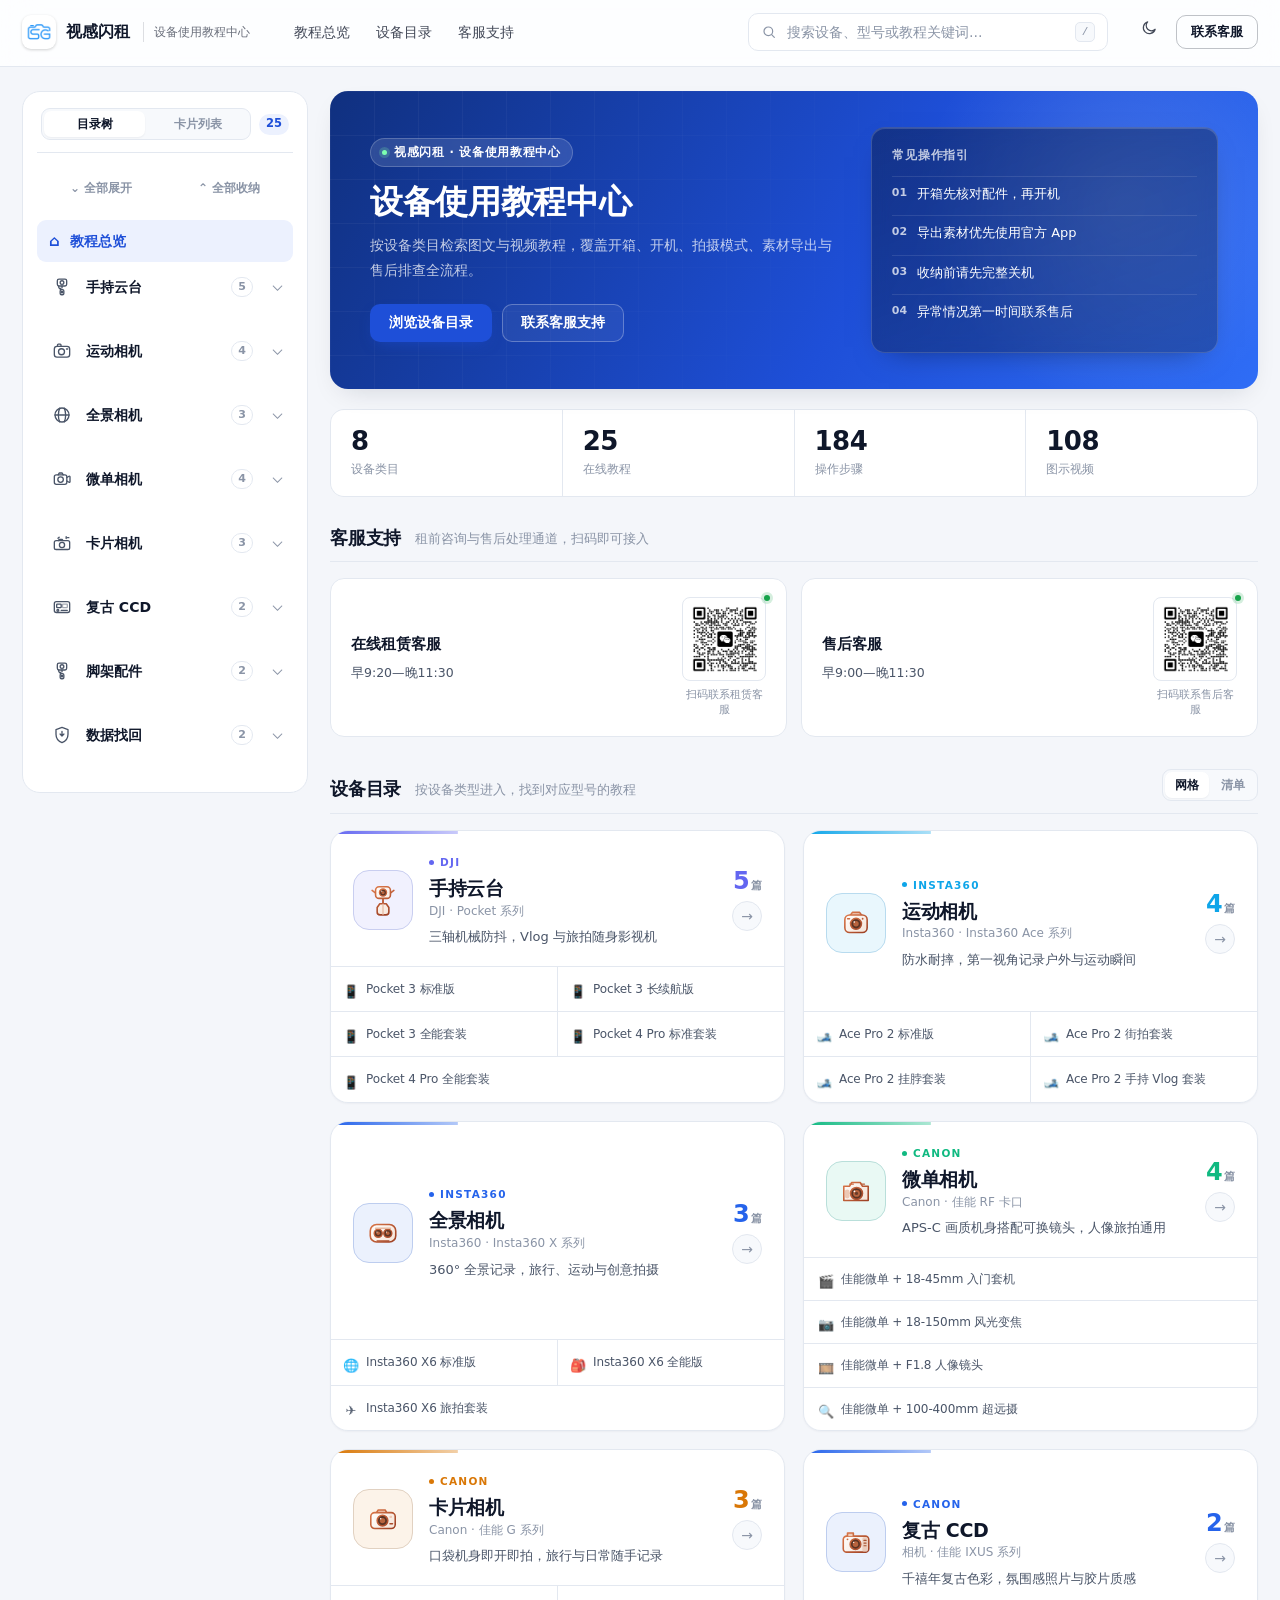
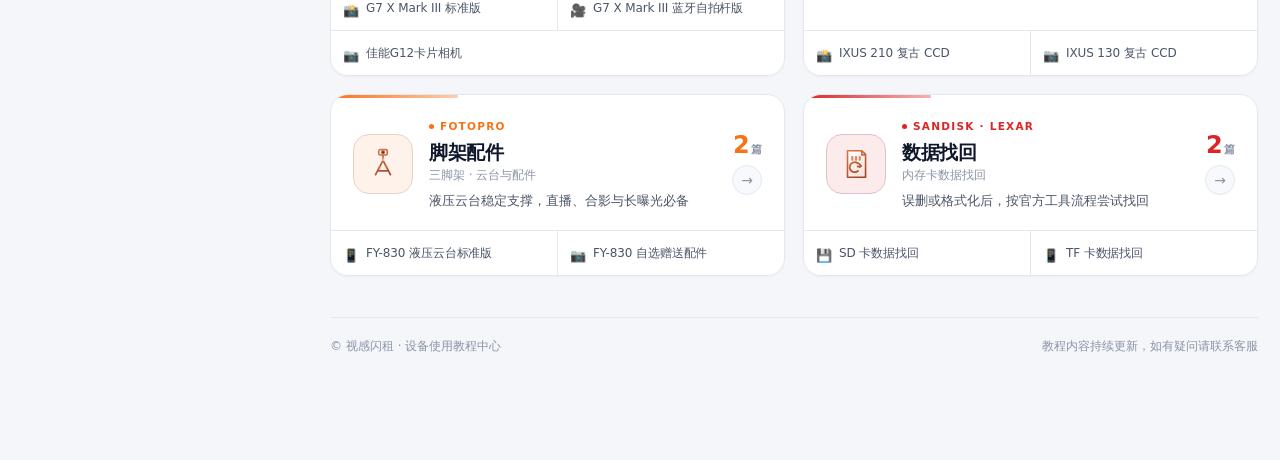
<file: index.html>
<!DOCTYPE html>
<html lang="zh-CN" data-theme="light">
<head>
  <meta charset="UTF-8" />
  <meta name="viewport" content="width=device-width, initial-scale=1, viewport-fit=cover" />
  <title>视感闪租 · 设备使用教程中心</title>
  <meta name="description" content="视感闪租设备使用教程中心：按设备类目检索相机、云台、运动相机、脚架与数据找回教程。" />
  <link rel="stylesheet" href="css/style.css" />
</head>
<body class="variant-v1">
  <!-- 此页面由 tools/build-variants.py 生成；数据与交互统一来自 js/data.js、js/app.js -->

  <header class="topbar">
    <div class="topbar-inner">
      <button class="icon-btn menu-btn" id="menuToggle" aria-label="打开设备目录"><svg viewBox="0 0 24 24" width="18" height="18" aria-hidden="true"><path d="M4 7h16M4 12h16M4 17h16" stroke="currentColor" stroke-width="1.9" stroke-linecap="round"/></svg></button>

      <div class="brand" aria-label="视感闪租">
        <span class="brand-logo"></span>
        <span class="brand-text">视感闪租</span>
        <span class="brand-sub">设备使用教程中心</span>
      </div>

      <nav class="topnav" aria-label="主导航">
        <a class="topnav-link" href="#home" data-home-link>教程总览</a>
        <a class="topnav-link" href="rental.html">设备目录</a>
        <a class="topnav-link" href="#services">客服支持</a>
      </nav>

      <label class="search search-top">
        <span class="search-icon"><svg viewBox="0 0 24 24" width="16" height="16" aria-hidden="true"><circle cx="11" cy="11" r="6.5" fill="none" stroke="currentColor" stroke-width="1.8"/><path d="M16 16l4 4" stroke="currentColor" stroke-width="1.8" stroke-linecap="round"/></svg></span>
        <input id="searchInput" type="search" placeholder="搜索设备、型号或教程关键词…" autocomplete="off" />
        <kbd class="search-kbd">/</kbd>
      </label>

      <div class="topbar-actions">
        <button class="icon-btn theme-toggle" id="themeToggle" aria-label="切换深浅主题" title="切换主题">
          <span class="theme-icon-light"><svg viewBox="0 0 24 24" width="17" height="17" aria-hidden="true"><path d="M20 14.5A8.5 8.5 0 1 1 9.5 4a6.8 6.8 0 0 0 10.5 10.5z" fill="none" stroke="currentColor" stroke-width="1.7" stroke-linejoin="round"/></svg></span>
          <span class="theme-icon-dark"><svg viewBox="0 0 24 24" width="17" height="17" aria-hidden="true"><circle cx="12" cy="12" r="4" fill="none" stroke="currentColor" stroke-width="1.7"/><path d="M12 2v2.5M12 19.5V22M2 12h2.5M19.5 12H22M4.9 4.9l1.8 1.8M17.3 17.3l1.8 1.8M19.1 4.9l-1.8 1.8M6.7 17.3l-1.8 1.8" stroke="currentColor" stroke-width="1.7" stroke-linecap="round"/></svg></span>
        </button>
        <button class="btn-help" type="button" data-scroll="#services">联系客服</button>
      </div>
    </div>
    <div class="scroll-progress" id="scrollProgress"></div>
  </header>

  <div class="layout">

    <aside class="sidebar" id="sidebar">
      <div class="sidebar-mobile-head">
        <span>设备目录</span>
        <button type="button" class="sidebar-close" id="sidebarClose" aria-label="关闭目录">×</button>
      </div>
      <div class="sidebar-head">
        <div class="tree-mode-switch" role="tablist" aria-label="目录显示方式">
          <button class="tree-mode-btn active" type="button" data-view="tree" role="tab" aria-selected="true">目录树</button>
          <button class="tree-mode-btn" type="button" data-view="list" role="tab" aria-selected="false">卡片列表</button>
        </div>
        <span class="badge" id="resultCount">0</span>
      </div>
      <div class="category-bar" id="categoryBar" data-mode="tree"></div>
      <div class="card-list" id="cardList"></div>
    </aside>

    <main class="content" id="content">
      <section class="home" id="home" hidden>
        <section class="hero">
          <div class="hero-main">
            <span class="eyebrow" id="homeKicker">视感闪租</span>
            <h1 class="home-title" id="homeTitle">设备使用教程中心</h1>
            <p class="home-subtitle" id="homeSubtitle">选择下方目录，快速查看对应设备的使用教程</p>
            <div class="hero-actions">
              <a class="btn btn-primary" href="rental.html">浏览设备目录</a>
              <a class="btn btn-outline" href="#services">联系客服支持</a>
            </div>
          </div>
          <div class="hero-panel" aria-label="教程数据概览">
            <div class="hero-panel-title">常见操作指引</div>
            <ol class="hero-tips">
              <li>开箱先核对配件，再开机</li>
              <li>导出素材优先使用官方 App</li>
              <li>收纳前请先完整关机</li>
              <li>异常情况第一时间联系售后</li>
            </ol>
          </div>
        </section>

        <section class="stat-row" id="statRow" aria-label="教程数据统计"></section>

        <section class="block" id="services">
          <div class="block-head">
            <h2 class="block-title">客服支持</h2>
            <p class="block-desc">租前咨询与售后处理通道，扫码即可接入</p>
          </div>
          <div class="home-services" id="homeServices"></div>
        </section>

        <section class="block" id="categories">
          <div class="block-head">
            <h2 class="block-title">设备目录</h2>
            <p class="block-desc">按设备类型进入，找到对应型号的教程</p>
            <div class="block-tools">
              <button class="seg-btn active" type="button" data-home-layout="grid">网格</button>
              <button class="seg-btn" type="button" data-home-layout="table">清单</button>
            </div>
          </div>
          <div class="home-grid" id="homeGrid"></div>
        </section>
      </section>

      <div class="empty" id="empty">
        <div class="empty-icon">◎</div>
        <h2>请从左侧选择设备</h2>
        <p>选中任意设备即可查看对应的完整使用教程</p>
      </div>
      <article class="detail" id="detail" hidden></article>

      <footer class="site-foot">
        <span>© 视感闪租 · 设备使用教程中心</span>
        <span>教程内容持续更新，如有疑问请联系客服</span>
      </footer>
    </main>

  </div>

  <div class="mask" id="mask"></div>
  <div class="toast" id="toast"><span class="toast-dot"></span><span class="toast-text"></span></div>
  <button class="to-top" id="toTop" aria-label="回到顶部" title="回到顶部">
    <svg viewBox="0 0 24 24" width="18" height="18" aria-hidden="true"><path d="M12 19V5m0 0l-6 6m6-6l6 6" fill="none" stroke="currentColor" stroke-width="2" stroke-linecap="round" stroke-linejoin="round"/></svg>
  </button>
  <div class="page-loader" id="pageLoader"><span></span></div>

  <script>
    /* 首帧主题：避免深浅主题闪烁 */
    (function () {
      try {
        var t = localStorage.getItem("tutorial-site-theme");
        var d = window.matchMedia && window.matchMedia("(prefers-color-scheme: dark)").matches;
        document.documentElement.dataset.theme = t || (d ? "dark" : "light");
      } catch (e) {}
    })();
  </script>
  <script src="js/illustrations.js"></script>
  <script src="js/data.js"></script>
  <script src="js/app.js"></script>
</body>
</html>
</file>
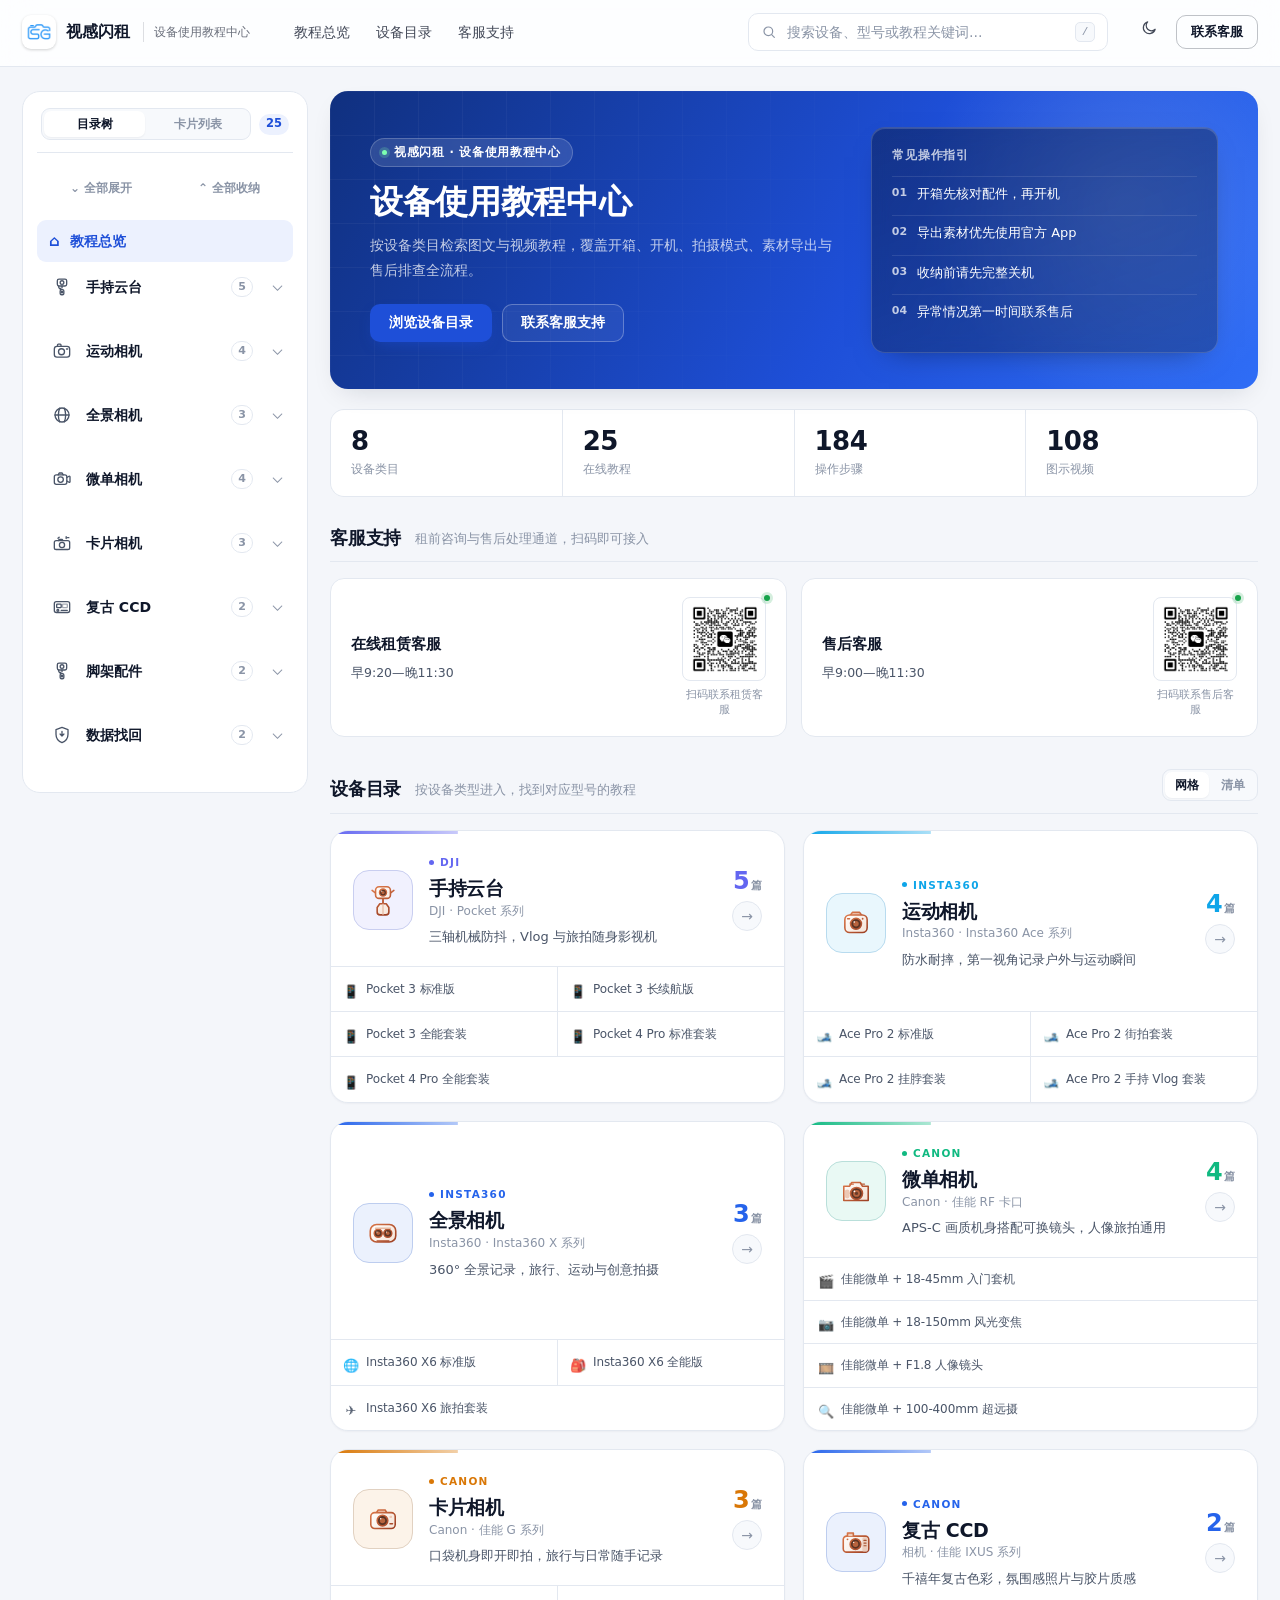
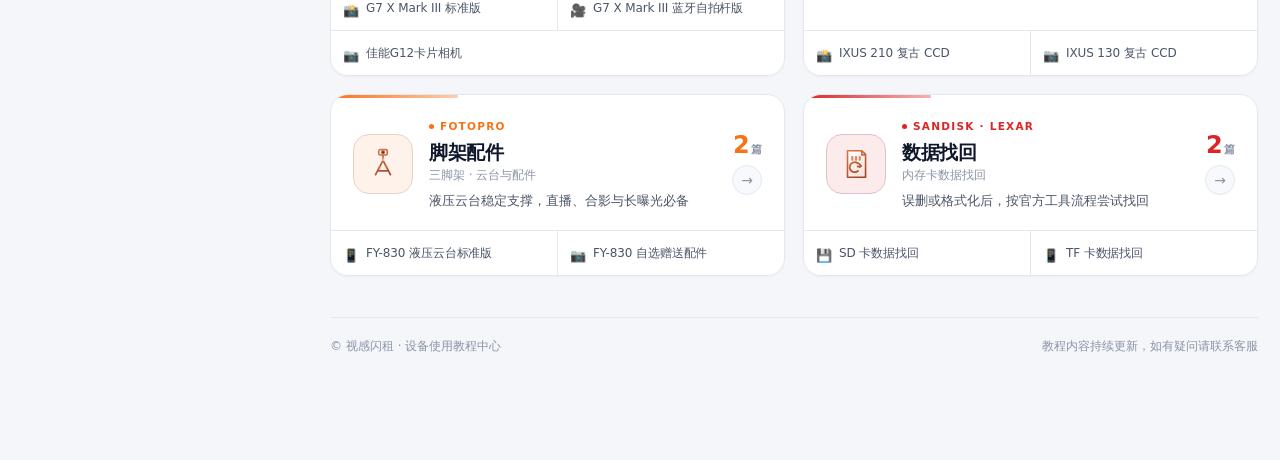
<file: variants/v1-professional/index.html>
<!DOCTYPE html>
<html lang="zh-CN" data-theme="light">
<head>
  <meta charset="UTF-8" />
  <meta name="viewport" content="width=device-width, initial-scale=1, viewport-fit=cover" />
  <title>视感闪租 · 设备使用教程中心</title>
  <meta name="description" content="视感闪租设备使用教程中心：按设备类目检索相机、云台、运动相机、脚架与数据找回教程。" />
  <link rel="stylesheet" href="css/style.css" />
</head>
<body class="variant-v1">
  <!-- 此页面由 tools/build-variants.py 生成；数据与交互统一来自 js/data.js、js/app.js -->

  <header class="topbar">
    <div class="topbar-inner">
      <button class="icon-btn menu-btn" id="menuToggle" aria-label="打开设备目录"><svg viewBox="0 0 24 24" width="18" height="18" aria-hidden="true"><path d="M4 7h16M4 12h16M4 17h16" stroke="currentColor" stroke-width="1.9" stroke-linecap="round"/></svg></button>

      <div class="brand" aria-label="视感闪租">
        <span class="brand-logo"></span>
        <span class="brand-text">视感闪租</span>
        <span class="brand-sub">设备使用教程中心</span>
      </div>

      <nav class="topnav" aria-label="主导航">
        <a class="topnav-link" href="#home" data-home-link>教程总览</a>
        <a class="topnav-link" href="../../rental.html">设备目录</a>
        <a class="topnav-link" href="#services">客服支持</a>
      </nav>

      <label class="search search-top">
        <span class="search-icon"><svg viewBox="0 0 24 24" width="16" height="16" aria-hidden="true"><circle cx="11" cy="11" r="6.5" fill="none" stroke="currentColor" stroke-width="1.8"/><path d="M16 16l4 4" stroke="currentColor" stroke-width="1.8" stroke-linecap="round"/></svg></span>
        <input id="searchInput" type="search" placeholder="搜索设备、型号或教程关键词…" autocomplete="off" />
        <kbd class="search-kbd">/</kbd>
      </label>

      <div class="topbar-actions">
        <button class="icon-btn theme-toggle" id="themeToggle" aria-label="切换深浅主题" title="切换主题">
          <span class="theme-icon-light"><svg viewBox="0 0 24 24" width="17" height="17" aria-hidden="true"><path d="M20 14.5A8.5 8.5 0 1 1 9.5 4a6.8 6.8 0 0 0 10.5 10.5z" fill="none" stroke="currentColor" stroke-width="1.7" stroke-linejoin="round"/></svg></span>
          <span class="theme-icon-dark"><svg viewBox="0 0 24 24" width="17" height="17" aria-hidden="true"><circle cx="12" cy="12" r="4" fill="none" stroke="currentColor" stroke-width="1.7"/><path d="M12 2v2.5M12 19.5V22M2 12h2.5M19.5 12H22M4.9 4.9l1.8 1.8M17.3 17.3l1.8 1.8M19.1 4.9l-1.8 1.8M6.7 17.3l-1.8 1.8" stroke="currentColor" stroke-width="1.7" stroke-linecap="round"/></svg></span>
        </button>
        <button class="btn-help" type="button" data-scroll="#services">联系客服</button>
      </div>
    </div>
    <div class="scroll-progress" id="scrollProgress"></div>
  </header>

  <div class="layout">

    <aside class="sidebar" id="sidebar">
      <div class="sidebar-mobile-head">
        <span>设备目录</span>
        <button type="button" class="sidebar-close" id="sidebarClose" aria-label="关闭目录">×</button>
      </div>
      <div class="sidebar-head">
        <div class="tree-mode-switch" role="tablist" aria-label="目录显示方式">
          <button class="tree-mode-btn active" type="button" data-view="tree" role="tab" aria-selected="true">目录树</button>
          <button class="tree-mode-btn" type="button" data-view="list" role="tab" aria-selected="false">卡片列表</button>
        </div>
        <span class="badge" id="resultCount">0</span>
      </div>
      <div class="category-bar" id="categoryBar" data-mode="tree"></div>
      <div class="card-list" id="cardList"></div>
    </aside>

    <main class="content" id="content">
      <section class="home" id="home" hidden>
        <section class="hero">
          <div class="hero-main">
            <span class="eyebrow" id="homeKicker">视感闪租</span>
            <h1 class="home-title" id="homeTitle">设备使用教程中心</h1>
            <p class="home-subtitle" id="homeSubtitle">选择下方目录，快速查看对应设备的使用教程</p>
            <div class="hero-actions">
              <a class="btn btn-primary" href="../../rental.html">浏览设备目录</a>
              <a class="btn btn-outline" href="#services">联系客服支持</a>
            </div>
          </div>
          <div class="hero-panel" aria-label="教程数据概览">
            <div class="hero-panel-title">常见操作指引</div>
            <ol class="hero-tips">
              <li>开箱先核对配件，再开机</li>
              <li>导出素材优先使用官方 App</li>
              <li>收纳前请先完整关机</li>
              <li>异常情况第一时间联系售后</li>
            </ol>
          </div>
        </section>

        <section class="stat-row" id="statRow" aria-label="教程数据统计"></section>

        <section class="block" id="services">
          <div class="block-head">
            <h2 class="block-title">客服支持</h2>
            <p class="block-desc">租前咨询与售后处理通道，扫码即可接入</p>
          </div>
          <div class="home-services" id="homeServices"></div>
        </section>

        <section class="block" id="categories">
          <div class="block-head">
            <h2 class="block-title">设备目录</h2>
            <p class="block-desc">按设备类型进入，找到对应型号的教程</p>
            <div class="block-tools">
              <button class="seg-btn active" type="button" data-home-layout="grid">网格</button>
              <button class="seg-btn" type="button" data-home-layout="table">清单</button>
            </div>
          </div>
          <div class="home-grid" id="homeGrid"></div>
        </section>
      </section>

      <div class="empty" id="empty">
        <div class="empty-icon">◎</div>
        <h2>请从左侧选择设备</h2>
        <p>选中任意设备即可查看对应的完整使用教程</p>
      </div>
      <article class="detail" id="detail" hidden></article>

      <footer class="site-foot">
        <span>© 视感闪租 · 设备使用教程中心</span>
        <span>教程内容持续更新，如有疑问请联系客服</span>
      </footer>
    </main>

  </div>

  <div class="mask" id="mask"></div>
  <div class="toast" id="toast"><span class="toast-dot"></span><span class="toast-text"></span></div>
  <button class="to-top" id="toTop" aria-label="回到顶部" title="回到顶部">
    <svg viewBox="0 0 24 24" width="18" height="18" aria-hidden="true"><path d="M12 19V5m0 0l-6 6m6-6l6 6" fill="none" stroke="currentColor" stroke-width="2" stroke-linecap="round" stroke-linejoin="round"/></svg>
  </button>
  <div class="page-loader" id="pageLoader"><span></span></div>

  <script>
    /* 首帧主题：避免深浅主题闪烁 */
    (function () {
      try {
        var t = localStorage.getItem("tutorial-site-theme");
        var d = window.matchMedia && window.matchMedia("(prefers-color-scheme: dark)").matches;
        document.documentElement.dataset.theme = t || (d ? "dark" : "light");
      } catch (e) {}
    })();
  </script>
  <script src="js/illustrations.js"></script>
  <script src="js/data.js"></script>
  <script src="js/app.js"></script>
</body>
</html>
</file>
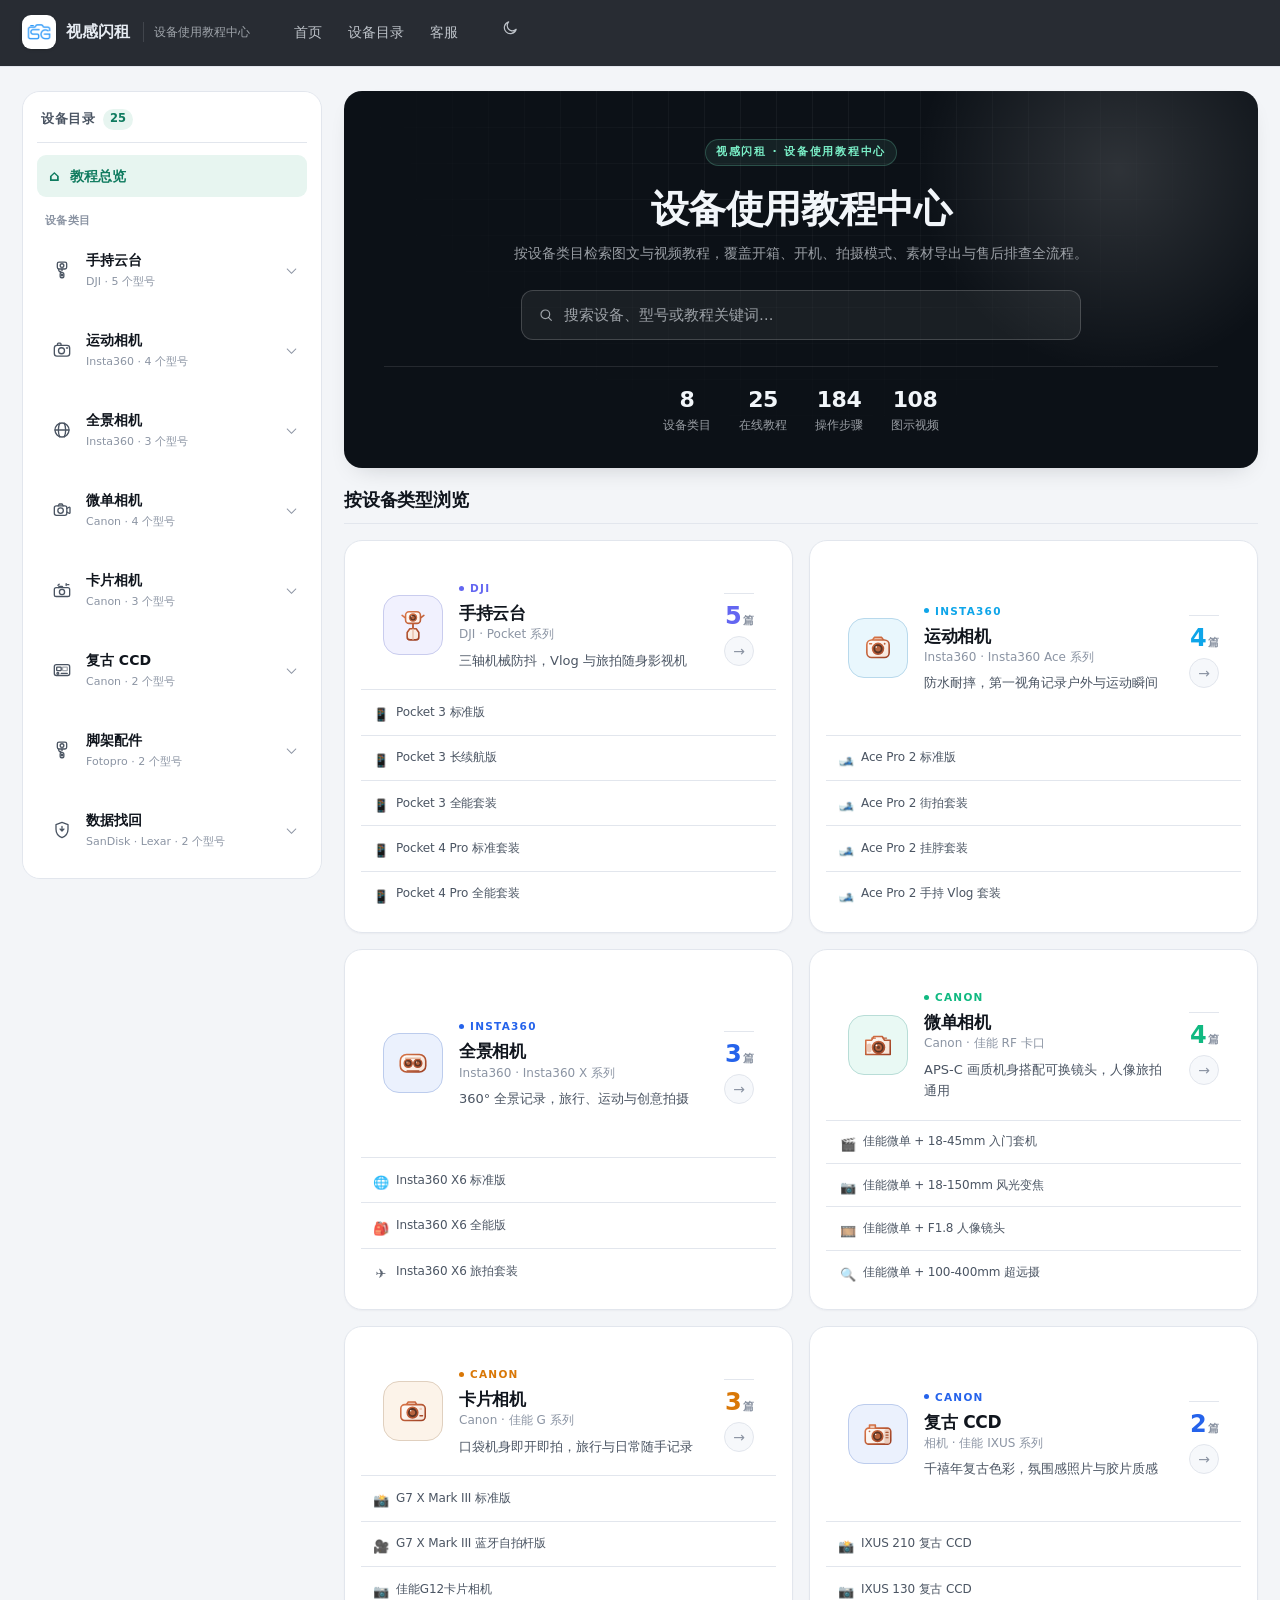
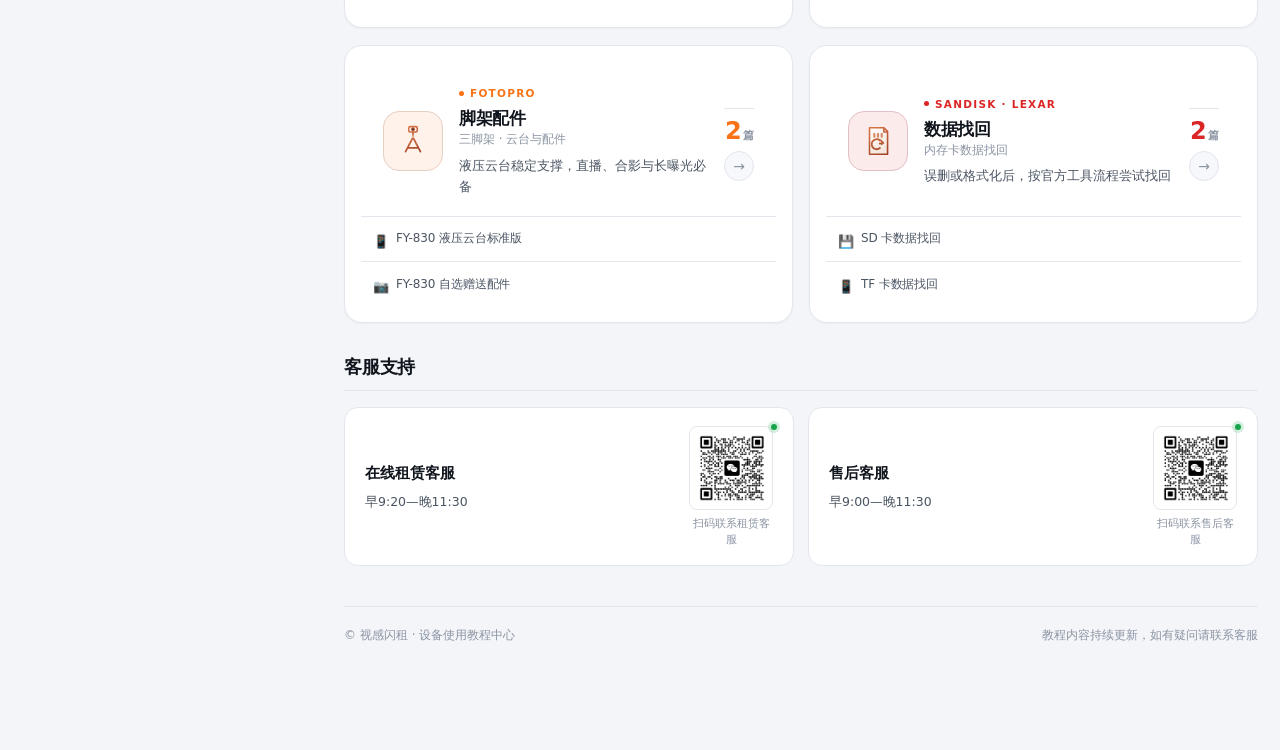
<file: variants/v2-dark-lite/index.html>
<!DOCTYPE html>
<html lang="zh-CN" data-theme="light">
<head>
  <meta charset="UTF-8" />
  <meta name="viewport" content="width=device-width, initial-scale=1, viewport-fit=cover" />
  <title>视感闪租 · 教程工作台</title>
  <meta name="description" content="视感闪租设备使用教程中心：按设备类目检索相机、云台、运动相机、脚架与数据找回教程。" />
  <link rel="stylesheet" href="css/style.css" />
</head>
<body class="variant-v2">
  <!-- 此页面由 tools/build-variants.py 生成；数据与交互统一来自 js/data.js、js/app.js -->

  <header class="topbar">
    <div class="topbar-inner">
      <button class="icon-btn menu-btn" id="menuToggle" aria-label="打开设备目录"><svg viewBox="0 0 24 24" width="18" height="18" aria-hidden="true"><path d="M4 7h16M4 12h16M4 17h16" stroke="currentColor" stroke-width="1.9" stroke-linecap="round"/></svg></button>

      <div class="brand" aria-label="视感闪租">
        <span class="brand-logo"></span>
        <span class="brand-text">视感闪租</span>
        <span class="brand-sub">教程工作台</span>
      </div>

      <nav class="topnav" aria-label="主导航">
        <a class="topnav-link" href="#home" data-home-link>首页</a>
        <a class="topnav-link" href="../../rental.html">设备目录</a>
        <a class="topnav-link" href="#services">客服</a>
      </nav>

      <div class="topbar-actions">
        <button class="icon-btn theme-toggle" id="themeToggle" aria-label="切换深浅主题" title="切换主题">
          <span class="theme-icon-light"><svg viewBox="0 0 24 24" width="17" height="17" aria-hidden="true"><path d="M20 14.5A8.5 8.5 0 1 1 9.5 4a6.8 6.8 0 0 0 10.5 10.5z" fill="none" stroke="currentColor" stroke-width="1.7" stroke-linejoin="round"/></svg></span>
          <span class="theme-icon-dark"><svg viewBox="0 0 24 24" width="17" height="17" aria-hidden="true"><circle cx="12" cy="12" r="4" fill="none" stroke="currentColor" stroke-width="1.7"/><path d="M12 2v2.5M12 19.5V22M2 12h2.5M19.5 12H22M4.9 4.9l1.8 1.8M17.3 17.3l1.8 1.8M19.1 4.9l-1.8 1.8M6.7 17.3l-1.8 1.8" stroke="currentColor" stroke-width="1.7" stroke-linecap="round"/></svg></span>
        </button>
      </div>
    </div>
    <div class="scroll-progress" id="scrollProgress"></div>
  </header>

  <div class="layout">

    <aside class="sidebar" id="sidebar">
      <div class="sidebar-mobile-head">
        <span>设备目录</span>
        <button type="button" class="sidebar-close" id="sidebarClose" aria-label="关闭目录">×</button>
      </div>
      <div class="sidebar-head">
        <span class="sidebar-title">设备目录</span>
        <span class="badge" id="resultCount">0</span>
      </div>
      <div class="category-bar" id="categoryBar" data-mode="list"></div>
      <div class="card-list" id="cardList"></div>
    </aside>

    <main class="content" id="content">
      <section class="home" id="home" hidden>
        <section class="hero">
          <div class="hero-brand" id="homeKicker">视感闪租</div>
          <h1 class="home-title" id="homeTitle">搜索你的设备</h1>
          <p class="home-subtitle" id="homeSubtitle">输入型号或关键词，直接定位教程</p>
          <label class="search search-hero">
            <span class="search-icon"><svg viewBox="0 0 24 24" width="16" height="16" aria-hidden="true"><circle cx="11" cy="11" r="6.5" fill="none" stroke="currentColor" stroke-width="1.8"/><path d="M16 16l4 4" stroke="currentColor" stroke-width="1.8" stroke-linecap="round"/></svg></span>
            <input id="searchInput" type="search" placeholder="搜索设备、型号或教程关键词…" autocomplete="off" />
          </label>
          <div class="hero-meta" id="statRow"></div>
        </section>

        <section class="block" id="categories">
          <div class="block-head">
            <h2 class="block-title">按设备类型浏览</h2>
          </div>
          <div class="home-grid" id="homeGrid"></div>
        </section>

        <section class="block" id="services">
          <div class="block-head">
            <h2 class="block-title">客服支持</h2>
          </div>
          <div class="home-services" id="homeServices"></div>
        </section>
      </section>

      <div class="empty" id="empty">
        <div class="empty-icon">◎</div>
        <h2>请从左侧选择设备</h2>
        <p>选中任意设备即可查看对应的完整使用教程</p>
      </div>
      <article class="detail" id="detail" hidden></article>

      <footer class="site-foot">
        <span>© 视感闪租 · 设备使用教程中心</span>
        <span>教程内容持续更新，如有疑问请联系客服</span>
      </footer>
    </main>

  </div>

  <div class="mask" id="mask"></div>
  <div class="toast" id="toast"><span class="toast-dot"></span><span class="toast-text"></span></div>
  <button class="to-top" id="toTop" aria-label="回到顶部" title="回到顶部">
    <svg viewBox="0 0 24 24" width="18" height="18" aria-hidden="true"><path d="M12 19V5m0 0l-6 6m6-6l6 6" fill="none" stroke="currentColor" stroke-width="2" stroke-linecap="round" stroke-linejoin="round"/></svg>
  </button>
  <div class="page-loader" id="pageLoader"><span></span></div>

  <script>
    /* 首帧主题：避免深浅主题闪烁 */
    (function () {
      try {
        var t = localStorage.getItem("tutorial-site-theme");
        var d = window.matchMedia && window.matchMedia("(prefers-color-scheme: dark)").matches;
        document.documentElement.dataset.theme = t || (d ? "dark" : "light");
      } catch (e) {}
    })();
  </script>
  <script src="js/illustrations.js"></script>
  <script src="js/data.js"></script>
  <script src="js/app.js"></script>
</body>
</html>
</file>
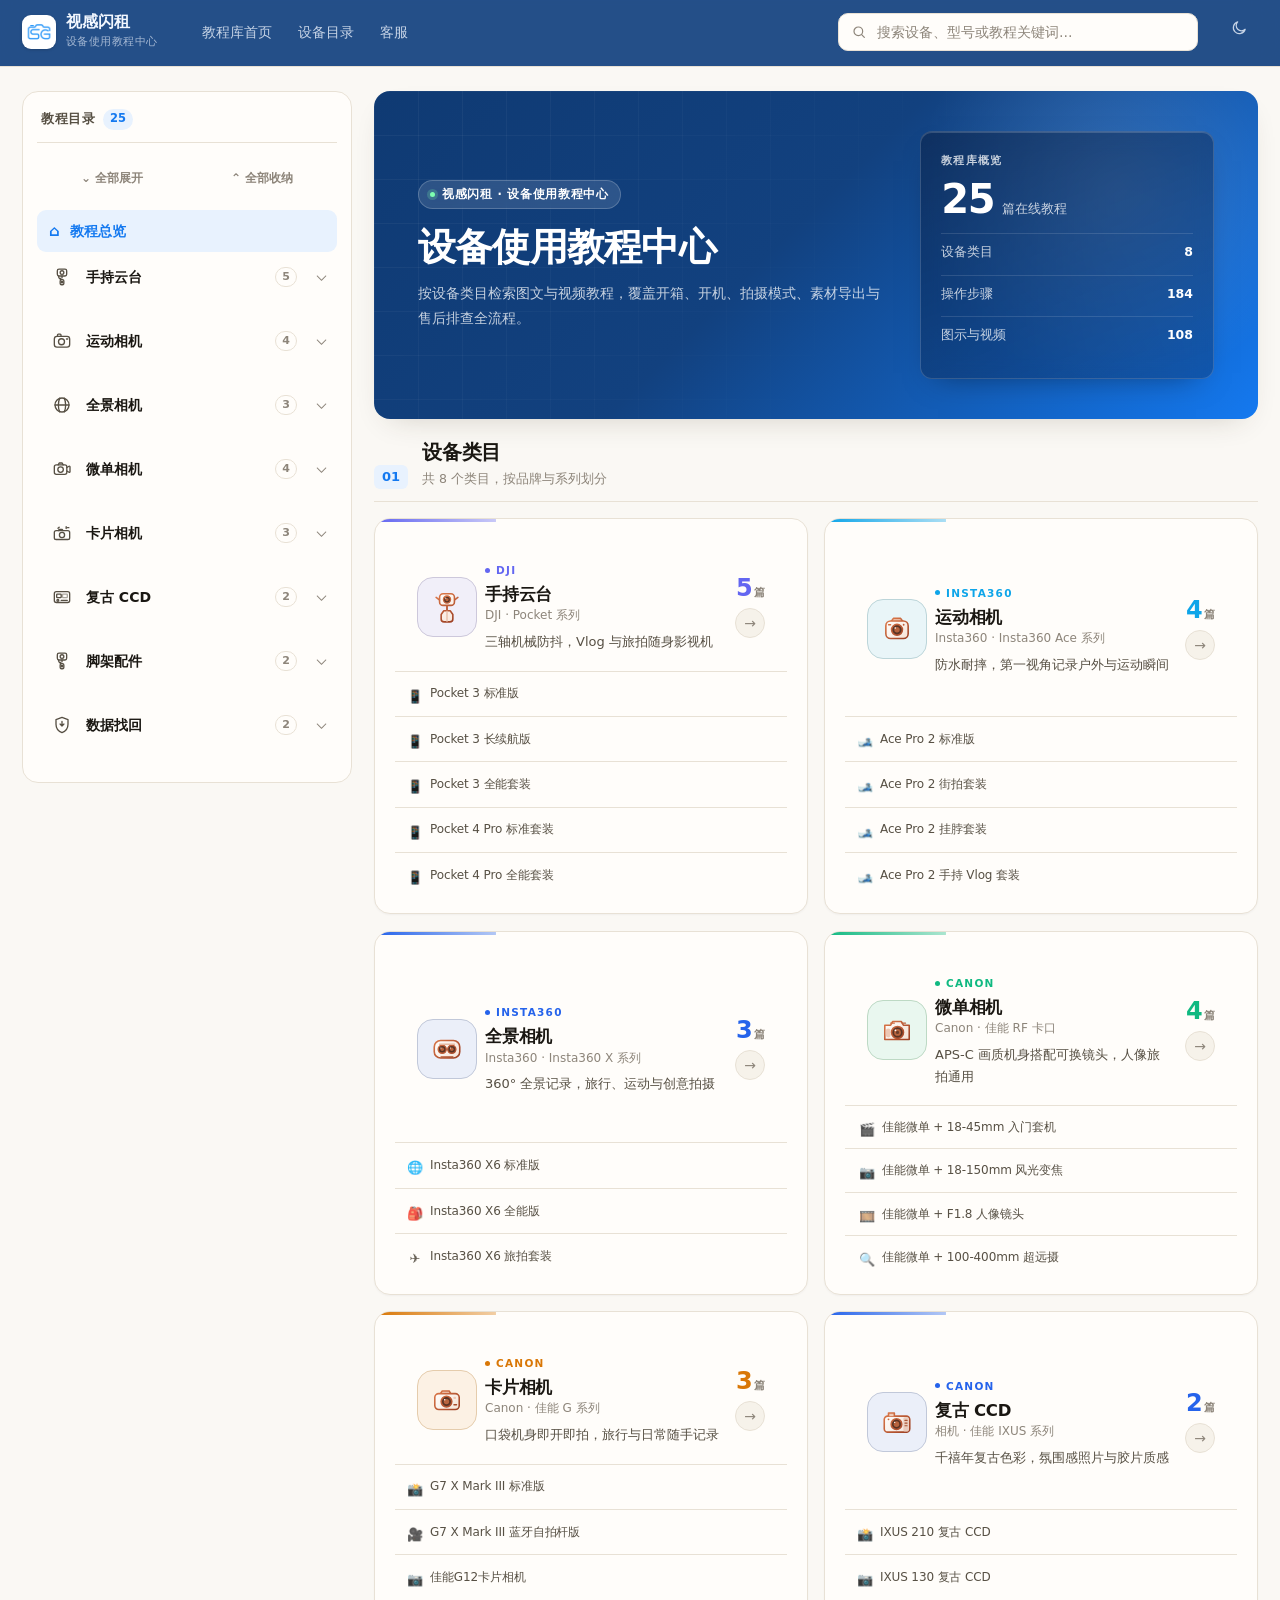
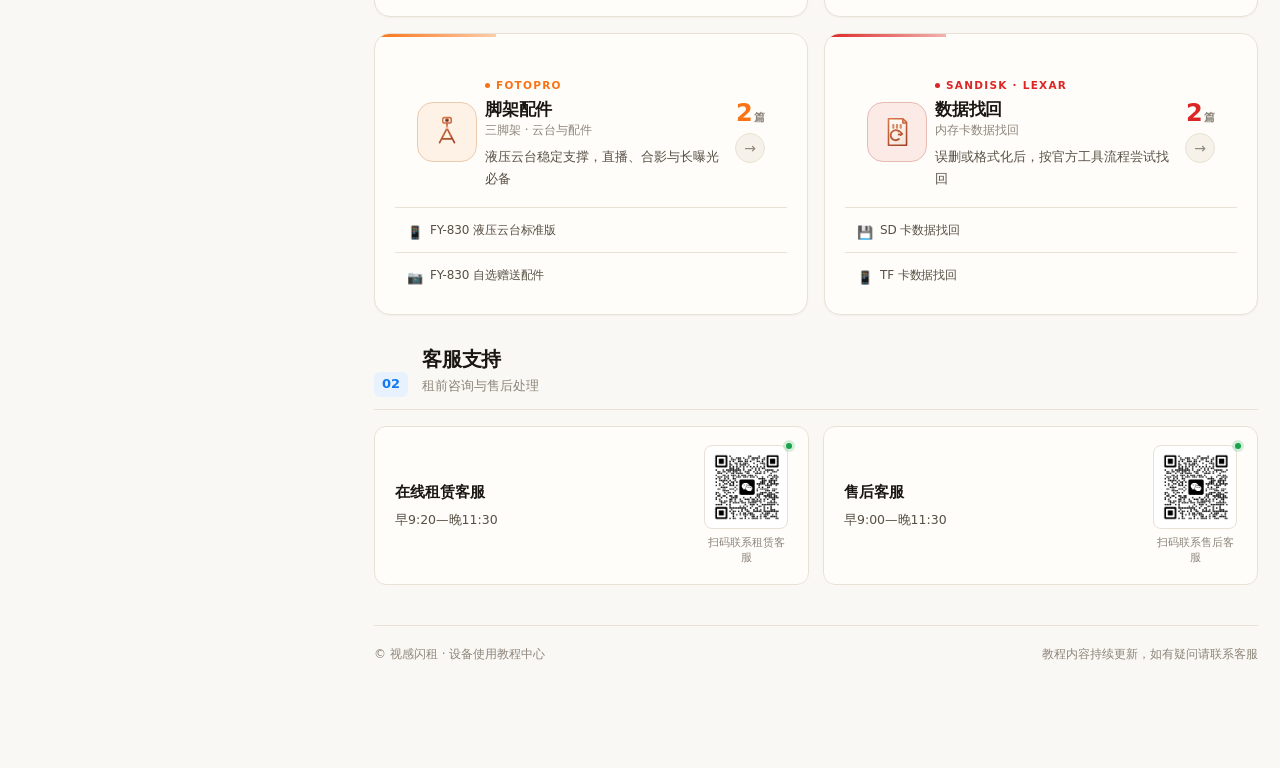
<file: variants/v3-editorial/index.html>
<!DOCTYPE html>
<html lang="zh-CN" data-theme="light">
<head>
  <meta charset="UTF-8" />
  <meta name="viewport" content="width=device-width, initial-scale=1, viewport-fit=cover" />
  <title>视感闪租 · 设备使用教程库</title>
  <meta name="description" content="视感闪租设备使用教程中心：按设备类目检索相机、云台、运动相机、脚架与数据找回教程。" />
  <link rel="stylesheet" href="css/style.css" />
</head>
<body class="variant-v3">
  <!-- 此页面由 tools/build-variants.py 生成；数据与交互统一来自 js/data.js、js/app.js -->

  <header class="topbar">
    <div class="topbar-inner">
      <button class="icon-btn menu-btn" id="menuToggle" aria-label="打开设备目录"><svg viewBox="0 0 24 24" width="18" height="18" aria-hidden="true"><path d="M4 7h16M4 12h16M4 17h16" stroke="currentColor" stroke-width="1.9" stroke-linecap="round"/></svg></button>

      <div class="brand" aria-label="视感闪租">
        <span class="brand-logo"></span>
        <span class="brand-lockup">
          <span class="brand-text">视感闪租</span>
          <span class="brand-sub">设备使用教程库</span>
        </span>
      </div>

      <nav class="topnav" aria-label="主导航">
        <a class="topnav-link" href="#home" data-home-link>教程库首页</a>
        <a class="topnav-link" href="../../rental.html">设备目录</a>
        <a class="topnav-link" href="#services">客服</a>
      </nav>

      <label class="search search-top">
        <span class="search-icon"><svg viewBox="0 0 24 24" width="16" height="16" aria-hidden="true"><circle cx="11" cy="11" r="6.5" fill="none" stroke="currentColor" stroke-width="1.8"/><path d="M16 16l4 4" stroke="currentColor" stroke-width="1.8" stroke-linecap="round"/></svg></span>
        <input id="searchInput" type="search" placeholder="搜索设备、型号或教程关键词…" autocomplete="off" />
      </label>

      <div class="topbar-actions">
        <button class="icon-btn theme-toggle" id="themeToggle" aria-label="切换深浅主题" title="切换主题">
          <span class="theme-icon-light"><svg viewBox="0 0 24 24" width="17" height="17" aria-hidden="true"><path d="M20 14.5A8.5 8.5 0 1 1 9.5 4a6.8 6.8 0 0 0 10.5 10.5z" fill="none" stroke="currentColor" stroke-width="1.7" stroke-linejoin="round"/></svg></span>
          <span class="theme-icon-dark"><svg viewBox="0 0 24 24" width="17" height="17" aria-hidden="true"><circle cx="12" cy="12" r="4" fill="none" stroke="currentColor" stroke-width="1.7"/><path d="M12 2v2.5M12 19.5V22M2 12h2.5M19.5 12H22M4.9 4.9l1.8 1.8M17.3 17.3l1.8 1.8M19.1 4.9l-1.8 1.8M6.7 17.3l-1.8 1.8" stroke="currentColor" stroke-width="1.7" stroke-linecap="round"/></svg></span>
        </button>
      </div>
    </div>
    <div class="scroll-progress" id="scrollProgress"></div>
  </header>

  <div class="layout">

    <aside class="sidebar" id="sidebar">
      <div class="sidebar-mobile-head">
        <span>教程目录</span>
        <button type="button" class="sidebar-close" id="sidebarClose" aria-label="关闭目录">×</button>
      </div>
      <div class="sidebar-head">
        <span class="sidebar-title">教程目录</span>
        <span class="badge" id="resultCount">0</span>
      </div>
      <div class="category-bar" id="categoryBar" data-mode="tree"></div>
      <div class="card-list" id="cardList"></div>
    </aside>

    <main class="content" id="content">
      <section class="home" id="home" hidden>
        <section class="hero">
          <div class="hero-main">
            <span class="eyebrow" id="homeKicker">视感闪租</span>
            <h1 class="home-title" id="homeTitle">设备使用教程库</h1>
            <p class="home-subtitle" id="homeSubtitle">选择下方目录，快速查看对应设备的使用教程</p>
          </div>
          <aside class="hero-aside" id="heroAside" aria-label="教程数据"></aside>
        </section>

        <section class="block" id="categories">
          <div class="block-head">
            <span class="block-index">01</span>
            <div>
              <h2 class="block-title">设备类目</h2>
              <p class="block-desc">共 8 个类目，按品牌与系列划分</p>
            </div>
          </div>
          <div class="home-grid" id="homeGrid"></div>
        </section>

        <section class="block" id="services">
          <div class="block-head">
            <span class="block-index">02</span>
            <div>
              <h2 class="block-title">客服支持</h2>
              <p class="block-desc">租前咨询与售后处理</p>
            </div>
          </div>
          <div class="home-services" id="homeServices"></div>
        </section>
      </section>

      <div class="empty" id="empty">
        <div class="empty-icon">◎</div>
        <h2>请从左侧选择设备</h2>
        <p>选中任意设备即可查看对应的完整使用教程</p>
      </div>
      <article class="detail" id="detail" hidden></article>

      <footer class="site-foot">
        <span>© 视感闪租 · 设备使用教程中心</span>
        <span>教程内容持续更新，如有疑问请联系客服</span>
      </footer>
    </main>

  </div>

  <div class="mask" id="mask"></div>
  <div class="toast" id="toast"><span class="toast-dot"></span><span class="toast-text"></span></div>
  <button class="to-top" id="toTop" aria-label="回到顶部" title="回到顶部">
    <svg viewBox="0 0 24 24" width="18" height="18" aria-hidden="true"><path d="M12 19V5m0 0l-6 6m6-6l6 6" fill="none" stroke="currentColor" stroke-width="2" stroke-linecap="round" stroke-linejoin="round"/></svg>
  </button>
  <div class="page-loader" id="pageLoader"><span></span></div>

  <script>
    /* 首帧主题：避免深浅主题闪烁 */
    (function () {
      try {
        var t = localStorage.getItem("tutorial-site-theme");
        var d = window.matchMedia && window.matchMedia("(prefers-color-scheme: dark)").matches;
        document.documentElement.dataset.theme = t || (d ? "dark" : "light");
      } catch (e) {}
    })();
  </script>
  <script src="js/illustrations.js"></script>
  <script src="js/data.js"></script>
  <script src="js/app.js"></script>
</body>
</html>
</file>
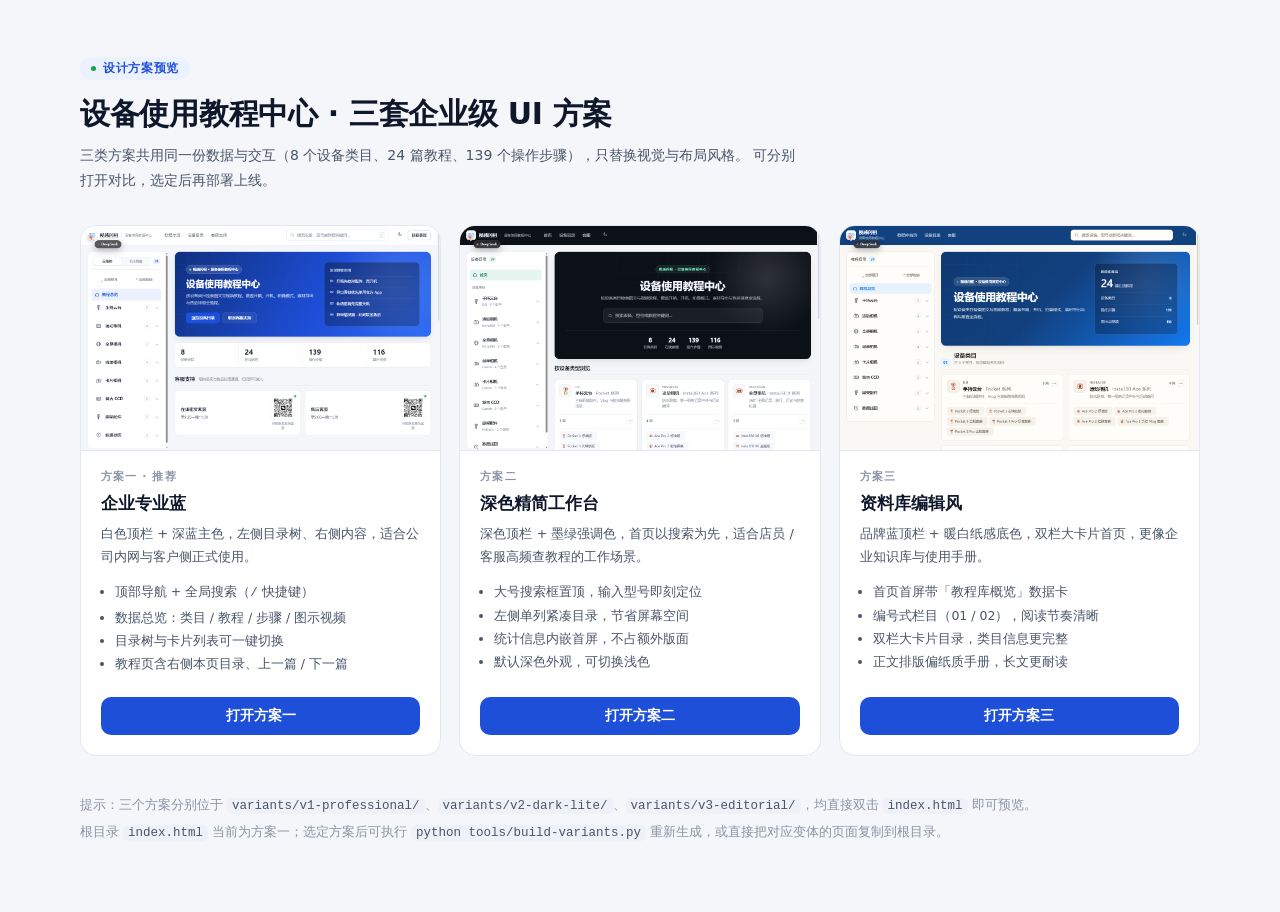
<file: preview.html>
<!DOCTYPE html>
<html lang="zh-CN">
<head>
  <meta charset="UTF-8" />
  <meta name="viewport" content="width=device-width, initial-scale=1, viewport-fit=cover" />
  <title>设计方案预览 · 视感闪租设备使用教程中心</title>
  <style>
    :root {
      --ink: #0f172a; --ink-2: #4a5568; --muted: #8a94a6;
      --line: #e3e8f0; --bg: #f4f6fa; --card: #fff; --primary: #1e4fd8;
    }
    * { box-sizing: border-box; }
    body {
      margin: 0; min-height: 100vh; padding: 56px 24px 72px;
      font-family: "Inter", "PingFang SC", "Microsoft YaHei", system-ui, sans-serif;
      color: var(--ink); background: var(--bg); -webkit-font-smoothing: antialiased;
    }
    header { max-width: 1120px; margin: 0 auto 32px; }
    .kicker {
      display: inline-flex; align-items: center; gap: 7px; padding: 4px 11px;
      font-size: 11.5px; font-weight: 600; letter-spacing: .06em; color: var(--primary);
      background: #ecf1fe; border-radius: 99px;
    }
    .kicker::before { content: ""; width: 5px; height: 5px; border-radius: 50%; background: #16a34a; }
    h1 { margin: 14px 0 8px; font-size: 30px; letter-spacing: -.01em; }
    p.lead { margin: 0; max-width: 720px; color: var(--ink-2); font-size: 14px; line-height: 1.8; }
    .grid { max-width: 1120px; margin: 0 auto; display: grid; grid-template-columns: repeat(3, minmax(0, 1fr)); gap: 18px; }
    .card {
      display: flex; flex-direction: column; overflow: hidden;
      background: var(--card); border: 1px solid var(--line); border-radius: 16px;
      transition: transform .25s cubic-bezier(.22,.61,.36,1), box-shadow .3s, border-color .2s;
    }
    .card:hover { transform: translateY(-4px); border-color: #cfd8e5; box-shadow: 0 24px 48px -24px rgba(15,23,42,.28); }
    .thumb { aspect-ratio: 16 / 10; overflow: hidden; background: #eef2f8; border-bottom: 1px solid var(--line); }
    .thumb img { width: 100%; height: 100%; object-fit: cover; object-position: top left; display: block; transition: transform .5s cubic-bezier(.22,.61,.36,1); }
    .card:hover .thumb img { transform: scale(1.03); }
    .body { flex: 1; display: flex; flex-direction: column; gap: 8px; padding: 18px 20px 20px; }
    .tag { font-size: 11px; font-weight: 700; letter-spacing: .1em; text-transform: uppercase; color: var(--muted); }
    h2 { margin: 0; font-size: 17px; }
    .desc { margin: 0; font-size: 13px; line-height: 1.75; color: var(--ink-2); }
    ul { margin: 4px 0 0; padding-left: 1.1em; font-size: 12.5px; line-height: 1.85; color: var(--ink-2); }
    .actions { display: flex; gap: 8px; margin-top: auto; padding-top: 14px; }
    a.btn {
      flex: 1; display: inline-flex; align-items: center; justify-content: center; height: 38px;
      font-size: 13.5px; font-weight: 600; border-radius: 10px; text-decoration: none;
      transition: background .2s, border-color .2s, color .2s;
    }
    .primary { color: #fff; background: var(--primary); }
    .primary:hover { background: #1a44bd; }
    .ghost { color: var(--ink-2); background: #fff; border: 1px solid var(--line); }
    .ghost:hover { color: var(--primary); border-color: var(--primary); }
    footer { max-width: 1120px; margin: 36px auto 0; font-size: 12.5px; line-height: 2; color: var(--muted); }
    footer code { padding: 1px 5px; background: #eef2f8; border-radius: 5px; color: var(--ink-2); }
    @media (max-width: 980px) { .grid { grid-template-columns: 1fr; } }

    /* 回到顶部（与主站一致） */
    .to-top {
      position: fixed; right: 24px; bottom: 28px; z-index: 90;
      width: 46px; height: 46px; display: grid; place-items: center;
      color: var(--primary); background: rgba(255,255,255,.92);
      border: 1px solid var(--line); border-radius: 14px;
      box-shadow: 0 10px 26px -12px rgba(15,23,42,.35), 0 2px 6px -2px rgba(15,23,42,.12);
      backdrop-filter: blur(10px) saturate(150%);
      opacity: 0; visibility: hidden; transform: translateY(12px) scale(.96);
      transition: opacity .28s cubic-bezier(.22,.61,.36,1), transform .28s cubic-bezier(.22,.61,.36,1),
                  visibility .28s, color .2s, border-color .2s, background .2s;
    }
    .to-top.show { opacity: 1; visibility: visible; transform: none; }
    .to-top:hover { color: #fff; background: var(--primary); border-color: var(--primary); transform: translateY(-3px); }
    .to-top:active { transform: translateY(-1px) scale(.97); }
    .to-top:focus-visible { outline: 2px solid var(--primary); outline-offset: 3px; }
    .to-top svg { transition: transform .25s cubic-bezier(.22,.61,.36,1); }
    .to-top:hover svg { transform: translateY(-2px); }
    .to-top::after {
      content: "回到顶部"; position: absolute; right: calc(100% + 10px); top: 50%;
      transform: translateY(-50%) translateX(6px); padding: 5px 10px;
      font-size: 12px; font-weight: 600; white-space: nowrap; color: #fff;
      background: rgba(15,23,42,.86); border-radius: 7px; opacity: 0; pointer-events: none;
      transition: opacity .2s, transform .2s cubic-bezier(.22,.61,.36,1);
    }
    .to-top:hover::after, .to-top:focus-visible::after { opacity: 1; transform: translateY(-50%) translateX(0); }
    @media (max-width: 600px) {
      .to-top { right: 14px; bottom: 16px; width: 42px; height: 42px; border-radius: 12px; }
      .to-top::after { display: none; }
    }
  </style>
</head>
<body>

  <header>
    <span class="kicker">设计方案预览</span>
    <h1>设备使用教程中心 · 三套企业级 UI 方案</h1>
    <p class="lead">
      三类方案共用同一份数据与交互（8 个设备类目、24 篇教程、139 个操作步骤），只替换视觉与布局风格。
      可分别打开对比，选定后再部署上线。
    </p>
  </header>

  <div class="grid">

    <article class="card">
      <div class="thumb"><img src="_screenshots/方案一-企业专业蓝-首页.png" alt="方案一：企业专业蓝 首页" /></div>
      <div class="body">
        <span class="tag">方案一 · 推荐</span>
        <h2>企业专业蓝</h2>
        <p class="desc">白色顶栏 + 深蓝主色，左侧目录树、右侧内容，适合公司内网与客户侧正式使用。</p>
        <ul>
          <li>顶部导航 + 全局搜索（<code>/</code> 快捷键）</li>
          <li>数据总览：类目 / 教程 / 步骤 / 图示视频</li>
          <li>目录树与卡片列表可一键切换</li>
          <li>教程页含右侧本页目录、上一篇 / 下一篇</li>
        </ul>
        <div class="actions">
          <a class="btn primary" href="variants/v1-professional/index.html">打开方案一</a>
        </div>
      </div>
    </article>

    <article class="card">
      <div class="thumb"><img src="_screenshots/方案二-深色工作台-首页.png" alt="方案二：深色精简工作台 首页" /></div>
      <div class="body">
        <span class="tag">方案二</span>
        <h2>深色精简工作台</h2>
        <p class="desc">深色顶栏 + 墨绿强调色，首页以搜索为先，适合店员 / 客服高频查教程的工作场景。</p>
        <ul>
          <li>大号搜索框置顶，输入型号即刻定位</li>
          <li>左侧单列紧凑目录，节省屏幕空间</li>
          <li>统计信息内嵌首屏，不占额外版面</li>
          <li>默认深色外观，可切换浅色</li>
        </ul>
        <div class="actions">
          <a class="btn primary" href="variants/v2-dark-lite/index.html">打开方案二</a>
        </div>
      </div>
    </article>

    <article class="card">
      <div class="thumb"><img src="_screenshots/方案三-资料库编辑风-首页.png" alt="方案三：资料库编辑风 首页" /></div>
      <div class="body">
        <span class="tag">方案三</span>
        <h2>资料库编辑风</h2>
        <p class="desc">品牌蓝顶栏 + 暖白纸感底色，双栏大卡片首页，更像企业知识库与使用手册。</p>
        <ul>
          <li>首页首屏带「教程库概览」数据卡</li>
          <li>编号式栏目（01 / 02），阅读节奏清晰</li>
          <li>双栏大卡片目录，类目信息更完整</li>
          <li>正文排版偏纸质手册，长文更耐读</li>
        </ul>
        <div class="actions">
          <a class="btn primary" href="variants/v3-editorial/index.html">打开方案三</a>
        </div>
      </div>
    </article>

  </div>

  <footer>
    <div>提示：三个方案分别位于 <code>variants/v1-professional/</code>、<code>variants/v2-dark-lite/</code>、<code>variants/v3-editorial/</code>，均直接双击 <code>index.html</code> 即可预览。</div>
    <div>根目录 <code>index.html</code> 当前为方案一；选定方案后可执行 <code>python tools/build-variants.py</code> 重新生成，或直接把对应变体的页面复制到根目录。</div>
  </footer>


  <button class="to-top" id="toTop" aria-label="回到顶部" title="回到顶部">
    <svg viewBox="0 0 24 24" width="20" height="20" aria-hidden="true"><path d="M12 19V5m0 0l-6 6m6-6l6 6" fill="none" stroke="currentColor" stroke-width="2" stroke-linecap="round" stroke-linejoin="round"/></svg>
  </button>

  <script>
    /* 回到顶部：滚动超过 420px 出现，点击平滑回到本页顶部 */
    (function () {
      var btn = document.getElementById("toTop");
      if (!btn) return;
      var ticking = false;
      function sync() {
        var max = document.documentElement.scrollHeight - window.innerHeight;
        btn.classList.toggle("show", window.scrollY > Math.min(420, max * 0.33));
        ticking = false;
      }
      window.addEventListener("scroll", function () {
        if (ticking) return;
        ticking = true;
        requestAnimationFrame(sync);
      }, { passive: true });
      btn.addEventListener("click", function () {
        var reduce = window.matchMedia && window.matchMedia("(prefers-reduced-motion: reduce)").matches;
        window.scrollTo({ top: 0, behavior: reduce ? "auto" : "smooth" });
      });
      sync();
    })();
  </script>
</body>
</html>
</file>
<file: css/style.css>
/* ============================================================
   【样式层】css/style.css  —— 企业级 UI（三个版本共用结构）
   目录：
   0. 版本主题变量（v1 企业专业蓝 / v2 深色工作台 / v3 资料库编辑风）
   1. 基础重置与排版
   2. 顶栏导航
   3. 主体布局 / 侧栏目录
   4. 首页各区块（Hero / 数据 / 客服 / 类目卡片）
   5. 教程详情（面包屑 / Hero / 步骤 / 页内目录 / 翻页）
   6. 内容块（提示 / 表格 / 代码 / 图片视频）
   7. 按钮 / 弹层 / 提示 / 加载
   8. 动画与显现
   9. 响应式
   ============================================================ */

/* ---------- 0. 基础设计令牌（三版共用） ---------- */
:root {
  --font: "Inter", "PingFang SC", "HarmonyOS Sans SC", "Microsoft YaHei", "Segoe UI", system-ui, sans-serif;
  --font-num: "Inter", "SF Pro Display", "Segoe UI", system-ui, sans-serif;

  --radius-xs: 6px;
  --radius-sm: 10px;
  --radius: 14px;
  --radius-lg: 18px;

  --sidebar-w: 320px;
  --topbar-h: 64px;
  --content-max: 1180px;
  --gap: 28px;

  --ease: cubic-bezier(.22, .61, .36, 1);
  --ease-out: cubic-bezier(.16, 1, .3, 1);
  --dur: .28s;

  --ok: #16a34a;
  --warn: #d97706;
  --danger: #dc2626;
}

/* ===== 版本一：企业专业蓝（蓝灰白，沉稳可信） ===== */
.variant-v1 {
  --bg: #f4f6fa;
  --bg-elev: #ffffff;
  --surface: #ffffff;
  --surface-2: #f7f9fc;
  --surface-3: #eef2f8;
  --text: #0f172a;
  --text-2: #4a5568;
  --text-3: #8a94a6;
  --border: #e3e8f0;
  --border-strong: #cfd8e5;
  --primary: #1e4fd8;
  --primary-hover: #1a44bd;
  --primary-soft: #ecf1fe;
  --primary-ink: #ffffff;
  --accent-2: #0f766e;
  --topbar-bg: rgba(255, 255, 255, .92);
  --topbar-text: #0f172a;
  --side-bg: #ffffff;
  --ring: 0 0 0 3px rgba(30, 79, 216, .16);
  --shadow-xs: 0 1px 2px rgba(15, 23, 42, .05);
  --shadow-sm: 0 1px 3px rgba(15, 23, 42, .06), 0 1px 2px rgba(15, 23, 42, .04);
  --shadow-md: 0 10px 28px -12px rgba(15, 23, 42, .18);
  --shadow-lg: 0 24px 60px -24px rgba(15, 23, 42, .28);
  --hero-bg: linear-gradient(120deg, #10307f 0%, #1e4fd8 58%, #2f6df6 100%);
  --hero-ink: #ffffff;
  --hero-ink-2: rgba(255, 255, 255, .74);
}

:is(.variant-v1[data-theme="dark"],
    [data-theme="dark"] .variant-v1) {
  --bg: #0b0f17;
  --bg-elev: #111725;
  --surface: #111725;
  --surface-2: #161e2e;
  --surface-3: #1c263a;
  --text: #e8eefb;
  --text-2: #a3aec3;
  --text-3: #6b778d;
  --border: #223049;
  --border-strong: #2f4160;
  --primary: #6d95ff;
  --primary-hover: #86a8ff;
  --primary-soft: #1a2743;
  --primary-ink: #ffffff;
  --topbar-bg: rgba(13, 18, 28, .9);
  --topbar-text: #e8eefb;
  --side-bg: #0e141f;
  --ring: 0 0 0 3px rgba(109, 149, 255, .22);
  --shadow-sm: 0 1px 3px rgba(0, 0, 0, .4);
  --shadow-md: 0 12px 30px -12px rgba(0, 0, 0, .7);
  --shadow-lg: 0 28px 70px -26px rgba(0, 0, 0, .85);
  --hero-bg: linear-gradient(120deg, #0d1c40 0%, #12295e 58%, #17366f 100%);
}

/* ===== 版本二：深色精简工作台（深色外壳 + 浅色内容） ===== */
.variant-v2 {
  --bg: #f3f5f8;
  --bg-elev: #ffffff;
  --surface: #ffffff;
  --surface-2: #f6f8fb;
  --surface-3: #eaedf3;
  --text: #10151d;
  --text-2: #4b5563;
  --text-3: #8b94a3;
  --border: #e2e6ed;
  --border-strong: #ccd3de;
  --primary: #0f7b5f;
  --primary-hover: #0b6850;
  --primary-soft: #e7f5f0;
  --primary-ink: #ffffff;
  --accent-2: #1f2937;
  --topbar-bg: #0c1117;
  --topbar-text: #e7ecf3;
  --side-bg: #ffffff;
  --ring: 0 0 0 3px rgba(15, 123, 95, .18);
  --shadow-sm: 0 1px 2px rgba(16, 21, 29, .06);
  --shadow-md: 0 10px 26px -14px rgba(16, 21, 29, .24);
  --shadow-lg: 0 26px 60px -26px rgba(16, 21, 29, .36);
  --hero-bg: #0c1117;
  --hero-ink: #f2f6fa;
  --hero-ink-2: rgba(231, 236, 243, .64);
  --sidebar-w: 300px;
}

:is(.variant-v2[data-theme="dark"],
    [data-theme="dark"] .variant-v2) {
  --bg: #080b10;
  --bg-elev: #0e131a;
  --surface: #0e131a;
  --surface-2: #131923;
  --surface-3: #1a2230;
  --text: #e9eef6;
  --text-2: #9ea9ba;
  --text-3: #68748a;
  --border: #1d2634;
  --border-strong: #2a3547;
  --primary: #2ec59a;
  --primary-hover: #4bd6ad;
  --primary-soft: #0f2a25;
  --primary-ink: #04120e;
  --topbar-bg: #05080c;
  --topbar-text: #e9eef6;
  --side-bg: #0a0f15;
  --ring: 0 0 0 3px rgba(46, 197, 154, .24);
  --shadow-sm: 0 1px 2px rgba(0, 0, 0, .5);
  --shadow-md: 0 12px 30px -14px rgba(0, 0, 0, .8);
  --hero-bg: #05080c;
}

/* ===== 版本三：资料库编辑风（品牌蓝 + 暖白纸感） ===== */
.variant-v3 {
  --bg: #faf8f4;
  --bg-elev: #fffdfa;
  --surface: #fffdfa;
  --surface-2: #f6f2ea;
  --surface-3: #ede7db;
  --text: #1a1712;
  --text-2: #575044;
  --text-3: #8d857a;
  --border: #e8e1d5;
  --border-strong: #d6ccbc;
  --primary: #1479f0;
  --primary-hover: #0f63cc;
  --primary-soft: #e8f2fe;
  --primary-ink: #ffffff;
  --accent-2: #c2410c;
  --topbar-bg: #12417f;
  --topbar-text: #f3f8ff;
  --side-bg: #fffdfa;
  --ring: 0 0 0 3px rgba(20, 121, 240, .18);
  --shadow-sm: 0 1px 2px rgba(60, 46, 24, .06);
  --shadow-md: 0 12px 30px -16px rgba(60, 46, 24, .24);
  --shadow-lg: 0 28px 64px -28px rgba(60, 46, 24, .32);
  --hero-bg: linear-gradient(135deg, #0f3a73 0%, #12417f 46%, #1479f0 100%);
  --hero-ink: #ffffff;
  --hero-ink-2: rgba(255, 255, 255, .76);
  --radius: 12px;
  --radius-lg: 16px;
  --sidebar-w: 330px;
}

:is(.variant-v3[data-theme="dark"],
    [data-theme="dark"] .variant-v3) {
  --bg: #14120f;
  --bg-elev: #1a1714;
  --surface: #1a1714;
  --surface-2: #211d19;
  --surface-3: #292420;
  --text: #f3ede3;
  --text-2: #b8b0a3;
  --text-3: #857c70;
  --border: #2e2924;
  --border-strong: #403931;
  --primary: #5aa8ff;
  --primary-hover: #7cbcff;
  --primary-soft: #16263d;
  --primary-ink: #06152a;
  --topbar-bg: #16294a;
  --topbar-text: #eef5ff;
  --side-bg: #17140f;
  --shadow-sm: 0 1px 2px rgba(0, 0, 0, .5);
  --shadow-md: 0 12px 30px -14px rgba(0, 0, 0, .8);
  --hero-bg: linear-gradient(135deg, #0b2447 0%, #123566 46%, #1654a3 100%);
}

/* ---------- 1. 基础重置与排版 ---------- */
* { box-sizing: border-box; }

html { -webkit-text-size-adjust: 100%; scroll-behavior: smooth; }

body {
  margin: 0;
  min-height: 100vh;
  font-family: var(--font);
  font-size: 15px;
  line-height: 1.72;
  color: var(--text);
  background: var(--bg);
  transition: background var(--dur) var(--ease), color var(--dur) var(--ease);
  -webkit-font-smoothing: antialiased;
  text-rendering: optimizeLegibility;
}

h1, h2, h3, h4, p, ul, ol, figure, blockquote { margin: 0; }
ul, ol { padding-left: 1.35em; }
li { margin: 5px 0; }
button { font: inherit; cursor: pointer; border: none; background: none; color: inherit; }
img { max-width: 100%; display: block; }
a { color: var(--primary); text-decoration: none; transition: color .2s var(--ease); }
a:hover { color: var(--primary-hover); }
code, kbd { font-family: ui-monospace, SFMono-Regular, Consolas, "Courier New", monospace; font-size: .92em; }
strong { font-weight: 700; color: var(--text); }
::selection { background: var(--primary-soft); color: var(--text); }

:focus-visible { outline: 2px solid var(--primary); outline-offset: 2px; border-radius: 4px; }

::-webkit-scrollbar { width: 10px; height: 10px; }
::-webkit-scrollbar-track { background: transparent; }
::-webkit-scrollbar-thumb { background: var(--border-strong); border-radius: 99px; border: 3px solid var(--bg); }
::-webkit-scrollbar-thumb:hover { background: var(--text-3); }

/* ---------- 2. 顶栏 ---------- */
.topbar {
  position: sticky;
  top: 0;
  z-index: 60;
  background: var(--topbar-bg);
  color: var(--topbar-text);
  border-bottom: 1px solid var(--border);
  backdrop-filter: saturate(160%) blur(14px);
  -webkit-backdrop-filter: saturate(160%) blur(14px);
  transition: box-shadow .3s var(--ease), background var(--dur) var(--ease);
}
body.is-scrolled .topbar { box-shadow: var(--shadow-md); }

.topbar-inner {
  max-width: calc(var(--content-max) + var(--sidebar-w) + var(--gap) + 64px);
  margin: 0 auto;
  height: var(--topbar-h);
  padding: 0 32px;
  display: flex;
  align-items: center;
  gap: 18px;
}

.icon-btn {
  width: 38px; height: 38px;
  flex: 0 0 38px;
  display: grid; place-items: center;
  border-radius: var(--radius-sm);
  color: var(--topbar-text);
  opacity: .78;
  transition: background .2s var(--ease), opacity .2s var(--ease), transform .2s var(--ease);
}
.icon-btn:hover { opacity: 1; background: color-mix(in srgb, var(--topbar-text) 10%, transparent); }
.icon-btn:active { transform: scale(.94); }
.menu-btn { display: none; }

.brand {
  display: flex; align-items: center; gap: 10px;
  flex: 0 0 auto;
  color: var(--topbar-text);
  user-select: none;
  -webkit-user-select: none;
}
.brand-logo {
  width: 34px; height: 34px;
  flex: 0 0 34px;
  display: grid; place-items: center;
  overflow: hidden;
  border-radius: 9px;
  background: #fff;
  font-size: 18px;
  box-shadow: 0 1px 3px rgba(0, 0, 0, .18);
}
.brand-logo img {
  width: 84%;
  height: 84%;
  object-fit: contain;
}
.brand-text { font-size: 16px; font-weight: 700; letter-spacing: .01em; line-height: 1.2; }
.brand-sub {
  font-size: 12px;
  font-weight: 500;
  opacity: .62;
  padding-left: 10px;
  margin-left: 2px;
  border-left: 1px solid color-mix(in srgb, var(--topbar-text) 22%, transparent);
  white-space: nowrap;
}
.brand-lockup { display: flex; flex-direction: column; gap: 1px; }
.brand-lockup .brand-sub { padding-left: 0; margin-left: 0; border-left: 0; font-size: 11px; letter-spacing: .04em; }

.topnav { display: flex; align-items: center; gap: 2px; margin-left: 14px; }
.topnav-link {
  position: relative;
  padding: 7px 12px;
  font-size: 14px;
  font-weight: 500;
  color: inherit;
  opacity: .78;
  border-radius: var(--radius-xs);
  transition: opacity .2s var(--ease), background .2s var(--ease);
}
.topnav-link::after {
  content: "";
  position: absolute;
  left: 12px; right: 12px; bottom: 2px;
  height: 2px;
  border-radius: 2px;
  background: currentColor;
  transform: scaleX(0);
  transform-origin: left;
  transition: transform .3s var(--ease-out);
}
.topnav-link:hover { opacity: 1; background: color-mix(in srgb, var(--topbar-text) 7%, transparent); }
.topnav-link:hover::after { transform: scaleX(1); }

.search {
  display: flex; align-items: center; gap: 8px;
  padding: 0 12px;
  height: 38px;
  background: var(--surface);
  border: 1px solid var(--border);
  border-radius: var(--radius-sm);
  color: var(--text);
  transition: border-color .2s var(--ease), box-shadow .2s var(--ease), background .2s var(--ease);
  cursor: text;
}
.search-top { flex: 1 1 auto; min-width: 140px; max-width: 360px; margin-left: auto; }
.search:hover { border-color: var(--border-strong); }
.search:focus-within { border-color: var(--primary); box-shadow: var(--ring); }
.search-icon { display: inline-grid; place-items: center; color: var(--text-3); }
.search input {
  flex: 1; min-width: 0;
  height: 100%;
  border: none; outline: none; background: transparent;
  font: inherit; font-size: 13.5px;
  color: var(--text);
}
.search input::placeholder { color: var(--text-3); }
.search input::-webkit-search-cancel-button { -webkit-appearance: none; }
.search-kbd {
  display: grid; place-items: center;
  min-width: 20px; height: 20px;
  padding: 0 5px;
  font-size: 11px;
  color: var(--text-3);
  background: var(--surface-2);
  border: 1px solid var(--border);
  border-radius: 5px;
}

.topbar-actions { display: flex; align-items: center; gap: 8px; margin-left: 4px; }
.theme-toggle .theme-icon-dark { display: none; }
html[data-theme="dark"] .theme-toggle .theme-icon-light { display: none; }
html[data-theme="dark"] .theme-toggle .theme-icon-dark { display: grid; }

.btn-help {
  height: 34px;
  padding: 0 14px;
  font-size: 13px;
  font-weight: 600;
  color: var(--topbar-text);
  border: 1px solid color-mix(in srgb, var(--topbar-text) 26%, transparent);
  border-radius: var(--radius-sm);
  white-space: nowrap;
  transition: background .2s var(--ease), border-color .2s var(--ease);
}
.btn-help:hover { background: color-mix(in srgb, var(--topbar-text) 12%, transparent); border-color: color-mix(in srgb, var(--topbar-text) 40%, transparent); }

.scroll-progress {
  height: 2px;
  width: 0%;
  background: var(--primary);
  transition: width .1s linear;
}
.variant-v2 .scroll-progress { background: var(--primary); }
.variant-v3 .scroll-progress { background: #ffc857; }

/* ---------- 3. 主体布局 ---------- */
.layout {
  max-width: calc(var(--content-max) + var(--sidebar-w) + var(--gap) + 64px);
  margin: 0 auto;
  padding: 24px 32px 64px;
  display: flex;
  gap: var(--gap);
  align-items: flex-start;
}

.sidebar {
  width: var(--sidebar-w);
  flex: 0 0 var(--sidebar-w);
  position: sticky;
  top: calc(var(--topbar-h) + 24px);
  max-height: calc(100vh - var(--topbar-h) - 48px);
  overflow-y: auto;
  overscroll-behavior: contain;
  padding: 16px 14px 18px;
  background: var(--side-bg);
  border: 1px solid var(--border);
  border-radius: var(--radius-lg);
  scrollbar-width: thin;
}

.sidebar-mobile-head { display: none; }

.sidebar-head {
  display: flex; align-items: center; gap: 8px;
  flex-wrap: nowrap;
  padding: 0 4px 12px;
  border-bottom: 1px solid var(--border);
  margin-bottom: 12px;
}
.sidebar-title { font-weight: 700; font-size: 13px; letter-spacing: .04em; color: var(--text-2); text-transform: uppercase; }

.badge {
  min-width: 26px; height: 21px; padding: 0 7px;
  display: inline-grid; place-items: center;
  font-family: var(--font-num);
  font-size: 11.5px; font-weight: 700;
  color: var(--primary);
  background: var(--primary-soft);
  border-radius: 99px;
  transition: transform .3s var(--ease-out);
}
.badge.pop { transform: scale(1.2); }

/* 目录显示方式切换（版本一） */
.tree-mode-switch {
  display: inline-flex;
  padding: 2px;
  gap: 2px;
  background: var(--surface-2);
  border: 1px solid var(--border);
  border-radius: 9px;
  flex: 1;
}
.tree-mode-btn {
  flex: 1;
  height: 26px;
  font-size: 12px;
  font-weight: 600;
  color: var(--text-3);
  border-radius: 7px;
  transition: all .2s var(--ease);
}
.tree-mode-btn:hover { color: var(--text); }
.tree-mode-btn.active { color: var(--text); background: var(--surface); box-shadow: var(--shadow-xs); }

.group-label {
  padding: 12px 8px 6px;
  font-size: 11px;
  font-weight: 600;
  letter-spacing: .04em;
  color: var(--text-3);
}
.group-label:first-child { padding-top: 4px; }

/* ---- 目录：树形 / 列表 ---- */
.category-bar { display: flex; flex-direction: column; gap: 3px; }

.cat-home-btn {
  width: 100%;
  display: flex; align-items: center; gap: 10px;
  height: 42px;
  padding: 0 12px;
  font-size: 14px;
  font-weight: 600;
  color: var(--text-2);
  border-radius: 9px;
  transition: background .18s var(--ease), color .18s var(--ease);
}
.cat-home-btn:hover { background: var(--surface-2); color: var(--text); }
.cat-home-btn.active { color: var(--primary); background: var(--primary-soft); }
.cat-home-icon { font-size: 15px; line-height: 1; }

.cat-toolbar {
  display: flex;
  gap: 4px;
  padding: 12px 2px 10px;
  margin: 6px 0 4px;
  border-top: 1px dashed var(--border);
}
.cat-toolbar:first-child { border-top: 0; padding-top: 2px; }
.cat-tool {
  flex: 1;
  display: inline-flex; align-items: center; justify-content: center; gap: 4px;
  height: 30px;
  font-size: 12px;
  font-weight: 600;
  color: var(--text-3);
  border-radius: 7px;
  transition: all .18s var(--ease);
}
.cat-tool:hover { color: var(--primary); background: var(--primary-soft); }
.cat-tool-icon { font-size: 12px; line-height: 1; }

.cat-group { width: 100%; }
.cat-parent-row {
  display: flex; align-items: center; gap: 4px;
  border-radius: 10px;
  transition: background .18s var(--ease);
}
.cat-group.open .cat-parent-row,
.cat-parent-row:hover { background: var(--surface-2); }

.cat-btn { min-width: 0; text-align: left; }

.cat-parent {
  flex: 1 1 auto;
  display: flex; align-items: center; gap: 11px;
  min-height: 44px;
  padding: 7px 6px 7px 12px;
  font-size: 14px;
  font-weight: 600;
  color: var(--text);
  border-radius: 9px;
  transition: color .18s var(--ease), background .18s var(--ease);
}
.cat-parent:hover { color: var(--primary); }
.cat-group.open > .cat-parent-row > .cat-parent { color: var(--primary); }
.cat-parent.active { color: var(--primary); background: var(--primary-soft); }

/* 侧边目录线条图标 */
.ico-line { display: block; flex: 0 0 auto; }
.cat-parent-icon-wrap {
  width: 26px; height: 26px;
  flex: 0 0 26px;
  display: inline-grid; place-items: center;
  color: var(--text-2);
  border-radius: 7px;
  transition: color .18s var(--ease), background .18s var(--ease);
}
.cat-parent:hover .cat-parent-icon-wrap { color: var(--text); }
.cat-parent.active .cat-parent-icon-wrap { color: var(--primary); background: var(--surface); }
.cat-group.open .cat-parent-icon-wrap { color: var(--text); }
.cat-group.open .cat-parent .cat-parent-icon-wrap { color: var(--primary); }
.cat-parent-label {
  flex: 1 1 auto;
  min-width: 0;
  overflow: hidden; text-overflow: ellipsis; white-space: nowrap;
}
.cat-parent-text { flex: 1 1 auto; min-width: 0; display: flex; flex-direction: column; gap: 1px; }
.cat-parent-sub { font-size: 11px; font-weight: 500; color: var(--text-3); }
.cat-parent-count {
  flex: 0 0 auto;
  min-width: 22px; height: 20px;
  display: inline-grid; place-items: center;
  padding: 0 6px;
  font-family: var(--font-num);
  font-size: 11px; font-weight: 600;
  color: var(--text-3);
  background: var(--surface);
  border: 1px solid var(--border);
  border-radius: 99px;
}
.cat-parent.active .cat-parent-count { color: var(--primary); background: var(--surface); border-color: transparent; }

.cat-caret {
  width: 28px; height: 28px;
  flex: 0 0 28px;
  display: grid; place-items: center;
  margin-right: 2px;
  padding: 0;
  color: var(--text-3);
  background: transparent;
  border: 0;
  border-radius: 7px;
  cursor: pointer;
  transition: transform .25s var(--ease-out), color .18s var(--ease), background .18s var(--ease);
}
.cat-caret::before {
  content: "";
  width: 6px; height: 6px;
  border-right: 1.7px solid currentColor;
  border-bottom: 1.7px solid currentColor;
  transform: rotate(45deg) translate(-1px, -1px);
  transition: transform .25s var(--ease-out);
}
.cat-caret:hover,
.cat-caret:focus-visible { color: var(--primary); background: var(--surface-3); outline: none; }
.cat-caret:active { background: var(--primary-soft); }
.cat-parent-row:hover .cat-caret { color: var(--text-2); }
/* 展开状态：箭头朝上（同时兼容 .is-open 与父级 .cat-group.open） */
.cat-caret.is-open,
.cat-group.open .cat-caret { transform: rotate(180deg); color: var(--text-2); }
.cat-caret.is-open:hover,
.cat-group.open .cat-caret:hover { color: var(--primary); }

.cat-children {
  display: flex;
  flex-direction: column;
  gap: 2px;
  margin: 3px 0 8px 22px;
  padding: 3px 0 3px 12px;
  border-left: 1px solid var(--border);
  overflow: hidden;
  max-height: 0;
  opacity: 0;
  visibility: hidden;
  transform: translateY(-4px);
  transition: max-height .3s var(--ease), opacity .2s var(--ease), transform .3s var(--ease), margin .3s var(--ease), visibility 0s linear .3s;
}
.cat-group.open .cat-children {
  max-height: 460px;
  opacity: 1;
  visibility: visible;
  transform: none;
  transition-delay: 0s;
}

.cat-btn.cat-child {
  display: flex; align-items: center; gap: 9px;
  min-height: 36px;
  padding: 6px 10px;
  font-size: 13px;
  color: var(--text-2);
  border-radius: 7px;
  transition: all .16s var(--ease);
}
.cat-child-icon { flex: 0 0 20px; width: 20px; height: 20px; display: inline-grid; place-items: center; color: var(--text-3); transition: color .16s var(--ease); }
.cat-child-icon .ico-line { width: 15px; height: 15px; stroke-width: 1.5; }
.cat-btn.cat-child:hover .cat-child-icon { color: var(--text-2); }
.cat-btn.cat-child.active .cat-child-icon { color: var(--primary); }
.cat-child-label { overflow: hidden; text-overflow: ellipsis; white-space: nowrap; }
.cat-btn.cat-child:hover { color: var(--text); background: var(--surface-2); }
.cat-btn.cat-child.active { color: var(--primary); background: var(--primary-soft); font-weight: 600; }

/* ---- 卡片列表模式（只列类目） ---- */
.cat-card {
  display: flex;
  align-items: center;
  gap: 11px;
  width: 100%;
  padding: 9px 10px 9px 12px;
  text-align: left;
  color: var(--text);
  border: 1px solid transparent;
  border-radius: 11px;
  opacity: 0;
  animation: fadeUp .35s var(--ease) both;
  transition: background .18s var(--ease), border-color .18s var(--ease), box-shadow .2s var(--ease);
}
.cat-card:hover,
.cat-card:focus-visible {
  background: var(--surface);
  border-color: var(--border);
  box-shadow: var(--shadow-sm);
  outline: none;
}
.cat-card.active {
  background: var(--primary-soft);
  border-color: color-mix(in srgb, var(--primary) 26%, transparent);
}
.cat-card-icon {
  flex: 0 0 34px; width: 34px; height: 34px;
  display: grid; place-items: center;
  color: var(--text-2);
  background: var(--surface-2);
  border-radius: 9px;
  transition: color .18s var(--ease), background .18s var(--ease);
}
.cat-card:hover .cat-card-icon { color: var(--primary); }
.cat-card.active .cat-card-icon { color: var(--primary); background: var(--surface); }
.cat-card-body { flex: 1; min-width: 0; display: flex; flex-direction: column; gap: 1px; }
.cat-card-name {
  font-size: 13.5px;
  font-weight: 600;
  line-height: 1.4;
  white-space: nowrap; overflow: hidden; text-overflow: ellipsis;
}
.cat-card-meta { font-size: 11.5px; color: var(--text-3); white-space: nowrap; overflow: hidden; text-overflow: ellipsis; }
.cat-card .cat-caret { flex: 0 0 22px; width: 22px; height: 22px; pointer-events: none; transform: rotate(-90deg); }
.cat-card:hover .cat-caret { color: var(--primary); }

/* ---- 列表模式（版本二） ---- */
.variant-v2 .mode-list .cat-parent { min-height: 50px; padding: 8px 6px 8px 12px; }
.mode-list .cat-children { max-height: 520px; }
.cat-group:not(.open) .cat-children { max-height: 0; }

/* ---- 侧栏型号清单：一个型号 = 一篇教程 ---- */
.card-list { display: flex; flex-direction: column; }
.card-list:empty { display: none; }
.side-list-wrap { display: flex; flex-direction: column; gap: 6px; }
.side-list-hint {
  padding: 4px 8px 6px;
  font-size: 11.5px;
  color: var(--text-3);
}
.side-list-group { display: flex; flex-direction: column; gap: 1px; }
.side-list-group + .side-list-group { margin-top: 2px; }
.side-list-head {
  display: flex; align-items: center; gap: 8px;
  padding: 5px 8px;
  font-size: 11.5px;
  font-weight: 600;
  letter-spacing: .02em;
  color: var(--text-3);
}
.side-list-head .ico-line { width: 15px; height: 15px; stroke-width: 1.6; color: var(--text-3); }
.side-list-group.active .side-list-head { color: var(--text-2); }
.side-list-group.active .side-list-head .ico-line { color: var(--primary); }
.side-list-name { flex: 1; min-width: 0; overflow: hidden; text-overflow: ellipsis; white-space: nowrap; }
.side-list-count { font-family: var(--font-num); font-size: 10.5px; font-weight: 600; opacity: .8; }

/* 型号清单默认收起，悬停或选中时展开，避免侧栏过长 */
.side-list-group .side-item {
  display: none;
  align-items: center; gap: 9px;
  width: 100%;
  min-height: 32px;
  padding: 5px 8px 5px 32px;
  text-align: left;
  font-size: 12.5px;
  color: var(--text-2);
  border-radius: 7px;
  border-left: 2px solid transparent;
  transition: background .16s var(--ease), color .16s var(--ease), border-color .16s var(--ease);
}
.side-list-group.active .side-item,
.side-list-group:hover .side-item,
.side-list-group.open .side-item,
.side-list-group:has(.side-item.active) .side-item { display: flex; }
.side-item-dot {
  flex: 0 0 4px; width: 4px; height: 4px;
  border-radius: 50%;
  background: var(--border-strong);
  transition: background .16s var(--ease), box-shadow .16s var(--ease);
}
.side-item-label { flex: 1; min-width: 0; overflow: hidden; text-overflow: ellipsis; white-space: nowrap; }
.side-item:hover { color: var(--text); background: var(--surface-2); }
.side-item.active {
  color: var(--primary);
  font-weight: 600;
  background: var(--primary-soft);
  border-left-color: var(--primary);
}
.side-item.active .side-item-dot { background: var(--primary); box-shadow: 0 0 0 3px color-mix(in srgb, var(--primary) 18%, transparent); }

.card-group { width: 100%; }
.card-group-main {
  flex: 1 1 auto;
  display: flex; align-items: center; gap: 9px;
  min-height: 38px;
  padding: 6px 8px 6px 10px;
  text-align: left;
  font-size: 13.5px;
  font-weight: 600;
  color: var(--text);
  border-radius: 9px;
}
.card-group-main.active { color: var(--primary); }
.card-group-toggle {
  width: 26px; height: 26px;
  flex: 0 0 26px;
  display: grid; place-items: center;
  border-radius: 7px;
  color: var(--text-3);
  transition: all .18s var(--ease);
}
.card-group-toggle::before {
  content: "";
  width: 6px; height: 6px;
  border-right: 1.6px solid currentColor;
  border-bottom: 1.6px solid currentColor;
  transform: rotate(45deg) translate(-1px, -1px);
}
.card-group-toggle:hover { background: var(--surface-3); color: var(--text); }
.card-group.open .card-group-toggle { transform: rotate(180deg); }

.card-group-body {
  display: grid;
  grid-template-rows: 0fr;
  opacity: 0;
  visibility: hidden;
  margin-left: 20px;
  padding-left: 10px;
  border-left: 1px solid var(--border);
  transition: grid-template-rows .32s var(--ease), opacity .2s var(--ease), visibility 0s linear .32s, margin .3s var(--ease), padding .3s var(--ease);
}
.card-group.open .card-group-body {
  grid-template-rows: 1fr;
  opacity: 1;
  visibility: visible;
  transition-delay: 0s;
}

.card {
  position: relative;
  overflow: hidden;
  display: flex; align-items: flex-start; gap: 10px;
  width: 100%;
  padding: 10px 10px;
  text-align: left;
  background: transparent;
  border: 1px solid transparent;
  border-radius: 9px;
  opacity: 0;
  animation: cardIn .4s var(--ease) forwards;
  transition: background .18s var(--ease), border-color .18s var(--ease), box-shadow .2s var(--ease);
}
@keyframes cardIn {
  from { opacity: 0; transform: translateY(8px); }
  to   { opacity: 1; transform: none; }
}
.card:hover { background: var(--surface-2); }
.card.active {
  background: var(--primary-soft);
  border-color: color-mix(in srgb, var(--primary) 26%, transparent);
}
.card.active::before {
  content: "";
  position: absolute;
  left: 0; top: 10px; bottom: 10px;
  width: 2px;
  border-radius: 2px;
  background: var(--primary);
  animation: barIn .3s var(--ease);
}
@keyframes barIn { from { transform: scaleY(0); } to { transform: scaleY(1); } }

.card-icon {
  flex: 0 0 30px; height: 30px;
  display: grid; place-items: center;
  font-size: 15px;
  border-radius: 8px;
  background: var(--surface);
  border: 1px solid var(--border);
}
.card-icon-img { width: 22px; height: 22px; object-fit: contain; }
.card.active .card-icon { border-color: transparent; background: var(--surface); }

.card-main { flex: 1; min-width: 0; display: flex; flex-direction: column; gap: 2px; }
.card-name {
  font-size: 13px; font-weight: 600; line-height: 1.45; color: var(--text);
  display: -webkit-box; -webkit-line-clamp: 2; -webkit-box-orient: vertical; overflow: hidden;
}
.card-desc {
  font-size: 11.5px; color: var(--text-3); line-height: 1.5;
  display: -webkit-box; -webkit-line-clamp: 1; -webkit-box-orient: vertical; overflow: hidden;
}
.card-meta { display: flex; flex-wrap: wrap; gap: 4px; margin-top: 4px; }
.card-arrow {
  flex: 0 0 auto;
  display: grid; place-items: center;
  width: 20px; height: 20px;
  margin-top: 4px;
  color: var(--text-3);
  opacity: 0;
  transform: translateX(-4px);
  transition: opacity .2s var(--ease), transform .2s var(--ease);
}
.card:hover .card-arrow, .card.active .card-arrow { opacity: 1; transform: none; color: var(--primary); }

.chip {
  display: inline-flex; align-items: center; gap: 4px;
  padding: 2px 7px;
  font-size: 10.5px;
  font-weight: 600;
  line-height: 1.5;
  color: var(--text-2);
  background: var(--surface);
  border: 1px solid var(--border);
  border-radius: 99px;
  white-space: nowrap;
}
.chip-brand { color: var(--primary); background: var(--primary-soft); border-color: transparent; }
.chip-hot { color: #9a3412; background: #fff4ea; border-color: #fde0c8; }
html[data-theme="dark"] .chip-hot { color: #fdba74; background: #2c1b10; border-color: #4a2c17; }
.chip-plain { background: transparent; }

.ripple {
  position: absolute;
  border-radius: 50%;
  pointer-events: none;
  background: color-mix(in srgb, var(--primary) 20%, transparent);
  transform: scale(0);
  animation: rippleOut .6s var(--ease) forwards;
}
@keyframes rippleOut { to { transform: scale(1); opacity: 0; } }

.no-result {
  padding: 48px 16px;
  text-align: center;
  font-size: 13px;
  color: var(--text-3);
  line-height: 2;
}
.no-result-icon { display: block; font-size: 26px; margin-bottom: 8px; opacity: .5; }
.no-result span { font-size: 12px; }

/* ---------- 4. 首页 ---------- */
.content { flex: 1; min-width: 0; padding-bottom: 40px; }

.home[hidden] { display: none; }
.home:not([hidden]) { display: block; }

.hero {
  position: relative;
  overflow: hidden;
  display: grid;
  grid-template-columns: minmax(0, 1.35fr) minmax(0, 1fr);
  gap: 32px;
  align-items: center;
  padding: 36px 40px;
  margin-bottom: 20px;
  color: var(--hero-ink);
  background: var(--hero-bg);
  border-radius: var(--radius-lg);
  box-shadow: var(--shadow-md);
  animation: heroIn .6s var(--ease-out) both;
}
@keyframes heroIn { from { opacity: 0; transform: translateY(14px); } to { opacity: 1; transform: none; } }
.hero::before {
  content: "";
  position: absolute;
  inset: -40% -10% auto auto;
  width: 460px; height: 460px;
  border-radius: 50%;
  background: radial-gradient(circle, rgba(255, 255, 255, .14), transparent 62%);
  pointer-events: none;
  animation: floaty 14s ease-in-out infinite alternate;
}
.hero::after {
  content: "";
  position: absolute;
  inset: 0;
  background-image:
    linear-gradient(rgba(255, 255, 255, .045) 1px, transparent 1px),
    linear-gradient(90deg, rgba(255, 255, 255, .045) 1px, transparent 1px);
  background-size: 44px 44px;
  mask-image: linear-gradient(120deg, #000 10%, transparent 62%);
  -webkit-mask-image: linear-gradient(120deg, #000 10%, transparent 62%);
  pointer-events: none;
}
@keyframes floaty { from { transform: translate3d(0, 0, 0); } to { transform: translate3d(-28px, 22px, 0); } }
.hero-main { position: relative; z-index: 1; min-width: 0; }

.eyebrow {
  display: inline-flex; align-items: center; gap: 7px;
  padding: 4px 11px;
  font-size: 11.5px;
  font-weight: 600;
  letter-spacing: .06em;
  color: var(--hero-ink);
  background: rgba(255, 255, 255, .12);
  border: 1px solid rgba(255, 255, 255, .2);
  border-radius: 99px;
  backdrop-filter: blur(6px);
}
.eyebrow::before {
  content: "";
  width: 5px; height: 5px;
  border-radius: 50%;
  background: #7dffb0;
  box-shadow: 0 0 0 3px rgba(125, 255, 176, .2);
  animation: dotPulse 2.4s ease-in-out infinite;
}
@keyframes dotPulse { 0%, 100% { opacity: 1; } 50% { opacity: .35; } }

.home-title {
  margin-top: 14px;
  font-size: clamp(24px, 2.6vw, 34px);
  line-height: 1.25;
  font-weight: 700;
  letter-spacing: -.01em;
  color: var(--hero-ink);
}
.home-subtitle {
  margin-top: 10px;
  max-width: 560px;
  font-size: 14px;
  line-height: 1.75;
  color: var(--hero-ink-2);
}
.hero-actions { display: flex; flex-wrap: wrap; gap: 10px; margin-top: 22px; }

/* 版本一 Hero 右侧：快速指引 */
.hero-panel {
  position: relative;
  z-index: 1;
  padding: 18px 20px;
  background: linear-gradient(160deg, rgba(8, 18, 42, .42), rgba(8, 18, 42, .3));
  border: 1px solid rgba(255, 255, 255, .16);
  border-radius: var(--radius);
  backdrop-filter: blur(8px);
  -webkit-backdrop-filter: blur(8px);
}
.hero-panel-title { font-size: 11.5px; font-weight: 600; letter-spacing: .08em; color: var(--hero-ink-2); text-transform: uppercase; }
.hero-tips { list-style: none; padding: 0; margin: 10px 0 0; counter-reset: tip; }
.hero-tips li {
  counter-increment: tip;
  display: flex; align-items: flex-start; gap: 10px;
  padding: 7px 0;
  font-size: 13px;
  line-height: 1.5;
  color: var(--hero-ink);
  border-top: 1px solid rgba(255, 255, 255, .1);
}
.hero-tips li::before {
  content: counter(tip, decimal-leading-zero);
  flex: 0 0 auto;
  font-family: var(--font-num);
  font-size: 11px;
  font-weight: 700;
  color: var(--hero-ink-2);
  padding-top: 1px;
}

/* 统计条 */
.stat-row {
  display: grid;
  grid-template-columns: repeat(4, minmax(0, 1fr));
  gap: 1px;
  margin-bottom: 28px;
  background: var(--border);
  border: 1px solid var(--border);
  border-radius: var(--radius);
  overflow: hidden;
}
.stat {
  display: flex; flex-direction: column; gap: 2px;
  padding: 16px 20px;
  background: var(--surface);
  transition: background .2s var(--ease);
}
.stat:hover { background: var(--surface-2); }
.stat-value {
  font-family: var(--font-num);
  font-size: 26px;
  font-weight: 700;
  line-height: 1.2;
  letter-spacing: -.02em;
  color: var(--text);
  font-variant-numeric: tabular-nums;
}
.stat-label { font-size: 12px; color: var(--text-3); }

/* 区块标题 */
.block { margin-bottom: 32px; }
.block-head {
  display: flex;
  align-items: flex-end;
  gap: 14px;
  margin-bottom: 16px;
  padding-bottom: 12px;
  border-bottom: 1px solid var(--border);
}
.block-head > div { min-width: 0; }
.block-title { font-size: 18px; font-weight: 700; line-height: 1.3; letter-spacing: -.01em; }
.block-desc { font-size: 12.5px; color: var(--text-3); margin-top: 3px; }
.block-tools { margin-left: auto; display: inline-flex; padding: 2px; gap: 2px; background: var(--surface-2); border: 1px solid var(--border); border-radius: 9px; }
.block-index {
  font-family: var(--font-num);
  font-size: 13px;
  font-weight: 700;
  color: var(--primary);
  padding: 2px 8px;
  background: var(--primary-soft);
  border-radius: 6px;
  line-height: 1.6;
}
.seg-btn {
  height: 26px;
  padding: 0 10px;
  font-size: 12px;
  font-weight: 600;
  color: var(--text-3);
  border-radius: 7px;
  transition: all .18s var(--ease);
}
.seg-btn:hover { color: var(--text); }
.seg-btn.active { color: var(--text); background: var(--surface); box-shadow: var(--shadow-xs); }

/* 客服卡片 */
.home-services {
  display: grid;
  grid-template-columns: repeat(2, minmax(0, 1fr));
  gap: 14px;
}
.home-service-card {
  position: relative;
  display: flex;
  align-items: center;
  justify-content: space-between;
  gap: 16px;
  padding: 18px 20px;
  background: var(--surface);
  border: 1px solid var(--border);
  border-radius: var(--radius);
  transition: border-color .2s var(--ease), box-shadow .25s var(--ease), transform .25s var(--ease);
}
.home-service-card:hover { border-color: var(--border-strong); box-shadow: var(--shadow-md); transform: translateY(-2px); }
.service-dot {
  position: absolute;
  top: 16px; right: 16px;
  width: 6px; height: 6px;
  border-radius: 50%;
  background: var(--ok);
  box-shadow: 0 0 0 3px color-mix(in srgb, var(--ok) 18%, transparent);
}
.home-service-copy { min-width: 0; }
.home-service-title { font-size: 15px; font-weight: 700; }
.home-service-hours { margin-top: 4px; font-size: 12.5px; color: var(--text-2); font-variant-numeric: tabular-nums; }
.home-service-qr { flex: 0 0 84px; display: flex; flex-direction: column; align-items: center; gap: 6px; }
.home-service-qr img {
  width: 84px; height: 84px;
  padding: 3px;
  object-fit: contain;
  background: #fff;
  border: 1px solid var(--border);
  border-radius: 8px;
  cursor: zoom-in;
  transition: transform .25s var(--ease), border-color .2s var(--ease), box-shadow .25s var(--ease);
}
.home-service-qr img:hover { border-color: var(--primary); box-shadow: var(--shadow-md); transform: scale(1.05); }
.home-service-qr span { font-size: 11px; color: var(--text-3); text-align: center; line-height: 1.4; }

/* 类目卡片 */
.home-grid {
  display: grid;
  grid-template-columns: repeat(2, minmax(0, 1fr));
  gap: 18px;
  align-items: stretch;       /* 同一行卡片等高 */
}

/* 设备目录卡片：大留白 + 类目色点缀，信息层级更清晰 */
.home-card {
  --home-color: var(--primary);
  position: relative;
  min-width: 0;
  display: flex;
  flex-direction: column;
  overflow: hidden;
  padding: 0;
  background: var(--surface);
  border: 1px solid var(--border);
  border-radius: var(--radius-lg);
  box-shadow: 0 1px 2px rgba(15, 23, 42, .04);
  opacity: 0;
  animation: cardRise .55s var(--ease-out) both;
  transition: border-color .22s var(--ease), box-shadow .32s var(--ease), transform .32s var(--ease-out);
}
@keyframes cardRise {
  from { opacity: 0; transform: translateY(18px) scale(.99); }
  to { opacity: 1; transform: none; }
}
/* 顶部类目色条 */
.home-card::before {
  content: "";
  position: absolute;
  left: 0; right: 0; top: 0;
  height: 3px;
  background: linear-gradient(90deg, var(--home-color), color-mix(in srgb, var(--home-color) 35%, transparent));
  transform: scaleX(.28);
  transform-origin: left;
  transition: transform .45s var(--ease-out);
}
.home-card:hover {
  border-color: color-mix(in srgb, var(--home-color) 34%, var(--border));
  box-shadow: 0 22px 44px -26px rgba(15, 23, 42, .45), 0 2px 8px -4px rgba(15, 23, 42, .1);
  transform: translateY(-4px);
}
.home-card:hover::before { transform: scaleX(1); }

/* 图标区：类目色淡底，尺寸加大 */
.home-card-main {
  display: grid;
  grid-template-columns: 60px minmax(0, 1fr) auto;
  align-items: center;
  align-content: center;
  gap: 16px;
  width: 100%;
  flex: 1 1 auto;
  padding: 22px 22px 18px;
  text-align: left;
  color: var(--text);
}
.home-card-art {
  width: 60px; height: 60px;
  flex: 0 0 60px;
  display: grid; place-items: center;
  overflow: hidden;
  border-radius: 16px;
  background: color-mix(in srgb, var(--home-color) 9%, var(--surface));
  border: 1px solid color-mix(in srgb, var(--home-color) 20%, var(--border));
  transition: transform .4s var(--ease-out), background .3s var(--ease), border-color .3s var(--ease);
}
.home-card:hover .home-card-art {
  transform: scale(1.06) rotate(-2deg);
  background: color-mix(in srgb, var(--home-color) 15%, var(--surface));
  border-color: color-mix(in srgb, var(--home-color) 40%, var(--border));
}
.home-card-art img { width: 100%; height: 100%; object-fit: cover; }
.home-card-art .home-card-icon-image,
.home-card-art .home-card-emoji,
.home-card-art > svg { width: 34px; height: 34px; }
.home-card-art .home-card-icon-image { object-fit: contain; padding: 0; }
.home-card-art .home-card-emoji { display: grid; place-items: center; font-size: 26px; line-height: 1; }

.home-card-copy { flex: 1; min-width: 0; display: flex; flex-direction: column; gap: 5px; }
.home-card-brand {
  display: inline-flex;
  align-items: center;
  gap: 6px;
  align-self: flex-start;
  font-family: var(--font-num);
  font-size: 10.5px;
  font-weight: 700;
  letter-spacing: .12em;
  text-transform: uppercase;
  color: var(--home-color);
}
.home-card-brand::before {
  content: "";
  width: 5px; height: 5px;
  border-radius: 50%;
  background: currentColor;
}
.home-card-title {
  font-size: 19px;
  font-weight: 700;
  line-height: 1.3;
  letter-spacing: -.015em;
}
.home-card-title-more {
  display: block;
  margin-top: 3px;
  font-size: 12px;
  font-weight: 500;
  letter-spacing: 0;
  color: var(--text-3);
}
.home-card-desc {
  margin-top: 2px;
  font-size: 13px;
  line-height: 1.65;
  color: var(--text-2);
  display: -webkit-box;
  -webkit-line-clamp: 2;
  -webkit-box-orient: vertical;
  overflow: hidden;
}

/* 右侧：篇数 + 进入箭头 */
.home-card-meta {
  display: flex;
  flex-direction: column;
  align-items: flex-end;
  justify-content: center;
  gap: 8px;
  flex: 0 0 auto;
}
.home-card-count {
  display: inline-flex;
  align-items: baseline;
  gap: 2px;
  font-family: var(--font-num);
  font-size: 24px;
  font-weight: 700;
  line-height: 1;
  letter-spacing: -.03em;
  color: var(--home-color);
  font-variant-numeric: tabular-nums;
}
.home-card-count i { font-style: normal; font-size: 11px; font-weight: 600; color: var(--text-3); letter-spacing: 0; }
.home-card-enter {
  display: grid; place-items: center;
  width: 30px; height: 30px;
  font-size: 14px;
  color: var(--text-3);
  background: var(--surface-2);
  border: 1px solid var(--border);
  border-radius: 50%;
  transition: color .25s var(--ease-out), background .25s var(--ease-out),
              border-color .25s var(--ease-out), transform .25s var(--ease-out);
}
.home-card:hover .home-card-enter {
  color: var(--primary-ink);
  background: var(--home-color);
  border-color: var(--home-color);
  transform: translateX(3px);
}

/* 型号清单：分隔线 + 双行排布，编号感更强 */
.home-sub-list {
  display: grid;
  grid-template-columns: repeat(2, minmax(0, 1fr));
  gap: 1px;
  margin-top: auto;           /* 同排卡片等高时，型号清单贴底对齐 */
  padding: 0;
  background: var(--border);
  border-top: 1px solid var(--border);
}
.home-sub-btn {
  display: flex;
  align-items: center;
  gap: 7px;
  min-width: 0;
  padding: 11px 12px;
  text-align: left;
  font-size: 12.5px;
  font-weight: 500;
  color: var(--text-2);
  background: var(--surface);
  transition: color .18s var(--ease), background .18s var(--ease);
}
.home-card .home-sub-btn:nth-child(odd):last-child { grid-column: 1 / -1; }
.home-sub-btn:hover {
  color: var(--home-color);
  background: color-mix(in srgb, var(--home-color) 7%, var(--surface));
}
.home-sub-icon, .home-sub-icon-img {
  width: 16px; height: 16px;
  flex: 0 0 16px;
  object-fit: contain;
  display: inline-grid;
  place-items: center;
  font-size: 13px;
  opacity: .9;
}
.home-sub-label {
  flex: 1;
  min-width: 0;
  overflow: hidden;
  text-overflow: ellipsis;
  white-space: nowrap;
  font-size: 12px;
  letter-spacing: -.01em;
}
/* 型号名特别长的类目（微单四支镜头），清单改用单列，确保名称完整可读 */
.home-card.is-long-names .home-sub-list { grid-template-columns: 1fr; }
.home-card.is-long-names .home-sub-btn { padding: 10px 14px; }
.home-sub-arrow {
  opacity: 0;
  font-size: 13px;
  color: currentColor;
  transition: opacity .2s var(--ease), transform .2s var(--ease);
  transform: translateX(-3px);
}
.home-sub-btn:hover .home-sub-arrow { opacity: 1; transform: none; }

/* 深色模式：类目色淡底更深一点，避免发灰 */
html[data-theme="dark"] .home-card-art,
:is(.variant-v1, .variant-v2, .variant-v3)[data-theme="dark"] .home-card-art {
  background: color-mix(in srgb, var(--home-color) 16%, var(--surface));
}

/* 窄列（方案三双栏大卡片，单列宽约 420px）时，型号清单改用单列，避免名称截断 */
@media (min-width: 901px) {
  .variant-v3 .home-sub-list { grid-template-columns: 1fr; }
  .variant-v3 .home-card-main { grid-template-columns: 54px minmax(0, 1fr) auto; gap: 14px; }
  .variant-v2 .home-sub-list { grid-template-columns: 1fr; }
  .variant-v2 .home-card-title { font-size: 17px; }
}

/* 清单式类目（版本一 seg 切换） */
/* 清单式类目（版本一 seg 切换）：一行一类，左侧图标 + 中间信息 + 右侧篇数 */
.home-grid.as-table {
  display: flex;
  flex-direction: column;
  gap: 1px;
  background: var(--border);
  border: 1px solid var(--border);
  border-radius: var(--radius-lg);
  overflow: hidden;
}
.home-grid.as-table .home-card {
  border: 0;
  border-radius: 0;
  box-shadow: none;
  background: var(--surface);
  animation: none;
  opacity: 1;
}
.home-grid.as-table .home-card::before { display: none; }
.home-grid.as-table .home-card:hover {
  transform: none;
  background: color-mix(in srgb, var(--home-color) 5%, var(--surface));
  box-shadow: none;
}
.home-grid.as-table .home-card-main {
  grid-template-columns: 44px minmax(0, 1fr) auto;
  gap: 16px;
  padding: 14px 20px;
}
.home-grid.as-table .home-card-art {
  width: 44px; height: 44px;
  flex-basis: 44px;
  border-radius: 12px;
}
.home-grid.as-table .home-card-art .home-card-icon-image,
.home-grid.as-table .home-card-art .home-card-emoji,
.home-grid.as-table .home-card-art > svg { width: 26px; height: 26px; }
.home-grid.as-table .home-card-art .home-card-emoji { font-size: 20px; }
/* 中间信息：主标题与描述同一行，副标题独立一行 */
.home-grid.as-table .home-card-copy {
  display: grid;
  grid-template-columns: auto minmax(0, 1fr);
  align-items: baseline;
  gap: 2px 14px;
}
.home-grid.as-table .home-card-brand {
  grid-column: 1 / -1;
  order: -1;
  margin-bottom: 2px;
}
.home-grid.as-table .home-card-title {
  font-size: 15.5px;
  white-space: nowrap;
}
.home-grid.as-table .home-card-title-more {
  display: inline;
  margin: 0 0 0 8px;
  font-size: 12.5px;
  color: var(--home-color);
  opacity: .75;
}
.home-grid.as-table .home-card-desc {
  margin: 0 0 0 4px;
  font-size: 12.5px;
  -webkit-line-clamp: 1;
  align-self: baseline;
  color: var(--text-3);
}
.home-grid.as-table .home-card-meta { flex-direction: row; align-items: center; gap: 12px; }
.home-grid.as-table .home-card-count { font-size: 19px; }
.home-grid.as-table .home-card-enter { width: 26px; height: 26px; font-size: 12px; }
.home-grid.as-table .home-sub-list { display: none; }

/* 版本二：搜索优先首页 */
.variant-v2 .hero {
  display: flex;
  flex-direction: column;
  align-items: stretch;
  gap: 0;
  padding: 48px 40px 32px;
  text-align: center;
  border-radius: var(--radius-lg);
}
.variant-v2 .hero::after { background-size: 36px 36px; mask-image: radial-gradient(ellipse at 50% 0%, #000 10%, transparent 70%); -webkit-mask-image: radial-gradient(ellipse at 50% 0%, #000 10%, transparent 70%); }
.variant-v2 .hero-brand {
  display: inline-flex; align-self: center;
  padding: 3px 10px;
  font-family: var(--font-num);
  font-size: 11px;
  font-weight: 700;
  letter-spacing: .16em;
  color: #7bf0c8;
  background: rgba(123, 240, 200, .08);
  border: 1px solid rgba(123, 240, 200, .22);
  border-radius: 99px;
}
.variant-v2 .home-title { margin-top: 16px; font-size: clamp(26px, 3vw, 38px); }
.variant-v2 .home-subtitle { max-width: none; margin-top: 8px; color: var(--hero-ink-2); }
.variant-v2 .search-hero {
  align-self: center;
  width: min(100%, 560px);
  height: 50px;
  margin-top: 24px;
  padding: 0 16px;
  background: rgba(255, 255, 255, .06);
  border-color: rgba(255, 255, 255, .18);
  border-radius: 12px;
  color: var(--hero-ink);
}
.variant-v2 .search-hero:hover { border-color: rgba(255, 255, 255, .32); }
.variant-v2 .search-hero:focus-within { border-color: var(--primary); box-shadow: 0 0 0 3px rgba(46, 197, 154, .22); background: rgba(255, 255, 255, .09); }
.variant-v2 .search-hero .search-icon { color: var(--hero-ink-2); }
.variant-v2 .search-hero input { color: var(--hero-ink); font-size: 14.5px; }
.variant-v2 .search-hero input::placeholder { color: var(--hero-ink-2); }
.variant-v2 .hero-meta {
  display: flex;
  justify-content: center;
  flex-wrap: wrap;
  gap: 28px;
  margin-top: 26px;
  padding-top: 20px;
  border-top: 1px solid rgba(255, 255, 255, .1);
}
.variant-v2 .stat { background: transparent; align-items: center; padding: 0; }
.variant-v2 .stat:hover { background: transparent; }
.variant-v2 .stat-value { color: var(--hero-ink); font-size: 22px; }
.variant-v2 .stat-label { color: var(--hero-ink-2); }
.variant-v2 .home-grid { grid-template-columns: repeat(2, minmax(0, 1fr)); gap: 16px; }
.variant-v2 .home-card { padding: 16px; }
.variant-v2 .home-card-main { flex-wrap: wrap; }
.variant-v2 .home-card-meta { width: 100%; margin-top: 8px; padding-top: 10px; border-top: 1px solid var(--border); justify-content: space-between; }
.variant-v2 .home-card::before { display: none; }
.variant-v2 .home-card:hover { border-color: var(--home-color); }

/* 版本三：编辑风 Hero 与侧栏数据卡 */
.variant-v3 .hero { grid-template-columns: minmax(0, 1.6fr) minmax(0, 1fr); padding: 40px 44px; }
.variant-v3 .home-title { font-size: clamp(28px, 3vw, 40px); font-weight: 600; letter-spacing: -.02em; }
.variant-v3 .hero-aside {
  position: relative;
  z-index: 1;
  padding: 20px;
  background: linear-gradient(160deg, rgba(8, 18, 42, .4), rgba(8, 18, 42, .28));
  border: 1px solid rgba(255, 255, 255, .16);
  border-radius: var(--radius);
  backdrop-filter: blur(10px);
  -webkit-backdrop-filter: blur(10px);
}
.aside-label { font-size: 11px; font-weight: 600; letter-spacing: .12em; color: var(--hero-ink-2); text-transform: uppercase; }
.aside-figure { display: flex; align-items: baseline; gap: 8px; margin: 8px 0 14px; }
.aside-num { font-family: var(--font-num); font-size: 40px; font-weight: 600; line-height: 1; letter-spacing: -.03em; color: var(--hero-ink); font-variant-numeric: tabular-nums; }
.aside-unit { font-size: 12.5px; color: var(--hero-ink-2); }
.aside-list { list-style: none; padding: 0; margin: 0; }
.aside-list li { display: flex; align-items: center; justify-content: space-between; padding: 7px 0; font-size: 12.5px; color: var(--hero-ink-2); border-top: 1px solid rgba(255, 255, 255, .12); }
.aside-list b { font-family: var(--font-num); font-weight: 600; color: var(--hero-ink); }
.variant-v3 .home-grid { grid-template-columns: repeat(2, minmax(0, 1fr)); gap: 16px; }
.variant-v3 .home-card { padding: 20px 20px 16px; }
.variant-v3 .home-card-title { font-size: 16.5px; }
.variant-v3 .block-title { font-size: 20px; }

/* ---------- 5. 教程详情 ---------- */
.empty {
  padding: 80px 24px;
  text-align: center;
  background: var(--surface);
  border: 1px dashed var(--border-strong);
  border-radius: var(--radius-lg);
}
.empty-icon { display: grid; place-items: center; width: 52px; height: 52px; margin: 0 auto 16px; font-size: 24px; color: var(--primary); background: var(--primary-soft); border-radius: 50%; }
.empty h2 { font-size: 17px; margin-bottom: 6px; }
.empty p { font-size: 13px; color: var(--text-3); }

.crumb { display: flex; flex-wrap: wrap; align-items: center; gap: 6px; font-size: 12.5px; color: var(--text-3); margin-bottom: 14px; }
.crumb a { color: var(--text-2); font-weight: 500; }
.crumb a:hover { color: var(--primary); }
.crumb-sep { opacity: .5; }
.crumb-current { color: var(--text); font-weight: 600; }

.detail.enter { animation: fadeUp .45s var(--ease-out); }
@keyframes fadeUp { from { opacity: 0; transform: translateY(14px); } to { opacity: 1; transform: none; } }

.detail-hero {
  --accent-color: var(--primary);
  position: relative;
  overflow: hidden;
  display: flex;
  align-items: center;
  gap: 20px;
  padding: 26px 28px;
  background: var(--surface);
  border: 1px solid var(--border);
  border-radius: var(--radius-lg);
}
.detail-hero::before {
  content: "";
  position: absolute;
  inset: 0 auto 0 0;
  width: 3px;
  background: var(--accent-color);
}
.detail-hero::after {
  content: "";
  position: absolute;
  top: -90px; right: -70px;
  width: 230px; height: 230px;
  border-radius: 50%;
  background: var(--accent-color);
  opacity: .06;
  pointer-events: none;
}
.hero-icon {
  position: relative;
  flex: 0 0 88px; height: 88px;
  display: grid; place-items: center;
  font-size: 28px;
  color: var(--accent-color, var(--primary));
  background:
    radial-gradient(circle at 30% 20%, color-mix(in srgb, var(--accent-color) 14%, var(--surface)) 0%, var(--surface) 72%);
  border: 1px solid color-mix(in srgb, var(--accent-color) 22%, var(--border));
  border-radius: var(--radius);
  animation: heroPop .5s var(--ease-out);
}
.hero-icon::after {
  content: "";
  position: absolute;
  inset: 6px;
  border-radius: 8px;
  border: 1px dashed color-mix(in srgb, var(--accent-color) 16%, transparent);
  pointer-events: none;
}
@keyframes heroPop { from { opacity: 0; transform: scale(.86); } to { opacity: 1; transform: none; } }
.hero-icon-img { width: 64px; height: 64px; object-fit: contain; position: relative; z-index: 1; }
.hero-illustration {
  position: relative;
  z-index: 1;
  width: 62px;
  height: 62px;
  display: block;
  overflow: visible;
}
.hero-illustration * { vector-effect: non-scaling-stroke; }
.hero-emoji { position: relative; z-index: 1; font-size: 32px; line-height: 1; }
.hero-text { min-width: 0; position: relative; z-index: 1; }
.hero-brand {
  display: inline-block;
  margin-bottom: 4px;
  font-family: var(--font-num);
  font-size: 10.5px;
  font-weight: 700;
  letter-spacing: .12em;
  text-transform: uppercase;
  color: var(--accent-color);
}
.hero-text h1 { font-size: 22px; line-height: 1.35; font-weight: 700; letter-spacing: -.01em; }
.hero-text > p { margin-top: 5px; font-size: 13.5px; color: var(--text-2); }
.hero-chips { display: flex; flex-wrap: wrap; gap: 6px; margin-top: 12px; }

.detail-grid { display: grid; grid-template-columns: minmax(0, 1fr) 236px; gap: 24px; align-items: start; margin-top: 20px; }
.steps-col { min-width: 0; }
.steps { display: flex; flex-direction: column; gap: 10px; }

.step {
  position: relative;
  background: var(--surface);
  border: 1px solid var(--border);
  border-radius: var(--radius);
  overflow: hidden;
  opacity: 0;
  animation: fadeUp .45s var(--ease-out) forwards;
  transition: border-color .2s var(--ease), box-shadow .25s var(--ease);
}
.step:hover { border-color: var(--border-strong); }
.step.open { box-shadow: var(--shadow-sm); }

.step-head {
  display: flex;
  align-items: center;
  gap: 14px;
  padding: 15px 18px;
  cursor: pointer;
  user-select: none;
  transition: background .2s var(--ease);
}
.step-head:hover { background: var(--surface-2); }
.step-head:focus-visible { outline: 2px solid var(--primary); outline-offset: -2px; }

.step-no {
  flex: 0 0 34px; height: 34px;
  display: grid; place-items: center;
  font-family: var(--font-num);
  font-size: 13px; font-weight: 700;
  color: var(--text-2);
  background: var(--surface-2);
  border: 1px solid var(--border);
  border-radius: 9px;
  font-variant-numeric: tabular-nums;
  transition: all .25s var(--ease-out);
}
.step.open .step-no { color: var(--primary-ink); background: var(--primary); border-color: transparent; }

.step-title-wrap { flex: 1; min-width: 0; display: flex; flex-direction: column; gap: 1px; }
.step-sub { font-family: var(--font-num); font-size: 10px; font-weight: 700; letter-spacing: .12em; color: var(--text-3); }
.step-title { font-size: 15px; font-weight: 600; line-height: 1.45; color: var(--text); }
.step.open .step-title { color: var(--text); }

.step-icon { flex: 0 0 auto; font-size: 15px; opacity: .55; transition: opacity .2s var(--ease); }
.step.open .step-icon { opacity: .9; }

.step-toggle {
  flex: 0 0 24px; height: 24px;
  position: relative;
  border-radius: 6px;
  background: var(--surface-2);
  border: 1px solid var(--border);
  transition: background .2s var(--ease), border-color .2s var(--ease);
}
.step-toggle::before, .step-toggle::after {
  content: "";
  position: absolute;
  top: 50%; left: 50%;
  width: 9px; height: 1.6px;
  background: var(--text-2);
  border-radius: 2px;
  transform: translate(-50%, -50%);
  transition: transform .3s var(--ease-out), background .2s var(--ease);
}
.step.open .step-toggle::after { transform: translate(-50%, -50%) rotate(90deg) scaleX(0); }
.step.open .step-toggle { background: var(--primary-soft); border-color: transparent; }
.step.open .step-toggle::before { background: var(--primary); }

.step-body {
  display: grid;
  grid-template-rows: 0fr;
  opacity: 0;
  transition: grid-template-rows .38s var(--ease), opacity .3s var(--ease);
}
.step.open .step-body { grid-template-rows: 1fr; opacity: 1; }
.step-body-inner {
  overflow: hidden;
  padding: 0 20px 0 66px;
  font-size: 14px;
  line-height: 1.8;
  color: var(--text-2);
}
.step.open .step-body-inner { padding-bottom: 20px; }
.step-body-inner > * + * { margin-top: 12px; }
.step-body-inner p { color: var(--text-2); }
.step-body-inner li { color: var(--text-2); }
.step-body-inner li::marker { color: var(--text-3); }
.step-body-inner ol { list-style: none; counter-reset: ol; padding-left: 0; }
.step-body-inner ol > li {
  counter-increment: ol;
  position: relative;
  padding-left: 30px;
  margin: 8px 0;
}
.step-body-inner ol > li::before {
  content: counter(ol, decimal-leading-zero);
  position: absolute;
  left: 0; top: 2px;
  font-family: var(--font-num);
  font-size: 11px;
  font-weight: 700;
  color: var(--primary);
  background: var(--primary-soft);
  border-radius: 5px;
  padding: 0 5px;
  line-height: 1.6;
}
.step-body-inner ul { padding-left: 1.1em; }
.step-body-inner ul > li::marker { color: var(--border-strong); }

/* 页内目录 */
.onpage { position: sticky; top: calc(var(--topbar-h) + 20px); }
.onpage-card {
  padding: 16px;
  background: var(--surface);
  border: 1px solid var(--border);
  border-radius: var(--radius);
}
.onpage-head { font-size: 11px; font-weight: 700; letter-spacing: .1em; text-transform: uppercase; color: var(--text-3); margin-bottom: 10px; }
.toc { display: flex; flex-direction: column; gap: 1px; }
.toc-item {
  display: flex; align-items: flex-start; gap: 9px;
  padding: 7px 8px;
  font-size: 12.5px;
  line-height: 1.45;
  color: var(--text-2);
  border-radius: 7px;
  border-left: 2px solid transparent;
  transition: all .18s var(--ease);
}
.toc-item:hover { color: var(--text); background: var(--surface-2); }
.toc-item.current { color: var(--primary); background: var(--primary-soft); border-left-color: var(--primary); font-weight: 600; }
.toc-no { font-family: var(--font-num); font-size: 10.5px; font-weight: 700; opacity: .6; padding-top: 1px; }
.toc-text { min-width: 0; }
.onpage-meta { margin-top: 12px; padding-top: 10px; border-top: 1px solid var(--border); font-size: 11.5px; color: var(--text-3); }

/* 翻页 */
.pager { display: grid; grid-template-columns: repeat(2, minmax(0, 1fr)); gap: 12px; margin-top: 20px; }
.pager-btn {
  display: flex; flex-direction: column; gap: 3px;
  padding: 14px 18px;
  text-align: left;
  background: var(--surface);
  border: 1px solid var(--border);
  border-radius: var(--radius);
  transition: all .2s var(--ease);
}
.pager-btn:hover { border-color: var(--primary); background: var(--primary-soft); transform: translateY(-1px); }
.pager-next { text-align: right; }
.pager-dir { font-size: 11px; font-weight: 600; letter-spacing: .06em; color: var(--text-3); }
.pager-name { font-size: 13.5px; font-weight: 600; color: var(--text); overflow: hidden; text-overflow: ellipsis; white-space: nowrap; }

.detail-foot { display: flex; flex-wrap: wrap; gap: 8px; margin-top: 18px; }

/* ---------- 6. 内容块 ---------- */
.note {
  display: flex;
  gap: 11px;
  padding: 12px 14px;
  border-radius: var(--radius-sm);
  border: 1px solid;
  font-size: 13.5px;
  line-height: 1.7;
}
.note-icon {
  flex: 0 0 18px; height: 18px;
  margin-top: 2px;
  display: grid; place-items: center;
  font-size: 11px; font-weight: 800; font-style: normal;
  border-radius: 50%;
}
.note-body { min-width: 0; }
.note-label { font-size: 11px; font-weight: 700; letter-spacing: .06em; margin-bottom: 1px; }
.note p { color: inherit; }
.note-tip { background: color-mix(in srgb, var(--primary) 5%, var(--surface)); border-color: color-mix(in srgb, var(--primary) 16%, var(--border)); color: var(--text); }
.note-tip .note-icon { background: var(--primary); color: var(--primary-ink); }
.note-tip .note-label { color: var(--primary); }
.note-warn { background: color-mix(in srgb, var(--warn) 6%, var(--surface)); border-color: color-mix(in srgb, var(--warn) 20%, var(--border)); color: var(--text); }
.note-warn .note-icon { background: var(--warn); color: #fff; }
.note-warn .note-label { color: var(--warn); }

.table-wrap { overflow-x: auto; border: 1px solid var(--border); border-radius: var(--radius-sm); }
.table-wrap table { width: 100%; border-collapse: collapse; font-size: 13.5px; }
.table-wrap th, .table-wrap td { padding: 10px 14px; text-align: left; border-bottom: 1px solid var(--border); vertical-align: top; }
.table-wrap th {
  font-weight: 600;
  font-size: 12.5px;
  color: var(--text-2);
  background: var(--surface-2);
  white-space: nowrap;
  letter-spacing: .01em;
}
.table-wrap td:first-child { font-weight: 600; color: var(--text); white-space: nowrap; }
.table-wrap tr:last-child td { border-bottom: none; }
.table-wrap tbody tr { transition: background .18s var(--ease); }
.table-wrap tbody tr:hover { background: var(--surface-2); }

.code { border: 1px solid #1e2632; border-radius: var(--radius-sm); overflow: hidden; background: #0d1117; }
.code-bar { display: flex; align-items: center; justify-content: space-between; padding: 7px 12px; font-size: 11px; letter-spacing: .06em; text-transform: uppercase; color: #7d8590; background: #161b22; border-bottom: 1px solid #21262d; }
.code-copy { padding: 2px 9px; font-size: 11px; color: #c9d1d9; background: #21262d; border-radius: 5px; transition: background .2s var(--ease); }
.code-copy:hover { background: #30363d; }
.code pre { margin: 0; padding: 14px; overflow-x: auto; }
.code code { color: #79c0ff; font-size: 12.5px; line-height: 1.7; white-space: pre; }

.fig {
  position: relative;
  border: 1px solid var(--border);
  border-radius: var(--radius-sm);
  overflow: hidden;
  background: var(--surface-2);
}
/* 图片：默认按原始比例，过宽/过窄图自动限制在合理范围 */
.fig img {
  display: block;
  margin: 0 auto;
  width: auto;
  max-width: 100%;
  height: auto;
  object-fit: contain;
  border-radius: 0;
  cursor: zoom-in;
  transition: transform .35s var(--ease-out);
}
.fig img:hover { transform: scale(1.012); }
/* 竖图（如手机截图、参数参考图）：限制高度，避免一屏只看到一张图 */
.fig img[data-orient="portrait"] { max-height: 62vh; width: auto; }
/* 超宽图：等比缩小并居中 */
.fig img[data-orient="wide"] { width: 100%; max-height: 60vh; object-fit: contain; }
.fig figcaption { padding: 9px 14px; font-size: 12px; color: var(--text-3); text-align: center; border-top: 1px solid var(--border); background: var(--surface); }
/* 视频：保持 16:9，不撑满整屏 */
.video-figure { width: 100%; max-width: 760px; margin-inline: auto; }
.video-figure video {
  display: block;
  width: 100%;
  aspect-ratio: 16 / 9;
  max-height: 62vh;
  object-fit: contain;
  background: #000;
}
/* 竖屏视频：按 9:16 限制宽度，居中显示 */
.video-figure.video-portrait video {
  aspect-ratio: 9 / 16;
  width: auto;
  max-width: min(100%, 360px);
  max-height: 70vh;
  margin: 0 auto;
}

/* 图片放大查看 */
.img-zoom {
  position: fixed; inset: 0;
  z-index: 150;
  display: grid; place-items: center;
  padding: 24px;
  background: rgba(8, 12, 20, .82);
  backdrop-filter: blur(8px);
  -webkit-backdrop-filter: blur(8px);
  opacity: 0; visibility: hidden; pointer-events: none;
  transition: opacity .25s var(--ease), visibility .25s;
}
.img-zoom.show { opacity: 1; visibility: visible; pointer-events: auto; }
.img-zoom img {
  max-width: min(92vw, 1100px);
  max-height: 84vh;
  object-fit: contain;
  background: #fff;
  border-radius: 12px;
  box-shadow: var(--shadow-lg);
  transform: scale(.94);
  transition: transform .3s var(--ease-out);
}
.img-zoom.show img { transform: none; }
.img-zoom-hint {
  position: absolute; bottom: 20px; left: 50%;
  transform: translateX(-50%);
  padding: 6px 14px;
  font-size: 12px; color: #fff;
  background: rgba(17, 24, 39, .8);
  border: 1px solid rgba(255, 255, 255, .14);
  border-radius: 99px;
}
body.img-zoom-open { overflow: hidden; }

/* ---------- 7. 按钮 / 弹层 / 提示 / 加载 ---------- */
.btn {
  display: inline-flex; align-items: center; justify-content: center; gap: 6px;
  height: 38px;
  padding: 0 18px;
  font-size: 13.5px;
  font-weight: 600;
  border-radius: var(--radius-sm);
  border: 1px solid transparent;
  transition: background .2s var(--ease), border-color .2s var(--ease), color .2s var(--ease), box-shadow .25s var(--ease), transform .2s var(--ease);
  white-space: nowrap;
}
.btn:active { transform: translateY(1px); }
.btn-primary { color: var(--primary-ink); background: var(--primary); box-shadow: 0 6px 16px -8px color-mix(in srgb, var(--primary) 70%, transparent); }
.btn-primary:hover { color: var(--primary-ink); background: var(--primary-hover); box-shadow: 0 10px 22px -10px color-mix(in srgb, var(--primary) 80%, transparent); }
.btn-outline { color: var(--hero-ink); background: rgba(255, 255, 255, .06); border-color: rgba(255, 255, 255, .28); }
.btn-outline:hover { color: var(--hero-ink); background: rgba(255, 255, 255, .14); border-color: rgba(255, 255, 255, .5); }
.btn-ghost { color: var(--text-2); background: var(--surface); border-color: var(--border); }
.btn-ghost:hover { color: var(--primary); border-color: var(--primary); }
.detail .btn-primary { color: var(--primary-ink); }

.variant-v2 .hero .btn-outline,
.home-service-card .btn-outline,
.block .btn-outline { color: var(--text); border-color: var(--border-strong); background: var(--surface); }

.mask {
  position: fixed; inset: 0;
  z-index: 70;
  background: rgba(8, 12, 20, .5);
  backdrop-filter: blur(2px);
  opacity: 0; visibility: hidden;
  transition: opacity .3s var(--ease), visibility .3s;
}
.mask.show { opacity: 1; visibility: visible; }

.toast {
  position: fixed;
  left: 50%; bottom: 36px;
  z-index: 120;
  display: inline-flex; align-items: center; gap: 9px;
  transform: translate(-50%, 20px);
  padding: 11px 18px;
  font-size: 13px; font-weight: 500;
  color: #f4f7fb;
  background: #111827;
  border-radius: var(--radius-sm);
  box-shadow: 0 18px 40px -16px rgba(0, 0, 0, .6);
  opacity: 0; visibility: hidden;
  transition: opacity .25s var(--ease), transform .3s var(--ease-out), visibility .25s;
}
.toast.show { opacity: 1; visibility: visible; transform: translate(-50%, 0); }
.toast-dot { width: 6px; height: 6px; border-radius: 50%; background: #34d399; }

/* 回到顶部：全站统一按钮（悬浮右下角，滚过 420px 出现） */
.to-top {
  position: fixed;
  right: 24px; bottom: 28px;
  z-index: 90;
  width: 46px; height: 46px;
  display: grid; place-items: center;
  color: var(--primary);
  background: color-mix(in srgb, var(--surface) 92%, transparent);
  border: 1px solid var(--border);
  border-radius: 14px;
  box-shadow: 0 10px 26px -12px rgba(15, 23, 42, .35), 0 2px 6px -2px rgba(15, 23, 42, .12);
  backdrop-filter: blur(10px) saturate(150%);
  -webkit-backdrop-filter: blur(10px) saturate(150%);
  opacity: 0; visibility: hidden;
  transform: translateY(12px) scale(.96);
  transition: opacity .28s var(--ease-out), transform .28s var(--ease-out),
              visibility .28s, color .2s var(--ease), border-color .2s var(--ease),
              background .2s var(--ease), box-shadow .2s var(--ease);
}
.to-top.show { opacity: 1; visibility: visible; transform: none; }
.to-top:hover {
  color: var(--primary-ink, #fff);
  background: var(--primary);
  border-color: var(--primary);
  transform: translateY(-3px);
  box-shadow: 0 16px 32px -14px color-mix(in srgb, var(--primary) 70%, transparent);
}
.to-top:active { transform: translateY(-1px) scale(.97); }
.to-top:focus-visible { outline: 2px solid var(--primary); outline-offset: 3px; }
.to-top svg { transition: transform .25s var(--ease-out); }
.to-top:hover svg { transform: translateY(-2px); }

/* 悬停时显示文字气泡 */
.to-top::after {
  content: "回到顶部";
  position: absolute;
  right: calc(100% + 10px);
  top: 50%;
  transform: translateY(-50%) translateX(6px);
  padding: 5px 10px;
  font-size: 12px;
  font-weight: 600;
  white-space: nowrap;
  color: #fff;
  background: rgba(15, 23, 42, .86);
  border-radius: 7px;
  opacity: 0;
  pointer-events: none;
  transition: opacity .2s var(--ease), transform .2s var(--ease-out);
}
.to-top:hover::after, .to-top:focus-visible::after {
  opacity: 1;
  transform: translateY(-50%) translateX(0);
}

.qr-preview {
  position: fixed; inset: 0;
  z-index: 140;
  display: flex; align-items: center; justify-content: center;
  padding: 24px;
  background: rgba(8, 12, 20, .76);
  backdrop-filter: blur(6px);
  opacity: 0; visibility: hidden; pointer-events: none;
  transition: opacity .25s var(--ease), visibility .25s;
}
.qr-preview.show { opacity: 1; visibility: visible; pointer-events: auto; }
.qr-preview-image {
  width: min(78vw, 480px);
  height: min(78vw, 480px);
  max-height: 80vh;
  padding: 12px;
  object-fit: contain;
  background: #fff;
  border-radius: var(--radius);
  box-shadow: var(--shadow-lg);
  transform: scale(.92);
  transition: transform .3s var(--ease-out);
}
.qr-preview.show .qr-preview-image { transform: none; }
.qr-preview-hint {
  position: absolute;
  bottom: 24px; left: 50%;
  transform: translateX(-50%);
  padding: 6px 14px;
  font-size: 12px;
  color: #fff;
  background: rgba(17, 24, 39, .8);
  border: 1px solid rgba(255, 255, 255, .14);
  border-radius: 99px;
}
body.qr-open { overflow: hidden; }

.site-foot {
  display: flex; flex-wrap: wrap; justify-content: space-between; gap: 8px;
  margin-top: 40px;
  padding-top: 18px;
  border-top: 1px solid var(--border);
  font-size: 12px;
  color: var(--text-3);
}

.page-loader {
  position: fixed; inset: 0;
  z-index: 200;
  background: var(--bg);
  display: grid; place-items: center;
  transition: opacity .35s var(--ease), visibility .35s;
}
.page-loader.done { opacity: 0; visibility: hidden; }
.page-loader span {
  width: 26px; height: 26px;
  border-radius: 50%;
  border: 2px solid var(--border-strong);
  border-top-color: var(--primary);
  animation: spin .7s linear infinite;
}
@keyframes spin { to { transform: rotate(360deg); } }

/* 顶栏跳转后的区块高亮 */
.section-flash { animation: sectionFlash 1.6s var(--ease-out); }
@keyframes sectionFlash {
  0%   { box-shadow: 0 0 0 0 color-mix(in srgb, var(--primary) 0%, transparent); }
  22%  { box-shadow: 0 0 0 3px color-mix(in srgb, var(--primary) 26%, transparent); }
  100% { box-shadow: 0 0 0 3px color-mix(in srgb, var(--primary) 0%, transparent); }
}
.block.section-flash, #services.section-flash { border-radius: var(--radius); }

/* ---------- 交互反馈：按压 / 玻璃质感 ---------- */
.btn, .icon-btn, .cat-card, .home-card, .cat-tool, .pager-btn, .seg-btn,
.tree-mode-btn, .home-sub-btn, .cat-btn {
  -webkit-tap-highlight-color: transparent;
  position: relative;
  overflow: hidden;
  isolation: isolate;
}
.btn:active, .icon-btn:active, .cat-tool:active, .pager-btn:active,
.seg-btn:active, .tree-mode-btn:active, .home-sub-btn:active { transform: scale(.97); }
.cat-card:active, .cat-btn:active { transform: scale(.99); }
.home-card:active { transform: translateY(-1px) scale(.995); }

/* 玻璃质感：顶栏 / 侧栏 / 页内目录 / 浮层 */
.topbar {
  background: color-mix(in srgb, var(--topbar-bg) 88%, transparent);
  backdrop-filter: blur(18px) saturate(160%);
  -webkit-backdrop-filter: blur(18px) saturate(160%);
}
.variant-v3 .topbar { background: color-mix(in srgb, var(--topbar-bg) 92%, transparent); }
body.is-tutorial .onpage-card {
  background: color-mix(in srgb, var(--surface) 86%, transparent);
  backdrop-filter: blur(12px) saturate(140%);
  -webkit-backdrop-filter: blur(12px) saturate(140%);
}
.sidebar {
  background: color-mix(in srgb, var(--side-bg) 94%, transparent);
  backdrop-filter: blur(10px);
  -webkit-backdrop-filter: blur(10px);
}
.hero-panel, .hero-aside {
  box-shadow: inset 0 1px 0 rgba(255, 255, 255, .16), 0 12px 30px -18px rgba(0, 0, 0, .5);
}

/* 教程页内图片、表格出现时的柔和上浮 */
.detail .fig, .detail .table-wrap, .detail .note { animation: softIn .45s var(--ease-out) both; }
@keyframes softIn { from { opacity: 0; transform: translateY(8px); } to { opacity: 1; transform: none; } }

/* ---------- 8. 动画 ---------- */
.reveal { opacity: 0; transform: translateY(14px); transition: opacity .55s var(--ease-out), transform .55s var(--ease-out); }
.reveal.in-view { opacity: 1; transform: none; }

@media (prefers-reduced-motion: reduce) {
  *, *::before, *::after {
    animation-duration: .01ms !important;
    animation-iteration-count: 1 !important;
    transition-duration: .01ms !important;
    scroll-behavior: auto !important;
  }
  .home-card, .card, .step { opacity: 1 !important; }
}

/* ---------- 9. 响应式 ---------- */
@media (min-width: 1440px) {
  :root { --sidebar-w: 344px; --gap: 32px; }
}

@media (max-width: 1280px) {
  :root { --sidebar-w: 286px; --gap: 22px; }
  .topbar-inner, .layout { padding-left: 22px; padding-right: 22px; }
  .variant-v2 .home-grid { grid-template-columns: repeat(2, minmax(0, 1fr)); }
}

@media (max-width: 1120px) {
  .detail-grid { grid-template-columns: minmax(0, 1fr); }
  .onpage { display: none; }
  .home-grid { grid-template-columns: repeat(2, minmax(0, 1fr)); }
  .variant-v2 .home-grid { grid-template-columns: repeat(2, minmax(0, 1fr)); }
  .brand-sub { display: none; }
}

@media (max-width: 900px) {
  :root { --topbar-h: 58px; }
  .menu-btn { display: grid; }
  .topnav { display: none; }
  .brand-text { font-size: 15px; }
  .search-top { max-width: none; }
  .search-kbd, .btn-help { display: none; }
  .topbar-inner { gap: 10px; padding: 0 14px; }
  .layout { padding: 16px 14px 48px; gap: 16px; }

  .sidebar {
    position: fixed;
    top: 0; left: 0; bottom: 0;
    z-index: 80;
    width: min(86vw, 330px);
    max-height: none;
    flex: none;
    padding: 16px 12px;
    border: 0;
    border-right: 1px solid var(--border);
    border-radius: 0;
    box-shadow: var(--shadow-lg);
    transform: translateX(-102%);
    transition: transform .35s var(--ease-out);
  }
  .sidebar.open { transform: none; }
  .sidebar-head .sidebar-title { display: none; }
  .sidebar-head { border-bottom: 0; padding-bottom: 6px; margin-bottom: 6px; }
  .sidebar-mobile-head {
    display: flex;
    align-items: center;
    justify-content: space-between;
    padding: 2px 2px 12px;
    margin-bottom: 10px;
    border-bottom: 1px solid var(--border);
    font-size: 14px;
    font-weight: 700;
  }
  .sidebar-close {
    width: 40px; height: 40px;
    flex: 0 0 40px;
    display: grid; place-items: center;
    font-size: 21px;
    line-height: 1;
    color: var(--text-2);
    border-radius: 8px;
    transition: background .18s var(--ease), color .18s var(--ease);
  }
  .sidebar-close:hover { background: var(--surface-2); color: var(--text); }

  .hero { grid-template-columns: 1fr; gap: 20px; padding: 28px 22px; }
  .hero-panel { display: none; }
  .variant-v3 .hero { padding: 30px 22px; }
  .variant-v2 .hero { padding: 34px 22px 26px; }
  .stat-row { grid-template-columns: repeat(2, minmax(0, 1fr)); }
  .home-services { grid-template-columns: 1fr; }
  .detail-hero { flex-direction: column; align-items: flex-start; gap: 14px; padding: 22px; }
  .hero-icon { flex: 0 0 52px; height: 52px; }
  .hero-text h1 { font-size: 19px; }
  .step-head { padding: 13px 14px; gap: 11px; }
  .step-body-inner { padding-left: 14px; padding-right: 14px; }
  .step.open .step-body-inner { padding-bottom: 16px; }
  .step-no { flex-basis: 30px; height: 30px; font-size: 12px; }
  .pager { grid-template-columns: 1fr; }
  .to-top { right: 14px; bottom: 16px; }

  /* ---- 手机端细节适配（原独立 900px 块合并于此） ---- */
  /* 顶栏：搜索占满剩余宽度，图标按钮保持 40px 触控尺寸 */
  .topbar-inner { gap: 8px; }
  .search-top { flex: 1 1 auto; min-width: 0; height: 40px; padding: 0 12px; }
  .search input { font-size: 16px; } /* iOS 聚焦不放大页面 */
  .icon-btn { width: 40px; height: 40px; flex-basis: 40px; }
  .brand-logo { width: 32px; height: 32px; flex-basis: 32px; }
  .brand { gap: 8px; }

  /* 方案三：概览面板在手机上改为横排统计，避免被挤成竖条 */
  .variant-v3 .hero { display: flex; flex-direction: column; gap: 18px; }
  .variant-v3 .hero-aside { width: 100%; padding: 14px 16px; }
  .variant-v3 .aside-label { display: none; }
  .variant-v3 .aside-figure {
    display: flex; align-items: baseline; gap: 8px;
    margin: 0 0 10px;
    padding-bottom: 10px;
    border-bottom: 1px solid rgba(255, 255, 255, .12);
  }
  .variant-v3 .aside-num { font-size: 30px; }
  .variant-v3 .aside-list { display: flex; gap: 8px; }
  .variant-v3 .aside-list li {
    flex: 1; min-width: 0;
    flex-direction: column; align-items: flex-start; gap: 2px;
    padding: 0;
    border-top: 0;
    font-size: 11.5px;
    white-space: nowrap;
  }
  .variant-v3 .aside-list b { font-size: 16px; }
  .variant-v3 .home-title { font-size: 24px; }

  /* 首页首屏：按钮撑满一行，统计两列 */
  .hero { padding: 26px 20px; border-radius: var(--radius); }
  .hero-actions { gap: 8px; }
  .hero-actions .btn { flex: 1 1 0; height: 42px; }
  .home-title { font-size: 23px; }
  .home-subtitle { font-size: 13px; line-height: 1.8; }
  .eyebrow { font-size: 11px; }

  /* 类目卡片：紧凑化，型号清单单列显示 */
  .home-grid { gap: 12px; }
  .home-card { border-radius: var(--radius); }
  .home-card-main {
    grid-template-columns: 48px minmax(0, 1fr) auto;
    gap: 12px;
    padding: 16px 16px 14px;
  }
  .home-card-art { width: 48px; height: 48px; flex-basis: 48px; border-radius: 13px; }
  .home-card-art .home-card-icon-image,
  .home-card-art .home-card-emoji,
  .home-card-art > svg { width: 27px; height: 27px; }
  .home-card-title { font-size: 16px; }
  .home-card-desc { font-size: 12px; -webkit-line-clamp: 2; }
  .home-card-count { font-size: 20px; }
  .home-sub-list { grid-template-columns: 1fr; }
  .home-sub-btn { padding: 10px 16px; }
  .home-sub-label { max-width: 100%; }

  /* 清单模式：小屏隐藏描述，只保留标题与篇数 */
  .home-grid.as-table .home-card-main { grid-template-columns: 40px minmax(0, 1fr) auto; padding: 12px 14px; }
  .home-grid.as-table .home-card-copy { grid-template-columns: 1fr; }
  .home-grid.as-table .home-card-desc { display: none; }

  /* 统计条：字号略小但保持呼吸 */
  .stat-value { font-size: 22px; }

  /* 侧栏抽屉：贴近手机宽度，行高适合手指点击 */
  .sidebar {
    width: min(88vw, 360px);
    padding: calc(14px + env(safe-area-inset-top, 0px)) 12px calc(20px + env(safe-area-inset-bottom, 0px));
  }
  .cat-parent { min-height: 46px; font-size: 14.5px; }
  .cat-btn.cat-child { min-height: 40px; padding: 8px 10px; font-size: 13.5px; }
  .cat-card { padding: 11px 12px; }
  .cat-card-icon { width: 36px; height: 36px; flex-basis: 36px; }
  .cat-caret { width: 36px; height: 36px; flex-basis: 36px; border-radius: 9px; }
  .tree-mode-btn { height: 34px; font-size: 13px; }
  .cat-tool { height: 38px; font-size: 12.5px; border-radius: 9px; }
  /* 网格 / 清单切换：加大触控区 */
  .seg-btn { height: 36px; padding: 0 14px; font-size: 13px; }

  /* 教程页：标题与步骤 */
  .crumb { font-size: 11.5px; gap: 5px; margin-bottom: 10px; }
  /* 手机端：插图与标题同行，信息更紧凑 */
  .detail-hero { flex-direction: row; align-items: flex-start; padding: 18px; gap: 14px; }
  .detail-hero .hero-icon { flex: 0 0 64px; height: 64px; }
  .hero-icon { flex: 0 0 72px; height: 72px; }
  .hero-illustration { width: 52px; height: 52px; }
  .hero-text h1 { font-size: 19px; line-height: 1.4; }
  .hero-text > p { font-size: 13px; }
  .hero-chips { margin-top: 10px; }
  .detail-grid { margin-top: 14px; }
  .steps { gap: 8px; }
  .step-head { padding: 14px; gap: 10px; }
  .step-title { font-size: 14.5px; }
  .step-body-inner { font-size: 13.5px; line-height: 1.78; }
  .step-body-inner ol > li { padding-left: 26px; }
  .detail-foot { gap: 8px; }
  .detail-foot .btn { flex: 1 1 40%; height: 42px; }
  .pager-btn { padding: 12px 14px; }
  .table-wrap { font-size: 13px; }

  /* 浮层与提示贴合手机 */
  .toast { max-width: calc(100vw - 32px); bottom: 86px; font-size: 12.5px; }
  .to-top { width: 42px; height: 42px; border-radius: 12px; }
  .to-top::after { display: none; }
  .qr-preview-image { border-radius: 14px; }
}

/* ---------- 手机端细节适配 ---------- */

@media (max-width: 600px) {
  .hero { padding: 22px 16px; }
  .hero-actions .btn { flex: 1 1 calc(50% - 4px); padding: 0 10px; font-size: 13px; }
  .home-card-main { gap: 10px; }
  .block-head { flex-wrap: wrap; gap: 8px; }
  .block-desc { flex-basis: 100%; }
  .detail-hero { padding: 16px 14px; gap: 12px; }
  .detail-hero .hero-icon { flex: 0 0 58px; height: 58px; }
  .hero-illustration { width: 46px; height: 46px; }
  .hero-text h1 { font-size: 18px; }
  .step-title { font-size: 14px; }
  .step-no { flex-basis: 28px; height: 28px; font-size: 11.5px; }
  .step-toggle { flex-basis: 22px; width: 22px; height: 22px; }
  .side-list-hint { font-size: 12px; }
}

@media (max-width: 380px) {
  .brand-sub { display: none; }
  .search input { font-size: 15px; }
  .home-card { padding: 12px; }
  .stat { padding: 11px 12px; }
}

@media (max-width: 600px) {
  body { font-size: 14.5px; }
  .home-grid, .variant-v2 .home-grid, .variant-v3 .home-grid { grid-template-columns: 1fr; }
  .home-title { font-size: 22px; }
  .home-subtitle { font-size: 13px; }
  .stat-value { font-size: 22px; }
  .stat { padding: 13px 14px; }
  .block-title { font-size: 16px; }
  .qr-preview { padding: 16px; }
  .qr-preview-image { width: min(86vw, 380px); height: min(86vw, 380px); }
  .home-service-card { flex-direction: row; padding: 14px; }
  .home-service-qr { flex-basis: 72px; }
  .home-service-qr img { width: 72px; height: 72px; }
  .site-foot { flex-direction: column; }
  .detail-foot .btn { flex: 1 1 auto; }
  .table-wrap th, .table-wrap td { padding: 9px 11px; }
}
</file>
<file: variants/v1-professional/css/style.css>
/* ============================================================
   【样式层】css/style.css  —— 企业级 UI（三个版本共用结构）
   目录：
   0. 版本主题变量（v1 企业专业蓝 / v2 深色工作台 / v3 资料库编辑风）
   1. 基础重置与排版
   2. 顶栏导航
   3. 主体布局 / 侧栏目录
   4. 首页各区块（Hero / 数据 / 客服 / 类目卡片）
   5. 教程详情（面包屑 / Hero / 步骤 / 页内目录 / 翻页）
   6. 内容块（提示 / 表格 / 代码 / 图片视频）
   7. 按钮 / 弹层 / 提示 / 加载
   8. 动画与显现
   9. 响应式
   ============================================================ */

/* ---------- 0. 基础设计令牌（三版共用） ---------- */
:root {
  --font: "Inter", "PingFang SC", "HarmonyOS Sans SC", "Microsoft YaHei", "Segoe UI", system-ui, sans-serif;
  --font-num: "Inter", "SF Pro Display", "Segoe UI", system-ui, sans-serif;

  --radius-xs: 6px;
  --radius-sm: 10px;
  --radius: 14px;
  --radius-lg: 18px;

  --sidebar-w: 320px;
  --topbar-h: 64px;
  --content-max: 1180px;
  --gap: 28px;

  --ease: cubic-bezier(.22, .61, .36, 1);
  --ease-out: cubic-bezier(.16, 1, .3, 1);
  --dur: .28s;

  --ok: #16a34a;
  --warn: #d97706;
  --danger: #dc2626;
}

/* ===== 版本一：企业专业蓝（蓝灰白，沉稳可信） ===== */
.variant-v1 {
  --bg: #f4f6fa;
  --bg-elev: #ffffff;
  --surface: #ffffff;
  --surface-2: #f7f9fc;
  --surface-3: #eef2f8;
  --text: #0f172a;
  --text-2: #4a5568;
  --text-3: #8a94a6;
  --border: #e3e8f0;
  --border-strong: #cfd8e5;
  --primary: #1e4fd8;
  --primary-hover: #1a44bd;
  --primary-soft: #ecf1fe;
  --primary-ink: #ffffff;
  --accent-2: #0f766e;
  --topbar-bg: rgba(255, 255, 255, .92);
  --topbar-text: #0f172a;
  --side-bg: #ffffff;
  --ring: 0 0 0 3px rgba(30, 79, 216, .16);
  --shadow-xs: 0 1px 2px rgba(15, 23, 42, .05);
  --shadow-sm: 0 1px 3px rgba(15, 23, 42, .06), 0 1px 2px rgba(15, 23, 42, .04);
  --shadow-md: 0 10px 28px -12px rgba(15, 23, 42, .18);
  --shadow-lg: 0 24px 60px -24px rgba(15, 23, 42, .28);
  --hero-bg: linear-gradient(120deg, #10307f 0%, #1e4fd8 58%, #2f6df6 100%);
  --hero-ink: #ffffff;
  --hero-ink-2: rgba(255, 255, 255, .74);
}

:is(.variant-v1[data-theme="dark"],
    [data-theme="dark"] .variant-v1) {
  --bg: #0b0f17;
  --bg-elev: #111725;
  --surface: #111725;
  --surface-2: #161e2e;
  --surface-3: #1c263a;
  --text: #e8eefb;
  --text-2: #a3aec3;
  --text-3: #6b778d;
  --border: #223049;
  --border-strong: #2f4160;
  --primary: #6d95ff;
  --primary-hover: #86a8ff;
  --primary-soft: #1a2743;
  --primary-ink: #ffffff;
  --topbar-bg: rgba(13, 18, 28, .9);
  --topbar-text: #e8eefb;
  --side-bg: #0e141f;
  --ring: 0 0 0 3px rgba(109, 149, 255, .22);
  --shadow-sm: 0 1px 3px rgba(0, 0, 0, .4);
  --shadow-md: 0 12px 30px -12px rgba(0, 0, 0, .7);
  --shadow-lg: 0 28px 70px -26px rgba(0, 0, 0, .85);
  --hero-bg: linear-gradient(120deg, #0d1c40 0%, #12295e 58%, #17366f 100%);
}

/* ===== 版本二：深色精简工作台（深色外壳 + 浅色内容） ===== */
.variant-v2 {
  --bg: #f3f5f8;
  --bg-elev: #ffffff;
  --surface: #ffffff;
  --surface-2: #f6f8fb;
  --surface-3: #eaedf3;
  --text: #10151d;
  --text-2: #4b5563;
  --text-3: #8b94a3;
  --border: #e2e6ed;
  --border-strong: #ccd3de;
  --primary: #0f7b5f;
  --primary-hover: #0b6850;
  --primary-soft: #e7f5f0;
  --primary-ink: #ffffff;
  --accent-2: #1f2937;
  --topbar-bg: #0c1117;
  --topbar-text: #e7ecf3;
  --side-bg: #ffffff;
  --ring: 0 0 0 3px rgba(15, 123, 95, .18);
  --shadow-sm: 0 1px 2px rgba(16, 21, 29, .06);
  --shadow-md: 0 10px 26px -14px rgba(16, 21, 29, .24);
  --shadow-lg: 0 26px 60px -26px rgba(16, 21, 29, .36);
  --hero-bg: #0c1117;
  --hero-ink: #f2f6fa;
  --hero-ink-2: rgba(231, 236, 243, .64);
  --sidebar-w: 300px;
}

:is(.variant-v2[data-theme="dark"],
    [data-theme="dark"] .variant-v2) {
  --bg: #080b10;
  --bg-elev: #0e131a;
  --surface: #0e131a;
  --surface-2: #131923;
  --surface-3: #1a2230;
  --text: #e9eef6;
  --text-2: #9ea9ba;
  --text-3: #68748a;
  --border: #1d2634;
  --border-strong: #2a3547;
  --primary: #2ec59a;
  --primary-hover: #4bd6ad;
  --primary-soft: #0f2a25;
  --primary-ink: #04120e;
  --topbar-bg: #05080c;
  --topbar-text: #e9eef6;
  --side-bg: #0a0f15;
  --ring: 0 0 0 3px rgba(46, 197, 154, .24);
  --shadow-sm: 0 1px 2px rgba(0, 0, 0, .5);
  --shadow-md: 0 12px 30px -14px rgba(0, 0, 0, .8);
  --hero-bg: #05080c;
}

/* ===== 版本三：资料库编辑风（品牌蓝 + 暖白纸感） ===== */
.variant-v3 {
  --bg: #faf8f4;
  --bg-elev: #fffdfa;
  --surface: #fffdfa;
  --surface-2: #f6f2ea;
  --surface-3: #ede7db;
  --text: #1a1712;
  --text-2: #575044;
  --text-3: #8d857a;
  --border: #e8e1d5;
  --border-strong: #d6ccbc;
  --primary: #1479f0;
  --primary-hover: #0f63cc;
  --primary-soft: #e8f2fe;
  --primary-ink: #ffffff;
  --accent-2: #c2410c;
  --topbar-bg: #12417f;
  --topbar-text: #f3f8ff;
  --side-bg: #fffdfa;
  --ring: 0 0 0 3px rgba(20, 121, 240, .18);
  --shadow-sm: 0 1px 2px rgba(60, 46, 24, .06);
  --shadow-md: 0 12px 30px -16px rgba(60, 46, 24, .24);
  --shadow-lg: 0 28px 64px -28px rgba(60, 46, 24, .32);
  --hero-bg: linear-gradient(135deg, #0f3a73 0%, #12417f 46%, #1479f0 100%);
  --hero-ink: #ffffff;
  --hero-ink-2: rgba(255, 255, 255, .76);
  --radius: 12px;
  --radius-lg: 16px;
  --sidebar-w: 330px;
}

:is(.variant-v3[data-theme="dark"],
    [data-theme="dark"] .variant-v3) {
  --bg: #14120f;
  --bg-elev: #1a1714;
  --surface: #1a1714;
  --surface-2: #211d19;
  --surface-3: #292420;
  --text: #f3ede3;
  --text-2: #b8b0a3;
  --text-3: #857c70;
  --border: #2e2924;
  --border-strong: #403931;
  --primary: #5aa8ff;
  --primary-hover: #7cbcff;
  --primary-soft: #16263d;
  --primary-ink: #06152a;
  --topbar-bg: #16294a;
  --topbar-text: #eef5ff;
  --side-bg: #17140f;
  --shadow-sm: 0 1px 2px rgba(0, 0, 0, .5);
  --shadow-md: 0 12px 30px -14px rgba(0, 0, 0, .8);
  --hero-bg: linear-gradient(135deg, #0b2447 0%, #123566 46%, #1654a3 100%);
}

/* ---------- 1. 基础重置与排版 ---------- */
* { box-sizing: border-box; }

html { -webkit-text-size-adjust: 100%; scroll-behavior: smooth; }

body {
  margin: 0;
  min-height: 100vh;
  font-family: var(--font);
  font-size: 15px;
  line-height: 1.72;
  color: var(--text);
  background: var(--bg);
  transition: background var(--dur) var(--ease), color var(--dur) var(--ease);
  -webkit-font-smoothing: antialiased;
  text-rendering: optimizeLegibility;
}

h1, h2, h3, h4, p, ul, ol, figure, blockquote { margin: 0; }
ul, ol { padding-left: 1.35em; }
li { margin: 5px 0; }
button { font: inherit; cursor: pointer; border: none; background: none; color: inherit; }
img { max-width: 100%; display: block; }
a { color: var(--primary); text-decoration: none; transition: color .2s var(--ease); }
a:hover { color: var(--primary-hover); }
code, kbd { font-family: ui-monospace, SFMono-Regular, Consolas, "Courier New", monospace; font-size: .92em; }
strong { font-weight: 700; color: var(--text); }
::selection { background: var(--primary-soft); color: var(--text); }

:focus-visible { outline: 2px solid var(--primary); outline-offset: 2px; border-radius: 4px; }

::-webkit-scrollbar { width: 10px; height: 10px; }
::-webkit-scrollbar-track { background: transparent; }
::-webkit-scrollbar-thumb { background: var(--border-strong); border-radius: 99px; border: 3px solid var(--bg); }
::-webkit-scrollbar-thumb:hover { background: var(--text-3); }

/* ---------- 2. 顶栏 ---------- */
.topbar {
  position: sticky;
  top: 0;
  z-index: 60;
  background: var(--topbar-bg);
  color: var(--topbar-text);
  border-bottom: 1px solid var(--border);
  backdrop-filter: saturate(160%) blur(14px);
  -webkit-backdrop-filter: saturate(160%) blur(14px);
  transition: box-shadow .3s var(--ease), background var(--dur) var(--ease);
}
body.is-scrolled .topbar { box-shadow: var(--shadow-md); }

.topbar-inner {
  max-width: calc(var(--content-max) + var(--sidebar-w) + var(--gap) + 64px);
  margin: 0 auto;
  height: var(--topbar-h);
  padding: 0 32px;
  display: flex;
  align-items: center;
  gap: 18px;
}

.icon-btn {
  width: 38px; height: 38px;
  flex: 0 0 38px;
  display: grid; place-items: center;
  border-radius: var(--radius-sm);
  color: var(--topbar-text);
  opacity: .78;
  transition: background .2s var(--ease), opacity .2s var(--ease), transform .2s var(--ease);
}
.icon-btn:hover { opacity: 1; background: color-mix(in srgb, var(--topbar-text) 10%, transparent); }
.icon-btn:active { transform: scale(.94); }
.menu-btn { display: none; }

.brand {
  display: flex; align-items: center; gap: 10px;
  flex: 0 0 auto;
  color: var(--topbar-text);
  user-select: none;
  -webkit-user-select: none;
}
.brand-logo {
  width: 34px; height: 34px;
  flex: 0 0 34px;
  display: grid; place-items: center;
  overflow: hidden;
  border-radius: 9px;
  background: #fff;
  font-size: 18px;
  box-shadow: 0 1px 3px rgba(0, 0, 0, .18);
}
.brand-logo img {
  width: 84%;
  height: 84%;
  object-fit: contain;
}
.brand-text { font-size: 16px; font-weight: 700; letter-spacing: .01em; line-height: 1.2; }
.brand-sub {
  font-size: 12px;
  font-weight: 500;
  opacity: .62;
  padding-left: 10px;
  margin-left: 2px;
  border-left: 1px solid color-mix(in srgb, var(--topbar-text) 22%, transparent);
  white-space: nowrap;
}
.brand-lockup { display: flex; flex-direction: column; gap: 1px; }
.brand-lockup .brand-sub { padding-left: 0; margin-left: 0; border-left: 0; font-size: 11px; letter-spacing: .04em; }

.topnav { display: flex; align-items: center; gap: 2px; margin-left: 14px; }
.topnav-link {
  position: relative;
  padding: 7px 12px;
  font-size: 14px;
  font-weight: 500;
  color: inherit;
  opacity: .78;
  border-radius: var(--radius-xs);
  transition: opacity .2s var(--ease), background .2s var(--ease);
}
.topnav-link::after {
  content: "";
  position: absolute;
  left: 12px; right: 12px; bottom: 2px;
  height: 2px;
  border-radius: 2px;
  background: currentColor;
  transform: scaleX(0);
  transform-origin: left;
  transition: transform .3s var(--ease-out);
}
.topnav-link:hover { opacity: 1; background: color-mix(in srgb, var(--topbar-text) 7%, transparent); }
.topnav-link:hover::after { transform: scaleX(1); }

.search {
  display: flex; align-items: center; gap: 8px;
  padding: 0 12px;
  height: 38px;
  background: var(--surface);
  border: 1px solid var(--border);
  border-radius: var(--radius-sm);
  color: var(--text);
  transition: border-color .2s var(--ease), box-shadow .2s var(--ease), background .2s var(--ease);
  cursor: text;
}
.search-top { flex: 1 1 auto; min-width: 140px; max-width: 360px; margin-left: auto; }
.search:hover { border-color: var(--border-strong); }
.search:focus-within { border-color: var(--primary); box-shadow: var(--ring); }
.search-icon { display: inline-grid; place-items: center; color: var(--text-3); }
.search input {
  flex: 1; min-width: 0;
  height: 100%;
  border: none; outline: none; background: transparent;
  font: inherit; font-size: 13.5px;
  color: var(--text);
}
.search input::placeholder { color: var(--text-3); }
.search input::-webkit-search-cancel-button { -webkit-appearance: none; }
.search-kbd {
  display: grid; place-items: center;
  min-width: 20px; height: 20px;
  padding: 0 5px;
  font-size: 11px;
  color: var(--text-3);
  background: var(--surface-2);
  border: 1px solid var(--border);
  border-radius: 5px;
}

.topbar-actions { display: flex; align-items: center; gap: 8px; margin-left: 4px; }
.theme-toggle .theme-icon-dark { display: none; }
html[data-theme="dark"] .theme-toggle .theme-icon-light { display: none; }
html[data-theme="dark"] .theme-toggle .theme-icon-dark { display: grid; }

.btn-help {
  height: 34px;
  padding: 0 14px;
  font-size: 13px;
  font-weight: 600;
  color: var(--topbar-text);
  border: 1px solid color-mix(in srgb, var(--topbar-text) 26%, transparent);
  border-radius: var(--radius-sm);
  white-space: nowrap;
  transition: background .2s var(--ease), border-color .2s var(--ease);
}
.btn-help:hover { background: color-mix(in srgb, var(--topbar-text) 12%, transparent); border-color: color-mix(in srgb, var(--topbar-text) 40%, transparent); }

.scroll-progress {
  height: 2px;
  width: 0%;
  background: var(--primary);
  transition: width .1s linear;
}
.variant-v2 .scroll-progress { background: var(--primary); }
.variant-v3 .scroll-progress { background: #ffc857; }

/* ---------- 3. 主体布局 ---------- */
.layout {
  max-width: calc(var(--content-max) + var(--sidebar-w) + var(--gap) + 64px);
  margin: 0 auto;
  padding: 24px 32px 64px;
  display: flex;
  gap: var(--gap);
  align-items: flex-start;
}

.sidebar {
  width: var(--sidebar-w);
  flex: 0 0 var(--sidebar-w);
  position: sticky;
  top: calc(var(--topbar-h) + 24px);
  max-height: calc(100vh - var(--topbar-h) - 48px);
  overflow-y: auto;
  overscroll-behavior: contain;
  padding: 16px 14px 18px;
  background: var(--side-bg);
  border: 1px solid var(--border);
  border-radius: var(--radius-lg);
  scrollbar-width: thin;
}

.sidebar-mobile-head { display: none; }

.sidebar-head {
  display: flex; align-items: center; gap: 8px;
  flex-wrap: nowrap;
  padding: 0 4px 12px;
  border-bottom: 1px solid var(--border);
  margin-bottom: 12px;
}
.sidebar-title { font-weight: 700; font-size: 13px; letter-spacing: .04em; color: var(--text-2); text-transform: uppercase; }

.badge {
  min-width: 26px; height: 21px; padding: 0 7px;
  display: inline-grid; place-items: center;
  font-family: var(--font-num);
  font-size: 11.5px; font-weight: 700;
  color: var(--primary);
  background: var(--primary-soft);
  border-radius: 99px;
  transition: transform .3s var(--ease-out);
}
.badge.pop { transform: scale(1.2); }

/* 目录显示方式切换（版本一） */
.tree-mode-switch {
  display: inline-flex;
  padding: 2px;
  gap: 2px;
  background: var(--surface-2);
  border: 1px solid var(--border);
  border-radius: 9px;
  flex: 1;
}
.tree-mode-btn {
  flex: 1;
  height: 26px;
  font-size: 12px;
  font-weight: 600;
  color: var(--text-3);
  border-radius: 7px;
  transition: all .2s var(--ease);
}
.tree-mode-btn:hover { color: var(--text); }
.tree-mode-btn.active { color: var(--text); background: var(--surface); box-shadow: var(--shadow-xs); }

.group-label {
  padding: 12px 8px 6px;
  font-size: 11px;
  font-weight: 600;
  letter-spacing: .04em;
  color: var(--text-3);
}
.group-label:first-child { padding-top: 4px; }

/* ---- 目录：树形 / 列表 ---- */
.category-bar { display: flex; flex-direction: column; gap: 3px; }

.cat-home-btn {
  width: 100%;
  display: flex; align-items: center; gap: 10px;
  height: 42px;
  padding: 0 12px;
  font-size: 14px;
  font-weight: 600;
  color: var(--text-2);
  border-radius: 9px;
  transition: background .18s var(--ease), color .18s var(--ease);
}
.cat-home-btn:hover { background: var(--surface-2); color: var(--text); }
.cat-home-btn.active { color: var(--primary); background: var(--primary-soft); }
.cat-home-icon { font-size: 15px; line-height: 1; }

.cat-toolbar {
  display: flex;
  gap: 4px;
  padding: 12px 2px 10px;
  margin: 6px 0 4px;
  border-top: 1px dashed var(--border);
}
.cat-toolbar:first-child { border-top: 0; padding-top: 2px; }
.cat-tool {
  flex: 1;
  display: inline-flex; align-items: center; justify-content: center; gap: 4px;
  height: 30px;
  font-size: 12px;
  font-weight: 600;
  color: var(--text-3);
  border-radius: 7px;
  transition: all .18s var(--ease);
}
.cat-tool:hover { color: var(--primary); background: var(--primary-soft); }
.cat-tool-icon { font-size: 12px; line-height: 1; }

.cat-group { width: 100%; }
.cat-parent-row {
  display: flex; align-items: center; gap: 4px;
  border-radius: 10px;
  transition: background .18s var(--ease);
}
.cat-group.open .cat-parent-row,
.cat-parent-row:hover { background: var(--surface-2); }

.cat-btn { min-width: 0; text-align: left; }

.cat-parent {
  flex: 1 1 auto;
  display: flex; align-items: center; gap: 11px;
  min-height: 44px;
  padding: 7px 6px 7px 12px;
  font-size: 14px;
  font-weight: 600;
  color: var(--text);
  border-radius: 9px;
  transition: color .18s var(--ease), background .18s var(--ease);
}
.cat-parent:hover { color: var(--primary); }
.cat-group.open > .cat-parent-row > .cat-parent { color: var(--primary); }
.cat-parent.active { color: var(--primary); background: var(--primary-soft); }

/* 侧边目录线条图标 */
.ico-line { display: block; flex: 0 0 auto; }
.cat-parent-icon-wrap {
  width: 26px; height: 26px;
  flex: 0 0 26px;
  display: inline-grid; place-items: center;
  color: var(--text-2);
  border-radius: 7px;
  transition: color .18s var(--ease), background .18s var(--ease);
}
.cat-parent:hover .cat-parent-icon-wrap { color: var(--text); }
.cat-parent.active .cat-parent-icon-wrap { color: var(--primary); background: var(--surface); }
.cat-group.open .cat-parent-icon-wrap { color: var(--text); }
.cat-group.open .cat-parent .cat-parent-icon-wrap { color: var(--primary); }
.cat-parent-label {
  flex: 1 1 auto;
  min-width: 0;
  overflow: hidden; text-overflow: ellipsis; white-space: nowrap;
}
.cat-parent-text { flex: 1 1 auto; min-width: 0; display: flex; flex-direction: column; gap: 1px; }
.cat-parent-sub { font-size: 11px; font-weight: 500; color: var(--text-3); }
.cat-parent-count {
  flex: 0 0 auto;
  min-width: 22px; height: 20px;
  display: inline-grid; place-items: center;
  padding: 0 6px;
  font-family: var(--font-num);
  font-size: 11px; font-weight: 600;
  color: var(--text-3);
  background: var(--surface);
  border: 1px solid var(--border);
  border-radius: 99px;
}
.cat-parent.active .cat-parent-count { color: var(--primary); background: var(--surface); border-color: transparent; }

.cat-caret {
  width: 28px; height: 28px;
  flex: 0 0 28px;
  display: grid; place-items: center;
  margin-right: 2px;
  padding: 0;
  color: var(--text-3);
  background: transparent;
  border: 0;
  border-radius: 7px;
  cursor: pointer;
  transition: transform .25s var(--ease-out), color .18s var(--ease), background .18s var(--ease);
}
.cat-caret::before {
  content: "";
  width: 6px; height: 6px;
  border-right: 1.7px solid currentColor;
  border-bottom: 1.7px solid currentColor;
  transform: rotate(45deg) translate(-1px, -1px);
  transition: transform .25s var(--ease-out);
}
.cat-caret:hover,
.cat-caret:focus-visible { color: var(--primary); background: var(--surface-3); outline: none; }
.cat-caret:active { background: var(--primary-soft); }
.cat-parent-row:hover .cat-caret { color: var(--text-2); }
/* 展开状态：箭头朝上（同时兼容 .is-open 与父级 .cat-group.open） */
.cat-caret.is-open,
.cat-group.open .cat-caret { transform: rotate(180deg); color: var(--text-2); }
.cat-caret.is-open:hover,
.cat-group.open .cat-caret:hover { color: var(--primary); }

.cat-children {
  display: flex;
  flex-direction: column;
  gap: 2px;
  margin: 3px 0 8px 22px;
  padding: 3px 0 3px 12px;
  border-left: 1px solid var(--border);
  overflow: hidden;
  max-height: 0;
  opacity: 0;
  visibility: hidden;
  transform: translateY(-4px);
  transition: max-height .3s var(--ease), opacity .2s var(--ease), transform .3s var(--ease), margin .3s var(--ease), visibility 0s linear .3s;
}
.cat-group.open .cat-children {
  max-height: 460px;
  opacity: 1;
  visibility: visible;
  transform: none;
  transition-delay: 0s;
}

.cat-btn.cat-child {
  display: flex; align-items: center; gap: 9px;
  min-height: 36px;
  padding: 6px 10px;
  font-size: 13px;
  color: var(--text-2);
  border-radius: 7px;
  transition: all .16s var(--ease);
}
.cat-child-icon { flex: 0 0 20px; width: 20px; height: 20px; display: inline-grid; place-items: center; color: var(--text-3); transition: color .16s var(--ease); }
.cat-child-icon .ico-line { width: 15px; height: 15px; stroke-width: 1.5; }
.cat-btn.cat-child:hover .cat-child-icon { color: var(--text-2); }
.cat-btn.cat-child.active .cat-child-icon { color: var(--primary); }
.cat-child-label { overflow: hidden; text-overflow: ellipsis; white-space: nowrap; }
.cat-btn.cat-child:hover { color: var(--text); background: var(--surface-2); }
.cat-btn.cat-child.active { color: var(--primary); background: var(--primary-soft); font-weight: 600; }

/* ---- 卡片列表模式（只列类目） ---- */
.cat-card {
  display: flex;
  align-items: center;
  gap: 11px;
  width: 100%;
  padding: 9px 10px 9px 12px;
  text-align: left;
  color: var(--text);
  border: 1px solid transparent;
  border-radius: 11px;
  opacity: 0;
  animation: fadeUp .35s var(--ease) both;
  transition: background .18s var(--ease), border-color .18s var(--ease), box-shadow .2s var(--ease);
}
.cat-card:hover,
.cat-card:focus-visible {
  background: var(--surface);
  border-color: var(--border);
  box-shadow: var(--shadow-sm);
  outline: none;
}
.cat-card.active {
  background: var(--primary-soft);
  border-color: color-mix(in srgb, var(--primary) 26%, transparent);
}
.cat-card-icon {
  flex: 0 0 34px; width: 34px; height: 34px;
  display: grid; place-items: center;
  color: var(--text-2);
  background: var(--surface-2);
  border-radius: 9px;
  transition: color .18s var(--ease), background .18s var(--ease);
}
.cat-card:hover .cat-card-icon { color: var(--primary); }
.cat-card.active .cat-card-icon { color: var(--primary); background: var(--surface); }
.cat-card-body { flex: 1; min-width: 0; display: flex; flex-direction: column; gap: 1px; }
.cat-card-name {
  font-size: 13.5px;
  font-weight: 600;
  line-height: 1.4;
  white-space: nowrap; overflow: hidden; text-overflow: ellipsis;
}
.cat-card-meta { font-size: 11.5px; color: var(--text-3); white-space: nowrap; overflow: hidden; text-overflow: ellipsis; }
.cat-card .cat-caret { flex: 0 0 22px; width: 22px; height: 22px; pointer-events: none; transform: rotate(-90deg); }
.cat-card:hover .cat-caret { color: var(--primary); }

/* ---- 列表模式（版本二） ---- */
.variant-v2 .mode-list .cat-parent { min-height: 50px; padding: 8px 6px 8px 12px; }
.mode-list .cat-children { max-height: 520px; }
.cat-group:not(.open) .cat-children { max-height: 0; }

/* ---- 侧栏型号清单：一个型号 = 一篇教程 ---- */
.card-list { display: flex; flex-direction: column; }
.card-list:empty { display: none; }
.side-list-wrap { display: flex; flex-direction: column; gap: 6px; }
.side-list-hint {
  padding: 4px 8px 6px;
  font-size: 11.5px;
  color: var(--text-3);
}
.side-list-group { display: flex; flex-direction: column; gap: 1px; }
.side-list-group + .side-list-group { margin-top: 2px; }
.side-list-head {
  display: flex; align-items: center; gap: 8px;
  padding: 5px 8px;
  font-size: 11.5px;
  font-weight: 600;
  letter-spacing: .02em;
  color: var(--text-3);
}
.side-list-head .ico-line { width: 15px; height: 15px; stroke-width: 1.6; color: var(--text-3); }
.side-list-group.active .side-list-head { color: var(--text-2); }
.side-list-group.active .side-list-head .ico-line { color: var(--primary); }
.side-list-name { flex: 1; min-width: 0; overflow: hidden; text-overflow: ellipsis; white-space: nowrap; }
.side-list-count { font-family: var(--font-num); font-size: 10.5px; font-weight: 600; opacity: .8; }

/* 型号清单默认收起，悬停或选中时展开，避免侧栏过长 */
.side-list-group .side-item {
  display: none;
  align-items: center; gap: 9px;
  width: 100%;
  min-height: 32px;
  padding: 5px 8px 5px 32px;
  text-align: left;
  font-size: 12.5px;
  color: var(--text-2);
  border-radius: 7px;
  border-left: 2px solid transparent;
  transition: background .16s var(--ease), color .16s var(--ease), border-color .16s var(--ease);
}
.side-list-group.active .side-item,
.side-list-group:hover .side-item,
.side-list-group.open .side-item,
.side-list-group:has(.side-item.active) .side-item { display: flex; }
.side-item-dot {
  flex: 0 0 4px; width: 4px; height: 4px;
  border-radius: 50%;
  background: var(--border-strong);
  transition: background .16s var(--ease), box-shadow .16s var(--ease);
}
.side-item-label { flex: 1; min-width: 0; overflow: hidden; text-overflow: ellipsis; white-space: nowrap; }
.side-item:hover { color: var(--text); background: var(--surface-2); }
.side-item.active {
  color: var(--primary);
  font-weight: 600;
  background: var(--primary-soft);
  border-left-color: var(--primary);
}
.side-item.active .side-item-dot { background: var(--primary); box-shadow: 0 0 0 3px color-mix(in srgb, var(--primary) 18%, transparent); }

.card-group { width: 100%; }
.card-group-main {
  flex: 1 1 auto;
  display: flex; align-items: center; gap: 9px;
  min-height: 38px;
  padding: 6px 8px 6px 10px;
  text-align: left;
  font-size: 13.5px;
  font-weight: 600;
  color: var(--text);
  border-radius: 9px;
}
.card-group-main.active { color: var(--primary); }
.card-group-toggle {
  width: 26px; height: 26px;
  flex: 0 0 26px;
  display: grid; place-items: center;
  border-radius: 7px;
  color: var(--text-3);
  transition: all .18s var(--ease);
}
.card-group-toggle::before {
  content: "";
  width: 6px; height: 6px;
  border-right: 1.6px solid currentColor;
  border-bottom: 1.6px solid currentColor;
  transform: rotate(45deg) translate(-1px, -1px);
}
.card-group-toggle:hover { background: var(--surface-3); color: var(--text); }
.card-group.open .card-group-toggle { transform: rotate(180deg); }

.card-group-body {
  display: grid;
  grid-template-rows: 0fr;
  opacity: 0;
  visibility: hidden;
  margin-left: 20px;
  padding-left: 10px;
  border-left: 1px solid var(--border);
  transition: grid-template-rows .32s var(--ease), opacity .2s var(--ease), visibility 0s linear .32s, margin .3s var(--ease), padding .3s var(--ease);
}
.card-group.open .card-group-body {
  grid-template-rows: 1fr;
  opacity: 1;
  visibility: visible;
  transition-delay: 0s;
}

.card {
  position: relative;
  overflow: hidden;
  display: flex; align-items: flex-start; gap: 10px;
  width: 100%;
  padding: 10px 10px;
  text-align: left;
  background: transparent;
  border: 1px solid transparent;
  border-radius: 9px;
  opacity: 0;
  animation: cardIn .4s var(--ease) forwards;
  transition: background .18s var(--ease), border-color .18s var(--ease), box-shadow .2s var(--ease);
}
@keyframes cardIn {
  from { opacity: 0; transform: translateY(8px); }
  to   { opacity: 1; transform: none; }
}
.card:hover { background: var(--surface-2); }
.card.active {
  background: var(--primary-soft);
  border-color: color-mix(in srgb, var(--primary) 26%, transparent);
}
.card.active::before {
  content: "";
  position: absolute;
  left: 0; top: 10px; bottom: 10px;
  width: 2px;
  border-radius: 2px;
  background: var(--primary);
  animation: barIn .3s var(--ease);
}
@keyframes barIn { from { transform: scaleY(0); } to { transform: scaleY(1); } }

.card-icon {
  flex: 0 0 30px; height: 30px;
  display: grid; place-items: center;
  font-size: 15px;
  border-radius: 8px;
  background: var(--surface);
  border: 1px solid var(--border);
}
.card-icon-img { width: 22px; height: 22px; object-fit: contain; }
.card.active .card-icon { border-color: transparent; background: var(--surface); }

.card-main { flex: 1; min-width: 0; display: flex; flex-direction: column; gap: 2px; }
.card-name {
  font-size: 13px; font-weight: 600; line-height: 1.45; color: var(--text);
  display: -webkit-box; -webkit-line-clamp: 2; -webkit-box-orient: vertical; overflow: hidden;
}
.card-desc {
  font-size: 11.5px; color: var(--text-3); line-height: 1.5;
  display: -webkit-box; -webkit-line-clamp: 1; -webkit-box-orient: vertical; overflow: hidden;
}
.card-meta { display: flex; flex-wrap: wrap; gap: 4px; margin-top: 4px; }
.card-arrow {
  flex: 0 0 auto;
  display: grid; place-items: center;
  width: 20px; height: 20px;
  margin-top: 4px;
  color: var(--text-3);
  opacity: 0;
  transform: translateX(-4px);
  transition: opacity .2s var(--ease), transform .2s var(--ease);
}
.card:hover .card-arrow, .card.active .card-arrow { opacity: 1; transform: none; color: var(--primary); }

.chip {
  display: inline-flex; align-items: center; gap: 4px;
  padding: 2px 7px;
  font-size: 10.5px;
  font-weight: 600;
  line-height: 1.5;
  color: var(--text-2);
  background: var(--surface);
  border: 1px solid var(--border);
  border-radius: 99px;
  white-space: nowrap;
}
.chip-brand { color: var(--primary); background: var(--primary-soft); border-color: transparent; }
.chip-hot { color: #9a3412; background: #fff4ea; border-color: #fde0c8; }
html[data-theme="dark"] .chip-hot { color: #fdba74; background: #2c1b10; border-color: #4a2c17; }
.chip-plain { background: transparent; }

.ripple {
  position: absolute;
  border-radius: 50%;
  pointer-events: none;
  background: color-mix(in srgb, var(--primary) 20%, transparent);
  transform: scale(0);
  animation: rippleOut .6s var(--ease) forwards;
}
@keyframes rippleOut { to { transform: scale(1); opacity: 0; } }

.no-result {
  padding: 48px 16px;
  text-align: center;
  font-size: 13px;
  color: var(--text-3);
  line-height: 2;
}
.no-result-icon { display: block; font-size: 26px; margin-bottom: 8px; opacity: .5; }
.no-result span { font-size: 12px; }

/* ---------- 4. 首页 ---------- */
.content { flex: 1; min-width: 0; padding-bottom: 40px; }

.home[hidden] { display: none; }
.home:not([hidden]) { display: block; }

.hero {
  position: relative;
  overflow: hidden;
  display: grid;
  grid-template-columns: minmax(0, 1.35fr) minmax(0, 1fr);
  gap: 32px;
  align-items: center;
  padding: 36px 40px;
  margin-bottom: 20px;
  color: var(--hero-ink);
  background: var(--hero-bg);
  border-radius: var(--radius-lg);
  box-shadow: var(--shadow-md);
  animation: heroIn .6s var(--ease-out) both;
}
@keyframes heroIn { from { opacity: 0; transform: translateY(14px); } to { opacity: 1; transform: none; } }
.hero::before {
  content: "";
  position: absolute;
  inset: -40% -10% auto auto;
  width: 460px; height: 460px;
  border-radius: 50%;
  background: radial-gradient(circle, rgba(255, 255, 255, .14), transparent 62%);
  pointer-events: none;
  animation: floaty 14s ease-in-out infinite alternate;
}
.hero::after {
  content: "";
  position: absolute;
  inset: 0;
  background-image:
    linear-gradient(rgba(255, 255, 255, .045) 1px, transparent 1px),
    linear-gradient(90deg, rgba(255, 255, 255, .045) 1px, transparent 1px);
  background-size: 44px 44px;
  mask-image: linear-gradient(120deg, #000 10%, transparent 62%);
  -webkit-mask-image: linear-gradient(120deg, #000 10%, transparent 62%);
  pointer-events: none;
}
@keyframes floaty { from { transform: translate3d(0, 0, 0); } to { transform: translate3d(-28px, 22px, 0); } }
.hero-main { position: relative; z-index: 1; min-width: 0; }

.eyebrow {
  display: inline-flex; align-items: center; gap: 7px;
  padding: 4px 11px;
  font-size: 11.5px;
  font-weight: 600;
  letter-spacing: .06em;
  color: var(--hero-ink);
  background: rgba(255, 255, 255, .12);
  border: 1px solid rgba(255, 255, 255, .2);
  border-radius: 99px;
  backdrop-filter: blur(6px);
}
.eyebrow::before {
  content: "";
  width: 5px; height: 5px;
  border-radius: 50%;
  background: #7dffb0;
  box-shadow: 0 0 0 3px rgba(125, 255, 176, .2);
  animation: dotPulse 2.4s ease-in-out infinite;
}
@keyframes dotPulse { 0%, 100% { opacity: 1; } 50% { opacity: .35; } }

.home-title {
  margin-top: 14px;
  font-size: clamp(24px, 2.6vw, 34px);
  line-height: 1.25;
  font-weight: 700;
  letter-spacing: -.01em;
  color: var(--hero-ink);
}
.home-subtitle {
  margin-top: 10px;
  max-width: 560px;
  font-size: 14px;
  line-height: 1.75;
  color: var(--hero-ink-2);
}
.hero-actions { display: flex; flex-wrap: wrap; gap: 10px; margin-top: 22px; }

/* 版本一 Hero 右侧：快速指引 */
.hero-panel {
  position: relative;
  z-index: 1;
  padding: 18px 20px;
  background: linear-gradient(160deg, rgba(8, 18, 42, .42), rgba(8, 18, 42, .3));
  border: 1px solid rgba(255, 255, 255, .16);
  border-radius: var(--radius);
  backdrop-filter: blur(8px);
  -webkit-backdrop-filter: blur(8px);
}
.hero-panel-title { font-size: 11.5px; font-weight: 600; letter-spacing: .08em; color: var(--hero-ink-2); text-transform: uppercase; }
.hero-tips { list-style: none; padding: 0; margin: 10px 0 0; counter-reset: tip; }
.hero-tips li {
  counter-increment: tip;
  display: flex; align-items: flex-start; gap: 10px;
  padding: 7px 0;
  font-size: 13px;
  line-height: 1.5;
  color: var(--hero-ink);
  border-top: 1px solid rgba(255, 255, 255, .1);
}
.hero-tips li::before {
  content: counter(tip, decimal-leading-zero);
  flex: 0 0 auto;
  font-family: var(--font-num);
  font-size: 11px;
  font-weight: 700;
  color: var(--hero-ink-2);
  padding-top: 1px;
}

/* 统计条 */
.stat-row {
  display: grid;
  grid-template-columns: repeat(4, minmax(0, 1fr));
  gap: 1px;
  margin-bottom: 28px;
  background: var(--border);
  border: 1px solid var(--border);
  border-radius: var(--radius);
  overflow: hidden;
}
.stat {
  display: flex; flex-direction: column; gap: 2px;
  padding: 16px 20px;
  background: var(--surface);
  transition: background .2s var(--ease);
}
.stat:hover { background: var(--surface-2); }
.stat-value {
  font-family: var(--font-num);
  font-size: 26px;
  font-weight: 700;
  line-height: 1.2;
  letter-spacing: -.02em;
  color: var(--text);
  font-variant-numeric: tabular-nums;
}
.stat-label { font-size: 12px; color: var(--text-3); }

/* 区块标题 */
.block { margin-bottom: 32px; }
.block-head {
  display: flex;
  align-items: flex-end;
  gap: 14px;
  margin-bottom: 16px;
  padding-bottom: 12px;
  border-bottom: 1px solid var(--border);
}
.block-head > div { min-width: 0; }
.block-title { font-size: 18px; font-weight: 700; line-height: 1.3; letter-spacing: -.01em; }
.block-desc { font-size: 12.5px; color: var(--text-3); margin-top: 3px; }
.block-tools { margin-left: auto; display: inline-flex; padding: 2px; gap: 2px; background: var(--surface-2); border: 1px solid var(--border); border-radius: 9px; }
.block-index {
  font-family: var(--font-num);
  font-size: 13px;
  font-weight: 700;
  color: var(--primary);
  padding: 2px 8px;
  background: var(--primary-soft);
  border-radius: 6px;
  line-height: 1.6;
}
.seg-btn {
  height: 26px;
  padding: 0 10px;
  font-size: 12px;
  font-weight: 600;
  color: var(--text-3);
  border-radius: 7px;
  transition: all .18s var(--ease);
}
.seg-btn:hover { color: var(--text); }
.seg-btn.active { color: var(--text); background: var(--surface); box-shadow: var(--shadow-xs); }

/* 客服卡片 */
.home-services {
  display: grid;
  grid-template-columns: repeat(2, minmax(0, 1fr));
  gap: 14px;
}
.home-service-card {
  position: relative;
  display: flex;
  align-items: center;
  justify-content: space-between;
  gap: 16px;
  padding: 18px 20px;
  background: var(--surface);
  border: 1px solid var(--border);
  border-radius: var(--radius);
  transition: border-color .2s var(--ease), box-shadow .25s var(--ease), transform .25s var(--ease);
}
.home-service-card:hover { border-color: var(--border-strong); box-shadow: var(--shadow-md); transform: translateY(-2px); }
.service-dot {
  position: absolute;
  top: 16px; right: 16px;
  width: 6px; height: 6px;
  border-radius: 50%;
  background: var(--ok);
  box-shadow: 0 0 0 3px color-mix(in srgb, var(--ok) 18%, transparent);
}
.home-service-copy { min-width: 0; }
.home-service-title { font-size: 15px; font-weight: 700; }
.home-service-hours { margin-top: 4px; font-size: 12.5px; color: var(--text-2); font-variant-numeric: tabular-nums; }
.home-service-qr { flex: 0 0 84px; display: flex; flex-direction: column; align-items: center; gap: 6px; }
.home-service-qr img {
  width: 84px; height: 84px;
  padding: 3px;
  object-fit: contain;
  background: #fff;
  border: 1px solid var(--border);
  border-radius: 8px;
  cursor: zoom-in;
  transition: transform .25s var(--ease), border-color .2s var(--ease), box-shadow .25s var(--ease);
}
.home-service-qr img:hover { border-color: var(--primary); box-shadow: var(--shadow-md); transform: scale(1.05); }
.home-service-qr span { font-size: 11px; color: var(--text-3); text-align: center; line-height: 1.4; }

/* 类目卡片 */
.home-grid {
  display: grid;
  grid-template-columns: repeat(2, minmax(0, 1fr));
  gap: 18px;
  align-items: stretch;       /* 同一行卡片等高 */
}

/* 设备目录卡片：大留白 + 类目色点缀，信息层级更清晰 */
.home-card {
  --home-color: var(--primary);
  position: relative;
  min-width: 0;
  display: flex;
  flex-direction: column;
  overflow: hidden;
  padding: 0;
  background: var(--surface);
  border: 1px solid var(--border);
  border-radius: var(--radius-lg);
  box-shadow: 0 1px 2px rgba(15, 23, 42, .04);
  opacity: 0;
  animation: cardRise .55s var(--ease-out) both;
  transition: border-color .22s var(--ease), box-shadow .32s var(--ease), transform .32s var(--ease-out);
}
@keyframes cardRise {
  from { opacity: 0; transform: translateY(18px) scale(.99); }
  to { opacity: 1; transform: none; }
}
/* 顶部类目色条 */
.home-card::before {
  content: "";
  position: absolute;
  left: 0; right: 0; top: 0;
  height: 3px;
  background: linear-gradient(90deg, var(--home-color), color-mix(in srgb, var(--home-color) 35%, transparent));
  transform: scaleX(.28);
  transform-origin: left;
  transition: transform .45s var(--ease-out);
}
.home-card:hover {
  border-color: color-mix(in srgb, var(--home-color) 34%, var(--border));
  box-shadow: 0 22px 44px -26px rgba(15, 23, 42, .45), 0 2px 8px -4px rgba(15, 23, 42, .1);
  transform: translateY(-4px);
}
.home-card:hover::before { transform: scaleX(1); }

/* 图标区：类目色淡底，尺寸加大 */
.home-card-main {
  display: grid;
  grid-template-columns: 60px minmax(0, 1fr) auto;
  align-items: center;
  align-content: center;
  gap: 16px;
  width: 100%;
  flex: 1 1 auto;
  padding: 22px 22px 18px;
  text-align: left;
  color: var(--text);
}
.home-card-art {
  width: 60px; height: 60px;
  flex: 0 0 60px;
  display: grid; place-items: center;
  overflow: hidden;
  border-radius: 16px;
  background: color-mix(in srgb, var(--home-color) 9%, var(--surface));
  border: 1px solid color-mix(in srgb, var(--home-color) 20%, var(--border));
  transition: transform .4s var(--ease-out), background .3s var(--ease), border-color .3s var(--ease);
}
.home-card:hover .home-card-art {
  transform: scale(1.06) rotate(-2deg);
  background: color-mix(in srgb, var(--home-color) 15%, var(--surface));
  border-color: color-mix(in srgb, var(--home-color) 40%, var(--border));
}
.home-card-art img { width: 100%; height: 100%; object-fit: cover; }
.home-card-art .home-card-icon-image,
.home-card-art .home-card-emoji,
.home-card-art > svg { width: 34px; height: 34px; }
.home-card-art .home-card-icon-image { object-fit: contain; padding: 0; }
.home-card-art .home-card-emoji { display: grid; place-items: center; font-size: 26px; line-height: 1; }

.home-card-copy { flex: 1; min-width: 0; display: flex; flex-direction: column; gap: 5px; }
.home-card-brand {
  display: inline-flex;
  align-items: center;
  gap: 6px;
  align-self: flex-start;
  font-family: var(--font-num);
  font-size: 10.5px;
  font-weight: 700;
  letter-spacing: .12em;
  text-transform: uppercase;
  color: var(--home-color);
}
.home-card-brand::before {
  content: "";
  width: 5px; height: 5px;
  border-radius: 50%;
  background: currentColor;
}
.home-card-title {
  font-size: 19px;
  font-weight: 700;
  line-height: 1.3;
  letter-spacing: -.015em;
}
.home-card-title-more {
  display: block;
  margin-top: 3px;
  font-size: 12px;
  font-weight: 500;
  letter-spacing: 0;
  color: var(--text-3);
}
.home-card-desc {
  margin-top: 2px;
  font-size: 13px;
  line-height: 1.65;
  color: var(--text-2);
  display: -webkit-box;
  -webkit-line-clamp: 2;
  -webkit-box-orient: vertical;
  overflow: hidden;
}

/* 右侧：篇数 + 进入箭头 */
.home-card-meta {
  display: flex;
  flex-direction: column;
  align-items: flex-end;
  justify-content: center;
  gap: 8px;
  flex: 0 0 auto;
}
.home-card-count {
  display: inline-flex;
  align-items: baseline;
  gap: 2px;
  font-family: var(--font-num);
  font-size: 24px;
  font-weight: 700;
  line-height: 1;
  letter-spacing: -.03em;
  color: var(--home-color);
  font-variant-numeric: tabular-nums;
}
.home-card-count i { font-style: normal; font-size: 11px; font-weight: 600; color: var(--text-3); letter-spacing: 0; }
.home-card-enter {
  display: grid; place-items: center;
  width: 30px; height: 30px;
  font-size: 14px;
  color: var(--text-3);
  background: var(--surface-2);
  border: 1px solid var(--border);
  border-radius: 50%;
  transition: color .25s var(--ease-out), background .25s var(--ease-out),
              border-color .25s var(--ease-out), transform .25s var(--ease-out);
}
.home-card:hover .home-card-enter {
  color: var(--primary-ink);
  background: var(--home-color);
  border-color: var(--home-color);
  transform: translateX(3px);
}

/* 型号清单：分隔线 + 双行排布，编号感更强 */
.home-sub-list {
  display: grid;
  grid-template-columns: repeat(2, minmax(0, 1fr));
  gap: 1px;
  margin-top: auto;           /* 同排卡片等高时，型号清单贴底对齐 */
  padding: 0;
  background: var(--border);
  border-top: 1px solid var(--border);
}
.home-sub-btn {
  display: flex;
  align-items: center;
  gap: 7px;
  min-width: 0;
  padding: 11px 12px;
  text-align: left;
  font-size: 12.5px;
  font-weight: 500;
  color: var(--text-2);
  background: var(--surface);
  transition: color .18s var(--ease), background .18s var(--ease);
}
.home-card .home-sub-btn:nth-child(odd):last-child { grid-column: 1 / -1; }
.home-sub-btn:hover {
  color: var(--home-color);
  background: color-mix(in srgb, var(--home-color) 7%, var(--surface));
}
.home-sub-icon, .home-sub-icon-img {
  width: 16px; height: 16px;
  flex: 0 0 16px;
  object-fit: contain;
  display: inline-grid;
  place-items: center;
  font-size: 13px;
  opacity: .9;
}
.home-sub-label {
  flex: 1;
  min-width: 0;
  overflow: hidden;
  text-overflow: ellipsis;
  white-space: nowrap;
  font-size: 12px;
  letter-spacing: -.01em;
}
/* 型号名特别长的类目（微单四支镜头），清单改用单列，确保名称完整可读 */
.home-card.is-long-names .home-sub-list { grid-template-columns: 1fr; }
.home-card.is-long-names .home-sub-btn { padding: 10px 14px; }
.home-sub-arrow {
  opacity: 0;
  font-size: 13px;
  color: currentColor;
  transition: opacity .2s var(--ease), transform .2s var(--ease);
  transform: translateX(-3px);
}
.home-sub-btn:hover .home-sub-arrow { opacity: 1; transform: none; }

/* 深色模式：类目色淡底更深一点，避免发灰 */
html[data-theme="dark"] .home-card-art,
:is(.variant-v1, .variant-v2, .variant-v3)[data-theme="dark"] .home-card-art {
  background: color-mix(in srgb, var(--home-color) 16%, var(--surface));
}

/* 窄列（方案三双栏大卡片，单列宽约 420px）时，型号清单改用单列，避免名称截断 */
@media (min-width: 901px) {
  .variant-v3 .home-sub-list { grid-template-columns: 1fr; }
  .variant-v3 .home-card-main { grid-template-columns: 54px minmax(0, 1fr) auto; gap: 14px; }
  .variant-v2 .home-sub-list { grid-template-columns: 1fr; }
  .variant-v2 .home-card-title { font-size: 17px; }
}

/* 清单式类目（版本一 seg 切换） */
/* 清单式类目（版本一 seg 切换）：一行一类，左侧图标 + 中间信息 + 右侧篇数 */
.home-grid.as-table {
  display: flex;
  flex-direction: column;
  gap: 1px;
  background: var(--border);
  border: 1px solid var(--border);
  border-radius: var(--radius-lg);
  overflow: hidden;
}
.home-grid.as-table .home-card {
  border: 0;
  border-radius: 0;
  box-shadow: none;
  background: var(--surface);
  animation: none;
  opacity: 1;
}
.home-grid.as-table .home-card::before { display: none; }
.home-grid.as-table .home-card:hover {
  transform: none;
  background: color-mix(in srgb, var(--home-color) 5%, var(--surface));
  box-shadow: none;
}
.home-grid.as-table .home-card-main {
  grid-template-columns: 44px minmax(0, 1fr) auto;
  gap: 16px;
  padding: 14px 20px;
}
.home-grid.as-table .home-card-art {
  width: 44px; height: 44px;
  flex-basis: 44px;
  border-radius: 12px;
}
.home-grid.as-table .home-card-art .home-card-icon-image,
.home-grid.as-table .home-card-art .home-card-emoji,
.home-grid.as-table .home-card-art > svg { width: 26px; height: 26px; }
.home-grid.as-table .home-card-art .home-card-emoji { font-size: 20px; }
/* 中间信息：主标题与描述同一行，副标题独立一行 */
.home-grid.as-table .home-card-copy {
  display: grid;
  grid-template-columns: auto minmax(0, 1fr);
  align-items: baseline;
  gap: 2px 14px;
}
.home-grid.as-table .home-card-brand {
  grid-column: 1 / -1;
  order: -1;
  margin-bottom: 2px;
}
.home-grid.as-table .home-card-title {
  font-size: 15.5px;
  white-space: nowrap;
}
.home-grid.as-table .home-card-title-more {
  display: inline;
  margin: 0 0 0 8px;
  font-size: 12.5px;
  color: var(--home-color);
  opacity: .75;
}
.home-grid.as-table .home-card-desc {
  margin: 0 0 0 4px;
  font-size: 12.5px;
  -webkit-line-clamp: 1;
  align-self: baseline;
  color: var(--text-3);
}
.home-grid.as-table .home-card-meta { flex-direction: row; align-items: center; gap: 12px; }
.home-grid.as-table .home-card-count { font-size: 19px; }
.home-grid.as-table .home-card-enter { width: 26px; height: 26px; font-size: 12px; }
.home-grid.as-table .home-sub-list { display: none; }

/* 版本二：搜索优先首页 */
.variant-v2 .hero {
  display: flex;
  flex-direction: column;
  align-items: stretch;
  gap: 0;
  padding: 48px 40px 32px;
  text-align: center;
  border-radius: var(--radius-lg);
}
.variant-v2 .hero::after { background-size: 36px 36px; mask-image: radial-gradient(ellipse at 50% 0%, #000 10%, transparent 70%); -webkit-mask-image: radial-gradient(ellipse at 50% 0%, #000 10%, transparent 70%); }
.variant-v2 .hero-brand {
  display: inline-flex; align-self: center;
  padding: 3px 10px;
  font-family: var(--font-num);
  font-size: 11px;
  font-weight: 700;
  letter-spacing: .16em;
  color: #7bf0c8;
  background: rgba(123, 240, 200, .08);
  border: 1px solid rgba(123, 240, 200, .22);
  border-radius: 99px;
}
.variant-v2 .home-title { margin-top: 16px; font-size: clamp(26px, 3vw, 38px); }
.variant-v2 .home-subtitle { max-width: none; margin-top: 8px; color: var(--hero-ink-2); }
.variant-v2 .search-hero {
  align-self: center;
  width: min(100%, 560px);
  height: 50px;
  margin-top: 24px;
  padding: 0 16px;
  background: rgba(255, 255, 255, .06);
  border-color: rgba(255, 255, 255, .18);
  border-radius: 12px;
  color: var(--hero-ink);
}
.variant-v2 .search-hero:hover { border-color: rgba(255, 255, 255, .32); }
.variant-v2 .search-hero:focus-within { border-color: var(--primary); box-shadow: 0 0 0 3px rgba(46, 197, 154, .22); background: rgba(255, 255, 255, .09); }
.variant-v2 .search-hero .search-icon { color: var(--hero-ink-2); }
.variant-v2 .search-hero input { color: var(--hero-ink); font-size: 14.5px; }
.variant-v2 .search-hero input::placeholder { color: var(--hero-ink-2); }
.variant-v2 .hero-meta {
  display: flex;
  justify-content: center;
  flex-wrap: wrap;
  gap: 28px;
  margin-top: 26px;
  padding-top: 20px;
  border-top: 1px solid rgba(255, 255, 255, .1);
}
.variant-v2 .stat { background: transparent; align-items: center; padding: 0; }
.variant-v2 .stat:hover { background: transparent; }
.variant-v2 .stat-value { color: var(--hero-ink); font-size: 22px; }
.variant-v2 .stat-label { color: var(--hero-ink-2); }
.variant-v2 .home-grid { grid-template-columns: repeat(2, minmax(0, 1fr)); gap: 16px; }
.variant-v2 .home-card { padding: 16px; }
.variant-v2 .home-card-main { flex-wrap: wrap; }
.variant-v2 .home-card-meta { width: 100%; margin-top: 8px; padding-top: 10px; border-top: 1px solid var(--border); justify-content: space-between; }
.variant-v2 .home-card::before { display: none; }
.variant-v2 .home-card:hover { border-color: var(--home-color); }

/* 版本三：编辑风 Hero 与侧栏数据卡 */
.variant-v3 .hero { grid-template-columns: minmax(0, 1.6fr) minmax(0, 1fr); padding: 40px 44px; }
.variant-v3 .home-title { font-size: clamp(28px, 3vw, 40px); font-weight: 600; letter-spacing: -.02em; }
.variant-v3 .hero-aside {
  position: relative;
  z-index: 1;
  padding: 20px;
  background: linear-gradient(160deg, rgba(8, 18, 42, .4), rgba(8, 18, 42, .28));
  border: 1px solid rgba(255, 255, 255, .16);
  border-radius: var(--radius);
  backdrop-filter: blur(10px);
  -webkit-backdrop-filter: blur(10px);
}
.aside-label { font-size: 11px; font-weight: 600; letter-spacing: .12em; color: var(--hero-ink-2); text-transform: uppercase; }
.aside-figure { display: flex; align-items: baseline; gap: 8px; margin: 8px 0 14px; }
.aside-num { font-family: var(--font-num); font-size: 40px; font-weight: 600; line-height: 1; letter-spacing: -.03em; color: var(--hero-ink); font-variant-numeric: tabular-nums; }
.aside-unit { font-size: 12.5px; color: var(--hero-ink-2); }
.aside-list { list-style: none; padding: 0; margin: 0; }
.aside-list li { display: flex; align-items: center; justify-content: space-between; padding: 7px 0; font-size: 12.5px; color: var(--hero-ink-2); border-top: 1px solid rgba(255, 255, 255, .12); }
.aside-list b { font-family: var(--font-num); font-weight: 600; color: var(--hero-ink); }
.variant-v3 .home-grid { grid-template-columns: repeat(2, minmax(0, 1fr)); gap: 16px; }
.variant-v3 .home-card { padding: 20px 20px 16px; }
.variant-v3 .home-card-title { font-size: 16.5px; }
.variant-v3 .block-title { font-size: 20px; }

/* ---------- 5. 教程详情 ---------- */
.empty {
  padding: 80px 24px;
  text-align: center;
  background: var(--surface);
  border: 1px dashed var(--border-strong);
  border-radius: var(--radius-lg);
}
.empty-icon { display: grid; place-items: center; width: 52px; height: 52px; margin: 0 auto 16px; font-size: 24px; color: var(--primary); background: var(--primary-soft); border-radius: 50%; }
.empty h2 { font-size: 17px; margin-bottom: 6px; }
.empty p { font-size: 13px; color: var(--text-3); }

.crumb { display: flex; flex-wrap: wrap; align-items: center; gap: 6px; font-size: 12.5px; color: var(--text-3); margin-bottom: 14px; }
.crumb a { color: var(--text-2); font-weight: 500; }
.crumb a:hover { color: var(--primary); }
.crumb-sep { opacity: .5; }
.crumb-current { color: var(--text); font-weight: 600; }

.detail.enter { animation: fadeUp .45s var(--ease-out); }
@keyframes fadeUp { from { opacity: 0; transform: translateY(14px); } to { opacity: 1; transform: none; } }

.detail-hero {
  --accent-color: var(--primary);
  position: relative;
  overflow: hidden;
  display: flex;
  align-items: center;
  gap: 20px;
  padding: 26px 28px;
  background: var(--surface);
  border: 1px solid var(--border);
  border-radius: var(--radius-lg);
}
.detail-hero::before {
  content: "";
  position: absolute;
  inset: 0 auto 0 0;
  width: 3px;
  background: var(--accent-color);
}
.detail-hero::after {
  content: "";
  position: absolute;
  top: -90px; right: -70px;
  width: 230px; height: 230px;
  border-radius: 50%;
  background: var(--accent-color);
  opacity: .06;
  pointer-events: none;
}
.hero-icon {
  position: relative;
  flex: 0 0 88px; height: 88px;
  display: grid; place-items: center;
  font-size: 28px;
  color: var(--accent-color, var(--primary));
  background:
    radial-gradient(circle at 30% 20%, color-mix(in srgb, var(--accent-color) 14%, var(--surface)) 0%, var(--surface) 72%);
  border: 1px solid color-mix(in srgb, var(--accent-color) 22%, var(--border));
  border-radius: var(--radius);
  animation: heroPop .5s var(--ease-out);
}
.hero-icon::after {
  content: "";
  position: absolute;
  inset: 6px;
  border-radius: 8px;
  border: 1px dashed color-mix(in srgb, var(--accent-color) 16%, transparent);
  pointer-events: none;
}
@keyframes heroPop { from { opacity: 0; transform: scale(.86); } to { opacity: 1; transform: none; } }
.hero-icon-img { width: 64px; height: 64px; object-fit: contain; position: relative; z-index: 1; }
.hero-illustration {
  position: relative;
  z-index: 1;
  width: 62px;
  height: 62px;
  display: block;
  overflow: visible;
}
.hero-illustration * { vector-effect: non-scaling-stroke; }
.hero-emoji { position: relative; z-index: 1; font-size: 32px; line-height: 1; }
.hero-text { min-width: 0; position: relative; z-index: 1; }
.hero-brand {
  display: inline-block;
  margin-bottom: 4px;
  font-family: var(--font-num);
  font-size: 10.5px;
  font-weight: 700;
  letter-spacing: .12em;
  text-transform: uppercase;
  color: var(--accent-color);
}
.hero-text h1 { font-size: 22px; line-height: 1.35; font-weight: 700; letter-spacing: -.01em; }
.hero-text > p { margin-top: 5px; font-size: 13.5px; color: var(--text-2); }
.hero-chips { display: flex; flex-wrap: wrap; gap: 6px; margin-top: 12px; }

.detail-grid { display: grid; grid-template-columns: minmax(0, 1fr) 236px; gap: 24px; align-items: start; margin-top: 20px; }
.steps-col { min-width: 0; }
.steps { display: flex; flex-direction: column; gap: 10px; }

.step {
  position: relative;
  background: var(--surface);
  border: 1px solid var(--border);
  border-radius: var(--radius);
  overflow: hidden;
  opacity: 0;
  animation: fadeUp .45s var(--ease-out) forwards;
  transition: border-color .2s var(--ease), box-shadow .25s var(--ease);
}
.step:hover { border-color: var(--border-strong); }
.step.open { box-shadow: var(--shadow-sm); }

.step-head {
  display: flex;
  align-items: center;
  gap: 14px;
  padding: 15px 18px;
  cursor: pointer;
  user-select: none;
  transition: background .2s var(--ease);
}
.step-head:hover { background: var(--surface-2); }
.step-head:focus-visible { outline: 2px solid var(--primary); outline-offset: -2px; }

.step-no {
  flex: 0 0 34px; height: 34px;
  display: grid; place-items: center;
  font-family: var(--font-num);
  font-size: 13px; font-weight: 700;
  color: var(--text-2);
  background: var(--surface-2);
  border: 1px solid var(--border);
  border-radius: 9px;
  font-variant-numeric: tabular-nums;
  transition: all .25s var(--ease-out);
}
.step.open .step-no { color: var(--primary-ink); background: var(--primary); border-color: transparent; }

.step-title-wrap { flex: 1; min-width: 0; display: flex; flex-direction: column; gap: 1px; }
.step-sub { font-family: var(--font-num); font-size: 10px; font-weight: 700; letter-spacing: .12em; color: var(--text-3); }
.step-title { font-size: 15px; font-weight: 600; line-height: 1.45; color: var(--text); }
.step.open .step-title { color: var(--text); }

.step-icon { flex: 0 0 auto; font-size: 15px; opacity: .55; transition: opacity .2s var(--ease); }
.step.open .step-icon { opacity: .9; }

.step-toggle {
  flex: 0 0 24px; height: 24px;
  position: relative;
  border-radius: 6px;
  background: var(--surface-2);
  border: 1px solid var(--border);
  transition: background .2s var(--ease), border-color .2s var(--ease);
}
.step-toggle::before, .step-toggle::after {
  content: "";
  position: absolute;
  top: 50%; left: 50%;
  width: 9px; height: 1.6px;
  background: var(--text-2);
  border-radius: 2px;
  transform: translate(-50%, -50%);
  transition: transform .3s var(--ease-out), background .2s var(--ease);
}
.step.open .step-toggle::after { transform: translate(-50%, -50%) rotate(90deg) scaleX(0); }
.step.open .step-toggle { background: var(--primary-soft); border-color: transparent; }
.step.open .step-toggle::before { background: var(--primary); }

.step-body {
  display: grid;
  grid-template-rows: 0fr;
  opacity: 0;
  transition: grid-template-rows .38s var(--ease), opacity .3s var(--ease);
}
.step.open .step-body { grid-template-rows: 1fr; opacity: 1; }
.step-body-inner {
  overflow: hidden;
  padding: 0 20px 0 66px;
  font-size: 14px;
  line-height: 1.8;
  color: var(--text-2);
}
.step.open .step-body-inner { padding-bottom: 20px; }
.step-body-inner > * + * { margin-top: 12px; }
.step-body-inner p { color: var(--text-2); }
.step-body-inner li { color: var(--text-2); }
.step-body-inner li::marker { color: var(--text-3); }
.step-body-inner ol { list-style: none; counter-reset: ol; padding-left: 0; }
.step-body-inner ol > li {
  counter-increment: ol;
  position: relative;
  padding-left: 30px;
  margin: 8px 0;
}
.step-body-inner ol > li::before {
  content: counter(ol, decimal-leading-zero);
  position: absolute;
  left: 0; top: 2px;
  font-family: var(--font-num);
  font-size: 11px;
  font-weight: 700;
  color: var(--primary);
  background: var(--primary-soft);
  border-radius: 5px;
  padding: 0 5px;
  line-height: 1.6;
}
.step-body-inner ul { padding-left: 1.1em; }
.step-body-inner ul > li::marker { color: var(--border-strong); }

/* 页内目录 */
.onpage { position: sticky; top: calc(var(--topbar-h) + 20px); }
.onpage-card {
  padding: 16px;
  background: var(--surface);
  border: 1px solid var(--border);
  border-radius: var(--radius);
}
.onpage-head { font-size: 11px; font-weight: 700; letter-spacing: .1em; text-transform: uppercase; color: var(--text-3); margin-bottom: 10px; }
.toc { display: flex; flex-direction: column; gap: 1px; }
.toc-item {
  display: flex; align-items: flex-start; gap: 9px;
  padding: 7px 8px;
  font-size: 12.5px;
  line-height: 1.45;
  color: var(--text-2);
  border-radius: 7px;
  border-left: 2px solid transparent;
  transition: all .18s var(--ease);
}
.toc-item:hover { color: var(--text); background: var(--surface-2); }
.toc-item.current { color: var(--primary); background: var(--primary-soft); border-left-color: var(--primary); font-weight: 600; }
.toc-no { font-family: var(--font-num); font-size: 10.5px; font-weight: 700; opacity: .6; padding-top: 1px; }
.toc-text { min-width: 0; }
.onpage-meta { margin-top: 12px; padding-top: 10px; border-top: 1px solid var(--border); font-size: 11.5px; color: var(--text-3); }

/* 翻页 */
.pager { display: grid; grid-template-columns: repeat(2, minmax(0, 1fr)); gap: 12px; margin-top: 20px; }
.pager-btn {
  display: flex; flex-direction: column; gap: 3px;
  padding: 14px 18px;
  text-align: left;
  background: var(--surface);
  border: 1px solid var(--border);
  border-radius: var(--radius);
  transition: all .2s var(--ease);
}
.pager-btn:hover { border-color: var(--primary); background: var(--primary-soft); transform: translateY(-1px); }
.pager-next { text-align: right; }
.pager-dir { font-size: 11px; font-weight: 600; letter-spacing: .06em; color: var(--text-3); }
.pager-name { font-size: 13.5px; font-weight: 600; color: var(--text); overflow: hidden; text-overflow: ellipsis; white-space: nowrap; }

.detail-foot { display: flex; flex-wrap: wrap; gap: 8px; margin-top: 18px; }

/* ---------- 6. 内容块 ---------- */
.note {
  display: flex;
  gap: 11px;
  padding: 12px 14px;
  border-radius: var(--radius-sm);
  border: 1px solid;
  font-size: 13.5px;
  line-height: 1.7;
}
.note-icon {
  flex: 0 0 18px; height: 18px;
  margin-top: 2px;
  display: grid; place-items: center;
  font-size: 11px; font-weight: 800; font-style: normal;
  border-radius: 50%;
}
.note-body { min-width: 0; }
.note-label { font-size: 11px; font-weight: 700; letter-spacing: .06em; margin-bottom: 1px; }
.note p { color: inherit; }
.note-tip { background: color-mix(in srgb, var(--primary) 5%, var(--surface)); border-color: color-mix(in srgb, var(--primary) 16%, var(--border)); color: var(--text); }
.note-tip .note-icon { background: var(--primary); color: var(--primary-ink); }
.note-tip .note-label { color: var(--primary); }
.note-warn { background: color-mix(in srgb, var(--warn) 6%, var(--surface)); border-color: color-mix(in srgb, var(--warn) 20%, var(--border)); color: var(--text); }
.note-warn .note-icon { background: var(--warn); color: #fff; }
.note-warn .note-label { color: var(--warn); }

.table-wrap { overflow-x: auto; border: 1px solid var(--border); border-radius: var(--radius-sm); }
.table-wrap table { width: 100%; border-collapse: collapse; font-size: 13.5px; }
.table-wrap th, .table-wrap td { padding: 10px 14px; text-align: left; border-bottom: 1px solid var(--border); vertical-align: top; }
.table-wrap th {
  font-weight: 600;
  font-size: 12.5px;
  color: var(--text-2);
  background: var(--surface-2);
  white-space: nowrap;
  letter-spacing: .01em;
}
.table-wrap td:first-child { font-weight: 600; color: var(--text); white-space: nowrap; }
.table-wrap tr:last-child td { border-bottom: none; }
.table-wrap tbody tr { transition: background .18s var(--ease); }
.table-wrap tbody tr:hover { background: var(--surface-2); }

.code { border: 1px solid #1e2632; border-radius: var(--radius-sm); overflow: hidden; background: #0d1117; }
.code-bar { display: flex; align-items: center; justify-content: space-between; padding: 7px 12px; font-size: 11px; letter-spacing: .06em; text-transform: uppercase; color: #7d8590; background: #161b22; border-bottom: 1px solid #21262d; }
.code-copy { padding: 2px 9px; font-size: 11px; color: #c9d1d9; background: #21262d; border-radius: 5px; transition: background .2s var(--ease); }
.code-copy:hover { background: #30363d; }
.code pre { margin: 0; padding: 14px; overflow-x: auto; }
.code code { color: #79c0ff; font-size: 12.5px; line-height: 1.7; white-space: pre; }

.fig {
  position: relative;
  border: 1px solid var(--border);
  border-radius: var(--radius-sm);
  overflow: hidden;
  background: var(--surface-2);
}
/* 图片：默认按原始比例，过宽/过窄图自动限制在合理范围 */
.fig img {
  display: block;
  margin: 0 auto;
  width: auto;
  max-width: 100%;
  height: auto;
  object-fit: contain;
  border-radius: 0;
  cursor: zoom-in;
  transition: transform .35s var(--ease-out);
}
.fig img:hover { transform: scale(1.012); }
/* 竖图（如手机截图、参数参考图）：限制高度，避免一屏只看到一张图 */
.fig img[data-orient="portrait"] { max-height: 62vh; width: auto; }
/* 超宽图：等比缩小并居中 */
.fig img[data-orient="wide"] { width: 100%; max-height: 60vh; object-fit: contain; }
.fig figcaption { padding: 9px 14px; font-size: 12px; color: var(--text-3); text-align: center; border-top: 1px solid var(--border); background: var(--surface); }
/* 视频：保持 16:9，不撑满整屏 */
.video-figure { width: 100%; max-width: 760px; margin-inline: auto; }
.video-figure video {
  display: block;
  width: 100%;
  aspect-ratio: 16 / 9;
  max-height: 62vh;
  object-fit: contain;
  background: #000;
}
/* 竖屏视频：按 9:16 限制宽度，居中显示 */
.video-figure.video-portrait video {
  aspect-ratio: 9 / 16;
  width: auto;
  max-width: min(100%, 360px);
  max-height: 70vh;
  margin: 0 auto;
}

/* 图片放大查看 */
.img-zoom {
  position: fixed; inset: 0;
  z-index: 150;
  display: grid; place-items: center;
  padding: 24px;
  background: rgba(8, 12, 20, .82);
  backdrop-filter: blur(8px);
  -webkit-backdrop-filter: blur(8px);
  opacity: 0; visibility: hidden; pointer-events: none;
  transition: opacity .25s var(--ease), visibility .25s;
}
.img-zoom.show { opacity: 1; visibility: visible; pointer-events: auto; }
.img-zoom img {
  max-width: min(92vw, 1100px);
  max-height: 84vh;
  object-fit: contain;
  background: #fff;
  border-radius: 12px;
  box-shadow: var(--shadow-lg);
  transform: scale(.94);
  transition: transform .3s var(--ease-out);
}
.img-zoom.show img { transform: none; }
.img-zoom-hint {
  position: absolute; bottom: 20px; left: 50%;
  transform: translateX(-50%);
  padding: 6px 14px;
  font-size: 12px; color: #fff;
  background: rgba(17, 24, 39, .8);
  border: 1px solid rgba(255, 255, 255, .14);
  border-radius: 99px;
}
body.img-zoom-open { overflow: hidden; }

/* ---------- 7. 按钮 / 弹层 / 提示 / 加载 ---------- */
.btn {
  display: inline-flex; align-items: center; justify-content: center; gap: 6px;
  height: 38px;
  padding: 0 18px;
  font-size: 13.5px;
  font-weight: 600;
  border-radius: var(--radius-sm);
  border: 1px solid transparent;
  transition: background .2s var(--ease), border-color .2s var(--ease), color .2s var(--ease), box-shadow .25s var(--ease), transform .2s var(--ease);
  white-space: nowrap;
}
.btn:active { transform: translateY(1px); }
.btn-primary { color: var(--primary-ink); background: var(--primary); box-shadow: 0 6px 16px -8px color-mix(in srgb, var(--primary) 70%, transparent); }
.btn-primary:hover { color: var(--primary-ink); background: var(--primary-hover); box-shadow: 0 10px 22px -10px color-mix(in srgb, var(--primary) 80%, transparent); }
.btn-outline { color: var(--hero-ink); background: rgba(255, 255, 255, .06); border-color: rgba(255, 255, 255, .28); }
.btn-outline:hover { color: var(--hero-ink); background: rgba(255, 255, 255, .14); border-color: rgba(255, 255, 255, .5); }
.btn-ghost { color: var(--text-2); background: var(--surface); border-color: var(--border); }
.btn-ghost:hover { color: var(--primary); border-color: var(--primary); }
.detail .btn-primary { color: var(--primary-ink); }

.variant-v2 .hero .btn-outline,
.home-service-card .btn-outline,
.block .btn-outline { color: var(--text); border-color: var(--border-strong); background: var(--surface); }

.mask {
  position: fixed; inset: 0;
  z-index: 70;
  background: rgba(8, 12, 20, .5);
  backdrop-filter: blur(2px);
  opacity: 0; visibility: hidden;
  transition: opacity .3s var(--ease), visibility .3s;
}
.mask.show { opacity: 1; visibility: visible; }

.toast {
  position: fixed;
  left: 50%; bottom: 36px;
  z-index: 120;
  display: inline-flex; align-items: center; gap: 9px;
  transform: translate(-50%, 20px);
  padding: 11px 18px;
  font-size: 13px; font-weight: 500;
  color: #f4f7fb;
  background: #111827;
  border-radius: var(--radius-sm);
  box-shadow: 0 18px 40px -16px rgba(0, 0, 0, .6);
  opacity: 0; visibility: hidden;
  transition: opacity .25s var(--ease), transform .3s var(--ease-out), visibility .25s;
}
.toast.show { opacity: 1; visibility: visible; transform: translate(-50%, 0); }
.toast-dot { width: 6px; height: 6px; border-radius: 50%; background: #34d399; }

/* 回到顶部：全站统一按钮（悬浮右下角，滚过 420px 出现） */
.to-top {
  position: fixed;
  right: 24px; bottom: 28px;
  z-index: 90;
  width: 46px; height: 46px;
  display: grid; place-items: center;
  color: var(--primary);
  background: color-mix(in srgb, var(--surface) 92%, transparent);
  border: 1px solid var(--border);
  border-radius: 14px;
  box-shadow: 0 10px 26px -12px rgba(15, 23, 42, .35), 0 2px 6px -2px rgba(15, 23, 42, .12);
  backdrop-filter: blur(10px) saturate(150%);
  -webkit-backdrop-filter: blur(10px) saturate(150%);
  opacity: 0; visibility: hidden;
  transform: translateY(12px) scale(.96);
  transition: opacity .28s var(--ease-out), transform .28s var(--ease-out),
              visibility .28s, color .2s var(--ease), border-color .2s var(--ease),
              background .2s var(--ease), box-shadow .2s var(--ease);
}
.to-top.show { opacity: 1; visibility: visible; transform: none; }
.to-top:hover {
  color: var(--primary-ink, #fff);
  background: var(--primary);
  border-color: var(--primary);
  transform: translateY(-3px);
  box-shadow: 0 16px 32px -14px color-mix(in srgb, var(--primary) 70%, transparent);
}
.to-top:active { transform: translateY(-1px) scale(.97); }
.to-top:focus-visible { outline: 2px solid var(--primary); outline-offset: 3px; }
.to-top svg { transition: transform .25s var(--ease-out); }
.to-top:hover svg { transform: translateY(-2px); }

/* 悬停时显示文字气泡 */
.to-top::after {
  content: "回到顶部";
  position: absolute;
  right: calc(100% + 10px);
  top: 50%;
  transform: translateY(-50%) translateX(6px);
  padding: 5px 10px;
  font-size: 12px;
  font-weight: 600;
  white-space: nowrap;
  color: #fff;
  background: rgba(15, 23, 42, .86);
  border-radius: 7px;
  opacity: 0;
  pointer-events: none;
  transition: opacity .2s var(--ease), transform .2s var(--ease-out);
}
.to-top:hover::after, .to-top:focus-visible::after {
  opacity: 1;
  transform: translateY(-50%) translateX(0);
}

.qr-preview {
  position: fixed; inset: 0;
  z-index: 140;
  display: flex; align-items: center; justify-content: center;
  padding: 24px;
  background: rgba(8, 12, 20, .76);
  backdrop-filter: blur(6px);
  opacity: 0; visibility: hidden; pointer-events: none;
  transition: opacity .25s var(--ease), visibility .25s;
}
.qr-preview.show { opacity: 1; visibility: visible; pointer-events: auto; }
.qr-preview-image {
  width: min(78vw, 480px);
  height: min(78vw, 480px);
  max-height: 80vh;
  padding: 12px;
  object-fit: contain;
  background: #fff;
  border-radius: var(--radius);
  box-shadow: var(--shadow-lg);
  transform: scale(.92);
  transition: transform .3s var(--ease-out);
}
.qr-preview.show .qr-preview-image { transform: none; }
.qr-preview-hint {
  position: absolute;
  bottom: 24px; left: 50%;
  transform: translateX(-50%);
  padding: 6px 14px;
  font-size: 12px;
  color: #fff;
  background: rgba(17, 24, 39, .8);
  border: 1px solid rgba(255, 255, 255, .14);
  border-radius: 99px;
}
body.qr-open { overflow: hidden; }

.site-foot {
  display: flex; flex-wrap: wrap; justify-content: space-between; gap: 8px;
  margin-top: 40px;
  padding-top: 18px;
  border-top: 1px solid var(--border);
  font-size: 12px;
  color: var(--text-3);
}

.page-loader {
  position: fixed; inset: 0;
  z-index: 200;
  background: var(--bg);
  display: grid; place-items: center;
  transition: opacity .35s var(--ease), visibility .35s;
}
.page-loader.done { opacity: 0; visibility: hidden; }
.page-loader span {
  width: 26px; height: 26px;
  border-radius: 50%;
  border: 2px solid var(--border-strong);
  border-top-color: var(--primary);
  animation: spin .7s linear infinite;
}
@keyframes spin { to { transform: rotate(360deg); } }

/* 顶栏跳转后的区块高亮 */
.section-flash { animation: sectionFlash 1.6s var(--ease-out); }
@keyframes sectionFlash {
  0%   { box-shadow: 0 0 0 0 color-mix(in srgb, var(--primary) 0%, transparent); }
  22%  { box-shadow: 0 0 0 3px color-mix(in srgb, var(--primary) 26%, transparent); }
  100% { box-shadow: 0 0 0 3px color-mix(in srgb, var(--primary) 0%, transparent); }
}
.block.section-flash, #services.section-flash { border-radius: var(--radius); }

/* ---------- 交互反馈：按压 / 玻璃质感 ---------- */
.btn, .icon-btn, .cat-card, .home-card, .cat-tool, .pager-btn, .seg-btn,
.tree-mode-btn, .home-sub-btn, .cat-btn {
  -webkit-tap-highlight-color: transparent;
  position: relative;
  overflow: hidden;
  isolation: isolate;
}
.btn:active, .icon-btn:active, .cat-tool:active, .pager-btn:active,
.seg-btn:active, .tree-mode-btn:active, .home-sub-btn:active { transform: scale(.97); }
.cat-card:active, .cat-btn:active { transform: scale(.99); }
.home-card:active { transform: translateY(-1px) scale(.995); }

/* 玻璃质感：顶栏 / 侧栏 / 页内目录 / 浮层 */
.topbar {
  background: color-mix(in srgb, var(--topbar-bg) 88%, transparent);
  backdrop-filter: blur(18px) saturate(160%);
  -webkit-backdrop-filter: blur(18px) saturate(160%);
}
.variant-v3 .topbar { background: color-mix(in srgb, var(--topbar-bg) 92%, transparent); }
body.is-tutorial .onpage-card {
  background: color-mix(in srgb, var(--surface) 86%, transparent);
  backdrop-filter: blur(12px) saturate(140%);
  -webkit-backdrop-filter: blur(12px) saturate(140%);
}
.sidebar {
  background: color-mix(in srgb, var(--side-bg) 94%, transparent);
  backdrop-filter: blur(10px);
  -webkit-backdrop-filter: blur(10px);
}
.hero-panel, .hero-aside {
  box-shadow: inset 0 1px 0 rgba(255, 255, 255, .16), 0 12px 30px -18px rgba(0, 0, 0, .5);
}

/* 教程页内图片、表格出现时的柔和上浮 */
.detail .fig, .detail .table-wrap, .detail .note { animation: softIn .45s var(--ease-out) both; }
@keyframes softIn { from { opacity: 0; transform: translateY(8px); } to { opacity: 1; transform: none; } }

/* ---------- 8. 动画 ---------- */
.reveal { opacity: 0; transform: translateY(14px); transition: opacity .55s var(--ease-out), transform .55s var(--ease-out); }
.reveal.in-view { opacity: 1; transform: none; }

@media (prefers-reduced-motion: reduce) {
  *, *::before, *::after {
    animation-duration: .01ms !important;
    animation-iteration-count: 1 !important;
    transition-duration: .01ms !important;
    scroll-behavior: auto !important;
  }
  .home-card, .card, .step { opacity: 1 !important; }
}

/* ---------- 9. 响应式 ---------- */
@media (min-width: 1440px) {
  :root { --sidebar-w: 344px; --gap: 32px; }
}

@media (max-width: 1280px) {
  :root { --sidebar-w: 286px; --gap: 22px; }
  .topbar-inner, .layout { padding-left: 22px; padding-right: 22px; }
  .variant-v2 .home-grid { grid-template-columns: repeat(2, minmax(0, 1fr)); }
}

@media (max-width: 1120px) {
  .detail-grid { grid-template-columns: minmax(0, 1fr); }
  .onpage { display: none; }
  .home-grid { grid-template-columns: repeat(2, minmax(0, 1fr)); }
  .variant-v2 .home-grid { grid-template-columns: repeat(2, minmax(0, 1fr)); }
  .brand-sub { display: none; }
}

@media (max-width: 900px) {
  :root { --topbar-h: 58px; }
  .menu-btn { display: grid; }
  .topnav { display: none; }
  .brand-text { font-size: 15px; }
  .search-top { max-width: none; }
  .search-kbd, .btn-help { display: none; }
  .topbar-inner { gap: 10px; padding: 0 14px; }
  .layout { padding: 16px 14px 48px; gap: 16px; }

  .sidebar {
    position: fixed;
    top: 0; left: 0; bottom: 0;
    z-index: 80;
    width: min(86vw, 330px);
    max-height: none;
    flex: none;
    padding: 16px 12px;
    border: 0;
    border-right: 1px solid var(--border);
    border-radius: 0;
    box-shadow: var(--shadow-lg);
    transform: translateX(-102%);
    transition: transform .35s var(--ease-out);
  }
  .sidebar.open { transform: none; }
  .sidebar-head .sidebar-title { display: none; }
  .sidebar-head { border-bottom: 0; padding-bottom: 6px; margin-bottom: 6px; }
  .sidebar-mobile-head {
    display: flex;
    align-items: center;
    justify-content: space-between;
    padding: 2px 2px 12px;
    margin-bottom: 10px;
    border-bottom: 1px solid var(--border);
    font-size: 14px;
    font-weight: 700;
  }
  .sidebar-close {
    width: 40px; height: 40px;
    flex: 0 0 40px;
    display: grid; place-items: center;
    font-size: 21px;
    line-height: 1;
    color: var(--text-2);
    border-radius: 8px;
    transition: background .18s var(--ease), color .18s var(--ease);
  }
  .sidebar-close:hover { background: var(--surface-2); color: var(--text); }

  .hero { grid-template-columns: 1fr; gap: 20px; padding: 28px 22px; }
  .hero-panel { display: none; }
  .variant-v3 .hero { padding: 30px 22px; }
  .variant-v2 .hero { padding: 34px 22px 26px; }
  .stat-row { grid-template-columns: repeat(2, minmax(0, 1fr)); }
  .home-services { grid-template-columns: 1fr; }
  .detail-hero { flex-direction: column; align-items: flex-start; gap: 14px; padding: 22px; }
  .hero-icon { flex: 0 0 52px; height: 52px; }
  .hero-text h1 { font-size: 19px; }
  .step-head { padding: 13px 14px; gap: 11px; }
  .step-body-inner { padding-left: 14px; padding-right: 14px; }
  .step.open .step-body-inner { padding-bottom: 16px; }
  .step-no { flex-basis: 30px; height: 30px; font-size: 12px; }
  .pager { grid-template-columns: 1fr; }
  .to-top { right: 14px; bottom: 16px; }

  /* ---- 手机端细节适配（原独立 900px 块合并于此） ---- */
  /* 顶栏：搜索占满剩余宽度，图标按钮保持 40px 触控尺寸 */
  .topbar-inner { gap: 8px; }
  .search-top { flex: 1 1 auto; min-width: 0; height: 40px; padding: 0 12px; }
  .search input { font-size: 16px; } /* iOS 聚焦不放大页面 */
  .icon-btn { width: 40px; height: 40px; flex-basis: 40px; }
  .brand-logo { width: 32px; height: 32px; flex-basis: 32px; }
  .brand { gap: 8px; }

  /* 方案三：概览面板在手机上改为横排统计，避免被挤成竖条 */
  .variant-v3 .hero { display: flex; flex-direction: column; gap: 18px; }
  .variant-v3 .hero-aside { width: 100%; padding: 14px 16px; }
  .variant-v3 .aside-label { display: none; }
  .variant-v3 .aside-figure {
    display: flex; align-items: baseline; gap: 8px;
    margin: 0 0 10px;
    padding-bottom: 10px;
    border-bottom: 1px solid rgba(255, 255, 255, .12);
  }
  .variant-v3 .aside-num { font-size: 30px; }
  .variant-v3 .aside-list { display: flex; gap: 8px; }
  .variant-v3 .aside-list li {
    flex: 1; min-width: 0;
    flex-direction: column; align-items: flex-start; gap: 2px;
    padding: 0;
    border-top: 0;
    font-size: 11.5px;
    white-space: nowrap;
  }
  .variant-v3 .aside-list b { font-size: 16px; }
  .variant-v3 .home-title { font-size: 24px; }

  /* 首页首屏：按钮撑满一行，统计两列 */
  .hero { padding: 26px 20px; border-radius: var(--radius); }
  .hero-actions { gap: 8px; }
  .hero-actions .btn { flex: 1 1 0; height: 42px; }
  .home-title { font-size: 23px; }
  .home-subtitle { font-size: 13px; line-height: 1.8; }
  .eyebrow { font-size: 11px; }

  /* 类目卡片：紧凑化，型号清单单列显示 */
  .home-grid { gap: 12px; }
  .home-card { border-radius: var(--radius); }
  .home-card-main {
    grid-template-columns: 48px minmax(0, 1fr) auto;
    gap: 12px;
    padding: 16px 16px 14px;
  }
  .home-card-art { width: 48px; height: 48px; flex-basis: 48px; border-radius: 13px; }
  .home-card-art .home-card-icon-image,
  .home-card-art .home-card-emoji,
  .home-card-art > svg { width: 27px; height: 27px; }
  .home-card-title { font-size: 16px; }
  .home-card-desc { font-size: 12px; -webkit-line-clamp: 2; }
  .home-card-count { font-size: 20px; }
  .home-sub-list { grid-template-columns: 1fr; }
  .home-sub-btn { padding: 10px 16px; }
  .home-sub-label { max-width: 100%; }

  /* 清单模式：小屏隐藏描述，只保留标题与篇数 */
  .home-grid.as-table .home-card-main { grid-template-columns: 40px minmax(0, 1fr) auto; padding: 12px 14px; }
  .home-grid.as-table .home-card-copy { grid-template-columns: 1fr; }
  .home-grid.as-table .home-card-desc { display: none; }

  /* 统计条：字号略小但保持呼吸 */
  .stat-value { font-size: 22px; }

  /* 侧栏抽屉：贴近手机宽度，行高适合手指点击 */
  .sidebar {
    width: min(88vw, 360px);
    padding: calc(14px + env(safe-area-inset-top, 0px)) 12px calc(20px + env(safe-area-inset-bottom, 0px));
  }
  .cat-parent { min-height: 46px; font-size: 14.5px; }
  .cat-btn.cat-child { min-height: 40px; padding: 8px 10px; font-size: 13.5px; }
  .cat-card { padding: 11px 12px; }
  .cat-card-icon { width: 36px; height: 36px; flex-basis: 36px; }
  .cat-caret { width: 36px; height: 36px; flex-basis: 36px; border-radius: 9px; }
  .tree-mode-btn { height: 34px; font-size: 13px; }
  .cat-tool { height: 38px; font-size: 12.5px; border-radius: 9px; }
  /* 网格 / 清单切换：加大触控区 */
  .seg-btn { height: 36px; padding: 0 14px; font-size: 13px; }

  /* 教程页：标题与步骤 */
  .crumb { font-size: 11.5px; gap: 5px; margin-bottom: 10px; }
  /* 手机端：插图与标题同行，信息更紧凑 */
  .detail-hero { flex-direction: row; align-items: flex-start; padding: 18px; gap: 14px; }
  .detail-hero .hero-icon { flex: 0 0 64px; height: 64px; }
  .hero-icon { flex: 0 0 72px; height: 72px; }
  .hero-illustration { width: 52px; height: 52px; }
  .hero-text h1 { font-size: 19px; line-height: 1.4; }
  .hero-text > p { font-size: 13px; }
  .hero-chips { margin-top: 10px; }
  .detail-grid { margin-top: 14px; }
  .steps { gap: 8px; }
  .step-head { padding: 14px; gap: 10px; }
  .step-title { font-size: 14.5px; }
  .step-body-inner { font-size: 13.5px; line-height: 1.78; }
  .step-body-inner ol > li { padding-left: 26px; }
  .detail-foot { gap: 8px; }
  .detail-foot .btn { flex: 1 1 40%; height: 42px; }
  .pager-btn { padding: 12px 14px; }
  .table-wrap { font-size: 13px; }

  /* 浮层与提示贴合手机 */
  .toast { max-width: calc(100vw - 32px); bottom: 86px; font-size: 12.5px; }
  .to-top { width: 42px; height: 42px; border-radius: 12px; }
  .to-top::after { display: none; }
  .qr-preview-image { border-radius: 14px; }
}

/* ---------- 手机端细节适配 ---------- */

@media (max-width: 600px) {
  .hero { padding: 22px 16px; }
  .hero-actions .btn { flex: 1 1 calc(50% - 4px); padding: 0 10px; font-size: 13px; }
  .home-card-main { gap: 10px; }
  .block-head { flex-wrap: wrap; gap: 8px; }
  .block-desc { flex-basis: 100%; }
  .detail-hero { padding: 16px 14px; gap: 12px; }
  .detail-hero .hero-icon { flex: 0 0 58px; height: 58px; }
  .hero-illustration { width: 46px; height: 46px; }
  .hero-text h1 { font-size: 18px; }
  .step-title { font-size: 14px; }
  .step-no { flex-basis: 28px; height: 28px; font-size: 11.5px; }
  .step-toggle { flex-basis: 22px; width: 22px; height: 22px; }
  .side-list-hint { font-size: 12px; }
}

@media (max-width: 380px) {
  .brand-sub { display: none; }
  .search input { font-size: 15px; }
  .home-card { padding: 12px; }
  .stat { padding: 11px 12px; }
}

@media (max-width: 600px) {
  body { font-size: 14.5px; }
  .home-grid, .variant-v2 .home-grid, .variant-v3 .home-grid { grid-template-columns: 1fr; }
  .home-title { font-size: 22px; }
  .home-subtitle { font-size: 13px; }
  .stat-value { font-size: 22px; }
  .stat { padding: 13px 14px; }
  .block-title { font-size: 16px; }
  .qr-preview { padding: 16px; }
  .qr-preview-image { width: min(86vw, 380px); height: min(86vw, 380px); }
  .home-service-card { flex-direction: row; padding: 14px; }
  .home-service-qr { flex-basis: 72px; }
  .home-service-qr img { width: 72px; height: 72px; }
  .site-foot { flex-direction: column; }
  .detail-foot .btn { flex: 1 1 auto; }
  .table-wrap th, .table-wrap td { padding: 9px 11px; }
}
</file>
<file: variants/v2-dark-lite/css/style.css>
/* ============================================================
   【样式层】css/style.css  —— 企业级 UI（三个版本共用结构）
   目录：
   0. 版本主题变量（v1 企业专业蓝 / v2 深色工作台 / v3 资料库编辑风）
   1. 基础重置与排版
   2. 顶栏导航
   3. 主体布局 / 侧栏目录
   4. 首页各区块（Hero / 数据 / 客服 / 类目卡片）
   5. 教程详情（面包屑 / Hero / 步骤 / 页内目录 / 翻页）
   6. 内容块（提示 / 表格 / 代码 / 图片视频）
   7. 按钮 / 弹层 / 提示 / 加载
   8. 动画与显现
   9. 响应式
   ============================================================ */

/* ---------- 0. 基础设计令牌（三版共用） ---------- */
:root {
  --font: "Inter", "PingFang SC", "HarmonyOS Sans SC", "Microsoft YaHei", "Segoe UI", system-ui, sans-serif;
  --font-num: "Inter", "SF Pro Display", "Segoe UI", system-ui, sans-serif;

  --radius-xs: 6px;
  --radius-sm: 10px;
  --radius: 14px;
  --radius-lg: 18px;

  --sidebar-w: 320px;
  --topbar-h: 64px;
  --content-max: 1180px;
  --gap: 28px;

  --ease: cubic-bezier(.22, .61, .36, 1);
  --ease-out: cubic-bezier(.16, 1, .3, 1);
  --dur: .28s;

  --ok: #16a34a;
  --warn: #d97706;
  --danger: #dc2626;
}

/* ===== 版本一：企业专业蓝（蓝灰白，沉稳可信） ===== */
.variant-v1 {
  --bg: #f4f6fa;
  --bg-elev: #ffffff;
  --surface: #ffffff;
  --surface-2: #f7f9fc;
  --surface-3: #eef2f8;
  --text: #0f172a;
  --text-2: #4a5568;
  --text-3: #8a94a6;
  --border: #e3e8f0;
  --border-strong: #cfd8e5;
  --primary: #1e4fd8;
  --primary-hover: #1a44bd;
  --primary-soft: #ecf1fe;
  --primary-ink: #ffffff;
  --accent-2: #0f766e;
  --topbar-bg: rgba(255, 255, 255, .92);
  --topbar-text: #0f172a;
  --side-bg: #ffffff;
  --ring: 0 0 0 3px rgba(30, 79, 216, .16);
  --shadow-xs: 0 1px 2px rgba(15, 23, 42, .05);
  --shadow-sm: 0 1px 3px rgba(15, 23, 42, .06), 0 1px 2px rgba(15, 23, 42, .04);
  --shadow-md: 0 10px 28px -12px rgba(15, 23, 42, .18);
  --shadow-lg: 0 24px 60px -24px rgba(15, 23, 42, .28);
  --hero-bg: linear-gradient(120deg, #10307f 0%, #1e4fd8 58%, #2f6df6 100%);
  --hero-ink: #ffffff;
  --hero-ink-2: rgba(255, 255, 255, .74);
}

:is(.variant-v1[data-theme="dark"],
    [data-theme="dark"] .variant-v1) {
  --bg: #0b0f17;
  --bg-elev: #111725;
  --surface: #111725;
  --surface-2: #161e2e;
  --surface-3: #1c263a;
  --text: #e8eefb;
  --text-2: #a3aec3;
  --text-3: #6b778d;
  --border: #223049;
  --border-strong: #2f4160;
  --primary: #6d95ff;
  --primary-hover: #86a8ff;
  --primary-soft: #1a2743;
  --primary-ink: #ffffff;
  --topbar-bg: rgba(13, 18, 28, .9);
  --topbar-text: #e8eefb;
  --side-bg: #0e141f;
  --ring: 0 0 0 3px rgba(109, 149, 255, .22);
  --shadow-sm: 0 1px 3px rgba(0, 0, 0, .4);
  --shadow-md: 0 12px 30px -12px rgba(0, 0, 0, .7);
  --shadow-lg: 0 28px 70px -26px rgba(0, 0, 0, .85);
  --hero-bg: linear-gradient(120deg, #0d1c40 0%, #12295e 58%, #17366f 100%);
}

/* ===== 版本二：深色精简工作台（深色外壳 + 浅色内容） ===== */
.variant-v2 {
  --bg: #f3f5f8;
  --bg-elev: #ffffff;
  --surface: #ffffff;
  --surface-2: #f6f8fb;
  --surface-3: #eaedf3;
  --text: #10151d;
  --text-2: #4b5563;
  --text-3: #8b94a3;
  --border: #e2e6ed;
  --border-strong: #ccd3de;
  --primary: #0f7b5f;
  --primary-hover: #0b6850;
  --primary-soft: #e7f5f0;
  --primary-ink: #ffffff;
  --accent-2: #1f2937;
  --topbar-bg: #0c1117;
  --topbar-text: #e7ecf3;
  --side-bg: #ffffff;
  --ring: 0 0 0 3px rgba(15, 123, 95, .18);
  --shadow-sm: 0 1px 2px rgba(16, 21, 29, .06);
  --shadow-md: 0 10px 26px -14px rgba(16, 21, 29, .24);
  --shadow-lg: 0 26px 60px -26px rgba(16, 21, 29, .36);
  --hero-bg: #0c1117;
  --hero-ink: #f2f6fa;
  --hero-ink-2: rgba(231, 236, 243, .64);
  --sidebar-w: 300px;
}

:is(.variant-v2[data-theme="dark"],
    [data-theme="dark"] .variant-v2) {
  --bg: #080b10;
  --bg-elev: #0e131a;
  --surface: #0e131a;
  --surface-2: #131923;
  --surface-3: #1a2230;
  --text: #e9eef6;
  --text-2: #9ea9ba;
  --text-3: #68748a;
  --border: #1d2634;
  --border-strong: #2a3547;
  --primary: #2ec59a;
  --primary-hover: #4bd6ad;
  --primary-soft: #0f2a25;
  --primary-ink: #04120e;
  --topbar-bg: #05080c;
  --topbar-text: #e9eef6;
  --side-bg: #0a0f15;
  --ring: 0 0 0 3px rgba(46, 197, 154, .24);
  --shadow-sm: 0 1px 2px rgba(0, 0, 0, .5);
  --shadow-md: 0 12px 30px -14px rgba(0, 0, 0, .8);
  --hero-bg: #05080c;
}

/* ===== 版本三：资料库编辑风（品牌蓝 + 暖白纸感） ===== */
.variant-v3 {
  --bg: #faf8f4;
  --bg-elev: #fffdfa;
  --surface: #fffdfa;
  --surface-2: #f6f2ea;
  --surface-3: #ede7db;
  --text: #1a1712;
  --text-2: #575044;
  --text-3: #8d857a;
  --border: #e8e1d5;
  --border-strong: #d6ccbc;
  --primary: #1479f0;
  --primary-hover: #0f63cc;
  --primary-soft: #e8f2fe;
  --primary-ink: #ffffff;
  --accent-2: #c2410c;
  --topbar-bg: #12417f;
  --topbar-text: #f3f8ff;
  --side-bg: #fffdfa;
  --ring: 0 0 0 3px rgba(20, 121, 240, .18);
  --shadow-sm: 0 1px 2px rgba(60, 46, 24, .06);
  --shadow-md: 0 12px 30px -16px rgba(60, 46, 24, .24);
  --shadow-lg: 0 28px 64px -28px rgba(60, 46, 24, .32);
  --hero-bg: linear-gradient(135deg, #0f3a73 0%, #12417f 46%, #1479f0 100%);
  --hero-ink: #ffffff;
  --hero-ink-2: rgba(255, 255, 255, .76);
  --radius: 12px;
  --radius-lg: 16px;
  --sidebar-w: 330px;
}

:is(.variant-v3[data-theme="dark"],
    [data-theme="dark"] .variant-v3) {
  --bg: #14120f;
  --bg-elev: #1a1714;
  --surface: #1a1714;
  --surface-2: #211d19;
  --surface-3: #292420;
  --text: #f3ede3;
  --text-2: #b8b0a3;
  --text-3: #857c70;
  --border: #2e2924;
  --border-strong: #403931;
  --primary: #5aa8ff;
  --primary-hover: #7cbcff;
  --primary-soft: #16263d;
  --primary-ink: #06152a;
  --topbar-bg: #16294a;
  --topbar-text: #eef5ff;
  --side-bg: #17140f;
  --shadow-sm: 0 1px 2px rgba(0, 0, 0, .5);
  --shadow-md: 0 12px 30px -14px rgba(0, 0, 0, .8);
  --hero-bg: linear-gradient(135deg, #0b2447 0%, #123566 46%, #1654a3 100%);
}

/* ---------- 1. 基础重置与排版 ---------- */
* { box-sizing: border-box; }

html { -webkit-text-size-adjust: 100%; scroll-behavior: smooth; }

body {
  margin: 0;
  min-height: 100vh;
  font-family: var(--font);
  font-size: 15px;
  line-height: 1.72;
  color: var(--text);
  background: var(--bg);
  transition: background var(--dur) var(--ease), color var(--dur) var(--ease);
  -webkit-font-smoothing: antialiased;
  text-rendering: optimizeLegibility;
}

h1, h2, h3, h4, p, ul, ol, figure, blockquote { margin: 0; }
ul, ol { padding-left: 1.35em; }
li { margin: 5px 0; }
button { font: inherit; cursor: pointer; border: none; background: none; color: inherit; }
img { max-width: 100%; display: block; }
a { color: var(--primary); text-decoration: none; transition: color .2s var(--ease); }
a:hover { color: var(--primary-hover); }
code, kbd { font-family: ui-monospace, SFMono-Regular, Consolas, "Courier New", monospace; font-size: .92em; }
strong { font-weight: 700; color: var(--text); }
::selection { background: var(--primary-soft); color: var(--text); }

:focus-visible { outline: 2px solid var(--primary); outline-offset: 2px; border-radius: 4px; }

::-webkit-scrollbar { width: 10px; height: 10px; }
::-webkit-scrollbar-track { background: transparent; }
::-webkit-scrollbar-thumb { background: var(--border-strong); border-radius: 99px; border: 3px solid var(--bg); }
::-webkit-scrollbar-thumb:hover { background: var(--text-3); }

/* ---------- 2. 顶栏 ---------- */
.topbar {
  position: sticky;
  top: 0;
  z-index: 60;
  background: var(--topbar-bg);
  color: var(--topbar-text);
  border-bottom: 1px solid var(--border);
  backdrop-filter: saturate(160%) blur(14px);
  -webkit-backdrop-filter: saturate(160%) blur(14px);
  transition: box-shadow .3s var(--ease), background var(--dur) var(--ease);
}
body.is-scrolled .topbar { box-shadow: var(--shadow-md); }

.topbar-inner {
  max-width: calc(var(--content-max) + var(--sidebar-w) + var(--gap) + 64px);
  margin: 0 auto;
  height: var(--topbar-h);
  padding: 0 32px;
  display: flex;
  align-items: center;
  gap: 18px;
}

.icon-btn {
  width: 38px; height: 38px;
  flex: 0 0 38px;
  display: grid; place-items: center;
  border-radius: var(--radius-sm);
  color: var(--topbar-text);
  opacity: .78;
  transition: background .2s var(--ease), opacity .2s var(--ease), transform .2s var(--ease);
}
.icon-btn:hover { opacity: 1; background: color-mix(in srgb, var(--topbar-text) 10%, transparent); }
.icon-btn:active { transform: scale(.94); }
.menu-btn { display: none; }

.brand {
  display: flex; align-items: center; gap: 10px;
  flex: 0 0 auto;
  color: var(--topbar-text);
  user-select: none;
  -webkit-user-select: none;
}
.brand-logo {
  width: 34px; height: 34px;
  flex: 0 0 34px;
  display: grid; place-items: center;
  overflow: hidden;
  border-radius: 9px;
  background: #fff;
  font-size: 18px;
  box-shadow: 0 1px 3px rgba(0, 0, 0, .18);
}
.brand-logo img {
  width: 84%;
  height: 84%;
  object-fit: contain;
}
.brand-text { font-size: 16px; font-weight: 700; letter-spacing: .01em; line-height: 1.2; }
.brand-sub {
  font-size: 12px;
  font-weight: 500;
  opacity: .62;
  padding-left: 10px;
  margin-left: 2px;
  border-left: 1px solid color-mix(in srgb, var(--topbar-text) 22%, transparent);
  white-space: nowrap;
}
.brand-lockup { display: flex; flex-direction: column; gap: 1px; }
.brand-lockup .brand-sub { padding-left: 0; margin-left: 0; border-left: 0; font-size: 11px; letter-spacing: .04em; }

.topnav { display: flex; align-items: center; gap: 2px; margin-left: 14px; }
.topnav-link {
  position: relative;
  padding: 7px 12px;
  font-size: 14px;
  font-weight: 500;
  color: inherit;
  opacity: .78;
  border-radius: var(--radius-xs);
  transition: opacity .2s var(--ease), background .2s var(--ease);
}
.topnav-link::after {
  content: "";
  position: absolute;
  left: 12px; right: 12px; bottom: 2px;
  height: 2px;
  border-radius: 2px;
  background: currentColor;
  transform: scaleX(0);
  transform-origin: left;
  transition: transform .3s var(--ease-out);
}
.topnav-link:hover { opacity: 1; background: color-mix(in srgb, var(--topbar-text) 7%, transparent); }
.topnav-link:hover::after { transform: scaleX(1); }

.search {
  display: flex; align-items: center; gap: 8px;
  padding: 0 12px;
  height: 38px;
  background: var(--surface);
  border: 1px solid var(--border);
  border-radius: var(--radius-sm);
  color: var(--text);
  transition: border-color .2s var(--ease), box-shadow .2s var(--ease), background .2s var(--ease);
  cursor: text;
}
.search-top { flex: 1 1 auto; min-width: 140px; max-width: 360px; margin-left: auto; }
.search:hover { border-color: var(--border-strong); }
.search:focus-within { border-color: var(--primary); box-shadow: var(--ring); }
.search-icon { display: inline-grid; place-items: center; color: var(--text-3); }
.search input {
  flex: 1; min-width: 0;
  height: 100%;
  border: none; outline: none; background: transparent;
  font: inherit; font-size: 13.5px;
  color: var(--text);
}
.search input::placeholder { color: var(--text-3); }
.search input::-webkit-search-cancel-button { -webkit-appearance: none; }
.search-kbd {
  display: grid; place-items: center;
  min-width: 20px; height: 20px;
  padding: 0 5px;
  font-size: 11px;
  color: var(--text-3);
  background: var(--surface-2);
  border: 1px solid var(--border);
  border-radius: 5px;
}

.topbar-actions { display: flex; align-items: center; gap: 8px; margin-left: 4px; }
.theme-toggle .theme-icon-dark { display: none; }
html[data-theme="dark"] .theme-toggle .theme-icon-light { display: none; }
html[data-theme="dark"] .theme-toggle .theme-icon-dark { display: grid; }

.btn-help {
  height: 34px;
  padding: 0 14px;
  font-size: 13px;
  font-weight: 600;
  color: var(--topbar-text);
  border: 1px solid color-mix(in srgb, var(--topbar-text) 26%, transparent);
  border-radius: var(--radius-sm);
  white-space: nowrap;
  transition: background .2s var(--ease), border-color .2s var(--ease);
}
.btn-help:hover { background: color-mix(in srgb, var(--topbar-text) 12%, transparent); border-color: color-mix(in srgb, var(--topbar-text) 40%, transparent); }

.scroll-progress {
  height: 2px;
  width: 0%;
  background: var(--primary);
  transition: width .1s linear;
}
.variant-v2 .scroll-progress { background: var(--primary); }
.variant-v3 .scroll-progress { background: #ffc857; }

/* ---------- 3. 主体布局 ---------- */
.layout {
  max-width: calc(var(--content-max) + var(--sidebar-w) + var(--gap) + 64px);
  margin: 0 auto;
  padding: 24px 32px 64px;
  display: flex;
  gap: var(--gap);
  align-items: flex-start;
}

.sidebar {
  width: var(--sidebar-w);
  flex: 0 0 var(--sidebar-w);
  position: sticky;
  top: calc(var(--topbar-h) + 24px);
  max-height: calc(100vh - var(--topbar-h) - 48px);
  overflow-y: auto;
  overscroll-behavior: contain;
  padding: 16px 14px 18px;
  background: var(--side-bg);
  border: 1px solid var(--border);
  border-radius: var(--radius-lg);
  scrollbar-width: thin;
}

.sidebar-mobile-head { display: none; }

.sidebar-head {
  display: flex; align-items: center; gap: 8px;
  flex-wrap: nowrap;
  padding: 0 4px 12px;
  border-bottom: 1px solid var(--border);
  margin-bottom: 12px;
}
.sidebar-title { font-weight: 700; font-size: 13px; letter-spacing: .04em; color: var(--text-2); text-transform: uppercase; }

.badge {
  min-width: 26px; height: 21px; padding: 0 7px;
  display: inline-grid; place-items: center;
  font-family: var(--font-num);
  font-size: 11.5px; font-weight: 700;
  color: var(--primary);
  background: var(--primary-soft);
  border-radius: 99px;
  transition: transform .3s var(--ease-out);
}
.badge.pop { transform: scale(1.2); }

/* 目录显示方式切换（版本一） */
.tree-mode-switch {
  display: inline-flex;
  padding: 2px;
  gap: 2px;
  background: var(--surface-2);
  border: 1px solid var(--border);
  border-radius: 9px;
  flex: 1;
}
.tree-mode-btn {
  flex: 1;
  height: 26px;
  font-size: 12px;
  font-weight: 600;
  color: var(--text-3);
  border-radius: 7px;
  transition: all .2s var(--ease);
}
.tree-mode-btn:hover { color: var(--text); }
.tree-mode-btn.active { color: var(--text); background: var(--surface); box-shadow: var(--shadow-xs); }

.group-label {
  padding: 12px 8px 6px;
  font-size: 11px;
  font-weight: 600;
  letter-spacing: .04em;
  color: var(--text-3);
}
.group-label:first-child { padding-top: 4px; }

/* ---- 目录：树形 / 列表 ---- */
.category-bar { display: flex; flex-direction: column; gap: 3px; }

.cat-home-btn {
  width: 100%;
  display: flex; align-items: center; gap: 10px;
  height: 42px;
  padding: 0 12px;
  font-size: 14px;
  font-weight: 600;
  color: var(--text-2);
  border-radius: 9px;
  transition: background .18s var(--ease), color .18s var(--ease);
}
.cat-home-btn:hover { background: var(--surface-2); color: var(--text); }
.cat-home-btn.active { color: var(--primary); background: var(--primary-soft); }
.cat-home-icon { font-size: 15px; line-height: 1; }

.cat-toolbar {
  display: flex;
  gap: 4px;
  padding: 12px 2px 10px;
  margin: 6px 0 4px;
  border-top: 1px dashed var(--border);
}
.cat-toolbar:first-child { border-top: 0; padding-top: 2px; }
.cat-tool {
  flex: 1;
  display: inline-flex; align-items: center; justify-content: center; gap: 4px;
  height: 30px;
  font-size: 12px;
  font-weight: 600;
  color: var(--text-3);
  border-radius: 7px;
  transition: all .18s var(--ease);
}
.cat-tool:hover { color: var(--primary); background: var(--primary-soft); }
.cat-tool-icon { font-size: 12px; line-height: 1; }

.cat-group { width: 100%; }
.cat-parent-row {
  display: flex; align-items: center; gap: 4px;
  border-radius: 10px;
  transition: background .18s var(--ease);
}
.cat-group.open .cat-parent-row,
.cat-parent-row:hover { background: var(--surface-2); }

.cat-btn { min-width: 0; text-align: left; }

.cat-parent {
  flex: 1 1 auto;
  display: flex; align-items: center; gap: 11px;
  min-height: 44px;
  padding: 7px 6px 7px 12px;
  font-size: 14px;
  font-weight: 600;
  color: var(--text);
  border-radius: 9px;
  transition: color .18s var(--ease), background .18s var(--ease);
}
.cat-parent:hover { color: var(--primary); }
.cat-group.open > .cat-parent-row > .cat-parent { color: var(--primary); }
.cat-parent.active { color: var(--primary); background: var(--primary-soft); }

/* 侧边目录线条图标 */
.ico-line { display: block; flex: 0 0 auto; }
.cat-parent-icon-wrap {
  width: 26px; height: 26px;
  flex: 0 0 26px;
  display: inline-grid; place-items: center;
  color: var(--text-2);
  border-radius: 7px;
  transition: color .18s var(--ease), background .18s var(--ease);
}
.cat-parent:hover .cat-parent-icon-wrap { color: var(--text); }
.cat-parent.active .cat-parent-icon-wrap { color: var(--primary); background: var(--surface); }
.cat-group.open .cat-parent-icon-wrap { color: var(--text); }
.cat-group.open .cat-parent .cat-parent-icon-wrap { color: var(--primary); }
.cat-parent-label {
  flex: 1 1 auto;
  min-width: 0;
  overflow: hidden; text-overflow: ellipsis; white-space: nowrap;
}
.cat-parent-text { flex: 1 1 auto; min-width: 0; display: flex; flex-direction: column; gap: 1px; }
.cat-parent-sub { font-size: 11px; font-weight: 500; color: var(--text-3); }
.cat-parent-count {
  flex: 0 0 auto;
  min-width: 22px; height: 20px;
  display: inline-grid; place-items: center;
  padding: 0 6px;
  font-family: var(--font-num);
  font-size: 11px; font-weight: 600;
  color: var(--text-3);
  background: var(--surface);
  border: 1px solid var(--border);
  border-radius: 99px;
}
.cat-parent.active .cat-parent-count { color: var(--primary); background: var(--surface); border-color: transparent; }

.cat-caret {
  width: 28px; height: 28px;
  flex: 0 0 28px;
  display: grid; place-items: center;
  margin-right: 2px;
  padding: 0;
  color: var(--text-3);
  background: transparent;
  border: 0;
  border-radius: 7px;
  cursor: pointer;
  transition: transform .25s var(--ease-out), color .18s var(--ease), background .18s var(--ease);
}
.cat-caret::before {
  content: "";
  width: 6px; height: 6px;
  border-right: 1.7px solid currentColor;
  border-bottom: 1.7px solid currentColor;
  transform: rotate(45deg) translate(-1px, -1px);
  transition: transform .25s var(--ease-out);
}
.cat-caret:hover,
.cat-caret:focus-visible { color: var(--primary); background: var(--surface-3); outline: none; }
.cat-caret:active { background: var(--primary-soft); }
.cat-parent-row:hover .cat-caret { color: var(--text-2); }
/* 展开状态：箭头朝上（同时兼容 .is-open 与父级 .cat-group.open） */
.cat-caret.is-open,
.cat-group.open .cat-caret { transform: rotate(180deg); color: var(--text-2); }
.cat-caret.is-open:hover,
.cat-group.open .cat-caret:hover { color: var(--primary); }

.cat-children {
  display: flex;
  flex-direction: column;
  gap: 2px;
  margin: 3px 0 8px 22px;
  padding: 3px 0 3px 12px;
  border-left: 1px solid var(--border);
  overflow: hidden;
  max-height: 0;
  opacity: 0;
  visibility: hidden;
  transform: translateY(-4px);
  transition: max-height .3s var(--ease), opacity .2s var(--ease), transform .3s var(--ease), margin .3s var(--ease), visibility 0s linear .3s;
}
.cat-group.open .cat-children {
  max-height: 460px;
  opacity: 1;
  visibility: visible;
  transform: none;
  transition-delay: 0s;
}

.cat-btn.cat-child {
  display: flex; align-items: center; gap: 9px;
  min-height: 36px;
  padding: 6px 10px;
  font-size: 13px;
  color: var(--text-2);
  border-radius: 7px;
  transition: all .16s var(--ease);
}
.cat-child-icon { flex: 0 0 20px; width: 20px; height: 20px; display: inline-grid; place-items: center; color: var(--text-3); transition: color .16s var(--ease); }
.cat-child-icon .ico-line { width: 15px; height: 15px; stroke-width: 1.5; }
.cat-btn.cat-child:hover .cat-child-icon { color: var(--text-2); }
.cat-btn.cat-child.active .cat-child-icon { color: var(--primary); }
.cat-child-label { overflow: hidden; text-overflow: ellipsis; white-space: nowrap; }
.cat-btn.cat-child:hover { color: var(--text); background: var(--surface-2); }
.cat-btn.cat-child.active { color: var(--primary); background: var(--primary-soft); font-weight: 600; }

/* ---- 卡片列表模式（只列类目） ---- */
.cat-card {
  display: flex;
  align-items: center;
  gap: 11px;
  width: 100%;
  padding: 9px 10px 9px 12px;
  text-align: left;
  color: var(--text);
  border: 1px solid transparent;
  border-radius: 11px;
  opacity: 0;
  animation: fadeUp .35s var(--ease) both;
  transition: background .18s var(--ease), border-color .18s var(--ease), box-shadow .2s var(--ease);
}
.cat-card:hover,
.cat-card:focus-visible {
  background: var(--surface);
  border-color: var(--border);
  box-shadow: var(--shadow-sm);
  outline: none;
}
.cat-card.active {
  background: var(--primary-soft);
  border-color: color-mix(in srgb, var(--primary) 26%, transparent);
}
.cat-card-icon {
  flex: 0 0 34px; width: 34px; height: 34px;
  display: grid; place-items: center;
  color: var(--text-2);
  background: var(--surface-2);
  border-radius: 9px;
  transition: color .18s var(--ease), background .18s var(--ease);
}
.cat-card:hover .cat-card-icon { color: var(--primary); }
.cat-card.active .cat-card-icon { color: var(--primary); background: var(--surface); }
.cat-card-body { flex: 1; min-width: 0; display: flex; flex-direction: column; gap: 1px; }
.cat-card-name {
  font-size: 13.5px;
  font-weight: 600;
  line-height: 1.4;
  white-space: nowrap; overflow: hidden; text-overflow: ellipsis;
}
.cat-card-meta { font-size: 11.5px; color: var(--text-3); white-space: nowrap; overflow: hidden; text-overflow: ellipsis; }
.cat-card .cat-caret { flex: 0 0 22px; width: 22px; height: 22px; pointer-events: none; transform: rotate(-90deg); }
.cat-card:hover .cat-caret { color: var(--primary); }

/* ---- 列表模式（版本二） ---- */
.variant-v2 .mode-list .cat-parent { min-height: 50px; padding: 8px 6px 8px 12px; }
.mode-list .cat-children { max-height: 520px; }
.cat-group:not(.open) .cat-children { max-height: 0; }

/* ---- 侧栏型号清单：一个型号 = 一篇教程 ---- */
.card-list { display: flex; flex-direction: column; }
.card-list:empty { display: none; }
.side-list-wrap { display: flex; flex-direction: column; gap: 6px; }
.side-list-hint {
  padding: 4px 8px 6px;
  font-size: 11.5px;
  color: var(--text-3);
}
.side-list-group { display: flex; flex-direction: column; gap: 1px; }
.side-list-group + .side-list-group { margin-top: 2px; }
.side-list-head {
  display: flex; align-items: center; gap: 8px;
  padding: 5px 8px;
  font-size: 11.5px;
  font-weight: 600;
  letter-spacing: .02em;
  color: var(--text-3);
}
.side-list-head .ico-line { width: 15px; height: 15px; stroke-width: 1.6; color: var(--text-3); }
.side-list-group.active .side-list-head { color: var(--text-2); }
.side-list-group.active .side-list-head .ico-line { color: var(--primary); }
.side-list-name { flex: 1; min-width: 0; overflow: hidden; text-overflow: ellipsis; white-space: nowrap; }
.side-list-count { font-family: var(--font-num); font-size: 10.5px; font-weight: 600; opacity: .8; }

/* 型号清单默认收起，悬停或选中时展开，避免侧栏过长 */
.side-list-group .side-item {
  display: none;
  align-items: center; gap: 9px;
  width: 100%;
  min-height: 32px;
  padding: 5px 8px 5px 32px;
  text-align: left;
  font-size: 12.5px;
  color: var(--text-2);
  border-radius: 7px;
  border-left: 2px solid transparent;
  transition: background .16s var(--ease), color .16s var(--ease), border-color .16s var(--ease);
}
.side-list-group.active .side-item,
.side-list-group:hover .side-item,
.side-list-group.open .side-item,
.side-list-group:has(.side-item.active) .side-item { display: flex; }
.side-item-dot {
  flex: 0 0 4px; width: 4px; height: 4px;
  border-radius: 50%;
  background: var(--border-strong);
  transition: background .16s var(--ease), box-shadow .16s var(--ease);
}
.side-item-label { flex: 1; min-width: 0; overflow: hidden; text-overflow: ellipsis; white-space: nowrap; }
.side-item:hover { color: var(--text); background: var(--surface-2); }
.side-item.active {
  color: var(--primary);
  font-weight: 600;
  background: var(--primary-soft);
  border-left-color: var(--primary);
}
.side-item.active .side-item-dot { background: var(--primary); box-shadow: 0 0 0 3px color-mix(in srgb, var(--primary) 18%, transparent); }

.card-group { width: 100%; }
.card-group-main {
  flex: 1 1 auto;
  display: flex; align-items: center; gap: 9px;
  min-height: 38px;
  padding: 6px 8px 6px 10px;
  text-align: left;
  font-size: 13.5px;
  font-weight: 600;
  color: var(--text);
  border-radius: 9px;
}
.card-group-main.active { color: var(--primary); }
.card-group-toggle {
  width: 26px; height: 26px;
  flex: 0 0 26px;
  display: grid; place-items: center;
  border-radius: 7px;
  color: var(--text-3);
  transition: all .18s var(--ease);
}
.card-group-toggle::before {
  content: "";
  width: 6px; height: 6px;
  border-right: 1.6px solid currentColor;
  border-bottom: 1.6px solid currentColor;
  transform: rotate(45deg) translate(-1px, -1px);
}
.card-group-toggle:hover { background: var(--surface-3); color: var(--text); }
.card-group.open .card-group-toggle { transform: rotate(180deg); }

.card-group-body {
  display: grid;
  grid-template-rows: 0fr;
  opacity: 0;
  visibility: hidden;
  margin-left: 20px;
  padding-left: 10px;
  border-left: 1px solid var(--border);
  transition: grid-template-rows .32s var(--ease), opacity .2s var(--ease), visibility 0s linear .32s, margin .3s var(--ease), padding .3s var(--ease);
}
.card-group.open .card-group-body {
  grid-template-rows: 1fr;
  opacity: 1;
  visibility: visible;
  transition-delay: 0s;
}

.card {
  position: relative;
  overflow: hidden;
  display: flex; align-items: flex-start; gap: 10px;
  width: 100%;
  padding: 10px 10px;
  text-align: left;
  background: transparent;
  border: 1px solid transparent;
  border-radius: 9px;
  opacity: 0;
  animation: cardIn .4s var(--ease) forwards;
  transition: background .18s var(--ease), border-color .18s var(--ease), box-shadow .2s var(--ease);
}
@keyframes cardIn {
  from { opacity: 0; transform: translateY(8px); }
  to   { opacity: 1; transform: none; }
}
.card:hover { background: var(--surface-2); }
.card.active {
  background: var(--primary-soft);
  border-color: color-mix(in srgb, var(--primary) 26%, transparent);
}
.card.active::before {
  content: "";
  position: absolute;
  left: 0; top: 10px; bottom: 10px;
  width: 2px;
  border-radius: 2px;
  background: var(--primary);
  animation: barIn .3s var(--ease);
}
@keyframes barIn { from { transform: scaleY(0); } to { transform: scaleY(1); } }

.card-icon {
  flex: 0 0 30px; height: 30px;
  display: grid; place-items: center;
  font-size: 15px;
  border-radius: 8px;
  background: var(--surface);
  border: 1px solid var(--border);
}
.card-icon-img { width: 22px; height: 22px; object-fit: contain; }
.card.active .card-icon { border-color: transparent; background: var(--surface); }

.card-main { flex: 1; min-width: 0; display: flex; flex-direction: column; gap: 2px; }
.card-name {
  font-size: 13px; font-weight: 600; line-height: 1.45; color: var(--text);
  display: -webkit-box; -webkit-line-clamp: 2; -webkit-box-orient: vertical; overflow: hidden;
}
.card-desc {
  font-size: 11.5px; color: var(--text-3); line-height: 1.5;
  display: -webkit-box; -webkit-line-clamp: 1; -webkit-box-orient: vertical; overflow: hidden;
}
.card-meta { display: flex; flex-wrap: wrap; gap: 4px; margin-top: 4px; }
.card-arrow {
  flex: 0 0 auto;
  display: grid; place-items: center;
  width: 20px; height: 20px;
  margin-top: 4px;
  color: var(--text-3);
  opacity: 0;
  transform: translateX(-4px);
  transition: opacity .2s var(--ease), transform .2s var(--ease);
}
.card:hover .card-arrow, .card.active .card-arrow { opacity: 1; transform: none; color: var(--primary); }

.chip {
  display: inline-flex; align-items: center; gap: 4px;
  padding: 2px 7px;
  font-size: 10.5px;
  font-weight: 600;
  line-height: 1.5;
  color: var(--text-2);
  background: var(--surface);
  border: 1px solid var(--border);
  border-radius: 99px;
  white-space: nowrap;
}
.chip-brand { color: var(--primary); background: var(--primary-soft); border-color: transparent; }
.chip-hot { color: #9a3412; background: #fff4ea; border-color: #fde0c8; }
html[data-theme="dark"] .chip-hot { color: #fdba74; background: #2c1b10; border-color: #4a2c17; }
.chip-plain { background: transparent; }

.ripple {
  position: absolute;
  border-radius: 50%;
  pointer-events: none;
  background: color-mix(in srgb, var(--primary) 20%, transparent);
  transform: scale(0);
  animation: rippleOut .6s var(--ease) forwards;
}
@keyframes rippleOut { to { transform: scale(1); opacity: 0; } }

.no-result {
  padding: 48px 16px;
  text-align: center;
  font-size: 13px;
  color: var(--text-3);
  line-height: 2;
}
.no-result-icon { display: block; font-size: 26px; margin-bottom: 8px; opacity: .5; }
.no-result span { font-size: 12px; }

/* ---------- 4. 首页 ---------- */
.content { flex: 1; min-width: 0; padding-bottom: 40px; }

.home[hidden] { display: none; }
.home:not([hidden]) { display: block; }

.hero {
  position: relative;
  overflow: hidden;
  display: grid;
  grid-template-columns: minmax(0, 1.35fr) minmax(0, 1fr);
  gap: 32px;
  align-items: center;
  padding: 36px 40px;
  margin-bottom: 20px;
  color: var(--hero-ink);
  background: var(--hero-bg);
  border-radius: var(--radius-lg);
  box-shadow: var(--shadow-md);
  animation: heroIn .6s var(--ease-out) both;
}
@keyframes heroIn { from { opacity: 0; transform: translateY(14px); } to { opacity: 1; transform: none; } }
.hero::before {
  content: "";
  position: absolute;
  inset: -40% -10% auto auto;
  width: 460px; height: 460px;
  border-radius: 50%;
  background: radial-gradient(circle, rgba(255, 255, 255, .14), transparent 62%);
  pointer-events: none;
  animation: floaty 14s ease-in-out infinite alternate;
}
.hero::after {
  content: "";
  position: absolute;
  inset: 0;
  background-image:
    linear-gradient(rgba(255, 255, 255, .045) 1px, transparent 1px),
    linear-gradient(90deg, rgba(255, 255, 255, .045) 1px, transparent 1px);
  background-size: 44px 44px;
  mask-image: linear-gradient(120deg, #000 10%, transparent 62%);
  -webkit-mask-image: linear-gradient(120deg, #000 10%, transparent 62%);
  pointer-events: none;
}
@keyframes floaty { from { transform: translate3d(0, 0, 0); } to { transform: translate3d(-28px, 22px, 0); } }
.hero-main { position: relative; z-index: 1; min-width: 0; }

.eyebrow {
  display: inline-flex; align-items: center; gap: 7px;
  padding: 4px 11px;
  font-size: 11.5px;
  font-weight: 600;
  letter-spacing: .06em;
  color: var(--hero-ink);
  background: rgba(255, 255, 255, .12);
  border: 1px solid rgba(255, 255, 255, .2);
  border-radius: 99px;
  backdrop-filter: blur(6px);
}
.eyebrow::before {
  content: "";
  width: 5px; height: 5px;
  border-radius: 50%;
  background: #7dffb0;
  box-shadow: 0 0 0 3px rgba(125, 255, 176, .2);
  animation: dotPulse 2.4s ease-in-out infinite;
}
@keyframes dotPulse { 0%, 100% { opacity: 1; } 50% { opacity: .35; } }

.home-title {
  margin-top: 14px;
  font-size: clamp(24px, 2.6vw, 34px);
  line-height: 1.25;
  font-weight: 700;
  letter-spacing: -.01em;
  color: var(--hero-ink);
}
.home-subtitle {
  margin-top: 10px;
  max-width: 560px;
  font-size: 14px;
  line-height: 1.75;
  color: var(--hero-ink-2);
}
.hero-actions { display: flex; flex-wrap: wrap; gap: 10px; margin-top: 22px; }

/* 版本一 Hero 右侧：快速指引 */
.hero-panel {
  position: relative;
  z-index: 1;
  padding: 18px 20px;
  background: linear-gradient(160deg, rgba(8, 18, 42, .42), rgba(8, 18, 42, .3));
  border: 1px solid rgba(255, 255, 255, .16);
  border-radius: var(--radius);
  backdrop-filter: blur(8px);
  -webkit-backdrop-filter: blur(8px);
}
.hero-panel-title { font-size: 11.5px; font-weight: 600; letter-spacing: .08em; color: var(--hero-ink-2); text-transform: uppercase; }
.hero-tips { list-style: none; padding: 0; margin: 10px 0 0; counter-reset: tip; }
.hero-tips li {
  counter-increment: tip;
  display: flex; align-items: flex-start; gap: 10px;
  padding: 7px 0;
  font-size: 13px;
  line-height: 1.5;
  color: var(--hero-ink);
  border-top: 1px solid rgba(255, 255, 255, .1);
}
.hero-tips li::before {
  content: counter(tip, decimal-leading-zero);
  flex: 0 0 auto;
  font-family: var(--font-num);
  font-size: 11px;
  font-weight: 700;
  color: var(--hero-ink-2);
  padding-top: 1px;
}

/* 统计条 */
.stat-row {
  display: grid;
  grid-template-columns: repeat(4, minmax(0, 1fr));
  gap: 1px;
  margin-bottom: 28px;
  background: var(--border);
  border: 1px solid var(--border);
  border-radius: var(--radius);
  overflow: hidden;
}
.stat {
  display: flex; flex-direction: column; gap: 2px;
  padding: 16px 20px;
  background: var(--surface);
  transition: background .2s var(--ease);
}
.stat:hover { background: var(--surface-2); }
.stat-value {
  font-family: var(--font-num);
  font-size: 26px;
  font-weight: 700;
  line-height: 1.2;
  letter-spacing: -.02em;
  color: var(--text);
  font-variant-numeric: tabular-nums;
}
.stat-label { font-size: 12px; color: var(--text-3); }

/* 区块标题 */
.block { margin-bottom: 32px; }
.block-head {
  display: flex;
  align-items: flex-end;
  gap: 14px;
  margin-bottom: 16px;
  padding-bottom: 12px;
  border-bottom: 1px solid var(--border);
}
.block-head > div { min-width: 0; }
.block-title { font-size: 18px; font-weight: 700; line-height: 1.3; letter-spacing: -.01em; }
.block-desc { font-size: 12.5px; color: var(--text-3); margin-top: 3px; }
.block-tools { margin-left: auto; display: inline-flex; padding: 2px; gap: 2px; background: var(--surface-2); border: 1px solid var(--border); border-radius: 9px; }
.block-index {
  font-family: var(--font-num);
  font-size: 13px;
  font-weight: 700;
  color: var(--primary);
  padding: 2px 8px;
  background: var(--primary-soft);
  border-radius: 6px;
  line-height: 1.6;
}
.seg-btn {
  height: 26px;
  padding: 0 10px;
  font-size: 12px;
  font-weight: 600;
  color: var(--text-3);
  border-radius: 7px;
  transition: all .18s var(--ease);
}
.seg-btn:hover { color: var(--text); }
.seg-btn.active { color: var(--text); background: var(--surface); box-shadow: var(--shadow-xs); }

/* 客服卡片 */
.home-services {
  display: grid;
  grid-template-columns: repeat(2, minmax(0, 1fr));
  gap: 14px;
}
.home-service-card {
  position: relative;
  display: flex;
  align-items: center;
  justify-content: space-between;
  gap: 16px;
  padding: 18px 20px;
  background: var(--surface);
  border: 1px solid var(--border);
  border-radius: var(--radius);
  transition: border-color .2s var(--ease), box-shadow .25s var(--ease), transform .25s var(--ease);
}
.home-service-card:hover { border-color: var(--border-strong); box-shadow: var(--shadow-md); transform: translateY(-2px); }
.service-dot {
  position: absolute;
  top: 16px; right: 16px;
  width: 6px; height: 6px;
  border-radius: 50%;
  background: var(--ok);
  box-shadow: 0 0 0 3px color-mix(in srgb, var(--ok) 18%, transparent);
}
.home-service-copy { min-width: 0; }
.home-service-title { font-size: 15px; font-weight: 700; }
.home-service-hours { margin-top: 4px; font-size: 12.5px; color: var(--text-2); font-variant-numeric: tabular-nums; }
.home-service-qr { flex: 0 0 84px; display: flex; flex-direction: column; align-items: center; gap: 6px; }
.home-service-qr img {
  width: 84px; height: 84px;
  padding: 3px;
  object-fit: contain;
  background: #fff;
  border: 1px solid var(--border);
  border-radius: 8px;
  cursor: zoom-in;
  transition: transform .25s var(--ease), border-color .2s var(--ease), box-shadow .25s var(--ease);
}
.home-service-qr img:hover { border-color: var(--primary); box-shadow: var(--shadow-md); transform: scale(1.05); }
.home-service-qr span { font-size: 11px; color: var(--text-3); text-align: center; line-height: 1.4; }

/* 类目卡片 */
.home-grid {
  display: grid;
  grid-template-columns: repeat(2, minmax(0, 1fr));
  gap: 18px;
  align-items: stretch;       /* 同一行卡片等高 */
}

/* 设备目录卡片：大留白 + 类目色点缀，信息层级更清晰 */
.home-card {
  --home-color: var(--primary);
  position: relative;
  min-width: 0;
  display: flex;
  flex-direction: column;
  overflow: hidden;
  padding: 0;
  background: var(--surface);
  border: 1px solid var(--border);
  border-radius: var(--radius-lg);
  box-shadow: 0 1px 2px rgba(15, 23, 42, .04);
  opacity: 0;
  animation: cardRise .55s var(--ease-out) both;
  transition: border-color .22s var(--ease), box-shadow .32s var(--ease), transform .32s var(--ease-out);
}
@keyframes cardRise {
  from { opacity: 0; transform: translateY(18px) scale(.99); }
  to { opacity: 1; transform: none; }
}
/* 顶部类目色条 */
.home-card::before {
  content: "";
  position: absolute;
  left: 0; right: 0; top: 0;
  height: 3px;
  background: linear-gradient(90deg, var(--home-color), color-mix(in srgb, var(--home-color) 35%, transparent));
  transform: scaleX(.28);
  transform-origin: left;
  transition: transform .45s var(--ease-out);
}
.home-card:hover {
  border-color: color-mix(in srgb, var(--home-color) 34%, var(--border));
  box-shadow: 0 22px 44px -26px rgba(15, 23, 42, .45), 0 2px 8px -4px rgba(15, 23, 42, .1);
  transform: translateY(-4px);
}
.home-card:hover::before { transform: scaleX(1); }

/* 图标区：类目色淡底，尺寸加大 */
.home-card-main {
  display: grid;
  grid-template-columns: 60px minmax(0, 1fr) auto;
  align-items: center;
  align-content: center;
  gap: 16px;
  width: 100%;
  flex: 1 1 auto;
  padding: 22px 22px 18px;
  text-align: left;
  color: var(--text);
}
.home-card-art {
  width: 60px; height: 60px;
  flex: 0 0 60px;
  display: grid; place-items: center;
  overflow: hidden;
  border-radius: 16px;
  background: color-mix(in srgb, var(--home-color) 9%, var(--surface));
  border: 1px solid color-mix(in srgb, var(--home-color) 20%, var(--border));
  transition: transform .4s var(--ease-out), background .3s var(--ease), border-color .3s var(--ease);
}
.home-card:hover .home-card-art {
  transform: scale(1.06) rotate(-2deg);
  background: color-mix(in srgb, var(--home-color) 15%, var(--surface));
  border-color: color-mix(in srgb, var(--home-color) 40%, var(--border));
}
.home-card-art img { width: 100%; height: 100%; object-fit: cover; }
.home-card-art .home-card-icon-image,
.home-card-art .home-card-emoji,
.home-card-art > svg { width: 34px; height: 34px; }
.home-card-art .home-card-icon-image { object-fit: contain; padding: 0; }
.home-card-art .home-card-emoji { display: grid; place-items: center; font-size: 26px; line-height: 1; }

.home-card-copy { flex: 1; min-width: 0; display: flex; flex-direction: column; gap: 5px; }
.home-card-brand {
  display: inline-flex;
  align-items: center;
  gap: 6px;
  align-self: flex-start;
  font-family: var(--font-num);
  font-size: 10.5px;
  font-weight: 700;
  letter-spacing: .12em;
  text-transform: uppercase;
  color: var(--home-color);
}
.home-card-brand::before {
  content: "";
  width: 5px; height: 5px;
  border-radius: 50%;
  background: currentColor;
}
.home-card-title {
  font-size: 19px;
  font-weight: 700;
  line-height: 1.3;
  letter-spacing: -.015em;
}
.home-card-title-more {
  display: block;
  margin-top: 3px;
  font-size: 12px;
  font-weight: 500;
  letter-spacing: 0;
  color: var(--text-3);
}
.home-card-desc {
  margin-top: 2px;
  font-size: 13px;
  line-height: 1.65;
  color: var(--text-2);
  display: -webkit-box;
  -webkit-line-clamp: 2;
  -webkit-box-orient: vertical;
  overflow: hidden;
}

/* 右侧：篇数 + 进入箭头 */
.home-card-meta {
  display: flex;
  flex-direction: column;
  align-items: flex-end;
  justify-content: center;
  gap: 8px;
  flex: 0 0 auto;
}
.home-card-count {
  display: inline-flex;
  align-items: baseline;
  gap: 2px;
  font-family: var(--font-num);
  font-size: 24px;
  font-weight: 700;
  line-height: 1;
  letter-spacing: -.03em;
  color: var(--home-color);
  font-variant-numeric: tabular-nums;
}
.home-card-count i { font-style: normal; font-size: 11px; font-weight: 600; color: var(--text-3); letter-spacing: 0; }
.home-card-enter {
  display: grid; place-items: center;
  width: 30px; height: 30px;
  font-size: 14px;
  color: var(--text-3);
  background: var(--surface-2);
  border: 1px solid var(--border);
  border-radius: 50%;
  transition: color .25s var(--ease-out), background .25s var(--ease-out),
              border-color .25s var(--ease-out), transform .25s var(--ease-out);
}
.home-card:hover .home-card-enter {
  color: var(--primary-ink);
  background: var(--home-color);
  border-color: var(--home-color);
  transform: translateX(3px);
}

/* 型号清单：分隔线 + 双行排布，编号感更强 */
.home-sub-list {
  display: grid;
  grid-template-columns: repeat(2, minmax(0, 1fr));
  gap: 1px;
  margin-top: auto;           /* 同排卡片等高时，型号清单贴底对齐 */
  padding: 0;
  background: var(--border);
  border-top: 1px solid var(--border);
}
.home-sub-btn {
  display: flex;
  align-items: center;
  gap: 7px;
  min-width: 0;
  padding: 11px 12px;
  text-align: left;
  font-size: 12.5px;
  font-weight: 500;
  color: var(--text-2);
  background: var(--surface);
  transition: color .18s var(--ease), background .18s var(--ease);
}
.home-card .home-sub-btn:nth-child(odd):last-child { grid-column: 1 / -1; }
.home-sub-btn:hover {
  color: var(--home-color);
  background: color-mix(in srgb, var(--home-color) 7%, var(--surface));
}
.home-sub-icon, .home-sub-icon-img {
  width: 16px; height: 16px;
  flex: 0 0 16px;
  object-fit: contain;
  display: inline-grid;
  place-items: center;
  font-size: 13px;
  opacity: .9;
}
.home-sub-label {
  flex: 1;
  min-width: 0;
  overflow: hidden;
  text-overflow: ellipsis;
  white-space: nowrap;
  font-size: 12px;
  letter-spacing: -.01em;
}
/* 型号名特别长的类目（微单四支镜头），清单改用单列，确保名称完整可读 */
.home-card.is-long-names .home-sub-list { grid-template-columns: 1fr; }
.home-card.is-long-names .home-sub-btn { padding: 10px 14px; }
.home-sub-arrow {
  opacity: 0;
  font-size: 13px;
  color: currentColor;
  transition: opacity .2s var(--ease), transform .2s var(--ease);
  transform: translateX(-3px);
}
.home-sub-btn:hover .home-sub-arrow { opacity: 1; transform: none; }

/* 深色模式：类目色淡底更深一点，避免发灰 */
html[data-theme="dark"] .home-card-art,
:is(.variant-v1, .variant-v2, .variant-v3)[data-theme="dark"] .home-card-art {
  background: color-mix(in srgb, var(--home-color) 16%, var(--surface));
}

/* 窄列（方案三双栏大卡片，单列宽约 420px）时，型号清单改用单列，避免名称截断 */
@media (min-width: 901px) {
  .variant-v3 .home-sub-list { grid-template-columns: 1fr; }
  .variant-v3 .home-card-main { grid-template-columns: 54px minmax(0, 1fr) auto; gap: 14px; }
  .variant-v2 .home-sub-list { grid-template-columns: 1fr; }
  .variant-v2 .home-card-title { font-size: 17px; }
}

/* 清单式类目（版本一 seg 切换） */
/* 清单式类目（版本一 seg 切换）：一行一类，左侧图标 + 中间信息 + 右侧篇数 */
.home-grid.as-table {
  display: flex;
  flex-direction: column;
  gap: 1px;
  background: var(--border);
  border: 1px solid var(--border);
  border-radius: var(--radius-lg);
  overflow: hidden;
}
.home-grid.as-table .home-card {
  border: 0;
  border-radius: 0;
  box-shadow: none;
  background: var(--surface);
  animation: none;
  opacity: 1;
}
.home-grid.as-table .home-card::before { display: none; }
.home-grid.as-table .home-card:hover {
  transform: none;
  background: color-mix(in srgb, var(--home-color) 5%, var(--surface));
  box-shadow: none;
}
.home-grid.as-table .home-card-main {
  grid-template-columns: 44px minmax(0, 1fr) auto;
  gap: 16px;
  padding: 14px 20px;
}
.home-grid.as-table .home-card-art {
  width: 44px; height: 44px;
  flex-basis: 44px;
  border-radius: 12px;
}
.home-grid.as-table .home-card-art .home-card-icon-image,
.home-grid.as-table .home-card-art .home-card-emoji,
.home-grid.as-table .home-card-art > svg { width: 26px; height: 26px; }
.home-grid.as-table .home-card-art .home-card-emoji { font-size: 20px; }
/* 中间信息：主标题与描述同一行，副标题独立一行 */
.home-grid.as-table .home-card-copy {
  display: grid;
  grid-template-columns: auto minmax(0, 1fr);
  align-items: baseline;
  gap: 2px 14px;
}
.home-grid.as-table .home-card-brand {
  grid-column: 1 / -1;
  order: -1;
  margin-bottom: 2px;
}
.home-grid.as-table .home-card-title {
  font-size: 15.5px;
  white-space: nowrap;
}
.home-grid.as-table .home-card-title-more {
  display: inline;
  margin: 0 0 0 8px;
  font-size: 12.5px;
  color: var(--home-color);
  opacity: .75;
}
.home-grid.as-table .home-card-desc {
  margin: 0 0 0 4px;
  font-size: 12.5px;
  -webkit-line-clamp: 1;
  align-self: baseline;
  color: var(--text-3);
}
.home-grid.as-table .home-card-meta { flex-direction: row; align-items: center; gap: 12px; }
.home-grid.as-table .home-card-count { font-size: 19px; }
.home-grid.as-table .home-card-enter { width: 26px; height: 26px; font-size: 12px; }
.home-grid.as-table .home-sub-list { display: none; }

/* 版本二：搜索优先首页 */
.variant-v2 .hero {
  display: flex;
  flex-direction: column;
  align-items: stretch;
  gap: 0;
  padding: 48px 40px 32px;
  text-align: center;
  border-radius: var(--radius-lg);
}
.variant-v2 .hero::after { background-size: 36px 36px; mask-image: radial-gradient(ellipse at 50% 0%, #000 10%, transparent 70%); -webkit-mask-image: radial-gradient(ellipse at 50% 0%, #000 10%, transparent 70%); }
.variant-v2 .hero-brand {
  display: inline-flex; align-self: center;
  padding: 3px 10px;
  font-family: var(--font-num);
  font-size: 11px;
  font-weight: 700;
  letter-spacing: .16em;
  color: #7bf0c8;
  background: rgba(123, 240, 200, .08);
  border: 1px solid rgba(123, 240, 200, .22);
  border-radius: 99px;
}
.variant-v2 .home-title { margin-top: 16px; font-size: clamp(26px, 3vw, 38px); }
.variant-v2 .home-subtitle { max-width: none; margin-top: 8px; color: var(--hero-ink-2); }
.variant-v2 .search-hero {
  align-self: center;
  width: min(100%, 560px);
  height: 50px;
  margin-top: 24px;
  padding: 0 16px;
  background: rgba(255, 255, 255, .06);
  border-color: rgba(255, 255, 255, .18);
  border-radius: 12px;
  color: var(--hero-ink);
}
.variant-v2 .search-hero:hover { border-color: rgba(255, 255, 255, .32); }
.variant-v2 .search-hero:focus-within { border-color: var(--primary); box-shadow: 0 0 0 3px rgba(46, 197, 154, .22); background: rgba(255, 255, 255, .09); }
.variant-v2 .search-hero .search-icon { color: var(--hero-ink-2); }
.variant-v2 .search-hero input { color: var(--hero-ink); font-size: 14.5px; }
.variant-v2 .search-hero input::placeholder { color: var(--hero-ink-2); }
.variant-v2 .hero-meta {
  display: flex;
  justify-content: center;
  flex-wrap: wrap;
  gap: 28px;
  margin-top: 26px;
  padding-top: 20px;
  border-top: 1px solid rgba(255, 255, 255, .1);
}
.variant-v2 .stat { background: transparent; align-items: center; padding: 0; }
.variant-v2 .stat:hover { background: transparent; }
.variant-v2 .stat-value { color: var(--hero-ink); font-size: 22px; }
.variant-v2 .stat-label { color: var(--hero-ink-2); }
.variant-v2 .home-grid { grid-template-columns: repeat(2, minmax(0, 1fr)); gap: 16px; }
.variant-v2 .home-card { padding: 16px; }
.variant-v2 .home-card-main { flex-wrap: wrap; }
.variant-v2 .home-card-meta { width: 100%; margin-top: 8px; padding-top: 10px; border-top: 1px solid var(--border); justify-content: space-between; }
.variant-v2 .home-card::before { display: none; }
.variant-v2 .home-card:hover { border-color: var(--home-color); }

/* 版本三：编辑风 Hero 与侧栏数据卡 */
.variant-v3 .hero { grid-template-columns: minmax(0, 1.6fr) minmax(0, 1fr); padding: 40px 44px; }
.variant-v3 .home-title { font-size: clamp(28px, 3vw, 40px); font-weight: 600; letter-spacing: -.02em; }
.variant-v3 .hero-aside {
  position: relative;
  z-index: 1;
  padding: 20px;
  background: linear-gradient(160deg, rgba(8, 18, 42, .4), rgba(8, 18, 42, .28));
  border: 1px solid rgba(255, 255, 255, .16);
  border-radius: var(--radius);
  backdrop-filter: blur(10px);
  -webkit-backdrop-filter: blur(10px);
}
.aside-label { font-size: 11px; font-weight: 600; letter-spacing: .12em; color: var(--hero-ink-2); text-transform: uppercase; }
.aside-figure { display: flex; align-items: baseline; gap: 8px; margin: 8px 0 14px; }
.aside-num { font-family: var(--font-num); font-size: 40px; font-weight: 600; line-height: 1; letter-spacing: -.03em; color: var(--hero-ink); font-variant-numeric: tabular-nums; }
.aside-unit { font-size: 12.5px; color: var(--hero-ink-2); }
.aside-list { list-style: none; padding: 0; margin: 0; }
.aside-list li { display: flex; align-items: center; justify-content: space-between; padding: 7px 0; font-size: 12.5px; color: var(--hero-ink-2); border-top: 1px solid rgba(255, 255, 255, .12); }
.aside-list b { font-family: var(--font-num); font-weight: 600; color: var(--hero-ink); }
.variant-v3 .home-grid { grid-template-columns: repeat(2, minmax(0, 1fr)); gap: 16px; }
.variant-v3 .home-card { padding: 20px 20px 16px; }
.variant-v3 .home-card-title { font-size: 16.5px; }
.variant-v3 .block-title { font-size: 20px; }

/* ---------- 5. 教程详情 ---------- */
.empty {
  padding: 80px 24px;
  text-align: center;
  background: var(--surface);
  border: 1px dashed var(--border-strong);
  border-radius: var(--radius-lg);
}
.empty-icon { display: grid; place-items: center; width: 52px; height: 52px; margin: 0 auto 16px; font-size: 24px; color: var(--primary); background: var(--primary-soft); border-radius: 50%; }
.empty h2 { font-size: 17px; margin-bottom: 6px; }
.empty p { font-size: 13px; color: var(--text-3); }

.crumb { display: flex; flex-wrap: wrap; align-items: center; gap: 6px; font-size: 12.5px; color: var(--text-3); margin-bottom: 14px; }
.crumb a { color: var(--text-2); font-weight: 500; }
.crumb a:hover { color: var(--primary); }
.crumb-sep { opacity: .5; }
.crumb-current { color: var(--text); font-weight: 600; }

.detail.enter { animation: fadeUp .45s var(--ease-out); }
@keyframes fadeUp { from { opacity: 0; transform: translateY(14px); } to { opacity: 1; transform: none; } }

.detail-hero {
  --accent-color: var(--primary);
  position: relative;
  overflow: hidden;
  display: flex;
  align-items: center;
  gap: 20px;
  padding: 26px 28px;
  background: var(--surface);
  border: 1px solid var(--border);
  border-radius: var(--radius-lg);
}
.detail-hero::before {
  content: "";
  position: absolute;
  inset: 0 auto 0 0;
  width: 3px;
  background: var(--accent-color);
}
.detail-hero::after {
  content: "";
  position: absolute;
  top: -90px; right: -70px;
  width: 230px; height: 230px;
  border-radius: 50%;
  background: var(--accent-color);
  opacity: .06;
  pointer-events: none;
}
.hero-icon {
  position: relative;
  flex: 0 0 88px; height: 88px;
  display: grid; place-items: center;
  font-size: 28px;
  color: var(--accent-color, var(--primary));
  background:
    radial-gradient(circle at 30% 20%, color-mix(in srgb, var(--accent-color) 14%, var(--surface)) 0%, var(--surface) 72%);
  border: 1px solid color-mix(in srgb, var(--accent-color) 22%, var(--border));
  border-radius: var(--radius);
  animation: heroPop .5s var(--ease-out);
}
.hero-icon::after {
  content: "";
  position: absolute;
  inset: 6px;
  border-radius: 8px;
  border: 1px dashed color-mix(in srgb, var(--accent-color) 16%, transparent);
  pointer-events: none;
}
@keyframes heroPop { from { opacity: 0; transform: scale(.86); } to { opacity: 1; transform: none; } }
.hero-icon-img { width: 64px; height: 64px; object-fit: contain; position: relative; z-index: 1; }
.hero-illustration {
  position: relative;
  z-index: 1;
  width: 62px;
  height: 62px;
  display: block;
  overflow: visible;
}
.hero-illustration * { vector-effect: non-scaling-stroke; }
.hero-emoji { position: relative; z-index: 1; font-size: 32px; line-height: 1; }
.hero-text { min-width: 0; position: relative; z-index: 1; }
.hero-brand {
  display: inline-block;
  margin-bottom: 4px;
  font-family: var(--font-num);
  font-size: 10.5px;
  font-weight: 700;
  letter-spacing: .12em;
  text-transform: uppercase;
  color: var(--accent-color);
}
.hero-text h1 { font-size: 22px; line-height: 1.35; font-weight: 700; letter-spacing: -.01em; }
.hero-text > p { margin-top: 5px; font-size: 13.5px; color: var(--text-2); }
.hero-chips { display: flex; flex-wrap: wrap; gap: 6px; margin-top: 12px; }

.detail-grid { display: grid; grid-template-columns: minmax(0, 1fr) 236px; gap: 24px; align-items: start; margin-top: 20px; }
.steps-col { min-width: 0; }
.steps { display: flex; flex-direction: column; gap: 10px; }

.step {
  position: relative;
  background: var(--surface);
  border: 1px solid var(--border);
  border-radius: var(--radius);
  overflow: hidden;
  opacity: 0;
  animation: fadeUp .45s var(--ease-out) forwards;
  transition: border-color .2s var(--ease), box-shadow .25s var(--ease);
}
.step:hover { border-color: var(--border-strong); }
.step.open { box-shadow: var(--shadow-sm); }

.step-head {
  display: flex;
  align-items: center;
  gap: 14px;
  padding: 15px 18px;
  cursor: pointer;
  user-select: none;
  transition: background .2s var(--ease);
}
.step-head:hover { background: var(--surface-2); }
.step-head:focus-visible { outline: 2px solid var(--primary); outline-offset: -2px; }

.step-no {
  flex: 0 0 34px; height: 34px;
  display: grid; place-items: center;
  font-family: var(--font-num);
  font-size: 13px; font-weight: 700;
  color: var(--text-2);
  background: var(--surface-2);
  border: 1px solid var(--border);
  border-radius: 9px;
  font-variant-numeric: tabular-nums;
  transition: all .25s var(--ease-out);
}
.step.open .step-no { color: var(--primary-ink); background: var(--primary); border-color: transparent; }

.step-title-wrap { flex: 1; min-width: 0; display: flex; flex-direction: column; gap: 1px; }
.step-sub { font-family: var(--font-num); font-size: 10px; font-weight: 700; letter-spacing: .12em; color: var(--text-3); }
.step-title { font-size: 15px; font-weight: 600; line-height: 1.45; color: var(--text); }
.step.open .step-title { color: var(--text); }

.step-icon { flex: 0 0 auto; font-size: 15px; opacity: .55; transition: opacity .2s var(--ease); }
.step.open .step-icon { opacity: .9; }

.step-toggle {
  flex: 0 0 24px; height: 24px;
  position: relative;
  border-radius: 6px;
  background: var(--surface-2);
  border: 1px solid var(--border);
  transition: background .2s var(--ease), border-color .2s var(--ease);
}
.step-toggle::before, .step-toggle::after {
  content: "";
  position: absolute;
  top: 50%; left: 50%;
  width: 9px; height: 1.6px;
  background: var(--text-2);
  border-radius: 2px;
  transform: translate(-50%, -50%);
  transition: transform .3s var(--ease-out), background .2s var(--ease);
}
.step.open .step-toggle::after { transform: translate(-50%, -50%) rotate(90deg) scaleX(0); }
.step.open .step-toggle { background: var(--primary-soft); border-color: transparent; }
.step.open .step-toggle::before { background: var(--primary); }

.step-body {
  display: grid;
  grid-template-rows: 0fr;
  opacity: 0;
  transition: grid-template-rows .38s var(--ease), opacity .3s var(--ease);
}
.step.open .step-body { grid-template-rows: 1fr; opacity: 1; }
.step-body-inner {
  overflow: hidden;
  padding: 0 20px 0 66px;
  font-size: 14px;
  line-height: 1.8;
  color: var(--text-2);
}
.step.open .step-body-inner { padding-bottom: 20px; }
.step-body-inner > * + * { margin-top: 12px; }
.step-body-inner p { color: var(--text-2); }
.step-body-inner li { color: var(--text-2); }
.step-body-inner li::marker { color: var(--text-3); }
.step-body-inner ol { list-style: none; counter-reset: ol; padding-left: 0; }
.step-body-inner ol > li {
  counter-increment: ol;
  position: relative;
  padding-left: 30px;
  margin: 8px 0;
}
.step-body-inner ol > li::before {
  content: counter(ol, decimal-leading-zero);
  position: absolute;
  left: 0; top: 2px;
  font-family: var(--font-num);
  font-size: 11px;
  font-weight: 700;
  color: var(--primary);
  background: var(--primary-soft);
  border-radius: 5px;
  padding: 0 5px;
  line-height: 1.6;
}
.step-body-inner ul { padding-left: 1.1em; }
.step-body-inner ul > li::marker { color: var(--border-strong); }

/* 页内目录 */
.onpage { position: sticky; top: calc(var(--topbar-h) + 20px); }
.onpage-card {
  padding: 16px;
  background: var(--surface);
  border: 1px solid var(--border);
  border-radius: var(--radius);
}
.onpage-head { font-size: 11px; font-weight: 700; letter-spacing: .1em; text-transform: uppercase; color: var(--text-3); margin-bottom: 10px; }
.toc { display: flex; flex-direction: column; gap: 1px; }
.toc-item {
  display: flex; align-items: flex-start; gap: 9px;
  padding: 7px 8px;
  font-size: 12.5px;
  line-height: 1.45;
  color: var(--text-2);
  border-radius: 7px;
  border-left: 2px solid transparent;
  transition: all .18s var(--ease);
}
.toc-item:hover { color: var(--text); background: var(--surface-2); }
.toc-item.current { color: var(--primary); background: var(--primary-soft); border-left-color: var(--primary); font-weight: 600; }
.toc-no { font-family: var(--font-num); font-size: 10.5px; font-weight: 700; opacity: .6; padding-top: 1px; }
.toc-text { min-width: 0; }
.onpage-meta { margin-top: 12px; padding-top: 10px; border-top: 1px solid var(--border); font-size: 11.5px; color: var(--text-3); }

/* 翻页 */
.pager { display: grid; grid-template-columns: repeat(2, minmax(0, 1fr)); gap: 12px; margin-top: 20px; }
.pager-btn {
  display: flex; flex-direction: column; gap: 3px;
  padding: 14px 18px;
  text-align: left;
  background: var(--surface);
  border: 1px solid var(--border);
  border-radius: var(--radius);
  transition: all .2s var(--ease);
}
.pager-btn:hover { border-color: var(--primary); background: var(--primary-soft); transform: translateY(-1px); }
.pager-next { text-align: right; }
.pager-dir { font-size: 11px; font-weight: 600; letter-spacing: .06em; color: var(--text-3); }
.pager-name { font-size: 13.5px; font-weight: 600; color: var(--text); overflow: hidden; text-overflow: ellipsis; white-space: nowrap; }

.detail-foot { display: flex; flex-wrap: wrap; gap: 8px; margin-top: 18px; }

/* ---------- 6. 内容块 ---------- */
.note {
  display: flex;
  gap: 11px;
  padding: 12px 14px;
  border-radius: var(--radius-sm);
  border: 1px solid;
  font-size: 13.5px;
  line-height: 1.7;
}
.note-icon {
  flex: 0 0 18px; height: 18px;
  margin-top: 2px;
  display: grid; place-items: center;
  font-size: 11px; font-weight: 800; font-style: normal;
  border-radius: 50%;
}
.note-body { min-width: 0; }
.note-label { font-size: 11px; font-weight: 700; letter-spacing: .06em; margin-bottom: 1px; }
.note p { color: inherit; }
.note-tip { background: color-mix(in srgb, var(--primary) 5%, var(--surface)); border-color: color-mix(in srgb, var(--primary) 16%, var(--border)); color: var(--text); }
.note-tip .note-icon { background: var(--primary); color: var(--primary-ink); }
.note-tip .note-label { color: var(--primary); }
.note-warn { background: color-mix(in srgb, var(--warn) 6%, var(--surface)); border-color: color-mix(in srgb, var(--warn) 20%, var(--border)); color: var(--text); }
.note-warn .note-icon { background: var(--warn); color: #fff; }
.note-warn .note-label { color: var(--warn); }

.table-wrap { overflow-x: auto; border: 1px solid var(--border); border-radius: var(--radius-sm); }
.table-wrap table { width: 100%; border-collapse: collapse; font-size: 13.5px; }
.table-wrap th, .table-wrap td { padding: 10px 14px; text-align: left; border-bottom: 1px solid var(--border); vertical-align: top; }
.table-wrap th {
  font-weight: 600;
  font-size: 12.5px;
  color: var(--text-2);
  background: var(--surface-2);
  white-space: nowrap;
  letter-spacing: .01em;
}
.table-wrap td:first-child { font-weight: 600; color: var(--text); white-space: nowrap; }
.table-wrap tr:last-child td { border-bottom: none; }
.table-wrap tbody tr { transition: background .18s var(--ease); }
.table-wrap tbody tr:hover { background: var(--surface-2); }

.code { border: 1px solid #1e2632; border-radius: var(--radius-sm); overflow: hidden; background: #0d1117; }
.code-bar { display: flex; align-items: center; justify-content: space-between; padding: 7px 12px; font-size: 11px; letter-spacing: .06em; text-transform: uppercase; color: #7d8590; background: #161b22; border-bottom: 1px solid #21262d; }
.code-copy { padding: 2px 9px; font-size: 11px; color: #c9d1d9; background: #21262d; border-radius: 5px; transition: background .2s var(--ease); }
.code-copy:hover { background: #30363d; }
.code pre { margin: 0; padding: 14px; overflow-x: auto; }
.code code { color: #79c0ff; font-size: 12.5px; line-height: 1.7; white-space: pre; }

.fig {
  position: relative;
  border: 1px solid var(--border);
  border-radius: var(--radius-sm);
  overflow: hidden;
  background: var(--surface-2);
}
/* 图片：默认按原始比例，过宽/过窄图自动限制在合理范围 */
.fig img {
  display: block;
  margin: 0 auto;
  width: auto;
  max-width: 100%;
  height: auto;
  object-fit: contain;
  border-radius: 0;
  cursor: zoom-in;
  transition: transform .35s var(--ease-out);
}
.fig img:hover { transform: scale(1.012); }
/* 竖图（如手机截图、参数参考图）：限制高度，避免一屏只看到一张图 */
.fig img[data-orient="portrait"] { max-height: 62vh; width: auto; }
/* 超宽图：等比缩小并居中 */
.fig img[data-orient="wide"] { width: 100%; max-height: 60vh; object-fit: contain; }
.fig figcaption { padding: 9px 14px; font-size: 12px; color: var(--text-3); text-align: center; border-top: 1px solid var(--border); background: var(--surface); }
/* 视频：保持 16:9，不撑满整屏 */
.video-figure { width: 100%; max-width: 760px; margin-inline: auto; }
.video-figure video {
  display: block;
  width: 100%;
  aspect-ratio: 16 / 9;
  max-height: 62vh;
  object-fit: contain;
  background: #000;
}
/* 竖屏视频：按 9:16 限制宽度，居中显示 */
.video-figure.video-portrait video {
  aspect-ratio: 9 / 16;
  width: auto;
  max-width: min(100%, 360px);
  max-height: 70vh;
  margin: 0 auto;
}

/* 图片放大查看 */
.img-zoom {
  position: fixed; inset: 0;
  z-index: 150;
  display: grid; place-items: center;
  padding: 24px;
  background: rgba(8, 12, 20, .82);
  backdrop-filter: blur(8px);
  -webkit-backdrop-filter: blur(8px);
  opacity: 0; visibility: hidden; pointer-events: none;
  transition: opacity .25s var(--ease), visibility .25s;
}
.img-zoom.show { opacity: 1; visibility: visible; pointer-events: auto; }
.img-zoom img {
  max-width: min(92vw, 1100px);
  max-height: 84vh;
  object-fit: contain;
  background: #fff;
  border-radius: 12px;
  box-shadow: var(--shadow-lg);
  transform: scale(.94);
  transition: transform .3s var(--ease-out);
}
.img-zoom.show img { transform: none; }
.img-zoom-hint {
  position: absolute; bottom: 20px; left: 50%;
  transform: translateX(-50%);
  padding: 6px 14px;
  font-size: 12px; color: #fff;
  background: rgba(17, 24, 39, .8);
  border: 1px solid rgba(255, 255, 255, .14);
  border-radius: 99px;
}
body.img-zoom-open { overflow: hidden; }

/* ---------- 7. 按钮 / 弹层 / 提示 / 加载 ---------- */
.btn {
  display: inline-flex; align-items: center; justify-content: center; gap: 6px;
  height: 38px;
  padding: 0 18px;
  font-size: 13.5px;
  font-weight: 600;
  border-radius: var(--radius-sm);
  border: 1px solid transparent;
  transition: background .2s var(--ease), border-color .2s var(--ease), color .2s var(--ease), box-shadow .25s var(--ease), transform .2s var(--ease);
  white-space: nowrap;
}
.btn:active { transform: translateY(1px); }
.btn-primary { color: var(--primary-ink); background: var(--primary); box-shadow: 0 6px 16px -8px color-mix(in srgb, var(--primary) 70%, transparent); }
.btn-primary:hover { color: var(--primary-ink); background: var(--primary-hover); box-shadow: 0 10px 22px -10px color-mix(in srgb, var(--primary) 80%, transparent); }
.btn-outline { color: var(--hero-ink); background: rgba(255, 255, 255, .06); border-color: rgba(255, 255, 255, .28); }
.btn-outline:hover { color: var(--hero-ink); background: rgba(255, 255, 255, .14); border-color: rgba(255, 255, 255, .5); }
.btn-ghost { color: var(--text-2); background: var(--surface); border-color: var(--border); }
.btn-ghost:hover { color: var(--primary); border-color: var(--primary); }
.detail .btn-primary { color: var(--primary-ink); }

.variant-v2 .hero .btn-outline,
.home-service-card .btn-outline,
.block .btn-outline { color: var(--text); border-color: var(--border-strong); background: var(--surface); }

.mask {
  position: fixed; inset: 0;
  z-index: 70;
  background: rgba(8, 12, 20, .5);
  backdrop-filter: blur(2px);
  opacity: 0; visibility: hidden;
  transition: opacity .3s var(--ease), visibility .3s;
}
.mask.show { opacity: 1; visibility: visible; }

.toast {
  position: fixed;
  left: 50%; bottom: 36px;
  z-index: 120;
  display: inline-flex; align-items: center; gap: 9px;
  transform: translate(-50%, 20px);
  padding: 11px 18px;
  font-size: 13px; font-weight: 500;
  color: #f4f7fb;
  background: #111827;
  border-radius: var(--radius-sm);
  box-shadow: 0 18px 40px -16px rgba(0, 0, 0, .6);
  opacity: 0; visibility: hidden;
  transition: opacity .25s var(--ease), transform .3s var(--ease-out), visibility .25s;
}
.toast.show { opacity: 1; visibility: visible; transform: translate(-50%, 0); }
.toast-dot { width: 6px; height: 6px; border-radius: 50%; background: #34d399; }

/* 回到顶部：全站统一按钮（悬浮右下角，滚过 420px 出现） */
.to-top {
  position: fixed;
  right: 24px; bottom: 28px;
  z-index: 90;
  width: 46px; height: 46px;
  display: grid; place-items: center;
  color: var(--primary);
  background: color-mix(in srgb, var(--surface) 92%, transparent);
  border: 1px solid var(--border);
  border-radius: 14px;
  box-shadow: 0 10px 26px -12px rgba(15, 23, 42, .35), 0 2px 6px -2px rgba(15, 23, 42, .12);
  backdrop-filter: blur(10px) saturate(150%);
  -webkit-backdrop-filter: blur(10px) saturate(150%);
  opacity: 0; visibility: hidden;
  transform: translateY(12px) scale(.96);
  transition: opacity .28s var(--ease-out), transform .28s var(--ease-out),
              visibility .28s, color .2s var(--ease), border-color .2s var(--ease),
              background .2s var(--ease), box-shadow .2s var(--ease);
}
.to-top.show { opacity: 1; visibility: visible; transform: none; }
.to-top:hover {
  color: var(--primary-ink, #fff);
  background: var(--primary);
  border-color: var(--primary);
  transform: translateY(-3px);
  box-shadow: 0 16px 32px -14px color-mix(in srgb, var(--primary) 70%, transparent);
}
.to-top:active { transform: translateY(-1px) scale(.97); }
.to-top:focus-visible { outline: 2px solid var(--primary); outline-offset: 3px; }
.to-top svg { transition: transform .25s var(--ease-out); }
.to-top:hover svg { transform: translateY(-2px); }

/* 悬停时显示文字气泡 */
.to-top::after {
  content: "回到顶部";
  position: absolute;
  right: calc(100% + 10px);
  top: 50%;
  transform: translateY(-50%) translateX(6px);
  padding: 5px 10px;
  font-size: 12px;
  font-weight: 600;
  white-space: nowrap;
  color: #fff;
  background: rgba(15, 23, 42, .86);
  border-radius: 7px;
  opacity: 0;
  pointer-events: none;
  transition: opacity .2s var(--ease), transform .2s var(--ease-out);
}
.to-top:hover::after, .to-top:focus-visible::after {
  opacity: 1;
  transform: translateY(-50%) translateX(0);
}

.qr-preview {
  position: fixed; inset: 0;
  z-index: 140;
  display: flex; align-items: center; justify-content: center;
  padding: 24px;
  background: rgba(8, 12, 20, .76);
  backdrop-filter: blur(6px);
  opacity: 0; visibility: hidden; pointer-events: none;
  transition: opacity .25s var(--ease), visibility .25s;
}
.qr-preview.show { opacity: 1; visibility: visible; pointer-events: auto; }
.qr-preview-image {
  width: min(78vw, 480px);
  height: min(78vw, 480px);
  max-height: 80vh;
  padding: 12px;
  object-fit: contain;
  background: #fff;
  border-radius: var(--radius);
  box-shadow: var(--shadow-lg);
  transform: scale(.92);
  transition: transform .3s var(--ease-out);
}
.qr-preview.show .qr-preview-image { transform: none; }
.qr-preview-hint {
  position: absolute;
  bottom: 24px; left: 50%;
  transform: translateX(-50%);
  padding: 6px 14px;
  font-size: 12px;
  color: #fff;
  background: rgba(17, 24, 39, .8);
  border: 1px solid rgba(255, 255, 255, .14);
  border-radius: 99px;
}
body.qr-open { overflow: hidden; }

.site-foot {
  display: flex; flex-wrap: wrap; justify-content: space-between; gap: 8px;
  margin-top: 40px;
  padding-top: 18px;
  border-top: 1px solid var(--border);
  font-size: 12px;
  color: var(--text-3);
}

.page-loader {
  position: fixed; inset: 0;
  z-index: 200;
  background: var(--bg);
  display: grid; place-items: center;
  transition: opacity .35s var(--ease), visibility .35s;
}
.page-loader.done { opacity: 0; visibility: hidden; }
.page-loader span {
  width: 26px; height: 26px;
  border-radius: 50%;
  border: 2px solid var(--border-strong);
  border-top-color: var(--primary);
  animation: spin .7s linear infinite;
}
@keyframes spin { to { transform: rotate(360deg); } }

/* 顶栏跳转后的区块高亮 */
.section-flash { animation: sectionFlash 1.6s var(--ease-out); }
@keyframes sectionFlash {
  0%   { box-shadow: 0 0 0 0 color-mix(in srgb, var(--primary) 0%, transparent); }
  22%  { box-shadow: 0 0 0 3px color-mix(in srgb, var(--primary) 26%, transparent); }
  100% { box-shadow: 0 0 0 3px color-mix(in srgb, var(--primary) 0%, transparent); }
}
.block.section-flash, #services.section-flash { border-radius: var(--radius); }

/* ---------- 交互反馈：按压 / 玻璃质感 ---------- */
.btn, .icon-btn, .cat-card, .home-card, .cat-tool, .pager-btn, .seg-btn,
.tree-mode-btn, .home-sub-btn, .cat-btn {
  -webkit-tap-highlight-color: transparent;
  position: relative;
  overflow: hidden;
  isolation: isolate;
}
.btn:active, .icon-btn:active, .cat-tool:active, .pager-btn:active,
.seg-btn:active, .tree-mode-btn:active, .home-sub-btn:active { transform: scale(.97); }
.cat-card:active, .cat-btn:active { transform: scale(.99); }
.home-card:active { transform: translateY(-1px) scale(.995); }

/* 玻璃质感：顶栏 / 侧栏 / 页内目录 / 浮层 */
.topbar {
  background: color-mix(in srgb, var(--topbar-bg) 88%, transparent);
  backdrop-filter: blur(18px) saturate(160%);
  -webkit-backdrop-filter: blur(18px) saturate(160%);
}
.variant-v3 .topbar { background: color-mix(in srgb, var(--topbar-bg) 92%, transparent); }
body.is-tutorial .onpage-card {
  background: color-mix(in srgb, var(--surface) 86%, transparent);
  backdrop-filter: blur(12px) saturate(140%);
  -webkit-backdrop-filter: blur(12px) saturate(140%);
}
.sidebar {
  background: color-mix(in srgb, var(--side-bg) 94%, transparent);
  backdrop-filter: blur(10px);
  -webkit-backdrop-filter: blur(10px);
}
.hero-panel, .hero-aside {
  box-shadow: inset 0 1px 0 rgba(255, 255, 255, .16), 0 12px 30px -18px rgba(0, 0, 0, .5);
}

/* 教程页内图片、表格出现时的柔和上浮 */
.detail .fig, .detail .table-wrap, .detail .note { animation: softIn .45s var(--ease-out) both; }
@keyframes softIn { from { opacity: 0; transform: translateY(8px); } to { opacity: 1; transform: none; } }

/* ---------- 8. 动画 ---------- */
.reveal { opacity: 0; transform: translateY(14px); transition: opacity .55s var(--ease-out), transform .55s var(--ease-out); }
.reveal.in-view { opacity: 1; transform: none; }

@media (prefers-reduced-motion: reduce) {
  *, *::before, *::after {
    animation-duration: .01ms !important;
    animation-iteration-count: 1 !important;
    transition-duration: .01ms !important;
    scroll-behavior: auto !important;
  }
  .home-card, .card, .step { opacity: 1 !important; }
}

/* ---------- 9. 响应式 ---------- */
@media (min-width: 1440px) {
  :root { --sidebar-w: 344px; --gap: 32px; }
}

@media (max-width: 1280px) {
  :root { --sidebar-w: 286px; --gap: 22px; }
  .topbar-inner, .layout { padding-left: 22px; padding-right: 22px; }
  .variant-v2 .home-grid { grid-template-columns: repeat(2, minmax(0, 1fr)); }
}

@media (max-width: 1120px) {
  .detail-grid { grid-template-columns: minmax(0, 1fr); }
  .onpage { display: none; }
  .home-grid { grid-template-columns: repeat(2, minmax(0, 1fr)); }
  .variant-v2 .home-grid { grid-template-columns: repeat(2, minmax(0, 1fr)); }
  .brand-sub { display: none; }
}

@media (max-width: 900px) {
  :root { --topbar-h: 58px; }
  .menu-btn { display: grid; }
  .topnav { display: none; }
  .brand-text { font-size: 15px; }
  .search-top { max-width: none; }
  .search-kbd, .btn-help { display: none; }
  .topbar-inner { gap: 10px; padding: 0 14px; }
  .layout { padding: 16px 14px 48px; gap: 16px; }

  .sidebar {
    position: fixed;
    top: 0; left: 0; bottom: 0;
    z-index: 80;
    width: min(86vw, 330px);
    max-height: none;
    flex: none;
    padding: 16px 12px;
    border: 0;
    border-right: 1px solid var(--border);
    border-radius: 0;
    box-shadow: var(--shadow-lg);
    transform: translateX(-102%);
    transition: transform .35s var(--ease-out);
  }
  .sidebar.open { transform: none; }
  .sidebar-head .sidebar-title { display: none; }
  .sidebar-head { border-bottom: 0; padding-bottom: 6px; margin-bottom: 6px; }
  .sidebar-mobile-head {
    display: flex;
    align-items: center;
    justify-content: space-between;
    padding: 2px 2px 12px;
    margin-bottom: 10px;
    border-bottom: 1px solid var(--border);
    font-size: 14px;
    font-weight: 700;
  }
  .sidebar-close {
    width: 40px; height: 40px;
    flex: 0 0 40px;
    display: grid; place-items: center;
    font-size: 21px;
    line-height: 1;
    color: var(--text-2);
    border-radius: 8px;
    transition: background .18s var(--ease), color .18s var(--ease);
  }
  .sidebar-close:hover { background: var(--surface-2); color: var(--text); }

  .hero { grid-template-columns: 1fr; gap: 20px; padding: 28px 22px; }
  .hero-panel { display: none; }
  .variant-v3 .hero { padding: 30px 22px; }
  .variant-v2 .hero { padding: 34px 22px 26px; }
  .stat-row { grid-template-columns: repeat(2, minmax(0, 1fr)); }
  .home-services { grid-template-columns: 1fr; }
  .detail-hero { flex-direction: column; align-items: flex-start; gap: 14px; padding: 22px; }
  .hero-icon { flex: 0 0 52px; height: 52px; }
  .hero-text h1 { font-size: 19px; }
  .step-head { padding: 13px 14px; gap: 11px; }
  .step-body-inner { padding-left: 14px; padding-right: 14px; }
  .step.open .step-body-inner { padding-bottom: 16px; }
  .step-no { flex-basis: 30px; height: 30px; font-size: 12px; }
  .pager { grid-template-columns: 1fr; }
  .to-top { right: 14px; bottom: 16px; }

  /* ---- 手机端细节适配（原独立 900px 块合并于此） ---- */
  /* 顶栏：搜索占满剩余宽度，图标按钮保持 40px 触控尺寸 */
  .topbar-inner { gap: 8px; }
  .search-top { flex: 1 1 auto; min-width: 0; height: 40px; padding: 0 12px; }
  .search input { font-size: 16px; } /* iOS 聚焦不放大页面 */
  .icon-btn { width: 40px; height: 40px; flex-basis: 40px; }
  .brand-logo { width: 32px; height: 32px; flex-basis: 32px; }
  .brand { gap: 8px; }

  /* 方案三：概览面板在手机上改为横排统计，避免被挤成竖条 */
  .variant-v3 .hero { display: flex; flex-direction: column; gap: 18px; }
  .variant-v3 .hero-aside { width: 100%; padding: 14px 16px; }
  .variant-v3 .aside-label { display: none; }
  .variant-v3 .aside-figure {
    display: flex; align-items: baseline; gap: 8px;
    margin: 0 0 10px;
    padding-bottom: 10px;
    border-bottom: 1px solid rgba(255, 255, 255, .12);
  }
  .variant-v3 .aside-num { font-size: 30px; }
  .variant-v3 .aside-list { display: flex; gap: 8px; }
  .variant-v3 .aside-list li {
    flex: 1; min-width: 0;
    flex-direction: column; align-items: flex-start; gap: 2px;
    padding: 0;
    border-top: 0;
    font-size: 11.5px;
    white-space: nowrap;
  }
  .variant-v3 .aside-list b { font-size: 16px; }
  .variant-v3 .home-title { font-size: 24px; }

  /* 首页首屏：按钮撑满一行，统计两列 */
  .hero { padding: 26px 20px; border-radius: var(--radius); }
  .hero-actions { gap: 8px; }
  .hero-actions .btn { flex: 1 1 0; height: 42px; }
  .home-title { font-size: 23px; }
  .home-subtitle { font-size: 13px; line-height: 1.8; }
  .eyebrow { font-size: 11px; }

  /* 类目卡片：紧凑化，型号清单单列显示 */
  .home-grid { gap: 12px; }
  .home-card { border-radius: var(--radius); }
  .home-card-main {
    grid-template-columns: 48px minmax(0, 1fr) auto;
    gap: 12px;
    padding: 16px 16px 14px;
  }
  .home-card-art { width: 48px; height: 48px; flex-basis: 48px; border-radius: 13px; }
  .home-card-art .home-card-icon-image,
  .home-card-art .home-card-emoji,
  .home-card-art > svg { width: 27px; height: 27px; }
  .home-card-title { font-size: 16px; }
  .home-card-desc { font-size: 12px; -webkit-line-clamp: 2; }
  .home-card-count { font-size: 20px; }
  .home-sub-list { grid-template-columns: 1fr; }
  .home-sub-btn { padding: 10px 16px; }
  .home-sub-label { max-width: 100%; }

  /* 清单模式：小屏隐藏描述，只保留标题与篇数 */
  .home-grid.as-table .home-card-main { grid-template-columns: 40px minmax(0, 1fr) auto; padding: 12px 14px; }
  .home-grid.as-table .home-card-copy { grid-template-columns: 1fr; }
  .home-grid.as-table .home-card-desc { display: none; }

  /* 统计条：字号略小但保持呼吸 */
  .stat-value { font-size: 22px; }

  /* 侧栏抽屉：贴近手机宽度，行高适合手指点击 */
  .sidebar {
    width: min(88vw, 360px);
    padding: calc(14px + env(safe-area-inset-top, 0px)) 12px calc(20px + env(safe-area-inset-bottom, 0px));
  }
  .cat-parent { min-height: 46px; font-size: 14.5px; }
  .cat-btn.cat-child { min-height: 40px; padding: 8px 10px; font-size: 13.5px; }
  .cat-card { padding: 11px 12px; }
  .cat-card-icon { width: 36px; height: 36px; flex-basis: 36px; }
  .cat-caret { width: 36px; height: 36px; flex-basis: 36px; border-radius: 9px; }
  .tree-mode-btn { height: 34px; font-size: 13px; }
  .cat-tool { height: 38px; font-size: 12.5px; border-radius: 9px; }
  /* 网格 / 清单切换：加大触控区 */
  .seg-btn { height: 36px; padding: 0 14px; font-size: 13px; }

  /* 教程页：标题与步骤 */
  .crumb { font-size: 11.5px; gap: 5px; margin-bottom: 10px; }
  /* 手机端：插图与标题同行，信息更紧凑 */
  .detail-hero { flex-direction: row; align-items: flex-start; padding: 18px; gap: 14px; }
  .detail-hero .hero-icon { flex: 0 0 64px; height: 64px; }
  .hero-icon { flex: 0 0 72px; height: 72px; }
  .hero-illustration { width: 52px; height: 52px; }
  .hero-text h1 { font-size: 19px; line-height: 1.4; }
  .hero-text > p { font-size: 13px; }
  .hero-chips { margin-top: 10px; }
  .detail-grid { margin-top: 14px; }
  .steps { gap: 8px; }
  .step-head { padding: 14px; gap: 10px; }
  .step-title { font-size: 14.5px; }
  .step-body-inner { font-size: 13.5px; line-height: 1.78; }
  .step-body-inner ol > li { padding-left: 26px; }
  .detail-foot { gap: 8px; }
  .detail-foot .btn { flex: 1 1 40%; height: 42px; }
  .pager-btn { padding: 12px 14px; }
  .table-wrap { font-size: 13px; }

  /* 浮层与提示贴合手机 */
  .toast { max-width: calc(100vw - 32px); bottom: 86px; font-size: 12.5px; }
  .to-top { width: 42px; height: 42px; border-radius: 12px; }
  .to-top::after { display: none; }
  .qr-preview-image { border-radius: 14px; }
}

/* ---------- 手机端细节适配 ---------- */

@media (max-width: 600px) {
  .hero { padding: 22px 16px; }
  .hero-actions .btn { flex: 1 1 calc(50% - 4px); padding: 0 10px; font-size: 13px; }
  .home-card-main { gap: 10px; }
  .block-head { flex-wrap: wrap; gap: 8px; }
  .block-desc { flex-basis: 100%; }
  .detail-hero { padding: 16px 14px; gap: 12px; }
  .detail-hero .hero-icon { flex: 0 0 58px; height: 58px; }
  .hero-illustration { width: 46px; height: 46px; }
  .hero-text h1 { font-size: 18px; }
  .step-title { font-size: 14px; }
  .step-no { flex-basis: 28px; height: 28px; font-size: 11.5px; }
  .step-toggle { flex-basis: 22px; width: 22px; height: 22px; }
  .side-list-hint { font-size: 12px; }
}

@media (max-width: 380px) {
  .brand-sub { display: none; }
  .search input { font-size: 15px; }
  .home-card { padding: 12px; }
  .stat { padding: 11px 12px; }
}

@media (max-width: 600px) {
  body { font-size: 14.5px; }
  .home-grid, .variant-v2 .home-grid, .variant-v3 .home-grid { grid-template-columns: 1fr; }
  .home-title { font-size: 22px; }
  .home-subtitle { font-size: 13px; }
  .stat-value { font-size: 22px; }
  .stat { padding: 13px 14px; }
  .block-title { font-size: 16px; }
  .qr-preview { padding: 16px; }
  .qr-preview-image { width: min(86vw, 380px); height: min(86vw, 380px); }
  .home-service-card { flex-direction: row; padding: 14px; }
  .home-service-qr { flex-basis: 72px; }
  .home-service-qr img { width: 72px; height: 72px; }
  .site-foot { flex-direction: column; }
  .detail-foot .btn { flex: 1 1 auto; }
  .table-wrap th, .table-wrap td { padding: 9px 11px; }
}
</file>
<file: variants/v3-editorial/css/style.css>
/* ============================================================
   【样式层】css/style.css  —— 企业级 UI（三个版本共用结构）
   目录：
   0. 版本主题变量（v1 企业专业蓝 / v2 深色工作台 / v3 资料库编辑风）
   1. 基础重置与排版
   2. 顶栏导航
   3. 主体布局 / 侧栏目录
   4. 首页各区块（Hero / 数据 / 客服 / 类目卡片）
   5. 教程详情（面包屑 / Hero / 步骤 / 页内目录 / 翻页）
   6. 内容块（提示 / 表格 / 代码 / 图片视频）
   7. 按钮 / 弹层 / 提示 / 加载
   8. 动画与显现
   9. 响应式
   ============================================================ */

/* ---------- 0. 基础设计令牌（三版共用） ---------- */
:root {
  --font: "Inter", "PingFang SC", "HarmonyOS Sans SC", "Microsoft YaHei", "Segoe UI", system-ui, sans-serif;
  --font-num: "Inter", "SF Pro Display", "Segoe UI", system-ui, sans-serif;

  --radius-xs: 6px;
  --radius-sm: 10px;
  --radius: 14px;
  --radius-lg: 18px;

  --sidebar-w: 320px;
  --topbar-h: 64px;
  --content-max: 1180px;
  --gap: 28px;

  --ease: cubic-bezier(.22, .61, .36, 1);
  --ease-out: cubic-bezier(.16, 1, .3, 1);
  --dur: .28s;

  --ok: #16a34a;
  --warn: #d97706;
  --danger: #dc2626;
}

/* ===== 版本一：企业专业蓝（蓝灰白，沉稳可信） ===== */
.variant-v1 {
  --bg: #f4f6fa;
  --bg-elev: #ffffff;
  --surface: #ffffff;
  --surface-2: #f7f9fc;
  --surface-3: #eef2f8;
  --text: #0f172a;
  --text-2: #4a5568;
  --text-3: #8a94a6;
  --border: #e3e8f0;
  --border-strong: #cfd8e5;
  --primary: #1e4fd8;
  --primary-hover: #1a44bd;
  --primary-soft: #ecf1fe;
  --primary-ink: #ffffff;
  --accent-2: #0f766e;
  --topbar-bg: rgba(255, 255, 255, .92);
  --topbar-text: #0f172a;
  --side-bg: #ffffff;
  --ring: 0 0 0 3px rgba(30, 79, 216, .16);
  --shadow-xs: 0 1px 2px rgba(15, 23, 42, .05);
  --shadow-sm: 0 1px 3px rgba(15, 23, 42, .06), 0 1px 2px rgba(15, 23, 42, .04);
  --shadow-md: 0 10px 28px -12px rgba(15, 23, 42, .18);
  --shadow-lg: 0 24px 60px -24px rgba(15, 23, 42, .28);
  --hero-bg: linear-gradient(120deg, #10307f 0%, #1e4fd8 58%, #2f6df6 100%);
  --hero-ink: #ffffff;
  --hero-ink-2: rgba(255, 255, 255, .74);
}

:is(.variant-v1[data-theme="dark"],
    [data-theme="dark"] .variant-v1) {
  --bg: #0b0f17;
  --bg-elev: #111725;
  --surface: #111725;
  --surface-2: #161e2e;
  --surface-3: #1c263a;
  --text: #e8eefb;
  --text-2: #a3aec3;
  --text-3: #6b778d;
  --border: #223049;
  --border-strong: #2f4160;
  --primary: #6d95ff;
  --primary-hover: #86a8ff;
  --primary-soft: #1a2743;
  --primary-ink: #ffffff;
  --topbar-bg: rgba(13, 18, 28, .9);
  --topbar-text: #e8eefb;
  --side-bg: #0e141f;
  --ring: 0 0 0 3px rgba(109, 149, 255, .22);
  --shadow-sm: 0 1px 3px rgba(0, 0, 0, .4);
  --shadow-md: 0 12px 30px -12px rgba(0, 0, 0, .7);
  --shadow-lg: 0 28px 70px -26px rgba(0, 0, 0, .85);
  --hero-bg: linear-gradient(120deg, #0d1c40 0%, #12295e 58%, #17366f 100%);
}

/* ===== 版本二：深色精简工作台（深色外壳 + 浅色内容） ===== */
.variant-v2 {
  --bg: #f3f5f8;
  --bg-elev: #ffffff;
  --surface: #ffffff;
  --surface-2: #f6f8fb;
  --surface-3: #eaedf3;
  --text: #10151d;
  --text-2: #4b5563;
  --text-3: #8b94a3;
  --border: #e2e6ed;
  --border-strong: #ccd3de;
  --primary: #0f7b5f;
  --primary-hover: #0b6850;
  --primary-soft: #e7f5f0;
  --primary-ink: #ffffff;
  --accent-2: #1f2937;
  --topbar-bg: #0c1117;
  --topbar-text: #e7ecf3;
  --side-bg: #ffffff;
  --ring: 0 0 0 3px rgba(15, 123, 95, .18);
  --shadow-sm: 0 1px 2px rgba(16, 21, 29, .06);
  --shadow-md: 0 10px 26px -14px rgba(16, 21, 29, .24);
  --shadow-lg: 0 26px 60px -26px rgba(16, 21, 29, .36);
  --hero-bg: #0c1117;
  --hero-ink: #f2f6fa;
  --hero-ink-2: rgba(231, 236, 243, .64);
  --sidebar-w: 300px;
}

:is(.variant-v2[data-theme="dark"],
    [data-theme="dark"] .variant-v2) {
  --bg: #080b10;
  --bg-elev: #0e131a;
  --surface: #0e131a;
  --surface-2: #131923;
  --surface-3: #1a2230;
  --text: #e9eef6;
  --text-2: #9ea9ba;
  --text-3: #68748a;
  --border: #1d2634;
  --border-strong: #2a3547;
  --primary: #2ec59a;
  --primary-hover: #4bd6ad;
  --primary-soft: #0f2a25;
  --primary-ink: #04120e;
  --topbar-bg: #05080c;
  --topbar-text: #e9eef6;
  --side-bg: #0a0f15;
  --ring: 0 0 0 3px rgba(46, 197, 154, .24);
  --shadow-sm: 0 1px 2px rgba(0, 0, 0, .5);
  --shadow-md: 0 12px 30px -14px rgba(0, 0, 0, .8);
  --hero-bg: #05080c;
}

/* ===== 版本三：资料库编辑风（品牌蓝 + 暖白纸感） ===== */
.variant-v3 {
  --bg: #faf8f4;
  --bg-elev: #fffdfa;
  --surface: #fffdfa;
  --surface-2: #f6f2ea;
  --surface-3: #ede7db;
  --text: #1a1712;
  --text-2: #575044;
  --text-3: #8d857a;
  --border: #e8e1d5;
  --border-strong: #d6ccbc;
  --primary: #1479f0;
  --primary-hover: #0f63cc;
  --primary-soft: #e8f2fe;
  --primary-ink: #ffffff;
  --accent-2: #c2410c;
  --topbar-bg: #12417f;
  --topbar-text: #f3f8ff;
  --side-bg: #fffdfa;
  --ring: 0 0 0 3px rgba(20, 121, 240, .18);
  --shadow-sm: 0 1px 2px rgba(60, 46, 24, .06);
  --shadow-md: 0 12px 30px -16px rgba(60, 46, 24, .24);
  --shadow-lg: 0 28px 64px -28px rgba(60, 46, 24, .32);
  --hero-bg: linear-gradient(135deg, #0f3a73 0%, #12417f 46%, #1479f0 100%);
  --hero-ink: #ffffff;
  --hero-ink-2: rgba(255, 255, 255, .76);
  --radius: 12px;
  --radius-lg: 16px;
  --sidebar-w: 330px;
}

:is(.variant-v3[data-theme="dark"],
    [data-theme="dark"] .variant-v3) {
  --bg: #14120f;
  --bg-elev: #1a1714;
  --surface: #1a1714;
  --surface-2: #211d19;
  --surface-3: #292420;
  --text: #f3ede3;
  --text-2: #b8b0a3;
  --text-3: #857c70;
  --border: #2e2924;
  --border-strong: #403931;
  --primary: #5aa8ff;
  --primary-hover: #7cbcff;
  --primary-soft: #16263d;
  --primary-ink: #06152a;
  --topbar-bg: #16294a;
  --topbar-text: #eef5ff;
  --side-bg: #17140f;
  --shadow-sm: 0 1px 2px rgba(0, 0, 0, .5);
  --shadow-md: 0 12px 30px -14px rgba(0, 0, 0, .8);
  --hero-bg: linear-gradient(135deg, #0b2447 0%, #123566 46%, #1654a3 100%);
}

/* ---------- 1. 基础重置与排版 ---------- */
* { box-sizing: border-box; }

html { -webkit-text-size-adjust: 100%; scroll-behavior: smooth; }

body {
  margin: 0;
  min-height: 100vh;
  font-family: var(--font);
  font-size: 15px;
  line-height: 1.72;
  color: var(--text);
  background: var(--bg);
  transition: background var(--dur) var(--ease), color var(--dur) var(--ease);
  -webkit-font-smoothing: antialiased;
  text-rendering: optimizeLegibility;
}

h1, h2, h3, h4, p, ul, ol, figure, blockquote { margin: 0; }
ul, ol { padding-left: 1.35em; }
li { margin: 5px 0; }
button { font: inherit; cursor: pointer; border: none; background: none; color: inherit; }
img { max-width: 100%; display: block; }
a { color: var(--primary); text-decoration: none; transition: color .2s var(--ease); }
a:hover { color: var(--primary-hover); }
code, kbd { font-family: ui-monospace, SFMono-Regular, Consolas, "Courier New", monospace; font-size: .92em; }
strong { font-weight: 700; color: var(--text); }
::selection { background: var(--primary-soft); color: var(--text); }

:focus-visible { outline: 2px solid var(--primary); outline-offset: 2px; border-radius: 4px; }

::-webkit-scrollbar { width: 10px; height: 10px; }
::-webkit-scrollbar-track { background: transparent; }
::-webkit-scrollbar-thumb { background: var(--border-strong); border-radius: 99px; border: 3px solid var(--bg); }
::-webkit-scrollbar-thumb:hover { background: var(--text-3); }

/* ---------- 2. 顶栏 ---------- */
.topbar {
  position: sticky;
  top: 0;
  z-index: 60;
  background: var(--topbar-bg);
  color: var(--topbar-text);
  border-bottom: 1px solid var(--border);
  backdrop-filter: saturate(160%) blur(14px);
  -webkit-backdrop-filter: saturate(160%) blur(14px);
  transition: box-shadow .3s var(--ease), background var(--dur) var(--ease);
}
body.is-scrolled .topbar { box-shadow: var(--shadow-md); }

.topbar-inner {
  max-width: calc(var(--content-max) + var(--sidebar-w) + var(--gap) + 64px);
  margin: 0 auto;
  height: var(--topbar-h);
  padding: 0 32px;
  display: flex;
  align-items: center;
  gap: 18px;
}

.icon-btn {
  width: 38px; height: 38px;
  flex: 0 0 38px;
  display: grid; place-items: center;
  border-radius: var(--radius-sm);
  color: var(--topbar-text);
  opacity: .78;
  transition: background .2s var(--ease), opacity .2s var(--ease), transform .2s var(--ease);
}
.icon-btn:hover { opacity: 1; background: color-mix(in srgb, var(--topbar-text) 10%, transparent); }
.icon-btn:active { transform: scale(.94); }
.menu-btn { display: none; }

.brand {
  display: flex; align-items: center; gap: 10px;
  flex: 0 0 auto;
  color: var(--topbar-text);
  user-select: none;
  -webkit-user-select: none;
}
.brand-logo {
  width: 34px; height: 34px;
  flex: 0 0 34px;
  display: grid; place-items: center;
  overflow: hidden;
  border-radius: 9px;
  background: #fff;
  font-size: 18px;
  box-shadow: 0 1px 3px rgba(0, 0, 0, .18);
}
.brand-logo img {
  width: 84%;
  height: 84%;
  object-fit: contain;
}
.brand-text { font-size: 16px; font-weight: 700; letter-spacing: .01em; line-height: 1.2; }
.brand-sub {
  font-size: 12px;
  font-weight: 500;
  opacity: .62;
  padding-left: 10px;
  margin-left: 2px;
  border-left: 1px solid color-mix(in srgb, var(--topbar-text) 22%, transparent);
  white-space: nowrap;
}
.brand-lockup { display: flex; flex-direction: column; gap: 1px; }
.brand-lockup .brand-sub { padding-left: 0; margin-left: 0; border-left: 0; font-size: 11px; letter-spacing: .04em; }

.topnav { display: flex; align-items: center; gap: 2px; margin-left: 14px; }
.topnav-link {
  position: relative;
  padding: 7px 12px;
  font-size: 14px;
  font-weight: 500;
  color: inherit;
  opacity: .78;
  border-radius: var(--radius-xs);
  transition: opacity .2s var(--ease), background .2s var(--ease);
}
.topnav-link::after {
  content: "";
  position: absolute;
  left: 12px; right: 12px; bottom: 2px;
  height: 2px;
  border-radius: 2px;
  background: currentColor;
  transform: scaleX(0);
  transform-origin: left;
  transition: transform .3s var(--ease-out);
}
.topnav-link:hover { opacity: 1; background: color-mix(in srgb, var(--topbar-text) 7%, transparent); }
.topnav-link:hover::after { transform: scaleX(1); }

.search {
  display: flex; align-items: center; gap: 8px;
  padding: 0 12px;
  height: 38px;
  background: var(--surface);
  border: 1px solid var(--border);
  border-radius: var(--radius-sm);
  color: var(--text);
  transition: border-color .2s var(--ease), box-shadow .2s var(--ease), background .2s var(--ease);
  cursor: text;
}
.search-top { flex: 1 1 auto; min-width: 140px; max-width: 360px; margin-left: auto; }
.search:hover { border-color: var(--border-strong); }
.search:focus-within { border-color: var(--primary); box-shadow: var(--ring); }
.search-icon { display: inline-grid; place-items: center; color: var(--text-3); }
.search input {
  flex: 1; min-width: 0;
  height: 100%;
  border: none; outline: none; background: transparent;
  font: inherit; font-size: 13.5px;
  color: var(--text);
}
.search input::placeholder { color: var(--text-3); }
.search input::-webkit-search-cancel-button { -webkit-appearance: none; }
.search-kbd {
  display: grid; place-items: center;
  min-width: 20px; height: 20px;
  padding: 0 5px;
  font-size: 11px;
  color: var(--text-3);
  background: var(--surface-2);
  border: 1px solid var(--border);
  border-radius: 5px;
}

.topbar-actions { display: flex; align-items: center; gap: 8px; margin-left: 4px; }
.theme-toggle .theme-icon-dark { display: none; }
html[data-theme="dark"] .theme-toggle .theme-icon-light { display: none; }
html[data-theme="dark"] .theme-toggle .theme-icon-dark { display: grid; }

.btn-help {
  height: 34px;
  padding: 0 14px;
  font-size: 13px;
  font-weight: 600;
  color: var(--topbar-text);
  border: 1px solid color-mix(in srgb, var(--topbar-text) 26%, transparent);
  border-radius: var(--radius-sm);
  white-space: nowrap;
  transition: background .2s var(--ease), border-color .2s var(--ease);
}
.btn-help:hover { background: color-mix(in srgb, var(--topbar-text) 12%, transparent); border-color: color-mix(in srgb, var(--topbar-text) 40%, transparent); }

.scroll-progress {
  height: 2px;
  width: 0%;
  background: var(--primary);
  transition: width .1s linear;
}
.variant-v2 .scroll-progress { background: var(--primary); }
.variant-v3 .scroll-progress { background: #ffc857; }

/* ---------- 3. 主体布局 ---------- */
.layout {
  max-width: calc(var(--content-max) + var(--sidebar-w) + var(--gap) + 64px);
  margin: 0 auto;
  padding: 24px 32px 64px;
  display: flex;
  gap: var(--gap);
  align-items: flex-start;
}

.sidebar {
  width: var(--sidebar-w);
  flex: 0 0 var(--sidebar-w);
  position: sticky;
  top: calc(var(--topbar-h) + 24px);
  max-height: calc(100vh - var(--topbar-h) - 48px);
  overflow-y: auto;
  overscroll-behavior: contain;
  padding: 16px 14px 18px;
  background: var(--side-bg);
  border: 1px solid var(--border);
  border-radius: var(--radius-lg);
  scrollbar-width: thin;
}

.sidebar-mobile-head { display: none; }

.sidebar-head {
  display: flex; align-items: center; gap: 8px;
  flex-wrap: nowrap;
  padding: 0 4px 12px;
  border-bottom: 1px solid var(--border);
  margin-bottom: 12px;
}
.sidebar-title { font-weight: 700; font-size: 13px; letter-spacing: .04em; color: var(--text-2); text-transform: uppercase; }

.badge {
  min-width: 26px; height: 21px; padding: 0 7px;
  display: inline-grid; place-items: center;
  font-family: var(--font-num);
  font-size: 11.5px; font-weight: 700;
  color: var(--primary);
  background: var(--primary-soft);
  border-radius: 99px;
  transition: transform .3s var(--ease-out);
}
.badge.pop { transform: scale(1.2); }

/* 目录显示方式切换（版本一） */
.tree-mode-switch {
  display: inline-flex;
  padding: 2px;
  gap: 2px;
  background: var(--surface-2);
  border: 1px solid var(--border);
  border-radius: 9px;
  flex: 1;
}
.tree-mode-btn {
  flex: 1;
  height: 26px;
  font-size: 12px;
  font-weight: 600;
  color: var(--text-3);
  border-radius: 7px;
  transition: all .2s var(--ease);
}
.tree-mode-btn:hover { color: var(--text); }
.tree-mode-btn.active { color: var(--text); background: var(--surface); box-shadow: var(--shadow-xs); }

.group-label {
  padding: 12px 8px 6px;
  font-size: 11px;
  font-weight: 600;
  letter-spacing: .04em;
  color: var(--text-3);
}
.group-label:first-child { padding-top: 4px; }

/* ---- 目录：树形 / 列表 ---- */
.category-bar { display: flex; flex-direction: column; gap: 3px; }

.cat-home-btn {
  width: 100%;
  display: flex; align-items: center; gap: 10px;
  height: 42px;
  padding: 0 12px;
  font-size: 14px;
  font-weight: 600;
  color: var(--text-2);
  border-radius: 9px;
  transition: background .18s var(--ease), color .18s var(--ease);
}
.cat-home-btn:hover { background: var(--surface-2); color: var(--text); }
.cat-home-btn.active { color: var(--primary); background: var(--primary-soft); }
.cat-home-icon { font-size: 15px; line-height: 1; }

.cat-toolbar {
  display: flex;
  gap: 4px;
  padding: 12px 2px 10px;
  margin: 6px 0 4px;
  border-top: 1px dashed var(--border);
}
.cat-toolbar:first-child { border-top: 0; padding-top: 2px; }
.cat-tool {
  flex: 1;
  display: inline-flex; align-items: center; justify-content: center; gap: 4px;
  height: 30px;
  font-size: 12px;
  font-weight: 600;
  color: var(--text-3);
  border-radius: 7px;
  transition: all .18s var(--ease);
}
.cat-tool:hover { color: var(--primary); background: var(--primary-soft); }
.cat-tool-icon { font-size: 12px; line-height: 1; }

.cat-group { width: 100%; }
.cat-parent-row {
  display: flex; align-items: center; gap: 4px;
  border-radius: 10px;
  transition: background .18s var(--ease);
}
.cat-group.open .cat-parent-row,
.cat-parent-row:hover { background: var(--surface-2); }

.cat-btn { min-width: 0; text-align: left; }

.cat-parent {
  flex: 1 1 auto;
  display: flex; align-items: center; gap: 11px;
  min-height: 44px;
  padding: 7px 6px 7px 12px;
  font-size: 14px;
  font-weight: 600;
  color: var(--text);
  border-radius: 9px;
  transition: color .18s var(--ease), background .18s var(--ease);
}
.cat-parent:hover { color: var(--primary); }
.cat-group.open > .cat-parent-row > .cat-parent { color: var(--primary); }
.cat-parent.active { color: var(--primary); background: var(--primary-soft); }

/* 侧边目录线条图标 */
.ico-line { display: block; flex: 0 0 auto; }
.cat-parent-icon-wrap {
  width: 26px; height: 26px;
  flex: 0 0 26px;
  display: inline-grid; place-items: center;
  color: var(--text-2);
  border-radius: 7px;
  transition: color .18s var(--ease), background .18s var(--ease);
}
.cat-parent:hover .cat-parent-icon-wrap { color: var(--text); }
.cat-parent.active .cat-parent-icon-wrap { color: var(--primary); background: var(--surface); }
.cat-group.open .cat-parent-icon-wrap { color: var(--text); }
.cat-group.open .cat-parent .cat-parent-icon-wrap { color: var(--primary); }
.cat-parent-label {
  flex: 1 1 auto;
  min-width: 0;
  overflow: hidden; text-overflow: ellipsis; white-space: nowrap;
}
.cat-parent-text { flex: 1 1 auto; min-width: 0; display: flex; flex-direction: column; gap: 1px; }
.cat-parent-sub { font-size: 11px; font-weight: 500; color: var(--text-3); }
.cat-parent-count {
  flex: 0 0 auto;
  min-width: 22px; height: 20px;
  display: inline-grid; place-items: center;
  padding: 0 6px;
  font-family: var(--font-num);
  font-size: 11px; font-weight: 600;
  color: var(--text-3);
  background: var(--surface);
  border: 1px solid var(--border);
  border-radius: 99px;
}
.cat-parent.active .cat-parent-count { color: var(--primary); background: var(--surface); border-color: transparent; }

.cat-caret {
  width: 28px; height: 28px;
  flex: 0 0 28px;
  display: grid; place-items: center;
  margin-right: 2px;
  padding: 0;
  color: var(--text-3);
  background: transparent;
  border: 0;
  border-radius: 7px;
  cursor: pointer;
  transition: transform .25s var(--ease-out), color .18s var(--ease), background .18s var(--ease);
}
.cat-caret::before {
  content: "";
  width: 6px; height: 6px;
  border-right: 1.7px solid currentColor;
  border-bottom: 1.7px solid currentColor;
  transform: rotate(45deg) translate(-1px, -1px);
  transition: transform .25s var(--ease-out);
}
.cat-caret:hover,
.cat-caret:focus-visible { color: var(--primary); background: var(--surface-3); outline: none; }
.cat-caret:active { background: var(--primary-soft); }
.cat-parent-row:hover .cat-caret { color: var(--text-2); }
/* 展开状态：箭头朝上（同时兼容 .is-open 与父级 .cat-group.open） */
.cat-caret.is-open,
.cat-group.open .cat-caret { transform: rotate(180deg); color: var(--text-2); }
.cat-caret.is-open:hover,
.cat-group.open .cat-caret:hover { color: var(--primary); }

.cat-children {
  display: flex;
  flex-direction: column;
  gap: 2px;
  margin: 3px 0 8px 22px;
  padding: 3px 0 3px 12px;
  border-left: 1px solid var(--border);
  overflow: hidden;
  max-height: 0;
  opacity: 0;
  visibility: hidden;
  transform: translateY(-4px);
  transition: max-height .3s var(--ease), opacity .2s var(--ease), transform .3s var(--ease), margin .3s var(--ease), visibility 0s linear .3s;
}
.cat-group.open .cat-children {
  max-height: 460px;
  opacity: 1;
  visibility: visible;
  transform: none;
  transition-delay: 0s;
}

.cat-btn.cat-child {
  display: flex; align-items: center; gap: 9px;
  min-height: 36px;
  padding: 6px 10px;
  font-size: 13px;
  color: var(--text-2);
  border-radius: 7px;
  transition: all .16s var(--ease);
}
.cat-child-icon { flex: 0 0 20px; width: 20px; height: 20px; display: inline-grid; place-items: center; color: var(--text-3); transition: color .16s var(--ease); }
.cat-child-icon .ico-line { width: 15px; height: 15px; stroke-width: 1.5; }
.cat-btn.cat-child:hover .cat-child-icon { color: var(--text-2); }
.cat-btn.cat-child.active .cat-child-icon { color: var(--primary); }
.cat-child-label { overflow: hidden; text-overflow: ellipsis; white-space: nowrap; }
.cat-btn.cat-child:hover { color: var(--text); background: var(--surface-2); }
.cat-btn.cat-child.active { color: var(--primary); background: var(--primary-soft); font-weight: 600; }

/* ---- 卡片列表模式（只列类目） ---- */
.cat-card {
  display: flex;
  align-items: center;
  gap: 11px;
  width: 100%;
  padding: 9px 10px 9px 12px;
  text-align: left;
  color: var(--text);
  border: 1px solid transparent;
  border-radius: 11px;
  opacity: 0;
  animation: fadeUp .35s var(--ease) both;
  transition: background .18s var(--ease), border-color .18s var(--ease), box-shadow .2s var(--ease);
}
.cat-card:hover,
.cat-card:focus-visible {
  background: var(--surface);
  border-color: var(--border);
  box-shadow: var(--shadow-sm);
  outline: none;
}
.cat-card.active {
  background: var(--primary-soft);
  border-color: color-mix(in srgb, var(--primary) 26%, transparent);
}
.cat-card-icon {
  flex: 0 0 34px; width: 34px; height: 34px;
  display: grid; place-items: center;
  color: var(--text-2);
  background: var(--surface-2);
  border-radius: 9px;
  transition: color .18s var(--ease), background .18s var(--ease);
}
.cat-card:hover .cat-card-icon { color: var(--primary); }
.cat-card.active .cat-card-icon { color: var(--primary); background: var(--surface); }
.cat-card-body { flex: 1; min-width: 0; display: flex; flex-direction: column; gap: 1px; }
.cat-card-name {
  font-size: 13.5px;
  font-weight: 600;
  line-height: 1.4;
  white-space: nowrap; overflow: hidden; text-overflow: ellipsis;
}
.cat-card-meta { font-size: 11.5px; color: var(--text-3); white-space: nowrap; overflow: hidden; text-overflow: ellipsis; }
.cat-card .cat-caret { flex: 0 0 22px; width: 22px; height: 22px; pointer-events: none; transform: rotate(-90deg); }
.cat-card:hover .cat-caret { color: var(--primary); }

/* ---- 列表模式（版本二） ---- */
.variant-v2 .mode-list .cat-parent { min-height: 50px; padding: 8px 6px 8px 12px; }
.mode-list .cat-children { max-height: 520px; }
.cat-group:not(.open) .cat-children { max-height: 0; }

/* ---- 侧栏型号清单：一个型号 = 一篇教程 ---- */
.card-list { display: flex; flex-direction: column; }
.card-list:empty { display: none; }
.side-list-wrap { display: flex; flex-direction: column; gap: 6px; }
.side-list-hint {
  padding: 4px 8px 6px;
  font-size: 11.5px;
  color: var(--text-3);
}
.side-list-group { display: flex; flex-direction: column; gap: 1px; }
.side-list-group + .side-list-group { margin-top: 2px; }
.side-list-head {
  display: flex; align-items: center; gap: 8px;
  padding: 5px 8px;
  font-size: 11.5px;
  font-weight: 600;
  letter-spacing: .02em;
  color: var(--text-3);
}
.side-list-head .ico-line { width: 15px; height: 15px; stroke-width: 1.6; color: var(--text-3); }
.side-list-group.active .side-list-head { color: var(--text-2); }
.side-list-group.active .side-list-head .ico-line { color: var(--primary); }
.side-list-name { flex: 1; min-width: 0; overflow: hidden; text-overflow: ellipsis; white-space: nowrap; }
.side-list-count { font-family: var(--font-num); font-size: 10.5px; font-weight: 600; opacity: .8; }

/* 型号清单默认收起，悬停或选中时展开，避免侧栏过长 */
.side-list-group .side-item {
  display: none;
  align-items: center; gap: 9px;
  width: 100%;
  min-height: 32px;
  padding: 5px 8px 5px 32px;
  text-align: left;
  font-size: 12.5px;
  color: var(--text-2);
  border-radius: 7px;
  border-left: 2px solid transparent;
  transition: background .16s var(--ease), color .16s var(--ease), border-color .16s var(--ease);
}
.side-list-group.active .side-item,
.side-list-group:hover .side-item,
.side-list-group.open .side-item,
.side-list-group:has(.side-item.active) .side-item { display: flex; }
.side-item-dot {
  flex: 0 0 4px; width: 4px; height: 4px;
  border-radius: 50%;
  background: var(--border-strong);
  transition: background .16s var(--ease), box-shadow .16s var(--ease);
}
.side-item-label { flex: 1; min-width: 0; overflow: hidden; text-overflow: ellipsis; white-space: nowrap; }
.side-item:hover { color: var(--text); background: var(--surface-2); }
.side-item.active {
  color: var(--primary);
  font-weight: 600;
  background: var(--primary-soft);
  border-left-color: var(--primary);
}
.side-item.active .side-item-dot { background: var(--primary); box-shadow: 0 0 0 3px color-mix(in srgb, var(--primary) 18%, transparent); }

.card-group { width: 100%; }
.card-group-main {
  flex: 1 1 auto;
  display: flex; align-items: center; gap: 9px;
  min-height: 38px;
  padding: 6px 8px 6px 10px;
  text-align: left;
  font-size: 13.5px;
  font-weight: 600;
  color: var(--text);
  border-radius: 9px;
}
.card-group-main.active { color: var(--primary); }
.card-group-toggle {
  width: 26px; height: 26px;
  flex: 0 0 26px;
  display: grid; place-items: center;
  border-radius: 7px;
  color: var(--text-3);
  transition: all .18s var(--ease);
}
.card-group-toggle::before {
  content: "";
  width: 6px; height: 6px;
  border-right: 1.6px solid currentColor;
  border-bottom: 1.6px solid currentColor;
  transform: rotate(45deg) translate(-1px, -1px);
}
.card-group-toggle:hover { background: var(--surface-3); color: var(--text); }
.card-group.open .card-group-toggle { transform: rotate(180deg); }

.card-group-body {
  display: grid;
  grid-template-rows: 0fr;
  opacity: 0;
  visibility: hidden;
  margin-left: 20px;
  padding-left: 10px;
  border-left: 1px solid var(--border);
  transition: grid-template-rows .32s var(--ease), opacity .2s var(--ease), visibility 0s linear .32s, margin .3s var(--ease), padding .3s var(--ease);
}
.card-group.open .card-group-body {
  grid-template-rows: 1fr;
  opacity: 1;
  visibility: visible;
  transition-delay: 0s;
}

.card {
  position: relative;
  overflow: hidden;
  display: flex; align-items: flex-start; gap: 10px;
  width: 100%;
  padding: 10px 10px;
  text-align: left;
  background: transparent;
  border: 1px solid transparent;
  border-radius: 9px;
  opacity: 0;
  animation: cardIn .4s var(--ease) forwards;
  transition: background .18s var(--ease), border-color .18s var(--ease), box-shadow .2s var(--ease);
}
@keyframes cardIn {
  from { opacity: 0; transform: translateY(8px); }
  to   { opacity: 1; transform: none; }
}
.card:hover { background: var(--surface-2); }
.card.active {
  background: var(--primary-soft);
  border-color: color-mix(in srgb, var(--primary) 26%, transparent);
}
.card.active::before {
  content: "";
  position: absolute;
  left: 0; top: 10px; bottom: 10px;
  width: 2px;
  border-radius: 2px;
  background: var(--primary);
  animation: barIn .3s var(--ease);
}
@keyframes barIn { from { transform: scaleY(0); } to { transform: scaleY(1); } }

.card-icon {
  flex: 0 0 30px; height: 30px;
  display: grid; place-items: center;
  font-size: 15px;
  border-radius: 8px;
  background: var(--surface);
  border: 1px solid var(--border);
}
.card-icon-img { width: 22px; height: 22px; object-fit: contain; }
.card.active .card-icon { border-color: transparent; background: var(--surface); }

.card-main { flex: 1; min-width: 0; display: flex; flex-direction: column; gap: 2px; }
.card-name {
  font-size: 13px; font-weight: 600; line-height: 1.45; color: var(--text);
  display: -webkit-box; -webkit-line-clamp: 2; -webkit-box-orient: vertical; overflow: hidden;
}
.card-desc {
  font-size: 11.5px; color: var(--text-3); line-height: 1.5;
  display: -webkit-box; -webkit-line-clamp: 1; -webkit-box-orient: vertical; overflow: hidden;
}
.card-meta { display: flex; flex-wrap: wrap; gap: 4px; margin-top: 4px; }
.card-arrow {
  flex: 0 0 auto;
  display: grid; place-items: center;
  width: 20px; height: 20px;
  margin-top: 4px;
  color: var(--text-3);
  opacity: 0;
  transform: translateX(-4px);
  transition: opacity .2s var(--ease), transform .2s var(--ease);
}
.card:hover .card-arrow, .card.active .card-arrow { opacity: 1; transform: none; color: var(--primary); }

.chip {
  display: inline-flex; align-items: center; gap: 4px;
  padding: 2px 7px;
  font-size: 10.5px;
  font-weight: 600;
  line-height: 1.5;
  color: var(--text-2);
  background: var(--surface);
  border: 1px solid var(--border);
  border-radius: 99px;
  white-space: nowrap;
}
.chip-brand { color: var(--primary); background: var(--primary-soft); border-color: transparent; }
.chip-hot { color: #9a3412; background: #fff4ea; border-color: #fde0c8; }
html[data-theme="dark"] .chip-hot { color: #fdba74; background: #2c1b10; border-color: #4a2c17; }
.chip-plain { background: transparent; }

.ripple {
  position: absolute;
  border-radius: 50%;
  pointer-events: none;
  background: color-mix(in srgb, var(--primary) 20%, transparent);
  transform: scale(0);
  animation: rippleOut .6s var(--ease) forwards;
}
@keyframes rippleOut { to { transform: scale(1); opacity: 0; } }

.no-result {
  padding: 48px 16px;
  text-align: center;
  font-size: 13px;
  color: var(--text-3);
  line-height: 2;
}
.no-result-icon { display: block; font-size: 26px; margin-bottom: 8px; opacity: .5; }
.no-result span { font-size: 12px; }

/* ---------- 4. 首页 ---------- */
.content { flex: 1; min-width: 0; padding-bottom: 40px; }

.home[hidden] { display: none; }
.home:not([hidden]) { display: block; }

.hero {
  position: relative;
  overflow: hidden;
  display: grid;
  grid-template-columns: minmax(0, 1.35fr) minmax(0, 1fr);
  gap: 32px;
  align-items: center;
  padding: 36px 40px;
  margin-bottom: 20px;
  color: var(--hero-ink);
  background: var(--hero-bg);
  border-radius: var(--radius-lg);
  box-shadow: var(--shadow-md);
  animation: heroIn .6s var(--ease-out) both;
}
@keyframes heroIn { from { opacity: 0; transform: translateY(14px); } to { opacity: 1; transform: none; } }
.hero::before {
  content: "";
  position: absolute;
  inset: -40% -10% auto auto;
  width: 460px; height: 460px;
  border-radius: 50%;
  background: radial-gradient(circle, rgba(255, 255, 255, .14), transparent 62%);
  pointer-events: none;
  animation: floaty 14s ease-in-out infinite alternate;
}
.hero::after {
  content: "";
  position: absolute;
  inset: 0;
  background-image:
    linear-gradient(rgba(255, 255, 255, .045) 1px, transparent 1px),
    linear-gradient(90deg, rgba(255, 255, 255, .045) 1px, transparent 1px);
  background-size: 44px 44px;
  mask-image: linear-gradient(120deg, #000 10%, transparent 62%);
  -webkit-mask-image: linear-gradient(120deg, #000 10%, transparent 62%);
  pointer-events: none;
}
@keyframes floaty { from { transform: translate3d(0, 0, 0); } to { transform: translate3d(-28px, 22px, 0); } }
.hero-main { position: relative; z-index: 1; min-width: 0; }

.eyebrow {
  display: inline-flex; align-items: center; gap: 7px;
  padding: 4px 11px;
  font-size: 11.5px;
  font-weight: 600;
  letter-spacing: .06em;
  color: var(--hero-ink);
  background: rgba(255, 255, 255, .12);
  border: 1px solid rgba(255, 255, 255, .2);
  border-radius: 99px;
  backdrop-filter: blur(6px);
}
.eyebrow::before {
  content: "";
  width: 5px; height: 5px;
  border-radius: 50%;
  background: #7dffb0;
  box-shadow: 0 0 0 3px rgba(125, 255, 176, .2);
  animation: dotPulse 2.4s ease-in-out infinite;
}
@keyframes dotPulse { 0%, 100% { opacity: 1; } 50% { opacity: .35; } }

.home-title {
  margin-top: 14px;
  font-size: clamp(24px, 2.6vw, 34px);
  line-height: 1.25;
  font-weight: 700;
  letter-spacing: -.01em;
  color: var(--hero-ink);
}
.home-subtitle {
  margin-top: 10px;
  max-width: 560px;
  font-size: 14px;
  line-height: 1.75;
  color: var(--hero-ink-2);
}
.hero-actions { display: flex; flex-wrap: wrap; gap: 10px; margin-top: 22px; }

/* 版本一 Hero 右侧：快速指引 */
.hero-panel {
  position: relative;
  z-index: 1;
  padding: 18px 20px;
  background: linear-gradient(160deg, rgba(8, 18, 42, .42), rgba(8, 18, 42, .3));
  border: 1px solid rgba(255, 255, 255, .16);
  border-radius: var(--radius);
  backdrop-filter: blur(8px);
  -webkit-backdrop-filter: blur(8px);
}
.hero-panel-title { font-size: 11.5px; font-weight: 600; letter-spacing: .08em; color: var(--hero-ink-2); text-transform: uppercase; }
.hero-tips { list-style: none; padding: 0; margin: 10px 0 0; counter-reset: tip; }
.hero-tips li {
  counter-increment: tip;
  display: flex; align-items: flex-start; gap: 10px;
  padding: 7px 0;
  font-size: 13px;
  line-height: 1.5;
  color: var(--hero-ink);
  border-top: 1px solid rgba(255, 255, 255, .1);
}
.hero-tips li::before {
  content: counter(tip, decimal-leading-zero);
  flex: 0 0 auto;
  font-family: var(--font-num);
  font-size: 11px;
  font-weight: 700;
  color: var(--hero-ink-2);
  padding-top: 1px;
}

/* 统计条 */
.stat-row {
  display: grid;
  grid-template-columns: repeat(4, minmax(0, 1fr));
  gap: 1px;
  margin-bottom: 28px;
  background: var(--border);
  border: 1px solid var(--border);
  border-radius: var(--radius);
  overflow: hidden;
}
.stat {
  display: flex; flex-direction: column; gap: 2px;
  padding: 16px 20px;
  background: var(--surface);
  transition: background .2s var(--ease);
}
.stat:hover { background: var(--surface-2); }
.stat-value {
  font-family: var(--font-num);
  font-size: 26px;
  font-weight: 700;
  line-height: 1.2;
  letter-spacing: -.02em;
  color: var(--text);
  font-variant-numeric: tabular-nums;
}
.stat-label { font-size: 12px; color: var(--text-3); }

/* 区块标题 */
.block { margin-bottom: 32px; }
.block-head {
  display: flex;
  align-items: flex-end;
  gap: 14px;
  margin-bottom: 16px;
  padding-bottom: 12px;
  border-bottom: 1px solid var(--border);
}
.block-head > div { min-width: 0; }
.block-title { font-size: 18px; font-weight: 700; line-height: 1.3; letter-spacing: -.01em; }
.block-desc { font-size: 12.5px; color: var(--text-3); margin-top: 3px; }
.block-tools { margin-left: auto; display: inline-flex; padding: 2px; gap: 2px; background: var(--surface-2); border: 1px solid var(--border); border-radius: 9px; }
.block-index {
  font-family: var(--font-num);
  font-size: 13px;
  font-weight: 700;
  color: var(--primary);
  padding: 2px 8px;
  background: var(--primary-soft);
  border-radius: 6px;
  line-height: 1.6;
}
.seg-btn {
  height: 26px;
  padding: 0 10px;
  font-size: 12px;
  font-weight: 600;
  color: var(--text-3);
  border-radius: 7px;
  transition: all .18s var(--ease);
}
.seg-btn:hover { color: var(--text); }
.seg-btn.active { color: var(--text); background: var(--surface); box-shadow: var(--shadow-xs); }

/* 客服卡片 */
.home-services {
  display: grid;
  grid-template-columns: repeat(2, minmax(0, 1fr));
  gap: 14px;
}
.home-service-card {
  position: relative;
  display: flex;
  align-items: center;
  justify-content: space-between;
  gap: 16px;
  padding: 18px 20px;
  background: var(--surface);
  border: 1px solid var(--border);
  border-radius: var(--radius);
  transition: border-color .2s var(--ease), box-shadow .25s var(--ease), transform .25s var(--ease);
}
.home-service-card:hover { border-color: var(--border-strong); box-shadow: var(--shadow-md); transform: translateY(-2px); }
.service-dot {
  position: absolute;
  top: 16px; right: 16px;
  width: 6px; height: 6px;
  border-radius: 50%;
  background: var(--ok);
  box-shadow: 0 0 0 3px color-mix(in srgb, var(--ok) 18%, transparent);
}
.home-service-copy { min-width: 0; }
.home-service-title { font-size: 15px; font-weight: 700; }
.home-service-hours { margin-top: 4px; font-size: 12.5px; color: var(--text-2); font-variant-numeric: tabular-nums; }
.home-service-qr { flex: 0 0 84px; display: flex; flex-direction: column; align-items: center; gap: 6px; }
.home-service-qr img {
  width: 84px; height: 84px;
  padding: 3px;
  object-fit: contain;
  background: #fff;
  border: 1px solid var(--border);
  border-radius: 8px;
  cursor: zoom-in;
  transition: transform .25s var(--ease), border-color .2s var(--ease), box-shadow .25s var(--ease);
}
.home-service-qr img:hover { border-color: var(--primary); box-shadow: var(--shadow-md); transform: scale(1.05); }
.home-service-qr span { font-size: 11px; color: var(--text-3); text-align: center; line-height: 1.4; }

/* 类目卡片 */
.home-grid {
  display: grid;
  grid-template-columns: repeat(2, minmax(0, 1fr));
  gap: 18px;
  align-items: stretch;       /* 同一行卡片等高 */
}

/* 设备目录卡片：大留白 + 类目色点缀，信息层级更清晰 */
.home-card {
  --home-color: var(--primary);
  position: relative;
  min-width: 0;
  display: flex;
  flex-direction: column;
  overflow: hidden;
  padding: 0;
  background: var(--surface);
  border: 1px solid var(--border);
  border-radius: var(--radius-lg);
  box-shadow: 0 1px 2px rgba(15, 23, 42, .04);
  opacity: 0;
  animation: cardRise .55s var(--ease-out) both;
  transition: border-color .22s var(--ease), box-shadow .32s var(--ease), transform .32s var(--ease-out);
}
@keyframes cardRise {
  from { opacity: 0; transform: translateY(18px) scale(.99); }
  to { opacity: 1; transform: none; }
}
/* 顶部类目色条 */
.home-card::before {
  content: "";
  position: absolute;
  left: 0; right: 0; top: 0;
  height: 3px;
  background: linear-gradient(90deg, var(--home-color), color-mix(in srgb, var(--home-color) 35%, transparent));
  transform: scaleX(.28);
  transform-origin: left;
  transition: transform .45s var(--ease-out);
}
.home-card:hover {
  border-color: color-mix(in srgb, var(--home-color) 34%, var(--border));
  box-shadow: 0 22px 44px -26px rgba(15, 23, 42, .45), 0 2px 8px -4px rgba(15, 23, 42, .1);
  transform: translateY(-4px);
}
.home-card:hover::before { transform: scaleX(1); }

/* 图标区：类目色淡底，尺寸加大 */
.home-card-main {
  display: grid;
  grid-template-columns: 60px minmax(0, 1fr) auto;
  align-items: center;
  align-content: center;
  gap: 16px;
  width: 100%;
  flex: 1 1 auto;
  padding: 22px 22px 18px;
  text-align: left;
  color: var(--text);
}
.home-card-art {
  width: 60px; height: 60px;
  flex: 0 0 60px;
  display: grid; place-items: center;
  overflow: hidden;
  border-radius: 16px;
  background: color-mix(in srgb, var(--home-color) 9%, var(--surface));
  border: 1px solid color-mix(in srgb, var(--home-color) 20%, var(--border));
  transition: transform .4s var(--ease-out), background .3s var(--ease), border-color .3s var(--ease);
}
.home-card:hover .home-card-art {
  transform: scale(1.06) rotate(-2deg);
  background: color-mix(in srgb, var(--home-color) 15%, var(--surface));
  border-color: color-mix(in srgb, var(--home-color) 40%, var(--border));
}
.home-card-art img { width: 100%; height: 100%; object-fit: cover; }
.home-card-art .home-card-icon-image,
.home-card-art .home-card-emoji,
.home-card-art > svg { width: 34px; height: 34px; }
.home-card-art .home-card-icon-image { object-fit: contain; padding: 0; }
.home-card-art .home-card-emoji { display: grid; place-items: center; font-size: 26px; line-height: 1; }

.home-card-copy { flex: 1; min-width: 0; display: flex; flex-direction: column; gap: 5px; }
.home-card-brand {
  display: inline-flex;
  align-items: center;
  gap: 6px;
  align-self: flex-start;
  font-family: var(--font-num);
  font-size: 10.5px;
  font-weight: 700;
  letter-spacing: .12em;
  text-transform: uppercase;
  color: var(--home-color);
}
.home-card-brand::before {
  content: "";
  width: 5px; height: 5px;
  border-radius: 50%;
  background: currentColor;
}
.home-card-title {
  font-size: 19px;
  font-weight: 700;
  line-height: 1.3;
  letter-spacing: -.015em;
}
.home-card-title-more {
  display: block;
  margin-top: 3px;
  font-size: 12px;
  font-weight: 500;
  letter-spacing: 0;
  color: var(--text-3);
}
.home-card-desc {
  margin-top: 2px;
  font-size: 13px;
  line-height: 1.65;
  color: var(--text-2);
  display: -webkit-box;
  -webkit-line-clamp: 2;
  -webkit-box-orient: vertical;
  overflow: hidden;
}

/* 右侧：篇数 + 进入箭头 */
.home-card-meta {
  display: flex;
  flex-direction: column;
  align-items: flex-end;
  justify-content: center;
  gap: 8px;
  flex: 0 0 auto;
}
.home-card-count {
  display: inline-flex;
  align-items: baseline;
  gap: 2px;
  font-family: var(--font-num);
  font-size: 24px;
  font-weight: 700;
  line-height: 1;
  letter-spacing: -.03em;
  color: var(--home-color);
  font-variant-numeric: tabular-nums;
}
.home-card-count i { font-style: normal; font-size: 11px; font-weight: 600; color: var(--text-3); letter-spacing: 0; }
.home-card-enter {
  display: grid; place-items: center;
  width: 30px; height: 30px;
  font-size: 14px;
  color: var(--text-3);
  background: var(--surface-2);
  border: 1px solid var(--border);
  border-radius: 50%;
  transition: color .25s var(--ease-out), background .25s var(--ease-out),
              border-color .25s var(--ease-out), transform .25s var(--ease-out);
}
.home-card:hover .home-card-enter {
  color: var(--primary-ink);
  background: var(--home-color);
  border-color: var(--home-color);
  transform: translateX(3px);
}

/* 型号清单：分隔线 + 双行排布，编号感更强 */
.home-sub-list {
  display: grid;
  grid-template-columns: repeat(2, minmax(0, 1fr));
  gap: 1px;
  margin-top: auto;           /* 同排卡片等高时，型号清单贴底对齐 */
  padding: 0;
  background: var(--border);
  border-top: 1px solid var(--border);
}
.home-sub-btn {
  display: flex;
  align-items: center;
  gap: 7px;
  min-width: 0;
  padding: 11px 12px;
  text-align: left;
  font-size: 12.5px;
  font-weight: 500;
  color: var(--text-2);
  background: var(--surface);
  transition: color .18s var(--ease), background .18s var(--ease);
}
.home-card .home-sub-btn:nth-child(odd):last-child { grid-column: 1 / -1; }
.home-sub-btn:hover {
  color: var(--home-color);
  background: color-mix(in srgb, var(--home-color) 7%, var(--surface));
}
.home-sub-icon, .home-sub-icon-img {
  width: 16px; height: 16px;
  flex: 0 0 16px;
  object-fit: contain;
  display: inline-grid;
  place-items: center;
  font-size: 13px;
  opacity: .9;
}
.home-sub-label {
  flex: 1;
  min-width: 0;
  overflow: hidden;
  text-overflow: ellipsis;
  white-space: nowrap;
  font-size: 12px;
  letter-spacing: -.01em;
}
/* 型号名特别长的类目（微单四支镜头），清单改用单列，确保名称完整可读 */
.home-card.is-long-names .home-sub-list { grid-template-columns: 1fr; }
.home-card.is-long-names .home-sub-btn { padding: 10px 14px; }
.home-sub-arrow {
  opacity: 0;
  font-size: 13px;
  color: currentColor;
  transition: opacity .2s var(--ease), transform .2s var(--ease);
  transform: translateX(-3px);
}
.home-sub-btn:hover .home-sub-arrow { opacity: 1; transform: none; }

/* 深色模式：类目色淡底更深一点，避免发灰 */
html[data-theme="dark"] .home-card-art,
:is(.variant-v1, .variant-v2, .variant-v3)[data-theme="dark"] .home-card-art {
  background: color-mix(in srgb, var(--home-color) 16%, var(--surface));
}

/* 窄列（方案三双栏大卡片，单列宽约 420px）时，型号清单改用单列，避免名称截断 */
@media (min-width: 901px) {
  .variant-v3 .home-sub-list { grid-template-columns: 1fr; }
  .variant-v3 .home-card-main { grid-template-columns: 54px minmax(0, 1fr) auto; gap: 14px; }
  .variant-v2 .home-sub-list { grid-template-columns: 1fr; }
  .variant-v2 .home-card-title { font-size: 17px; }
}

/* 清单式类目（版本一 seg 切换） */
/* 清单式类目（版本一 seg 切换）：一行一类，左侧图标 + 中间信息 + 右侧篇数 */
.home-grid.as-table {
  display: flex;
  flex-direction: column;
  gap: 1px;
  background: var(--border);
  border: 1px solid var(--border);
  border-radius: var(--radius-lg);
  overflow: hidden;
}
.home-grid.as-table .home-card {
  border: 0;
  border-radius: 0;
  box-shadow: none;
  background: var(--surface);
  animation: none;
  opacity: 1;
}
.home-grid.as-table .home-card::before { display: none; }
.home-grid.as-table .home-card:hover {
  transform: none;
  background: color-mix(in srgb, var(--home-color) 5%, var(--surface));
  box-shadow: none;
}
.home-grid.as-table .home-card-main {
  grid-template-columns: 44px minmax(0, 1fr) auto;
  gap: 16px;
  padding: 14px 20px;
}
.home-grid.as-table .home-card-art {
  width: 44px; height: 44px;
  flex-basis: 44px;
  border-radius: 12px;
}
.home-grid.as-table .home-card-art .home-card-icon-image,
.home-grid.as-table .home-card-art .home-card-emoji,
.home-grid.as-table .home-card-art > svg { width: 26px; height: 26px; }
.home-grid.as-table .home-card-art .home-card-emoji { font-size: 20px; }
/* 中间信息：主标题与描述同一行，副标题独立一行 */
.home-grid.as-table .home-card-copy {
  display: grid;
  grid-template-columns: auto minmax(0, 1fr);
  align-items: baseline;
  gap: 2px 14px;
}
.home-grid.as-table .home-card-brand {
  grid-column: 1 / -1;
  order: -1;
  margin-bottom: 2px;
}
.home-grid.as-table .home-card-title {
  font-size: 15.5px;
  white-space: nowrap;
}
.home-grid.as-table .home-card-title-more {
  display: inline;
  margin: 0 0 0 8px;
  font-size: 12.5px;
  color: var(--home-color);
  opacity: .75;
}
.home-grid.as-table .home-card-desc {
  margin: 0 0 0 4px;
  font-size: 12.5px;
  -webkit-line-clamp: 1;
  align-self: baseline;
  color: var(--text-3);
}
.home-grid.as-table .home-card-meta { flex-direction: row; align-items: center; gap: 12px; }
.home-grid.as-table .home-card-count { font-size: 19px; }
.home-grid.as-table .home-card-enter { width: 26px; height: 26px; font-size: 12px; }
.home-grid.as-table .home-sub-list { display: none; }

/* 版本二：搜索优先首页 */
.variant-v2 .hero {
  display: flex;
  flex-direction: column;
  align-items: stretch;
  gap: 0;
  padding: 48px 40px 32px;
  text-align: center;
  border-radius: var(--radius-lg);
}
.variant-v2 .hero::after { background-size: 36px 36px; mask-image: radial-gradient(ellipse at 50% 0%, #000 10%, transparent 70%); -webkit-mask-image: radial-gradient(ellipse at 50% 0%, #000 10%, transparent 70%); }
.variant-v2 .hero-brand {
  display: inline-flex; align-self: center;
  padding: 3px 10px;
  font-family: var(--font-num);
  font-size: 11px;
  font-weight: 700;
  letter-spacing: .16em;
  color: #7bf0c8;
  background: rgba(123, 240, 200, .08);
  border: 1px solid rgba(123, 240, 200, .22);
  border-radius: 99px;
}
.variant-v2 .home-title { margin-top: 16px; font-size: clamp(26px, 3vw, 38px); }
.variant-v2 .home-subtitle { max-width: none; margin-top: 8px; color: var(--hero-ink-2); }
.variant-v2 .search-hero {
  align-self: center;
  width: min(100%, 560px);
  height: 50px;
  margin-top: 24px;
  padding: 0 16px;
  background: rgba(255, 255, 255, .06);
  border-color: rgba(255, 255, 255, .18);
  border-radius: 12px;
  color: var(--hero-ink);
}
.variant-v2 .search-hero:hover { border-color: rgba(255, 255, 255, .32); }
.variant-v2 .search-hero:focus-within { border-color: var(--primary); box-shadow: 0 0 0 3px rgba(46, 197, 154, .22); background: rgba(255, 255, 255, .09); }
.variant-v2 .search-hero .search-icon { color: var(--hero-ink-2); }
.variant-v2 .search-hero input { color: var(--hero-ink); font-size: 14.5px; }
.variant-v2 .search-hero input::placeholder { color: var(--hero-ink-2); }
.variant-v2 .hero-meta {
  display: flex;
  justify-content: center;
  flex-wrap: wrap;
  gap: 28px;
  margin-top: 26px;
  padding-top: 20px;
  border-top: 1px solid rgba(255, 255, 255, .1);
}
.variant-v2 .stat { background: transparent; align-items: center; padding: 0; }
.variant-v2 .stat:hover { background: transparent; }
.variant-v2 .stat-value { color: var(--hero-ink); font-size: 22px; }
.variant-v2 .stat-label { color: var(--hero-ink-2); }
.variant-v2 .home-grid { grid-template-columns: repeat(2, minmax(0, 1fr)); gap: 16px; }
.variant-v2 .home-card { padding: 16px; }
.variant-v2 .home-card-main { flex-wrap: wrap; }
.variant-v2 .home-card-meta { width: 100%; margin-top: 8px; padding-top: 10px; border-top: 1px solid var(--border); justify-content: space-between; }
.variant-v2 .home-card::before { display: none; }
.variant-v2 .home-card:hover { border-color: var(--home-color); }

/* 版本三：编辑风 Hero 与侧栏数据卡 */
.variant-v3 .hero { grid-template-columns: minmax(0, 1.6fr) minmax(0, 1fr); padding: 40px 44px; }
.variant-v3 .home-title { font-size: clamp(28px, 3vw, 40px); font-weight: 600; letter-spacing: -.02em; }
.variant-v3 .hero-aside {
  position: relative;
  z-index: 1;
  padding: 20px;
  background: linear-gradient(160deg, rgba(8, 18, 42, .4), rgba(8, 18, 42, .28));
  border: 1px solid rgba(255, 255, 255, .16);
  border-radius: var(--radius);
  backdrop-filter: blur(10px);
  -webkit-backdrop-filter: blur(10px);
}
.aside-label { font-size: 11px; font-weight: 600; letter-spacing: .12em; color: var(--hero-ink-2); text-transform: uppercase; }
.aside-figure { display: flex; align-items: baseline; gap: 8px; margin: 8px 0 14px; }
.aside-num { font-family: var(--font-num); font-size: 40px; font-weight: 600; line-height: 1; letter-spacing: -.03em; color: var(--hero-ink); font-variant-numeric: tabular-nums; }
.aside-unit { font-size: 12.5px; color: var(--hero-ink-2); }
.aside-list { list-style: none; padding: 0; margin: 0; }
.aside-list li { display: flex; align-items: center; justify-content: space-between; padding: 7px 0; font-size: 12.5px; color: var(--hero-ink-2); border-top: 1px solid rgba(255, 255, 255, .12); }
.aside-list b { font-family: var(--font-num); font-weight: 600; color: var(--hero-ink); }
.variant-v3 .home-grid { grid-template-columns: repeat(2, minmax(0, 1fr)); gap: 16px; }
.variant-v3 .home-card { padding: 20px 20px 16px; }
.variant-v3 .home-card-title { font-size: 16.5px; }
.variant-v3 .block-title { font-size: 20px; }

/* ---------- 5. 教程详情 ---------- */
.empty {
  padding: 80px 24px;
  text-align: center;
  background: var(--surface);
  border: 1px dashed var(--border-strong);
  border-radius: var(--radius-lg);
}
.empty-icon { display: grid; place-items: center; width: 52px; height: 52px; margin: 0 auto 16px; font-size: 24px; color: var(--primary); background: var(--primary-soft); border-radius: 50%; }
.empty h2 { font-size: 17px; margin-bottom: 6px; }
.empty p { font-size: 13px; color: var(--text-3); }

.crumb { display: flex; flex-wrap: wrap; align-items: center; gap: 6px; font-size: 12.5px; color: var(--text-3); margin-bottom: 14px; }
.crumb a { color: var(--text-2); font-weight: 500; }
.crumb a:hover { color: var(--primary); }
.crumb-sep { opacity: .5; }
.crumb-current { color: var(--text); font-weight: 600; }

.detail.enter { animation: fadeUp .45s var(--ease-out); }
@keyframes fadeUp { from { opacity: 0; transform: translateY(14px); } to { opacity: 1; transform: none; } }

.detail-hero {
  --accent-color: var(--primary);
  position: relative;
  overflow: hidden;
  display: flex;
  align-items: center;
  gap: 20px;
  padding: 26px 28px;
  background: var(--surface);
  border: 1px solid var(--border);
  border-radius: var(--radius-lg);
}
.detail-hero::before {
  content: "";
  position: absolute;
  inset: 0 auto 0 0;
  width: 3px;
  background: var(--accent-color);
}
.detail-hero::after {
  content: "";
  position: absolute;
  top: -90px; right: -70px;
  width: 230px; height: 230px;
  border-radius: 50%;
  background: var(--accent-color);
  opacity: .06;
  pointer-events: none;
}
.hero-icon {
  position: relative;
  flex: 0 0 88px; height: 88px;
  display: grid; place-items: center;
  font-size: 28px;
  color: var(--accent-color, var(--primary));
  background:
    radial-gradient(circle at 30% 20%, color-mix(in srgb, var(--accent-color) 14%, var(--surface)) 0%, var(--surface) 72%);
  border: 1px solid color-mix(in srgb, var(--accent-color) 22%, var(--border));
  border-radius: var(--radius);
  animation: heroPop .5s var(--ease-out);
}
.hero-icon::after {
  content: "";
  position: absolute;
  inset: 6px;
  border-radius: 8px;
  border: 1px dashed color-mix(in srgb, var(--accent-color) 16%, transparent);
  pointer-events: none;
}
@keyframes heroPop { from { opacity: 0; transform: scale(.86); } to { opacity: 1; transform: none; } }
.hero-icon-img { width: 64px; height: 64px; object-fit: contain; position: relative; z-index: 1; }
.hero-illustration {
  position: relative;
  z-index: 1;
  width: 62px;
  height: 62px;
  display: block;
  overflow: visible;
}
.hero-illustration * { vector-effect: non-scaling-stroke; }
.hero-emoji { position: relative; z-index: 1; font-size: 32px; line-height: 1; }
.hero-text { min-width: 0; position: relative; z-index: 1; }
.hero-brand {
  display: inline-block;
  margin-bottom: 4px;
  font-family: var(--font-num);
  font-size: 10.5px;
  font-weight: 700;
  letter-spacing: .12em;
  text-transform: uppercase;
  color: var(--accent-color);
}
.hero-text h1 { font-size: 22px; line-height: 1.35; font-weight: 700; letter-spacing: -.01em; }
.hero-text > p { margin-top: 5px; font-size: 13.5px; color: var(--text-2); }
.hero-chips { display: flex; flex-wrap: wrap; gap: 6px; margin-top: 12px; }

.detail-grid { display: grid; grid-template-columns: minmax(0, 1fr) 236px; gap: 24px; align-items: start; margin-top: 20px; }
.steps-col { min-width: 0; }
.steps { display: flex; flex-direction: column; gap: 10px; }

.step {
  position: relative;
  background: var(--surface);
  border: 1px solid var(--border);
  border-radius: var(--radius);
  overflow: hidden;
  opacity: 0;
  animation: fadeUp .45s var(--ease-out) forwards;
  transition: border-color .2s var(--ease), box-shadow .25s var(--ease);
}
.step:hover { border-color: var(--border-strong); }
.step.open { box-shadow: var(--shadow-sm); }

.step-head {
  display: flex;
  align-items: center;
  gap: 14px;
  padding: 15px 18px;
  cursor: pointer;
  user-select: none;
  transition: background .2s var(--ease);
}
.step-head:hover { background: var(--surface-2); }
.step-head:focus-visible { outline: 2px solid var(--primary); outline-offset: -2px; }

.step-no {
  flex: 0 0 34px; height: 34px;
  display: grid; place-items: center;
  font-family: var(--font-num);
  font-size: 13px; font-weight: 700;
  color: var(--text-2);
  background: var(--surface-2);
  border: 1px solid var(--border);
  border-radius: 9px;
  font-variant-numeric: tabular-nums;
  transition: all .25s var(--ease-out);
}
.step.open .step-no { color: var(--primary-ink); background: var(--primary); border-color: transparent; }

.step-title-wrap { flex: 1; min-width: 0; display: flex; flex-direction: column; gap: 1px; }
.step-sub { font-family: var(--font-num); font-size: 10px; font-weight: 700; letter-spacing: .12em; color: var(--text-3); }
.step-title { font-size: 15px; font-weight: 600; line-height: 1.45; color: var(--text); }
.step.open .step-title { color: var(--text); }

.step-icon { flex: 0 0 auto; font-size: 15px; opacity: .55; transition: opacity .2s var(--ease); }
.step.open .step-icon { opacity: .9; }

.step-toggle {
  flex: 0 0 24px; height: 24px;
  position: relative;
  border-radius: 6px;
  background: var(--surface-2);
  border: 1px solid var(--border);
  transition: background .2s var(--ease), border-color .2s var(--ease);
}
.step-toggle::before, .step-toggle::after {
  content: "";
  position: absolute;
  top: 50%; left: 50%;
  width: 9px; height: 1.6px;
  background: var(--text-2);
  border-radius: 2px;
  transform: translate(-50%, -50%);
  transition: transform .3s var(--ease-out), background .2s var(--ease);
}
.step.open .step-toggle::after { transform: translate(-50%, -50%) rotate(90deg) scaleX(0); }
.step.open .step-toggle { background: var(--primary-soft); border-color: transparent; }
.step.open .step-toggle::before { background: var(--primary); }

.step-body {
  display: grid;
  grid-template-rows: 0fr;
  opacity: 0;
  transition: grid-template-rows .38s var(--ease), opacity .3s var(--ease);
}
.step.open .step-body { grid-template-rows: 1fr; opacity: 1; }
.step-body-inner {
  overflow: hidden;
  padding: 0 20px 0 66px;
  font-size: 14px;
  line-height: 1.8;
  color: var(--text-2);
}
.step.open .step-body-inner { padding-bottom: 20px; }
.step-body-inner > * + * { margin-top: 12px; }
.step-body-inner p { color: var(--text-2); }
.step-body-inner li { color: var(--text-2); }
.step-body-inner li::marker { color: var(--text-3); }
.step-body-inner ol { list-style: none; counter-reset: ol; padding-left: 0; }
.step-body-inner ol > li {
  counter-increment: ol;
  position: relative;
  padding-left: 30px;
  margin: 8px 0;
}
.step-body-inner ol > li::before {
  content: counter(ol, decimal-leading-zero);
  position: absolute;
  left: 0; top: 2px;
  font-family: var(--font-num);
  font-size: 11px;
  font-weight: 700;
  color: var(--primary);
  background: var(--primary-soft);
  border-radius: 5px;
  padding: 0 5px;
  line-height: 1.6;
}
.step-body-inner ul { padding-left: 1.1em; }
.step-body-inner ul > li::marker { color: var(--border-strong); }

/* 页内目录 */
.onpage { position: sticky; top: calc(var(--topbar-h) + 20px); }
.onpage-card {
  padding: 16px;
  background: var(--surface);
  border: 1px solid var(--border);
  border-radius: var(--radius);
}
.onpage-head { font-size: 11px; font-weight: 700; letter-spacing: .1em; text-transform: uppercase; color: var(--text-3); margin-bottom: 10px; }
.toc { display: flex; flex-direction: column; gap: 1px; }
.toc-item {
  display: flex; align-items: flex-start; gap: 9px;
  padding: 7px 8px;
  font-size: 12.5px;
  line-height: 1.45;
  color: var(--text-2);
  border-radius: 7px;
  border-left: 2px solid transparent;
  transition: all .18s var(--ease);
}
.toc-item:hover { color: var(--text); background: var(--surface-2); }
.toc-item.current { color: var(--primary); background: var(--primary-soft); border-left-color: var(--primary); font-weight: 600; }
.toc-no { font-family: var(--font-num); font-size: 10.5px; font-weight: 700; opacity: .6; padding-top: 1px; }
.toc-text { min-width: 0; }
.onpage-meta { margin-top: 12px; padding-top: 10px; border-top: 1px solid var(--border); font-size: 11.5px; color: var(--text-3); }

/* 翻页 */
.pager { display: grid; grid-template-columns: repeat(2, minmax(0, 1fr)); gap: 12px; margin-top: 20px; }
.pager-btn {
  display: flex; flex-direction: column; gap: 3px;
  padding: 14px 18px;
  text-align: left;
  background: var(--surface);
  border: 1px solid var(--border);
  border-radius: var(--radius);
  transition: all .2s var(--ease);
}
.pager-btn:hover { border-color: var(--primary); background: var(--primary-soft); transform: translateY(-1px); }
.pager-next { text-align: right; }
.pager-dir { font-size: 11px; font-weight: 600; letter-spacing: .06em; color: var(--text-3); }
.pager-name { font-size: 13.5px; font-weight: 600; color: var(--text); overflow: hidden; text-overflow: ellipsis; white-space: nowrap; }

.detail-foot { display: flex; flex-wrap: wrap; gap: 8px; margin-top: 18px; }

/* ---------- 6. 内容块 ---------- */
.note {
  display: flex;
  gap: 11px;
  padding: 12px 14px;
  border-radius: var(--radius-sm);
  border: 1px solid;
  font-size: 13.5px;
  line-height: 1.7;
}
.note-icon {
  flex: 0 0 18px; height: 18px;
  margin-top: 2px;
  display: grid; place-items: center;
  font-size: 11px; font-weight: 800; font-style: normal;
  border-radius: 50%;
}
.note-body { min-width: 0; }
.note-label { font-size: 11px; font-weight: 700; letter-spacing: .06em; margin-bottom: 1px; }
.note p { color: inherit; }
.note-tip { background: color-mix(in srgb, var(--primary) 5%, var(--surface)); border-color: color-mix(in srgb, var(--primary) 16%, var(--border)); color: var(--text); }
.note-tip .note-icon { background: var(--primary); color: var(--primary-ink); }
.note-tip .note-label { color: var(--primary); }
.note-warn { background: color-mix(in srgb, var(--warn) 6%, var(--surface)); border-color: color-mix(in srgb, var(--warn) 20%, var(--border)); color: var(--text); }
.note-warn .note-icon { background: var(--warn); color: #fff; }
.note-warn .note-label { color: var(--warn); }

.table-wrap { overflow-x: auto; border: 1px solid var(--border); border-radius: var(--radius-sm); }
.table-wrap table { width: 100%; border-collapse: collapse; font-size: 13.5px; }
.table-wrap th, .table-wrap td { padding: 10px 14px; text-align: left; border-bottom: 1px solid var(--border); vertical-align: top; }
.table-wrap th {
  font-weight: 600;
  font-size: 12.5px;
  color: var(--text-2);
  background: var(--surface-2);
  white-space: nowrap;
  letter-spacing: .01em;
}
.table-wrap td:first-child { font-weight: 600; color: var(--text); white-space: nowrap; }
.table-wrap tr:last-child td { border-bottom: none; }
.table-wrap tbody tr { transition: background .18s var(--ease); }
.table-wrap tbody tr:hover { background: var(--surface-2); }

.code { border: 1px solid #1e2632; border-radius: var(--radius-sm); overflow: hidden; background: #0d1117; }
.code-bar { display: flex; align-items: center; justify-content: space-between; padding: 7px 12px; font-size: 11px; letter-spacing: .06em; text-transform: uppercase; color: #7d8590; background: #161b22; border-bottom: 1px solid #21262d; }
.code-copy { padding: 2px 9px; font-size: 11px; color: #c9d1d9; background: #21262d; border-radius: 5px; transition: background .2s var(--ease); }
.code-copy:hover { background: #30363d; }
.code pre { margin: 0; padding: 14px; overflow-x: auto; }
.code code { color: #79c0ff; font-size: 12.5px; line-height: 1.7; white-space: pre; }

.fig {
  position: relative;
  border: 1px solid var(--border);
  border-radius: var(--radius-sm);
  overflow: hidden;
  background: var(--surface-2);
}
/* 图片：默认按原始比例，过宽/过窄图自动限制在合理范围 */
.fig img {
  display: block;
  margin: 0 auto;
  width: auto;
  max-width: 100%;
  height: auto;
  object-fit: contain;
  border-radius: 0;
  cursor: zoom-in;
  transition: transform .35s var(--ease-out);
}
.fig img:hover { transform: scale(1.012); }
/* 竖图（如手机截图、参数参考图）：限制高度，避免一屏只看到一张图 */
.fig img[data-orient="portrait"] { max-height: 62vh; width: auto; }
/* 超宽图：等比缩小并居中 */
.fig img[data-orient="wide"] { width: 100%; max-height: 60vh; object-fit: contain; }
.fig figcaption { padding: 9px 14px; font-size: 12px; color: var(--text-3); text-align: center; border-top: 1px solid var(--border); background: var(--surface); }
/* 视频：保持 16:9，不撑满整屏 */
.video-figure { width: 100%; max-width: 760px; margin-inline: auto; }
.video-figure video {
  display: block;
  width: 100%;
  aspect-ratio: 16 / 9;
  max-height: 62vh;
  object-fit: contain;
  background: #000;
}
/* 竖屏视频：按 9:16 限制宽度，居中显示 */
.video-figure.video-portrait video {
  aspect-ratio: 9 / 16;
  width: auto;
  max-width: min(100%, 360px);
  max-height: 70vh;
  margin: 0 auto;
}

/* 图片放大查看 */
.img-zoom {
  position: fixed; inset: 0;
  z-index: 150;
  display: grid; place-items: center;
  padding: 24px;
  background: rgba(8, 12, 20, .82);
  backdrop-filter: blur(8px);
  -webkit-backdrop-filter: blur(8px);
  opacity: 0; visibility: hidden; pointer-events: none;
  transition: opacity .25s var(--ease), visibility .25s;
}
.img-zoom.show { opacity: 1; visibility: visible; pointer-events: auto; }
.img-zoom img {
  max-width: min(92vw, 1100px);
  max-height: 84vh;
  object-fit: contain;
  background: #fff;
  border-radius: 12px;
  box-shadow: var(--shadow-lg);
  transform: scale(.94);
  transition: transform .3s var(--ease-out);
}
.img-zoom.show img { transform: none; }
.img-zoom-hint {
  position: absolute; bottom: 20px; left: 50%;
  transform: translateX(-50%);
  padding: 6px 14px;
  font-size: 12px; color: #fff;
  background: rgba(17, 24, 39, .8);
  border: 1px solid rgba(255, 255, 255, .14);
  border-radius: 99px;
}
body.img-zoom-open { overflow: hidden; }

/* ---------- 7. 按钮 / 弹层 / 提示 / 加载 ---------- */
.btn {
  display: inline-flex; align-items: center; justify-content: center; gap: 6px;
  height: 38px;
  padding: 0 18px;
  font-size: 13.5px;
  font-weight: 600;
  border-radius: var(--radius-sm);
  border: 1px solid transparent;
  transition: background .2s var(--ease), border-color .2s var(--ease), color .2s var(--ease), box-shadow .25s var(--ease), transform .2s var(--ease);
  white-space: nowrap;
}
.btn:active { transform: translateY(1px); }
.btn-primary { color: var(--primary-ink); background: var(--primary); box-shadow: 0 6px 16px -8px color-mix(in srgb, var(--primary) 70%, transparent); }
.btn-primary:hover { color: var(--primary-ink); background: var(--primary-hover); box-shadow: 0 10px 22px -10px color-mix(in srgb, var(--primary) 80%, transparent); }
.btn-outline { color: var(--hero-ink); background: rgba(255, 255, 255, .06); border-color: rgba(255, 255, 255, .28); }
.btn-outline:hover { color: var(--hero-ink); background: rgba(255, 255, 255, .14); border-color: rgba(255, 255, 255, .5); }
.btn-ghost { color: var(--text-2); background: var(--surface); border-color: var(--border); }
.btn-ghost:hover { color: var(--primary); border-color: var(--primary); }
.detail .btn-primary { color: var(--primary-ink); }

.variant-v2 .hero .btn-outline,
.home-service-card .btn-outline,
.block .btn-outline { color: var(--text); border-color: var(--border-strong); background: var(--surface); }

.mask {
  position: fixed; inset: 0;
  z-index: 70;
  background: rgba(8, 12, 20, .5);
  backdrop-filter: blur(2px);
  opacity: 0; visibility: hidden;
  transition: opacity .3s var(--ease), visibility .3s;
}
.mask.show { opacity: 1; visibility: visible; }

.toast {
  position: fixed;
  left: 50%; bottom: 36px;
  z-index: 120;
  display: inline-flex; align-items: center; gap: 9px;
  transform: translate(-50%, 20px);
  padding: 11px 18px;
  font-size: 13px; font-weight: 500;
  color: #f4f7fb;
  background: #111827;
  border-radius: var(--radius-sm);
  box-shadow: 0 18px 40px -16px rgba(0, 0, 0, .6);
  opacity: 0; visibility: hidden;
  transition: opacity .25s var(--ease), transform .3s var(--ease-out), visibility .25s;
}
.toast.show { opacity: 1; visibility: visible; transform: translate(-50%, 0); }
.toast-dot { width: 6px; height: 6px; border-radius: 50%; background: #34d399; }

/* 回到顶部：全站统一按钮（悬浮右下角，滚过 420px 出现） */
.to-top {
  position: fixed;
  right: 24px; bottom: 28px;
  z-index: 90;
  width: 46px; height: 46px;
  display: grid; place-items: center;
  color: var(--primary);
  background: color-mix(in srgb, var(--surface) 92%, transparent);
  border: 1px solid var(--border);
  border-radius: 14px;
  box-shadow: 0 10px 26px -12px rgba(15, 23, 42, .35), 0 2px 6px -2px rgba(15, 23, 42, .12);
  backdrop-filter: blur(10px) saturate(150%);
  -webkit-backdrop-filter: blur(10px) saturate(150%);
  opacity: 0; visibility: hidden;
  transform: translateY(12px) scale(.96);
  transition: opacity .28s var(--ease-out), transform .28s var(--ease-out),
              visibility .28s, color .2s var(--ease), border-color .2s var(--ease),
              background .2s var(--ease), box-shadow .2s var(--ease);
}
.to-top.show { opacity: 1; visibility: visible; transform: none; }
.to-top:hover {
  color: var(--primary-ink, #fff);
  background: var(--primary);
  border-color: var(--primary);
  transform: translateY(-3px);
  box-shadow: 0 16px 32px -14px color-mix(in srgb, var(--primary) 70%, transparent);
}
.to-top:active { transform: translateY(-1px) scale(.97); }
.to-top:focus-visible { outline: 2px solid var(--primary); outline-offset: 3px; }
.to-top svg { transition: transform .25s var(--ease-out); }
.to-top:hover svg { transform: translateY(-2px); }

/* 悬停时显示文字气泡 */
.to-top::after {
  content: "回到顶部";
  position: absolute;
  right: calc(100% + 10px);
  top: 50%;
  transform: translateY(-50%) translateX(6px);
  padding: 5px 10px;
  font-size: 12px;
  font-weight: 600;
  white-space: nowrap;
  color: #fff;
  background: rgba(15, 23, 42, .86);
  border-radius: 7px;
  opacity: 0;
  pointer-events: none;
  transition: opacity .2s var(--ease), transform .2s var(--ease-out);
}
.to-top:hover::after, .to-top:focus-visible::after {
  opacity: 1;
  transform: translateY(-50%) translateX(0);
}

.qr-preview {
  position: fixed; inset: 0;
  z-index: 140;
  display: flex; align-items: center; justify-content: center;
  padding: 24px;
  background: rgba(8, 12, 20, .76);
  backdrop-filter: blur(6px);
  opacity: 0; visibility: hidden; pointer-events: none;
  transition: opacity .25s var(--ease), visibility .25s;
}
.qr-preview.show { opacity: 1; visibility: visible; pointer-events: auto; }
.qr-preview-image {
  width: min(78vw, 480px);
  height: min(78vw, 480px);
  max-height: 80vh;
  padding: 12px;
  object-fit: contain;
  background: #fff;
  border-radius: var(--radius);
  box-shadow: var(--shadow-lg);
  transform: scale(.92);
  transition: transform .3s var(--ease-out);
}
.qr-preview.show .qr-preview-image { transform: none; }
.qr-preview-hint {
  position: absolute;
  bottom: 24px; left: 50%;
  transform: translateX(-50%);
  padding: 6px 14px;
  font-size: 12px;
  color: #fff;
  background: rgba(17, 24, 39, .8);
  border: 1px solid rgba(255, 255, 255, .14);
  border-radius: 99px;
}
body.qr-open { overflow: hidden; }

.site-foot {
  display: flex; flex-wrap: wrap; justify-content: space-between; gap: 8px;
  margin-top: 40px;
  padding-top: 18px;
  border-top: 1px solid var(--border);
  font-size: 12px;
  color: var(--text-3);
}

.page-loader {
  position: fixed; inset: 0;
  z-index: 200;
  background: var(--bg);
  display: grid; place-items: center;
  transition: opacity .35s var(--ease), visibility .35s;
}
.page-loader.done { opacity: 0; visibility: hidden; }
.page-loader span {
  width: 26px; height: 26px;
  border-radius: 50%;
  border: 2px solid var(--border-strong);
  border-top-color: var(--primary);
  animation: spin .7s linear infinite;
}
@keyframes spin { to { transform: rotate(360deg); } }

/* 顶栏跳转后的区块高亮 */
.section-flash { animation: sectionFlash 1.6s var(--ease-out); }
@keyframes sectionFlash {
  0%   { box-shadow: 0 0 0 0 color-mix(in srgb, var(--primary) 0%, transparent); }
  22%  { box-shadow: 0 0 0 3px color-mix(in srgb, var(--primary) 26%, transparent); }
  100% { box-shadow: 0 0 0 3px color-mix(in srgb, var(--primary) 0%, transparent); }
}
.block.section-flash, #services.section-flash { border-radius: var(--radius); }

/* ---------- 交互反馈：按压 / 玻璃质感 ---------- */
.btn, .icon-btn, .cat-card, .home-card, .cat-tool, .pager-btn, .seg-btn,
.tree-mode-btn, .home-sub-btn, .cat-btn {
  -webkit-tap-highlight-color: transparent;
  position: relative;
  overflow: hidden;
  isolation: isolate;
}
.btn:active, .icon-btn:active, .cat-tool:active, .pager-btn:active,
.seg-btn:active, .tree-mode-btn:active, .home-sub-btn:active { transform: scale(.97); }
.cat-card:active, .cat-btn:active { transform: scale(.99); }
.home-card:active { transform: translateY(-1px) scale(.995); }

/* 玻璃质感：顶栏 / 侧栏 / 页内目录 / 浮层 */
.topbar {
  background: color-mix(in srgb, var(--topbar-bg) 88%, transparent);
  backdrop-filter: blur(18px) saturate(160%);
  -webkit-backdrop-filter: blur(18px) saturate(160%);
}
.variant-v3 .topbar { background: color-mix(in srgb, var(--topbar-bg) 92%, transparent); }
body.is-tutorial .onpage-card {
  background: color-mix(in srgb, var(--surface) 86%, transparent);
  backdrop-filter: blur(12px) saturate(140%);
  -webkit-backdrop-filter: blur(12px) saturate(140%);
}
.sidebar {
  background: color-mix(in srgb, var(--side-bg) 94%, transparent);
  backdrop-filter: blur(10px);
  -webkit-backdrop-filter: blur(10px);
}
.hero-panel, .hero-aside {
  box-shadow: inset 0 1px 0 rgba(255, 255, 255, .16), 0 12px 30px -18px rgba(0, 0, 0, .5);
}

/* 教程页内图片、表格出现时的柔和上浮 */
.detail .fig, .detail .table-wrap, .detail .note { animation: softIn .45s var(--ease-out) both; }
@keyframes softIn { from { opacity: 0; transform: translateY(8px); } to { opacity: 1; transform: none; } }

/* ---------- 8. 动画 ---------- */
.reveal { opacity: 0; transform: translateY(14px); transition: opacity .55s var(--ease-out), transform .55s var(--ease-out); }
.reveal.in-view { opacity: 1; transform: none; }

@media (prefers-reduced-motion: reduce) {
  *, *::before, *::after {
    animation-duration: .01ms !important;
    animation-iteration-count: 1 !important;
    transition-duration: .01ms !important;
    scroll-behavior: auto !important;
  }
  .home-card, .card, .step { opacity: 1 !important; }
}

/* ---------- 9. 响应式 ---------- */
@media (min-width: 1440px) {
  :root { --sidebar-w: 344px; --gap: 32px; }
}

@media (max-width: 1280px) {
  :root { --sidebar-w: 286px; --gap: 22px; }
  .topbar-inner, .layout { padding-left: 22px; padding-right: 22px; }
  .variant-v2 .home-grid { grid-template-columns: repeat(2, minmax(0, 1fr)); }
}

@media (max-width: 1120px) {
  .detail-grid { grid-template-columns: minmax(0, 1fr); }
  .onpage { display: none; }
  .home-grid { grid-template-columns: repeat(2, minmax(0, 1fr)); }
  .variant-v2 .home-grid { grid-template-columns: repeat(2, minmax(0, 1fr)); }
  .brand-sub { display: none; }
}

@media (max-width: 900px) {
  :root { --topbar-h: 58px; }
  .menu-btn { display: grid; }
  .topnav { display: none; }
  .brand-text { font-size: 15px; }
  .search-top { max-width: none; }
  .search-kbd, .btn-help { display: none; }
  .topbar-inner { gap: 10px; padding: 0 14px; }
  .layout { padding: 16px 14px 48px; gap: 16px; }

  .sidebar {
    position: fixed;
    top: 0; left: 0; bottom: 0;
    z-index: 80;
    width: min(86vw, 330px);
    max-height: none;
    flex: none;
    padding: 16px 12px;
    border: 0;
    border-right: 1px solid var(--border);
    border-radius: 0;
    box-shadow: var(--shadow-lg);
    transform: translateX(-102%);
    transition: transform .35s var(--ease-out);
  }
  .sidebar.open { transform: none; }
  .sidebar-head .sidebar-title { display: none; }
  .sidebar-head { border-bottom: 0; padding-bottom: 6px; margin-bottom: 6px; }
  .sidebar-mobile-head {
    display: flex;
    align-items: center;
    justify-content: space-between;
    padding: 2px 2px 12px;
    margin-bottom: 10px;
    border-bottom: 1px solid var(--border);
    font-size: 14px;
    font-weight: 700;
  }
  .sidebar-close {
    width: 40px; height: 40px;
    flex: 0 0 40px;
    display: grid; place-items: center;
    font-size: 21px;
    line-height: 1;
    color: var(--text-2);
    border-radius: 8px;
    transition: background .18s var(--ease), color .18s var(--ease);
  }
  .sidebar-close:hover { background: var(--surface-2); color: var(--text); }

  .hero { grid-template-columns: 1fr; gap: 20px; padding: 28px 22px; }
  .hero-panel { display: none; }
  .variant-v3 .hero { padding: 30px 22px; }
  .variant-v2 .hero { padding: 34px 22px 26px; }
  .stat-row { grid-template-columns: repeat(2, minmax(0, 1fr)); }
  .home-services { grid-template-columns: 1fr; }
  .detail-hero { flex-direction: column; align-items: flex-start; gap: 14px; padding: 22px; }
  .hero-icon { flex: 0 0 52px; height: 52px; }
  .hero-text h1 { font-size: 19px; }
  .step-head { padding: 13px 14px; gap: 11px; }
  .step-body-inner { padding-left: 14px; padding-right: 14px; }
  .step.open .step-body-inner { padding-bottom: 16px; }
  .step-no { flex-basis: 30px; height: 30px; font-size: 12px; }
  .pager { grid-template-columns: 1fr; }
  .to-top { right: 14px; bottom: 16px; }

  /* ---- 手机端细节适配（原独立 900px 块合并于此） ---- */
  /* 顶栏：搜索占满剩余宽度，图标按钮保持 40px 触控尺寸 */
  .topbar-inner { gap: 8px; }
  .search-top { flex: 1 1 auto; min-width: 0; height: 40px; padding: 0 12px; }
  .search input { font-size: 16px; } /* iOS 聚焦不放大页面 */
  .icon-btn { width: 40px; height: 40px; flex-basis: 40px; }
  .brand-logo { width: 32px; height: 32px; flex-basis: 32px; }
  .brand { gap: 8px; }

  /* 方案三：概览面板在手机上改为横排统计，避免被挤成竖条 */
  .variant-v3 .hero { display: flex; flex-direction: column; gap: 18px; }
  .variant-v3 .hero-aside { width: 100%; padding: 14px 16px; }
  .variant-v3 .aside-label { display: none; }
  .variant-v3 .aside-figure {
    display: flex; align-items: baseline; gap: 8px;
    margin: 0 0 10px;
    padding-bottom: 10px;
    border-bottom: 1px solid rgba(255, 255, 255, .12);
  }
  .variant-v3 .aside-num { font-size: 30px; }
  .variant-v3 .aside-list { display: flex; gap: 8px; }
  .variant-v3 .aside-list li {
    flex: 1; min-width: 0;
    flex-direction: column; align-items: flex-start; gap: 2px;
    padding: 0;
    border-top: 0;
    font-size: 11.5px;
    white-space: nowrap;
  }
  .variant-v3 .aside-list b { font-size: 16px; }
  .variant-v3 .home-title { font-size: 24px; }

  /* 首页首屏：按钮撑满一行，统计两列 */
  .hero { padding: 26px 20px; border-radius: var(--radius); }
  .hero-actions { gap: 8px; }
  .hero-actions .btn { flex: 1 1 0; height: 42px; }
  .home-title { font-size: 23px; }
  .home-subtitle { font-size: 13px; line-height: 1.8; }
  .eyebrow { font-size: 11px; }

  /* 类目卡片：紧凑化，型号清单单列显示 */
  .home-grid { gap: 12px; }
  .home-card { border-radius: var(--radius); }
  .home-card-main {
    grid-template-columns: 48px minmax(0, 1fr) auto;
    gap: 12px;
    padding: 16px 16px 14px;
  }
  .home-card-art { width: 48px; height: 48px; flex-basis: 48px; border-radius: 13px; }
  .home-card-art .home-card-icon-image,
  .home-card-art .home-card-emoji,
  .home-card-art > svg { width: 27px; height: 27px; }
  .home-card-title { font-size: 16px; }
  .home-card-desc { font-size: 12px; -webkit-line-clamp: 2; }
  .home-card-count { font-size: 20px; }
  .home-sub-list { grid-template-columns: 1fr; }
  .home-sub-btn { padding: 10px 16px; }
  .home-sub-label { max-width: 100%; }

  /* 清单模式：小屏隐藏描述，只保留标题与篇数 */
  .home-grid.as-table .home-card-main { grid-template-columns: 40px minmax(0, 1fr) auto; padding: 12px 14px; }
  .home-grid.as-table .home-card-copy { grid-template-columns: 1fr; }
  .home-grid.as-table .home-card-desc { display: none; }

  /* 统计条：字号略小但保持呼吸 */
  .stat-value { font-size: 22px; }

  /* 侧栏抽屉：贴近手机宽度，行高适合手指点击 */
  .sidebar {
    width: min(88vw, 360px);
    padding: calc(14px + env(safe-area-inset-top, 0px)) 12px calc(20px + env(safe-area-inset-bottom, 0px));
  }
  .cat-parent { min-height: 46px; font-size: 14.5px; }
  .cat-btn.cat-child { min-height: 40px; padding: 8px 10px; font-size: 13.5px; }
  .cat-card { padding: 11px 12px; }
  .cat-card-icon { width: 36px; height: 36px; flex-basis: 36px; }
  .cat-caret { width: 36px; height: 36px; flex-basis: 36px; border-radius: 9px; }
  .tree-mode-btn { height: 34px; font-size: 13px; }
  .cat-tool { height: 38px; font-size: 12.5px; border-radius: 9px; }
  /* 网格 / 清单切换：加大触控区 */
  .seg-btn { height: 36px; padding: 0 14px; font-size: 13px; }

  /* 教程页：标题与步骤 */
  .crumb { font-size: 11.5px; gap: 5px; margin-bottom: 10px; }
  /* 手机端：插图与标题同行，信息更紧凑 */
  .detail-hero { flex-direction: row; align-items: flex-start; padding: 18px; gap: 14px; }
  .detail-hero .hero-icon { flex: 0 0 64px; height: 64px; }
  .hero-icon { flex: 0 0 72px; height: 72px; }
  .hero-illustration { width: 52px; height: 52px; }
  .hero-text h1 { font-size: 19px; line-height: 1.4; }
  .hero-text > p { font-size: 13px; }
  .hero-chips { margin-top: 10px; }
  .detail-grid { margin-top: 14px; }
  .steps { gap: 8px; }
  .step-head { padding: 14px; gap: 10px; }
  .step-title { font-size: 14.5px; }
  .step-body-inner { font-size: 13.5px; line-height: 1.78; }
  .step-body-inner ol > li { padding-left: 26px; }
  .detail-foot { gap: 8px; }
  .detail-foot .btn { flex: 1 1 40%; height: 42px; }
  .pager-btn { padding: 12px 14px; }
  .table-wrap { font-size: 13px; }

  /* 浮层与提示贴合手机 */
  .toast { max-width: calc(100vw - 32px); bottom: 86px; font-size: 12.5px; }
  .to-top { width: 42px; height: 42px; border-radius: 12px; }
  .to-top::after { display: none; }
  .qr-preview-image { border-radius: 14px; }
}

/* ---------- 手机端细节适配 ---------- */

@media (max-width: 600px) {
  .hero { padding: 22px 16px; }
  .hero-actions .btn { flex: 1 1 calc(50% - 4px); padding: 0 10px; font-size: 13px; }
  .home-card-main { gap: 10px; }
  .block-head { flex-wrap: wrap; gap: 8px; }
  .block-desc { flex-basis: 100%; }
  .detail-hero { padding: 16px 14px; gap: 12px; }
  .detail-hero .hero-icon { flex: 0 0 58px; height: 58px; }
  .hero-illustration { width: 46px; height: 46px; }
  .hero-text h1 { font-size: 18px; }
  .step-title { font-size: 14px; }
  .step-no { flex-basis: 28px; height: 28px; font-size: 11.5px; }
  .step-toggle { flex-basis: 22px; width: 22px; height: 22px; }
  .side-list-hint { font-size: 12px; }
}

@media (max-width: 380px) {
  .brand-sub { display: none; }
  .search input { font-size: 15px; }
  .home-card { padding: 12px; }
  .stat { padding: 11px 12px; }
}

@media (max-width: 600px) {
  body { font-size: 14.5px; }
  .home-grid, .variant-v2 .home-grid, .variant-v3 .home-grid { grid-template-columns: 1fr; }
  .home-title { font-size: 22px; }
  .home-subtitle { font-size: 13px; }
  .stat-value { font-size: 22px; }
  .stat { padding: 13px 14px; }
  .block-title { font-size: 16px; }
  .qr-preview { padding: 16px; }
  .qr-preview-image { width: min(86vw, 380px); height: min(86vw, 380px); }
  .home-service-card { flex-direction: row; padding: 14px; }
  .home-service-qr { flex-basis: 72px; }
  .home-service-qr img { width: 72px; height: 72px; }
  .site-foot { flex-direction: column; }
  .detail-foot .btn { flex: 1 1 auto; }
  .table-wrap th, .table-wrap td { padding: 9px 11px; }
}
</file>
